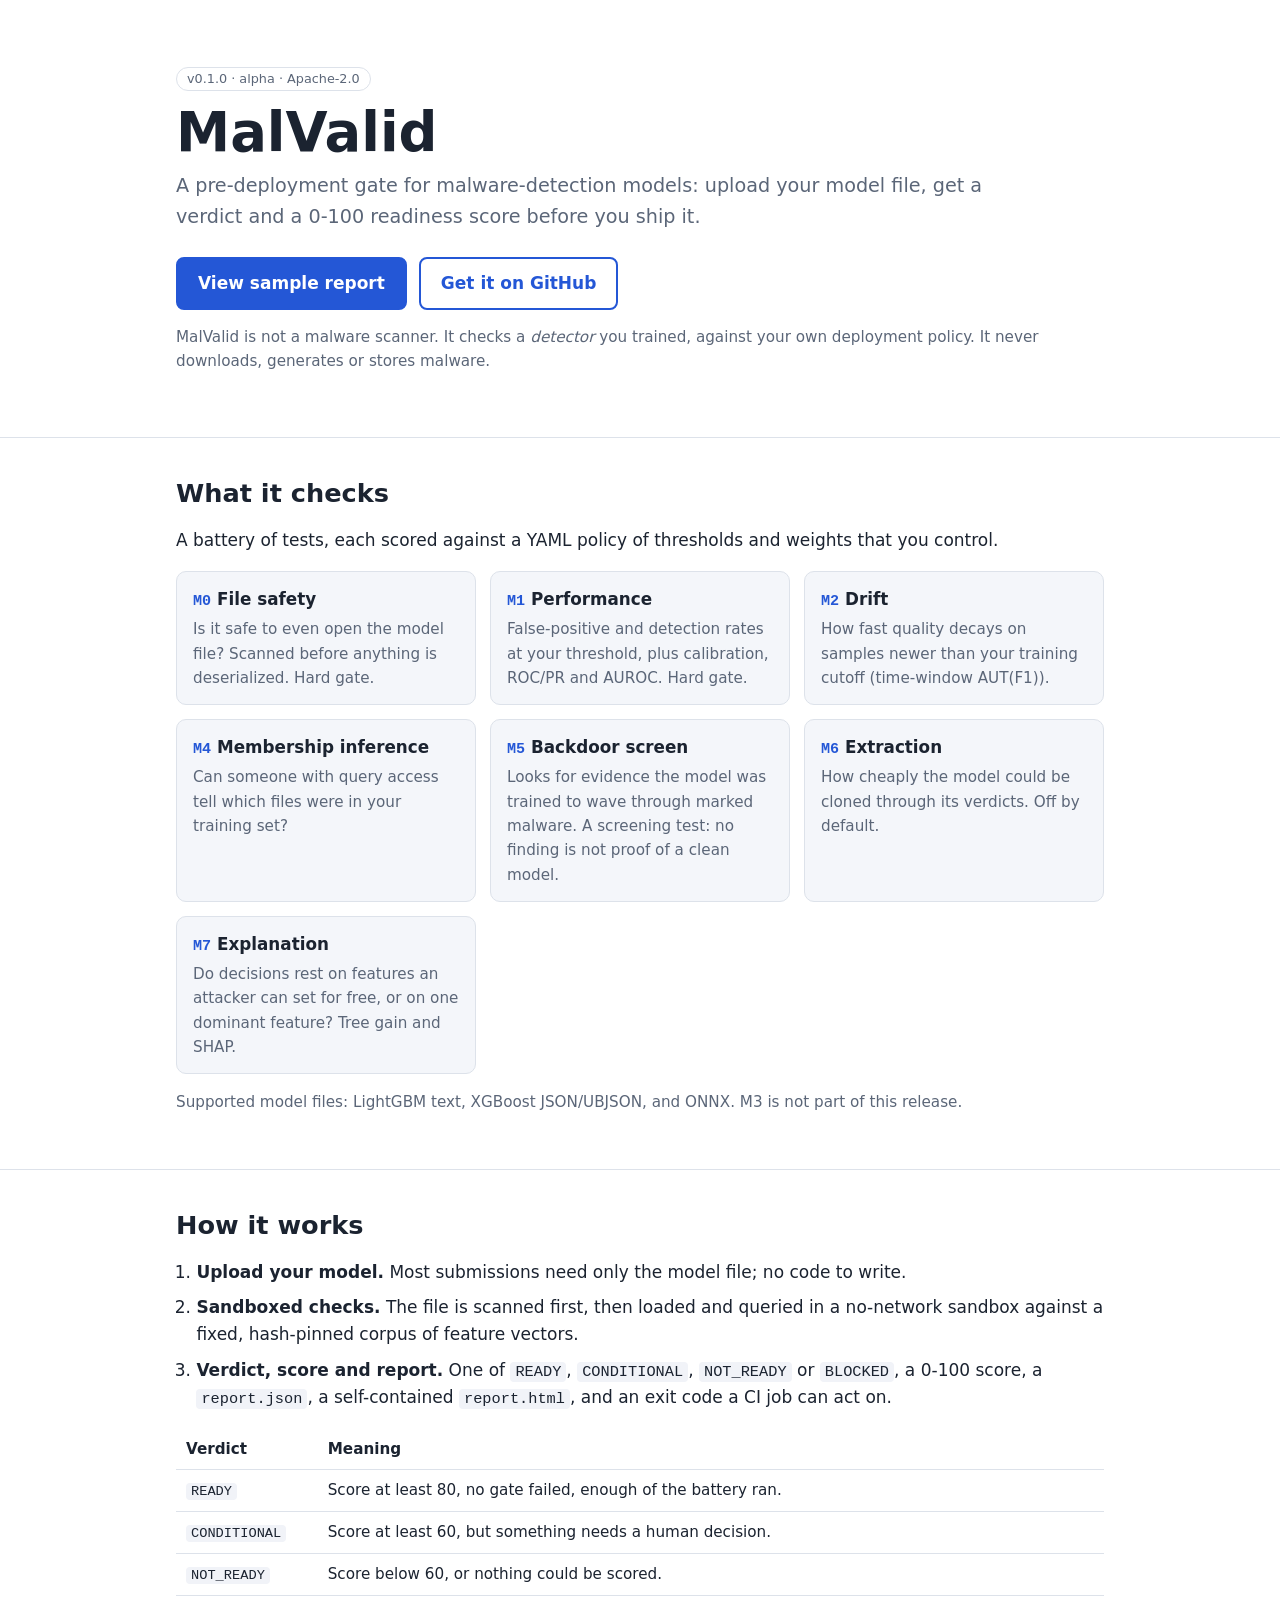
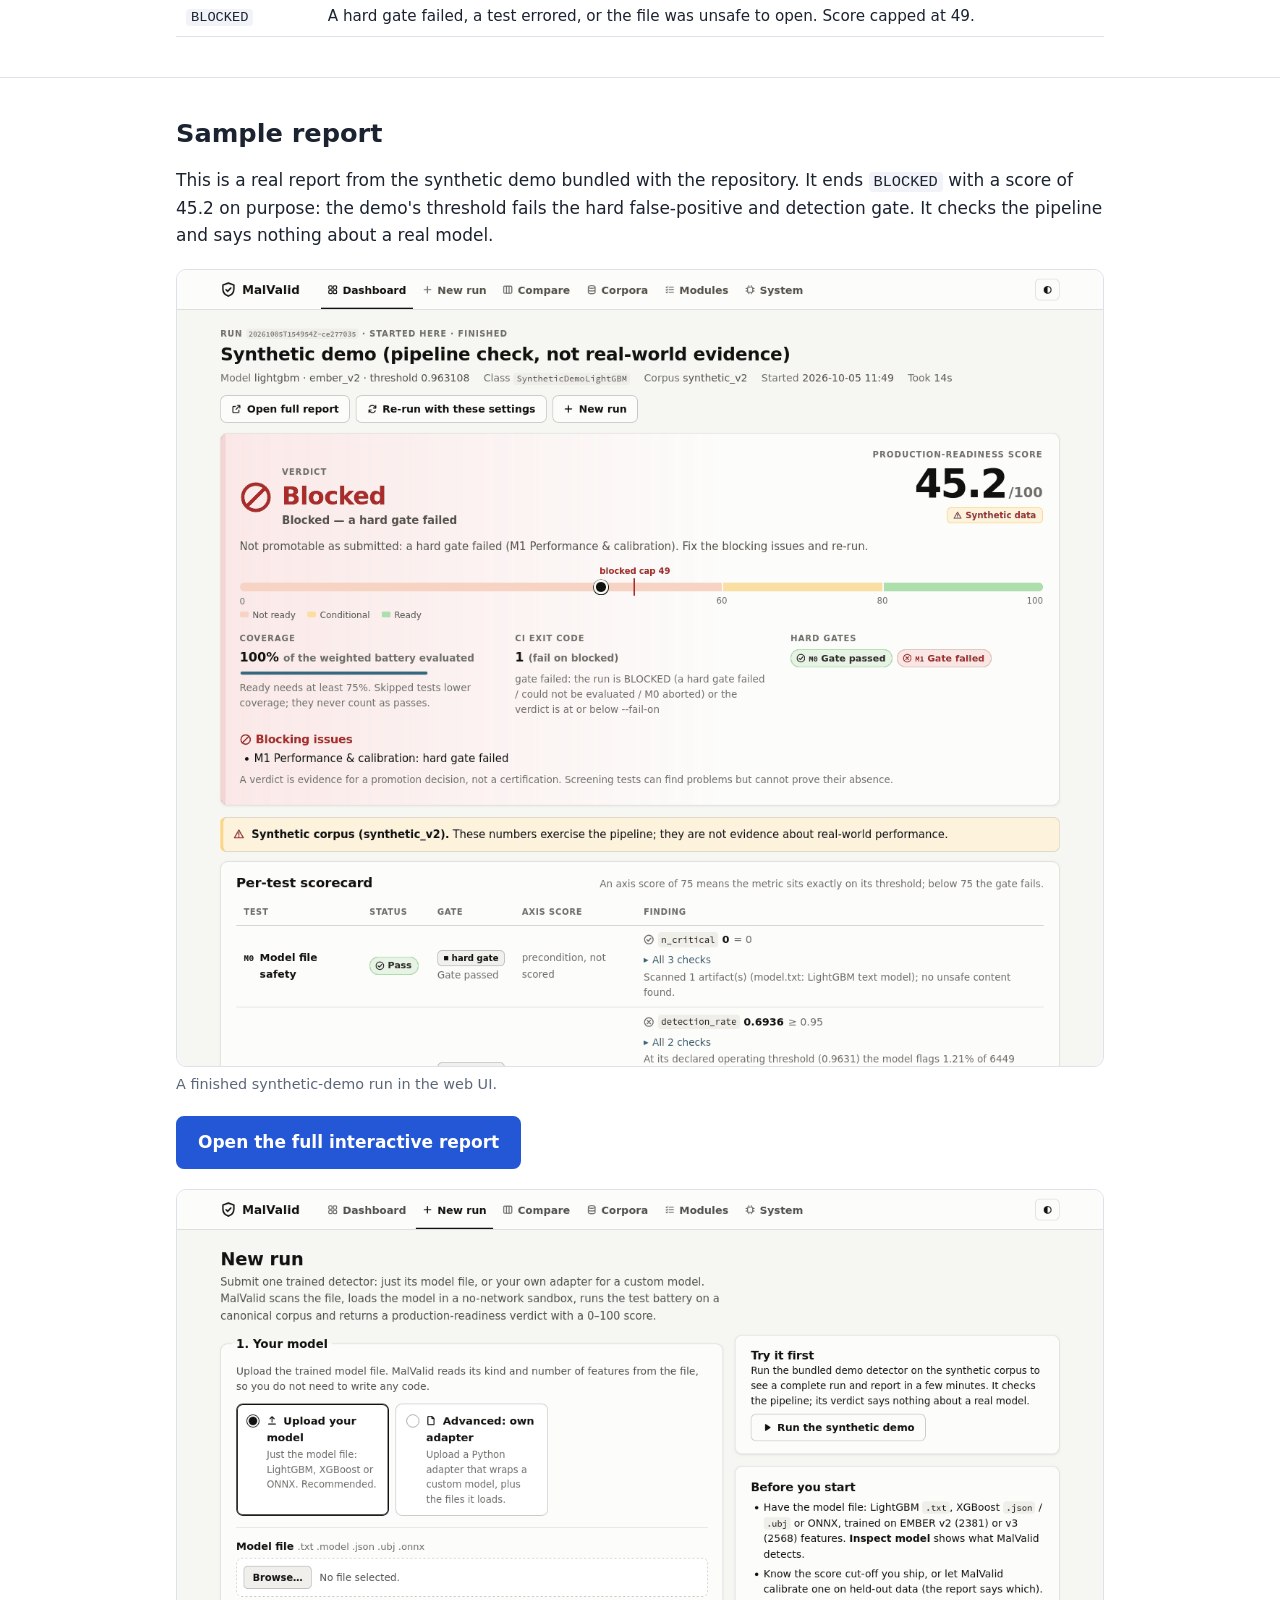
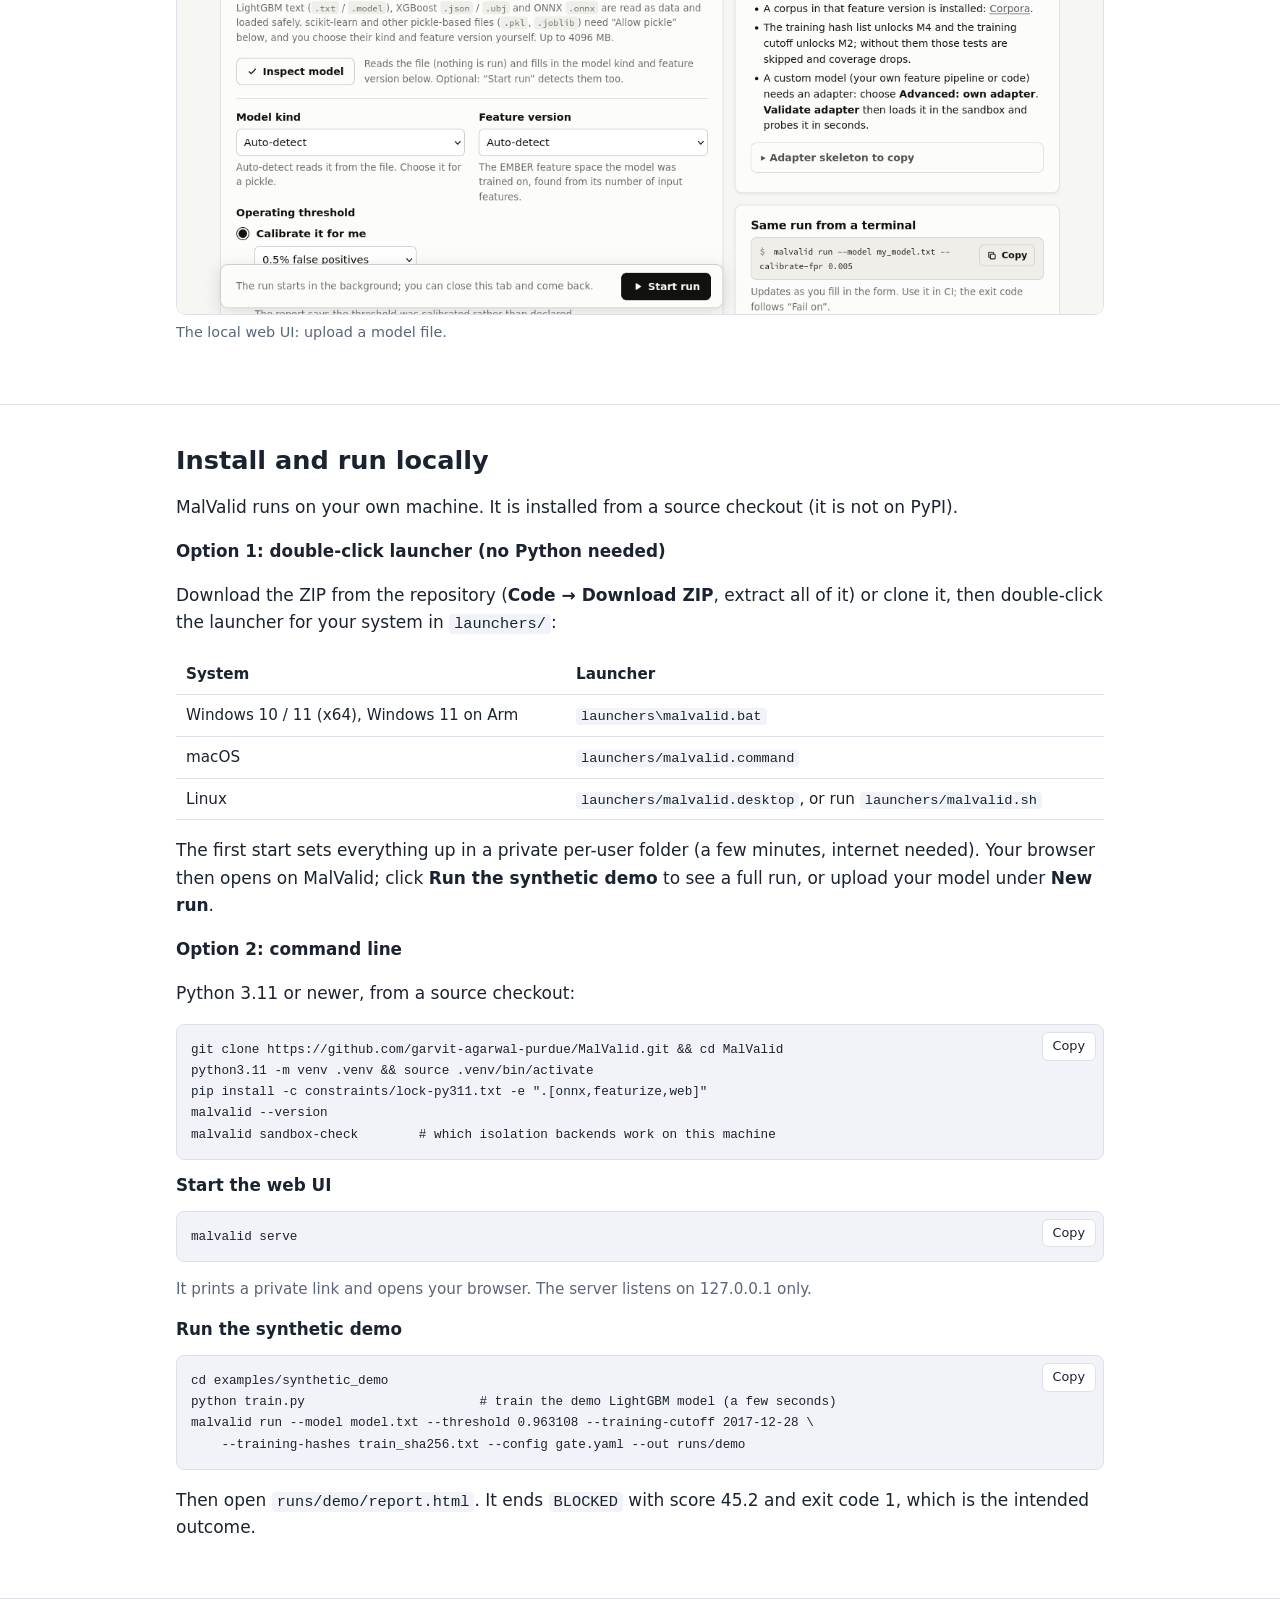
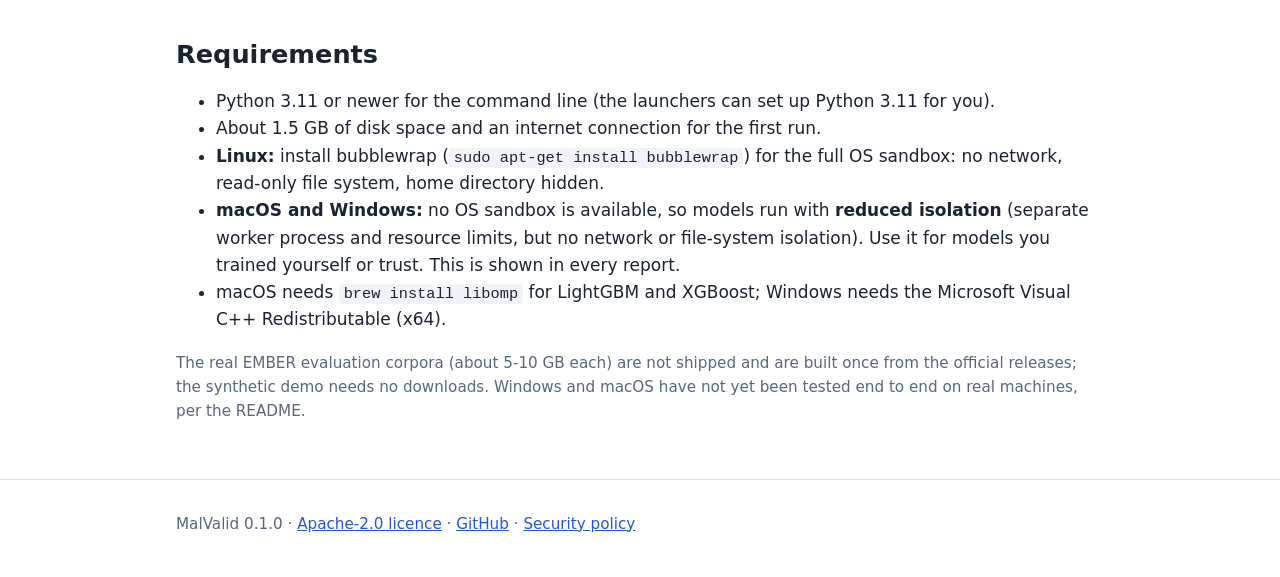
<file: site/index.html>
<!doctype html>
<html lang="en">
<head>
<meta charset="utf-8">
<meta name="viewport" content="width=device-width, initial-scale=1">
<title>MalValid: a pre-deployment gate for malware-detection models</title>
<meta name="description" content="MalValid checks a trained malware-detection model before you ship it. Upload the model file, get a READY / CONDITIONAL / NOT_READY / BLOCKED verdict, a 0-100 score and a self-contained report. Free, open source, runs locally.">
<meta property="og:type" content="website">
<meta property="og:title" content="MalValid: a pre-deployment gate for malware-detection models">
<meta property="og:description" content="Upload your model file, get a verdict and a 0-100 readiness score before you ship it. Click through a real sample report.">
<meta property="og:url" content="https://garvit-agarwal-purdue.github.io/MalValid/">
<meta property="og:image" content="https://garvit-agarwal-purdue.github.io/MalValid/assets/demo-report.png">
<meta name="twitter:card" content="summary_large_image">
<link rel="stylesheet" href="style.css">
</head>
<body>
<header class="hero"><div class="wrap">
  <span class="badge">v0.1.0 &middot; alpha &middot; Apache-2.0</span>
  <h1>MalValid</h1>
  <p class="lead">A pre-deployment gate for malware-detection models: upload your model file, get a verdict and a 0-100 readiness score before you ship it.</p>
  <div class="btns">
    <a class="btn primary" href="demo/report.html">View sample report</a>
    <a class="btn" href="https://github.com/garvit-agarwal-purdue/MalValid">Get it on GitHub</a>
  </div>
  <p class="note">MalValid is not a malware scanner. It checks a <em>detector</em> you trained, against your own deployment policy. It never downloads, generates or stores malware.</p>
</div></header>

<section id="checks"><div class="wrap">
  <h2>What it checks</h2>
  <p>A battery of tests, each scored against a YAML policy of thresholds and weights that you control.</p>
  <div class="grid">
    <div class="card"><h3><code class="id">M0</code> File safety</h3><p>Is it safe to even open the model file? Scanned before anything is deserialized. Hard gate.</p></div>
    <div class="card"><h3><code class="id">M1</code> Performance</h3><p>False-positive and detection rates at your threshold, plus calibration, ROC/PR and AUROC. Hard gate.</p></div>
    <div class="card"><h3><code class="id">M2</code> Drift</h3><p>How fast quality decays on samples newer than your training cutoff (time-window AUT(F1)).</p></div>
    <div class="card"><h3><code class="id">M4</code> Membership inference</h3><p>Can someone with query access tell which files were in your training set?</p></div>
    <div class="card"><h3><code class="id">M5</code> Backdoor screen</h3><p>Looks for evidence the model was trained to wave through marked malware. A screening test: no finding is not proof of a clean model.</p></div>
    <div class="card"><h3><code class="id">M6</code> Extraction</h3><p>How cheaply the model could be cloned through its verdicts. Off by default.</p></div>
    <div class="card"><h3><code class="id">M7</code> Explanation</h3><p>Do decisions rest on features an attacker can set for free, or on one dominant feature? Tree gain and SHAP.</p></div>
  </div>
  <p class="note">Supported model files: LightGBM text, XGBoost JSON/UBJSON, and ONNX. M3 is not part of this release.</p>
</div></section>

<section id="how"><div class="wrap">
  <h2>How it works</h2>
  <ol class="steps">
    <li><strong>Upload your model.</strong> Most submissions need only the model file; no code to write.</li>
    <li><strong>Sandboxed checks.</strong> The file is scanned first, then loaded and queried in a no-network sandbox against a fixed, hash-pinned corpus of feature vectors.</li>
    <li><strong>Verdict, score and report.</strong> One of <code>READY</code>, <code>CONDITIONAL</code>, <code>NOT_READY</code> or <code>BLOCKED</code>, a 0-100 score, a <code>report.json</code>, a self-contained <code>report.html</code>, and an exit code a CI job can act on.</li>
  </ol>
  <div class="tablewrap"><table>
    <tr><th>Verdict</th><th>Meaning</th></tr>
    <tr><td><code>READY</code></td><td>Score at least 80, no gate failed, enough of the battery ran.</td></tr>
    <tr><td><code>CONDITIONAL</code></td><td>Score at least 60, but something needs a human decision.</td></tr>
    <tr><td><code>NOT_READY</code></td><td>Score below 60, or nothing could be scored.</td></tr>
    <tr><td><code>BLOCKED</code></td><td>A hard gate failed, a test errored, or the file was unsafe to open. Score capped at 49.</td></tr>
  </table></div>
</div></section>

<section id="sample"><div class="wrap">
  <h2>Sample report</h2>
  <p>This is a real report from the synthetic demo bundled with the repository. It ends <code>BLOCKED</code> with a score of 45.2 on purpose: the demo's threshold fails the hard false-positive and detection gate. It checks the pipeline and says nothing about a real model.</p>
  <figure>
    <a href="demo/report.html"><img src="assets/demo-report.png" alt="A finished synthetic-demo run in the MalValid web UI, showing a BLOCKED verdict and score" loading="lazy"></a>
    <figcaption>A finished synthetic-demo run in the web UI.</figcaption>
  </figure>
  <p><a class="btn primary" href="demo/report.html">Open the full interactive report</a></p>
  <figure>
    <img src="assets/upload-page.png" alt="The MalValid web UI upload page" loading="lazy">
    <figcaption>The local web UI: upload a model file.</figcaption>
  </figure>
</div></section>

<section id="install"><div class="wrap">
  <h2>Install and run locally</h2>
  <p>MalValid runs on your own machine. It is installed from a source checkout (it is not on PyPI).</p>

  <h3>Option 1: double-click launcher (no Python needed)</h3>
  <p>Download the ZIP from the repository (<strong>Code &rarr; Download ZIP</strong>, extract all of it) or clone it, then double-click the launcher for your system in <code>launchers/</code>:</p>
  <div class="tablewrap"><table>
    <tr><th>System</th><th>Launcher</th></tr>
    <tr><td>Windows 10 / 11 (x64), Windows 11 on Arm</td><td><code>launchers\malvalid.bat</code></td></tr>
    <tr><td>macOS</td><td><code>launchers/malvalid.command</code></td></tr>
    <tr><td>Linux</td><td><code>launchers/malvalid.desktop</code>, or run <code>launchers/malvalid.sh</code></td></tr>
  </table></div>
  <p>The first start sets everything up in a private per-user folder (a few minutes, internet needed). Your browser then opens on MalValid; click <strong>Run the synthetic demo</strong> to see a full run, or upload your model under <strong>New run</strong>.</p>

  <h3>Option 2: command line</h3>
  <p>Python 3.11 or newer, from a source checkout:</p>
  <div class="code"><pre><code>git clone https://github.com/garvit-agarwal-purdue/MalValid.git &amp;&amp; cd MalValid
python3.11 -m venv .venv &amp;&amp; source .venv/bin/activate
pip install -c constraints/lock-py311.txt -e ".[onnx,featurize,web]"
malvalid --version
malvalid sandbox-check        # which isolation backends work on this machine</code></pre></div>

  <h3>Start the web UI</h3>
  <div class="code"><pre><code>malvalid serve</code></pre></div>
  <p class="note">It prints a private link and opens your browser. The server listens on 127.0.0.1 only.</p>

  <h3>Run the synthetic demo</h3>
  <div class="code"><pre><code>cd examples/synthetic_demo
python train.py                       # train the demo LightGBM model (a few seconds)
malvalid run --model model.txt --threshold 0.963108 --training-cutoff 2017-12-28 \
    --training-hashes train_sha256.txt --config gate.yaml --out runs/demo</code></pre></div>
  <p>Then open <code>runs/demo/report.html</code>. It ends <code>BLOCKED</code> with score 45.2 and exit code 1, which is the intended outcome.</p>
</div></section>

<section id="requirements"><div class="wrap">
  <h2>Requirements</h2>
  <ul>
    <li>Python 3.11 or newer for the command line (the launchers can set up Python 3.11 for you).</li>
    <li>About 1.5 GB of disk space and an internet connection for the first run.</li>
    <li><strong>Linux:</strong> install bubblewrap (<code>sudo apt-get install bubblewrap</code>) for the full OS sandbox: no network, read-only file system, home directory hidden.</li>
    <li><strong>macOS and Windows:</strong> no OS sandbox is available, so models run with <strong>reduced isolation</strong> (separate worker process and resource limits, but no network or file-system isolation). Use it for models you trained yourself or trust. This is shown in every report.</li>
    <li>macOS needs <code>brew install libomp</code> for LightGBM and XGBoost; Windows needs the Microsoft Visual C++ Redistributable (x64).</li>
  </ul>
  <p class="note">The real EMBER evaluation corpora (about 5-10 GB each) are not shipped and are built once from the official releases; the synthetic demo needs no downloads. Windows and macOS have not yet been tested end to end on real machines, per the README.</p>
</div></section>

<footer><div class="wrap">
  MalValid 0.1.0 &middot; <a href="https://github.com/garvit-agarwal-purdue/MalValid/blob/main/LICENSE">Apache-2.0 licence</a> &middot;
  <a href="https://github.com/garvit-agarwal-purdue/MalValid">GitHub</a> &middot;
  <a href="https://github.com/garvit-agarwal-purdue/MalValid/blob/main/SECURITY.md">Security policy</a>
</div></footer>
<script>
document.querySelectorAll('.code').forEach(function(b){
  var btn=document.createElement('button');btn.type='button';btn.className='copy';btn.textContent='Copy';
  btn.addEventListener('click',function(){
    var t=b.querySelector('pre').innerText;
    var done=function(){btn.textContent='Copied';setTimeout(function(){btn.textContent='Copy'},1500)};
    if(navigator.clipboard&&navigator.clipboard.writeText){navigator.clipboard.writeText(t).then(done,function(){})}
  });
  b.appendChild(btn);
});
</script>
</body>
</html>
</file>
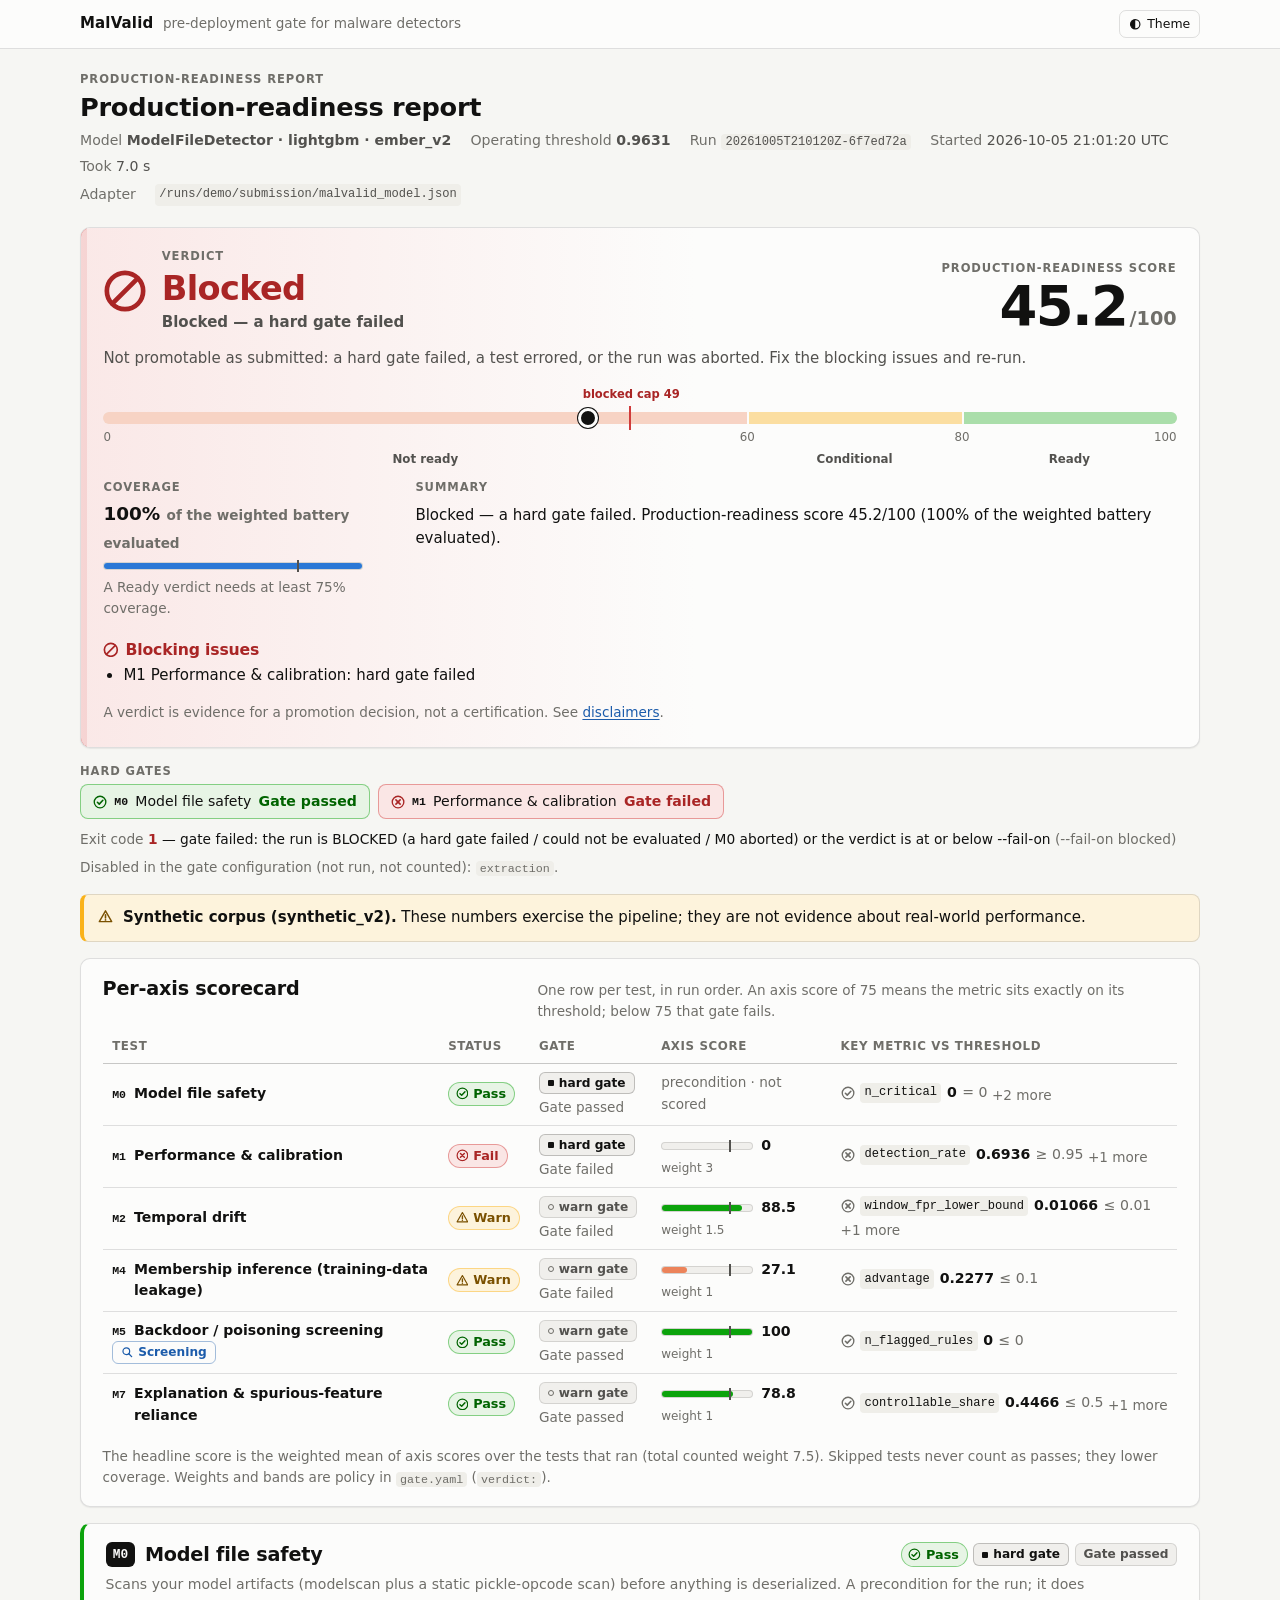
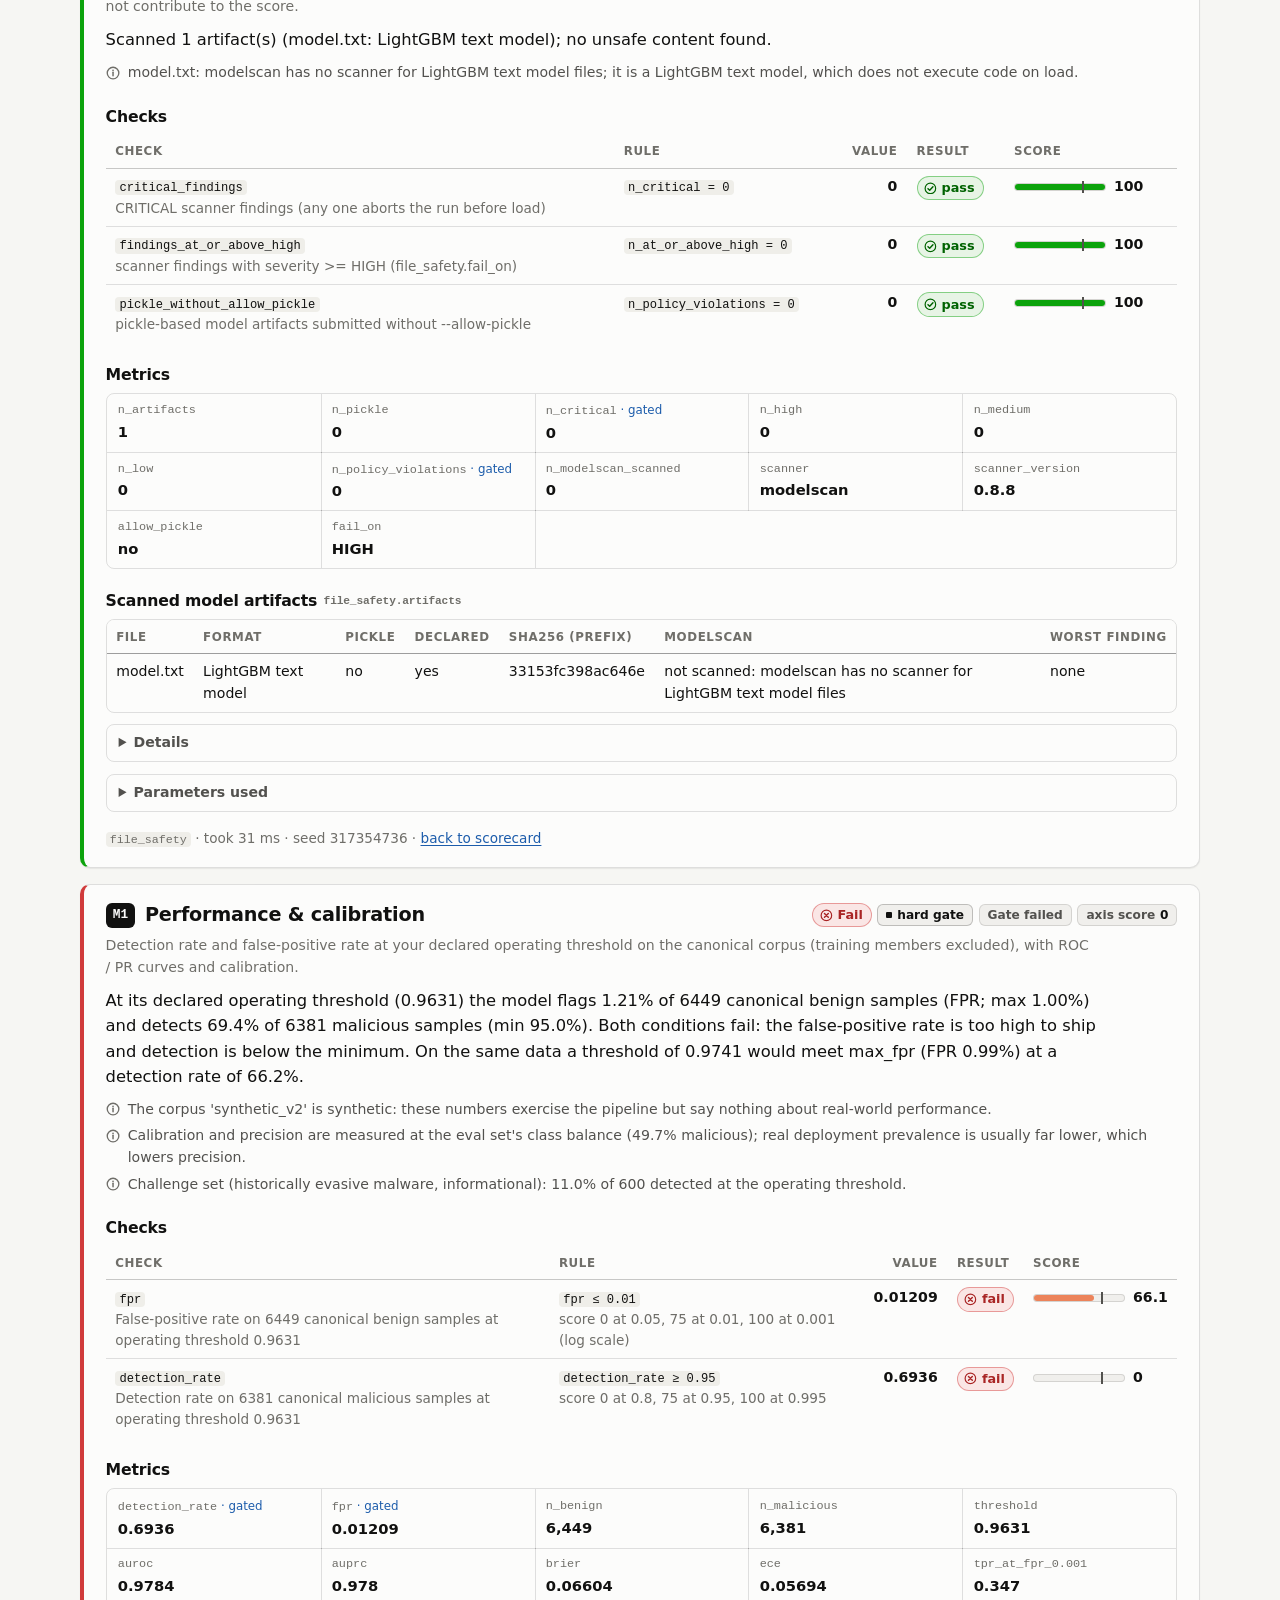
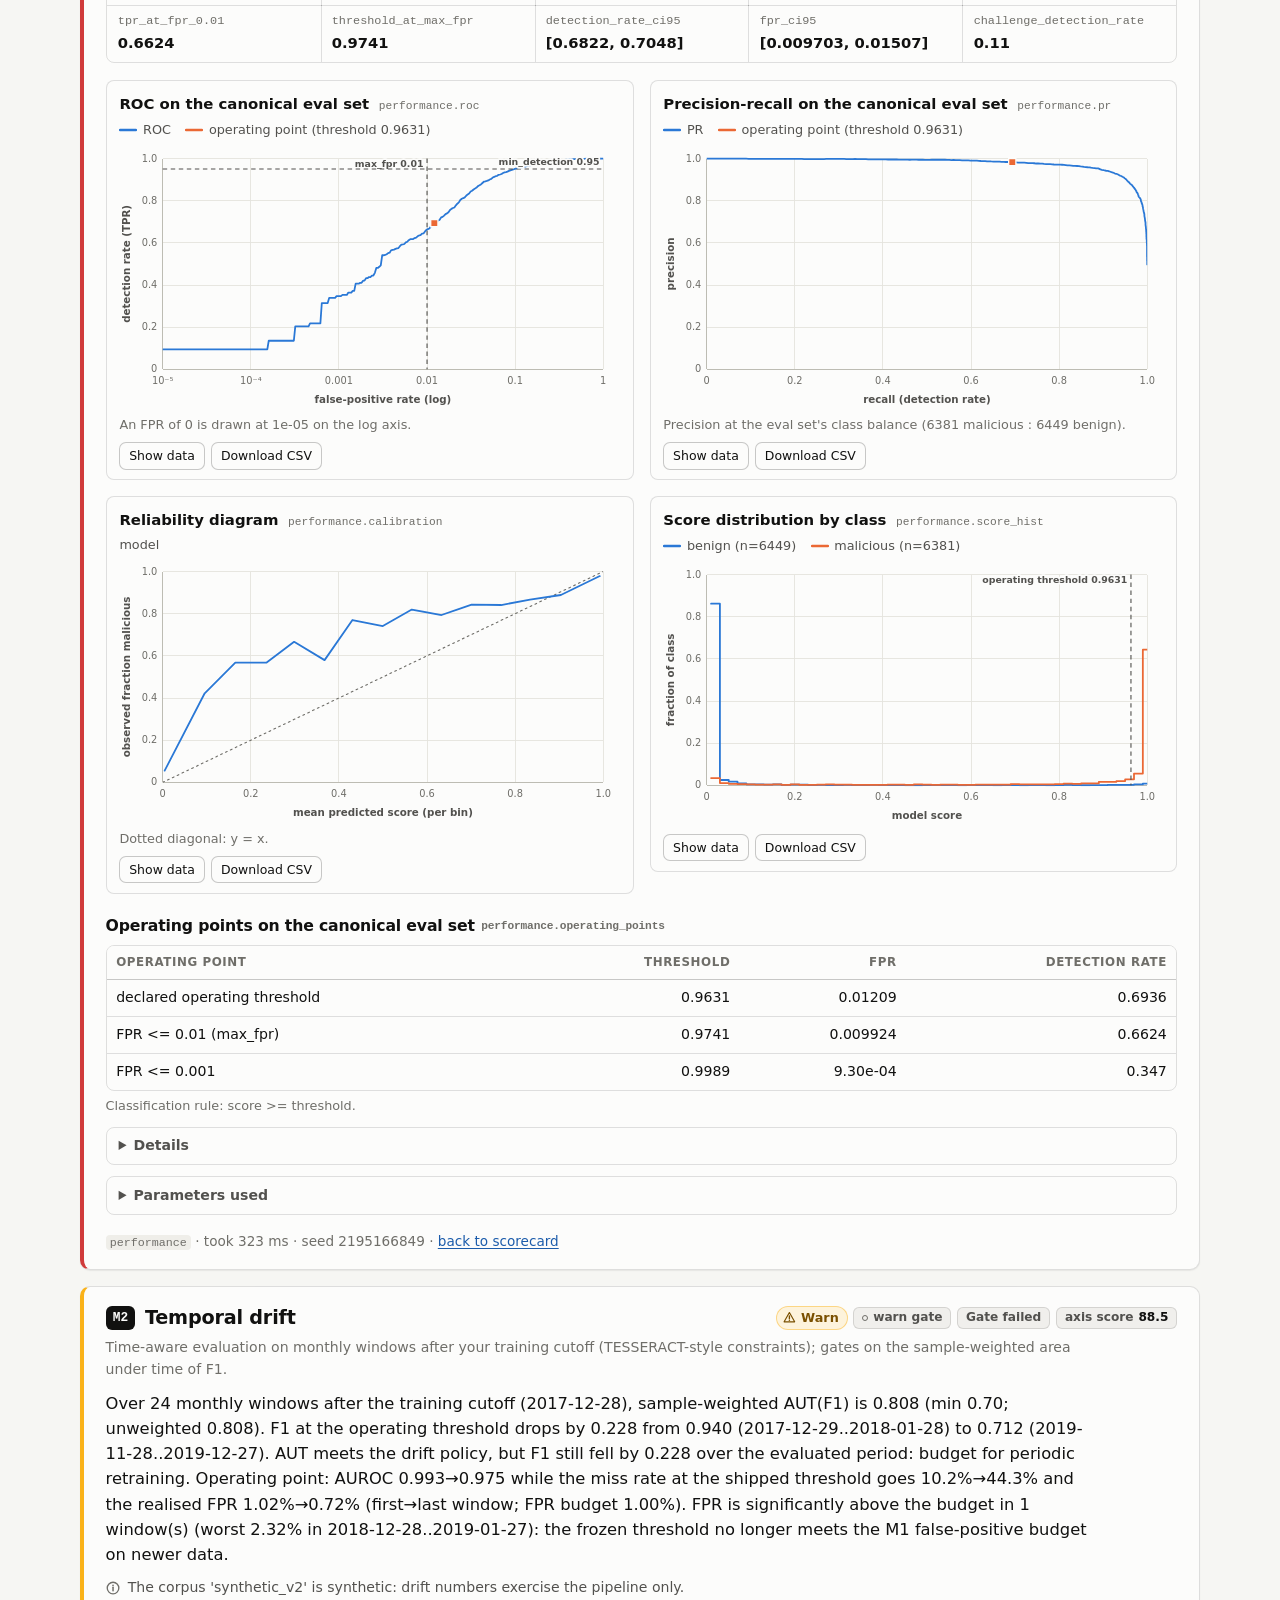
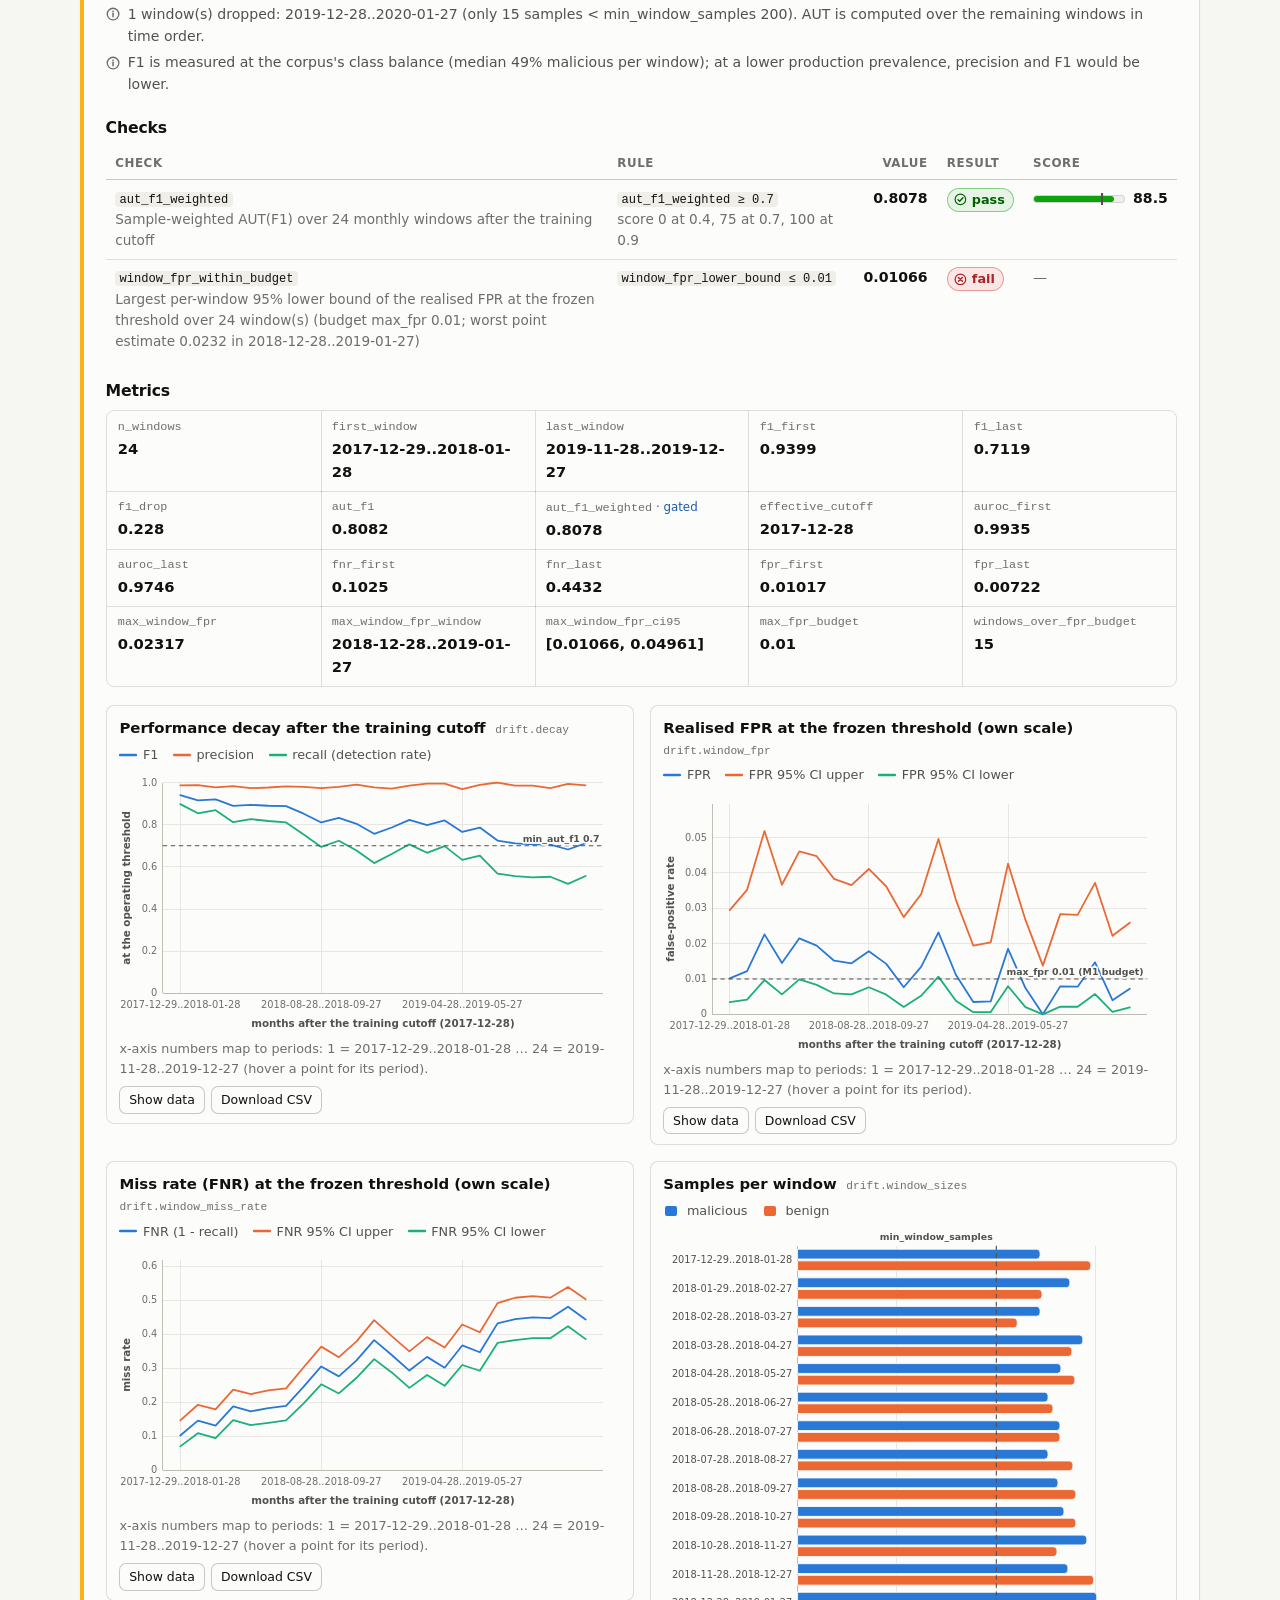
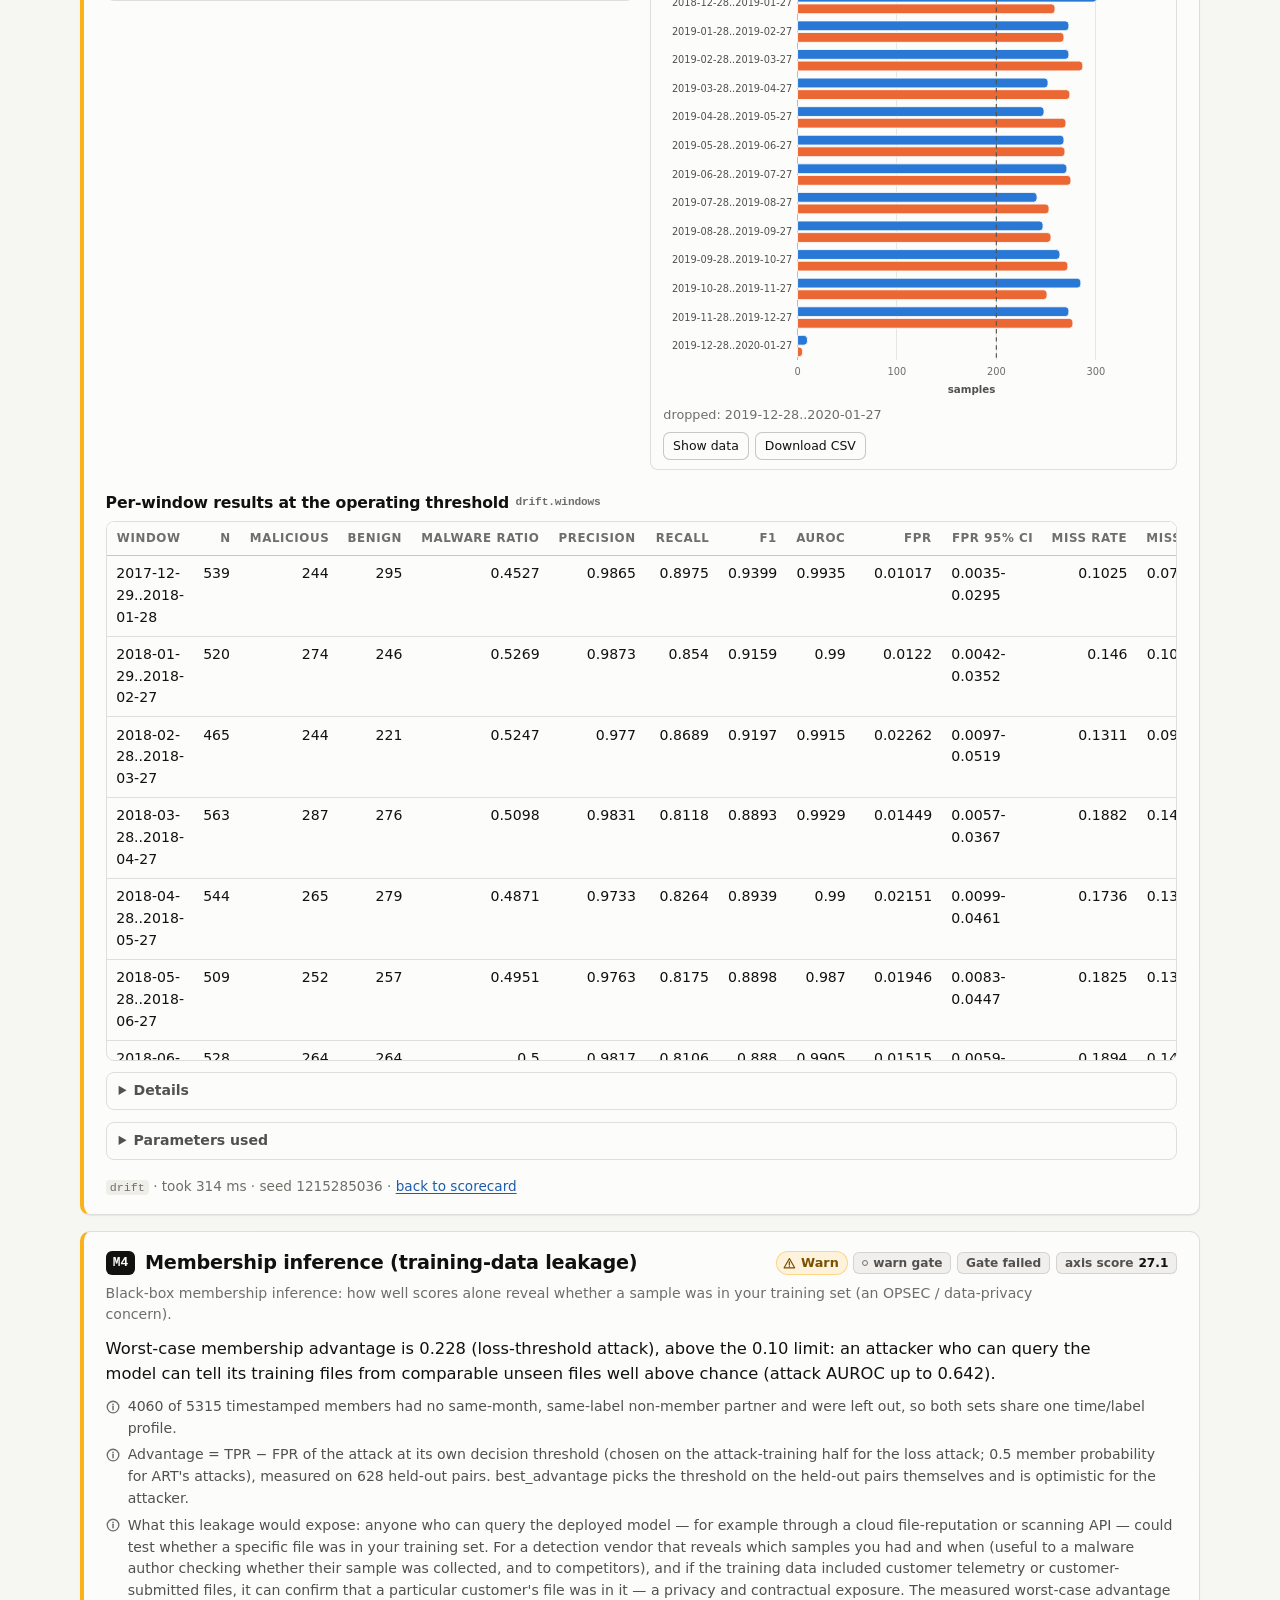
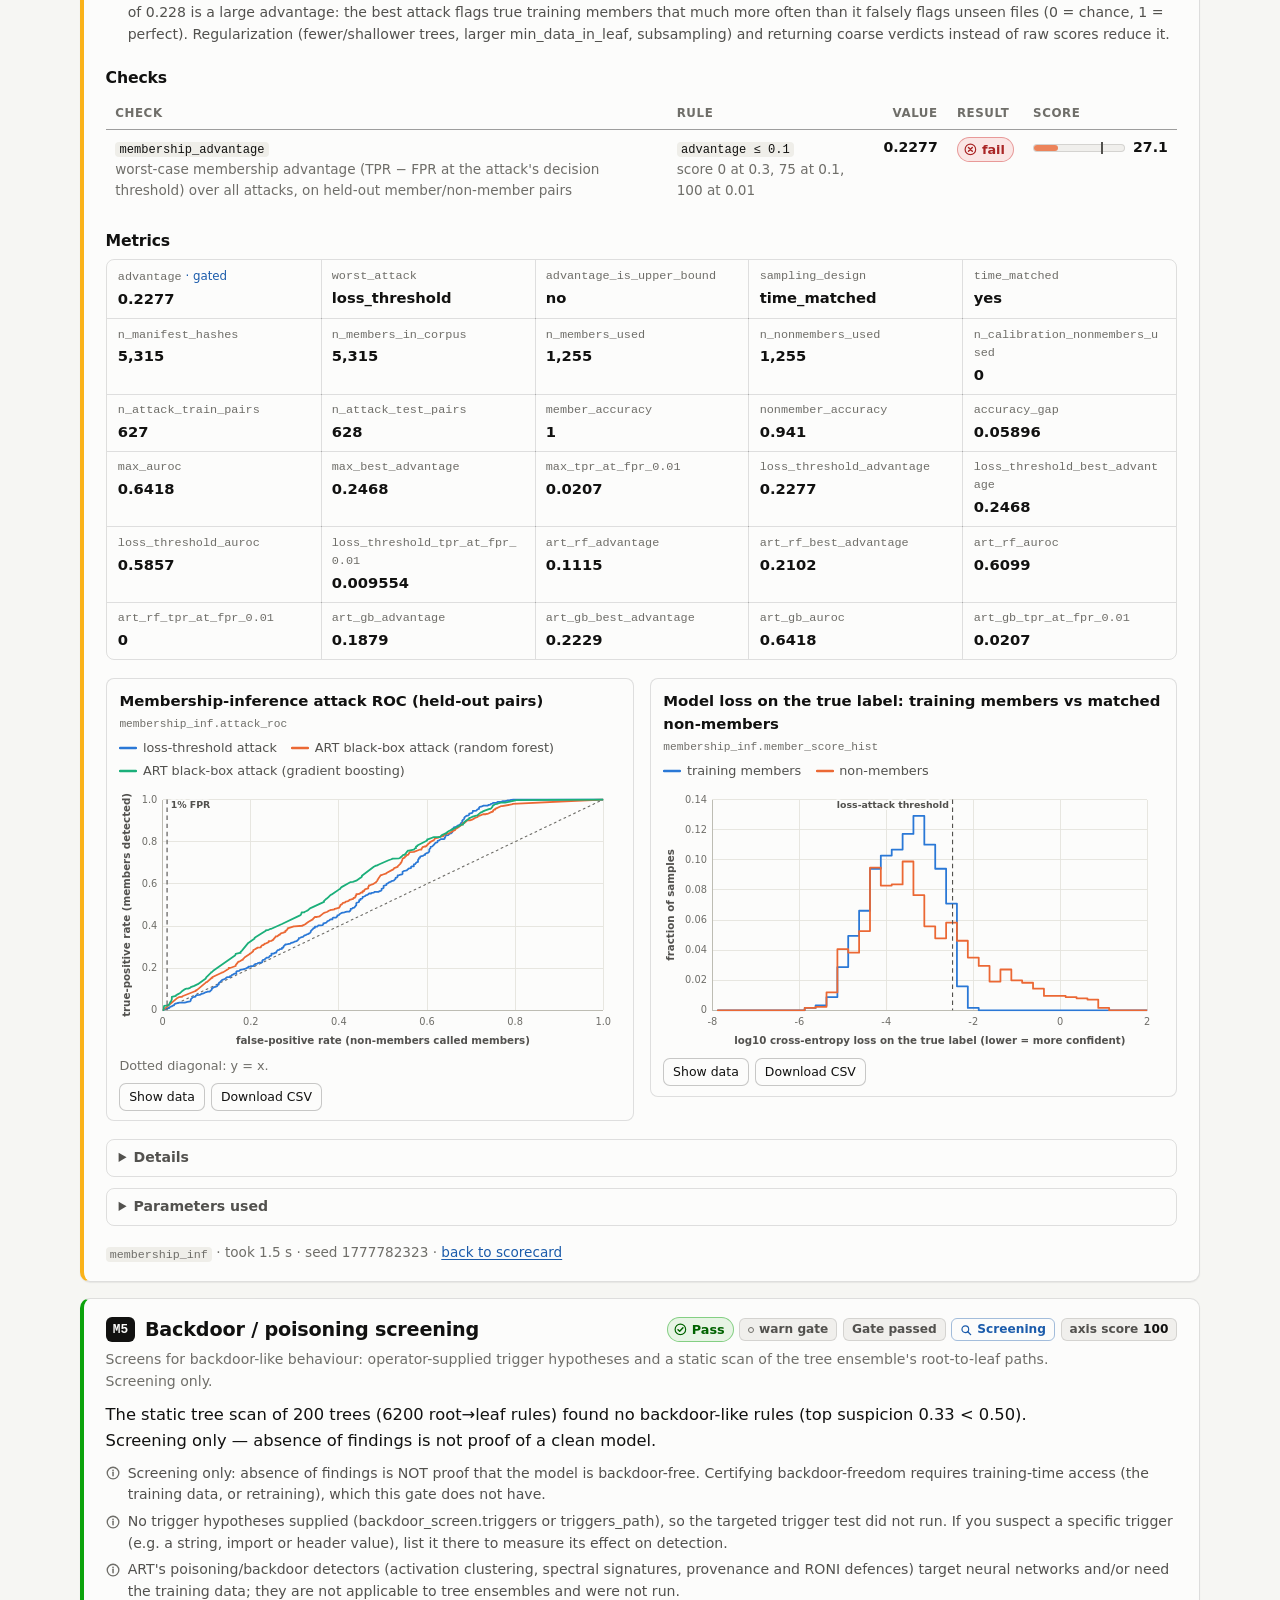
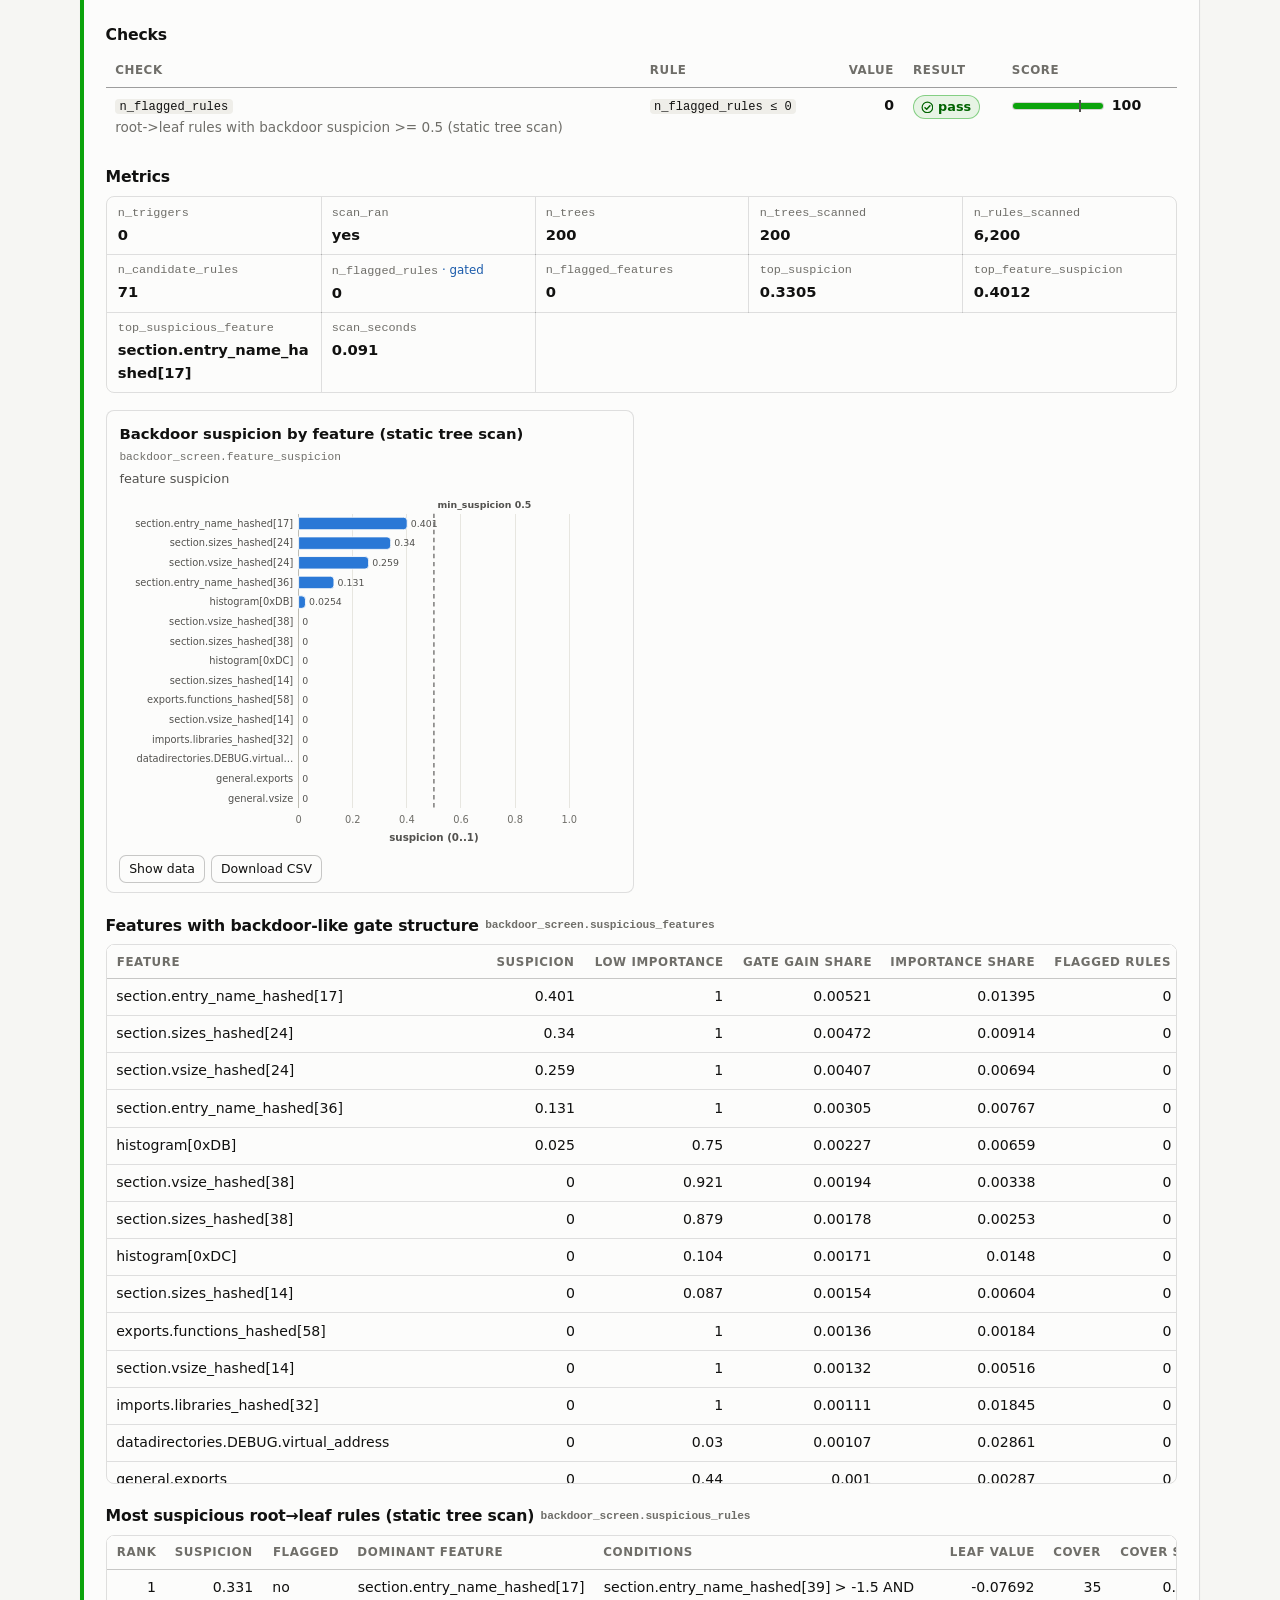
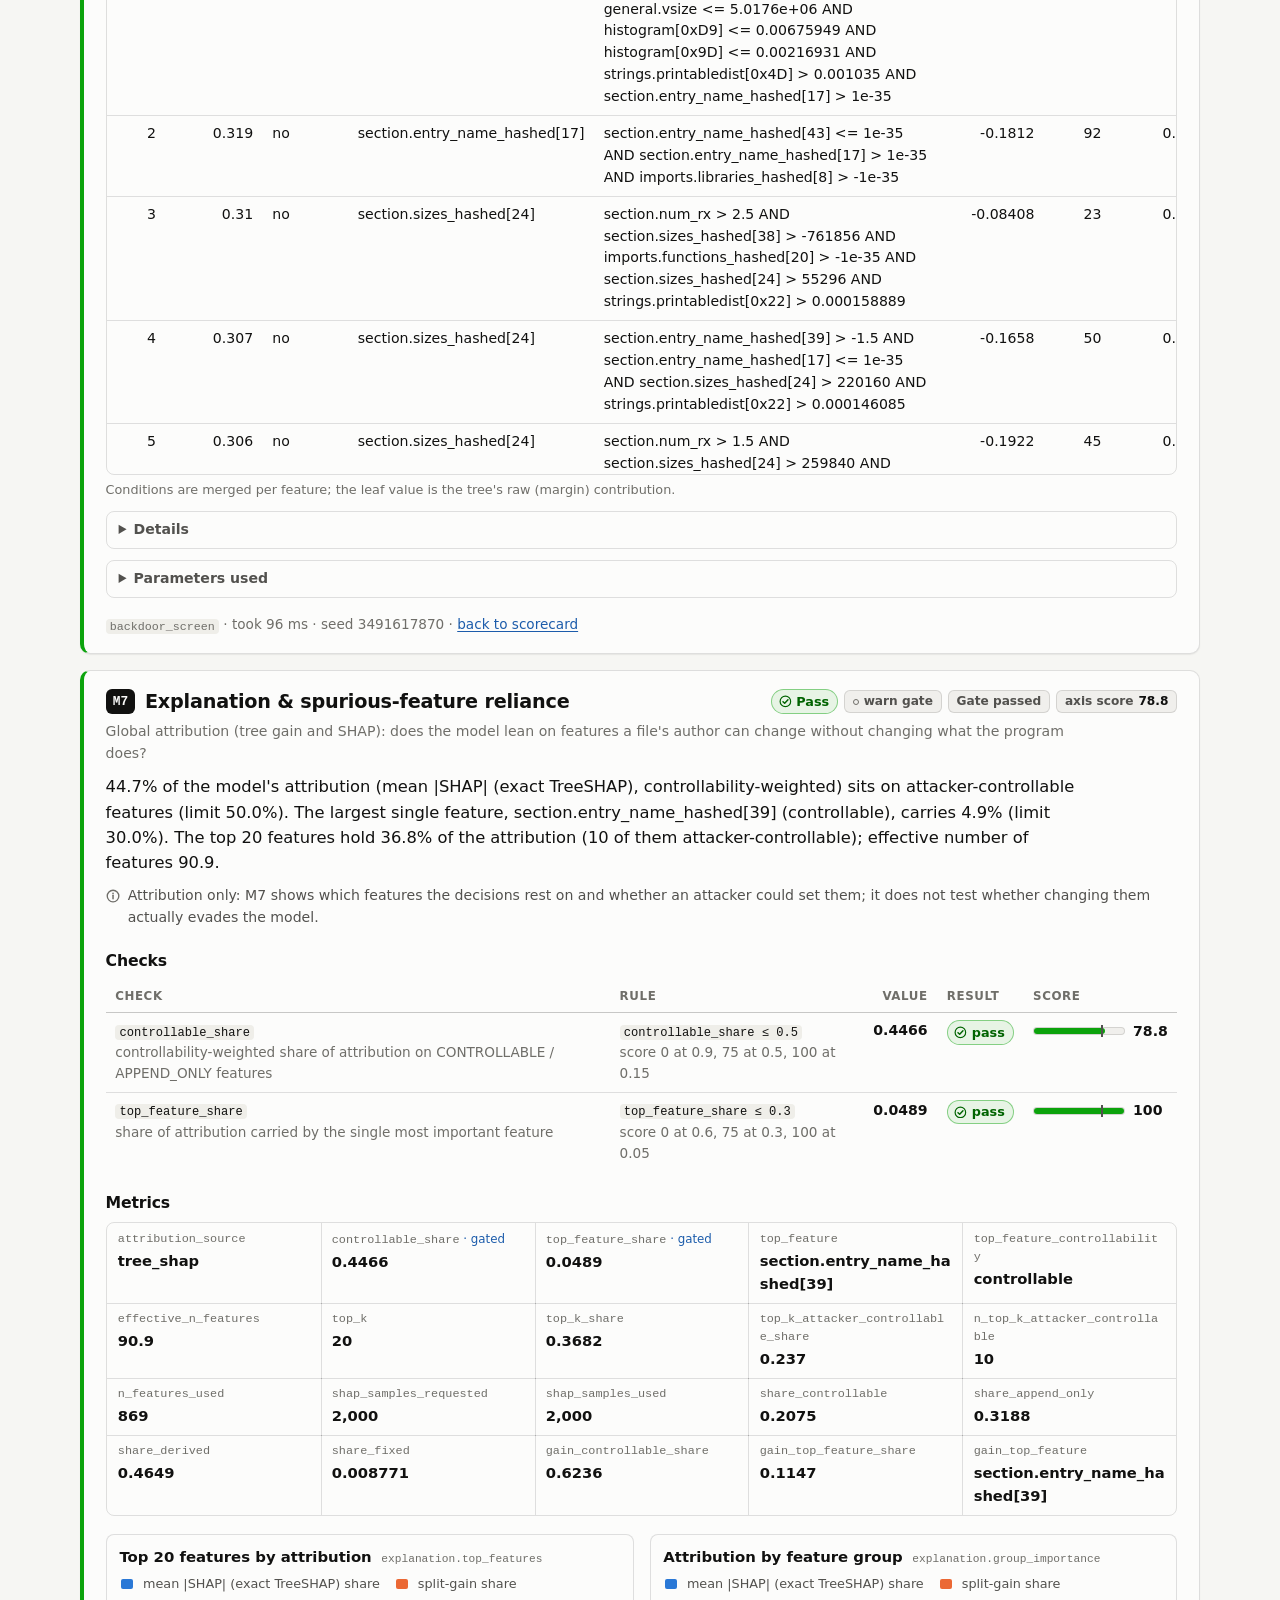
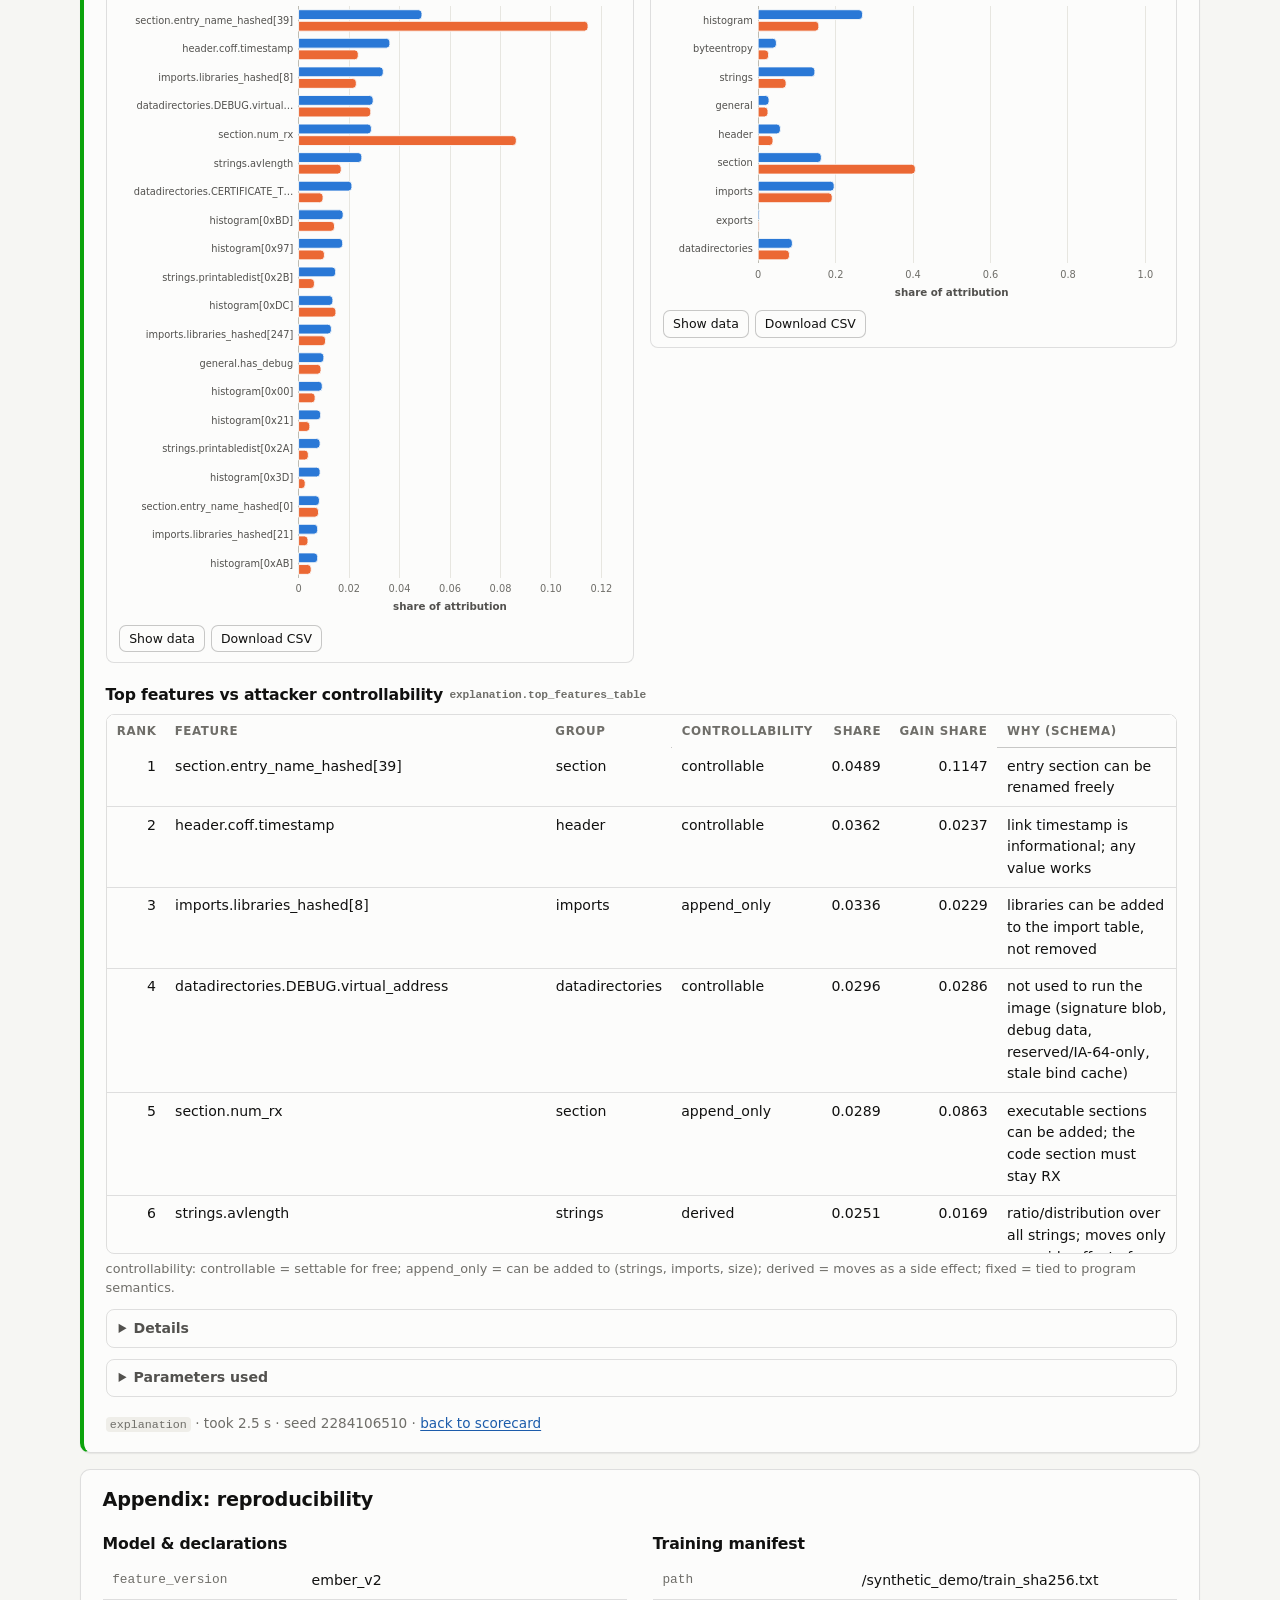
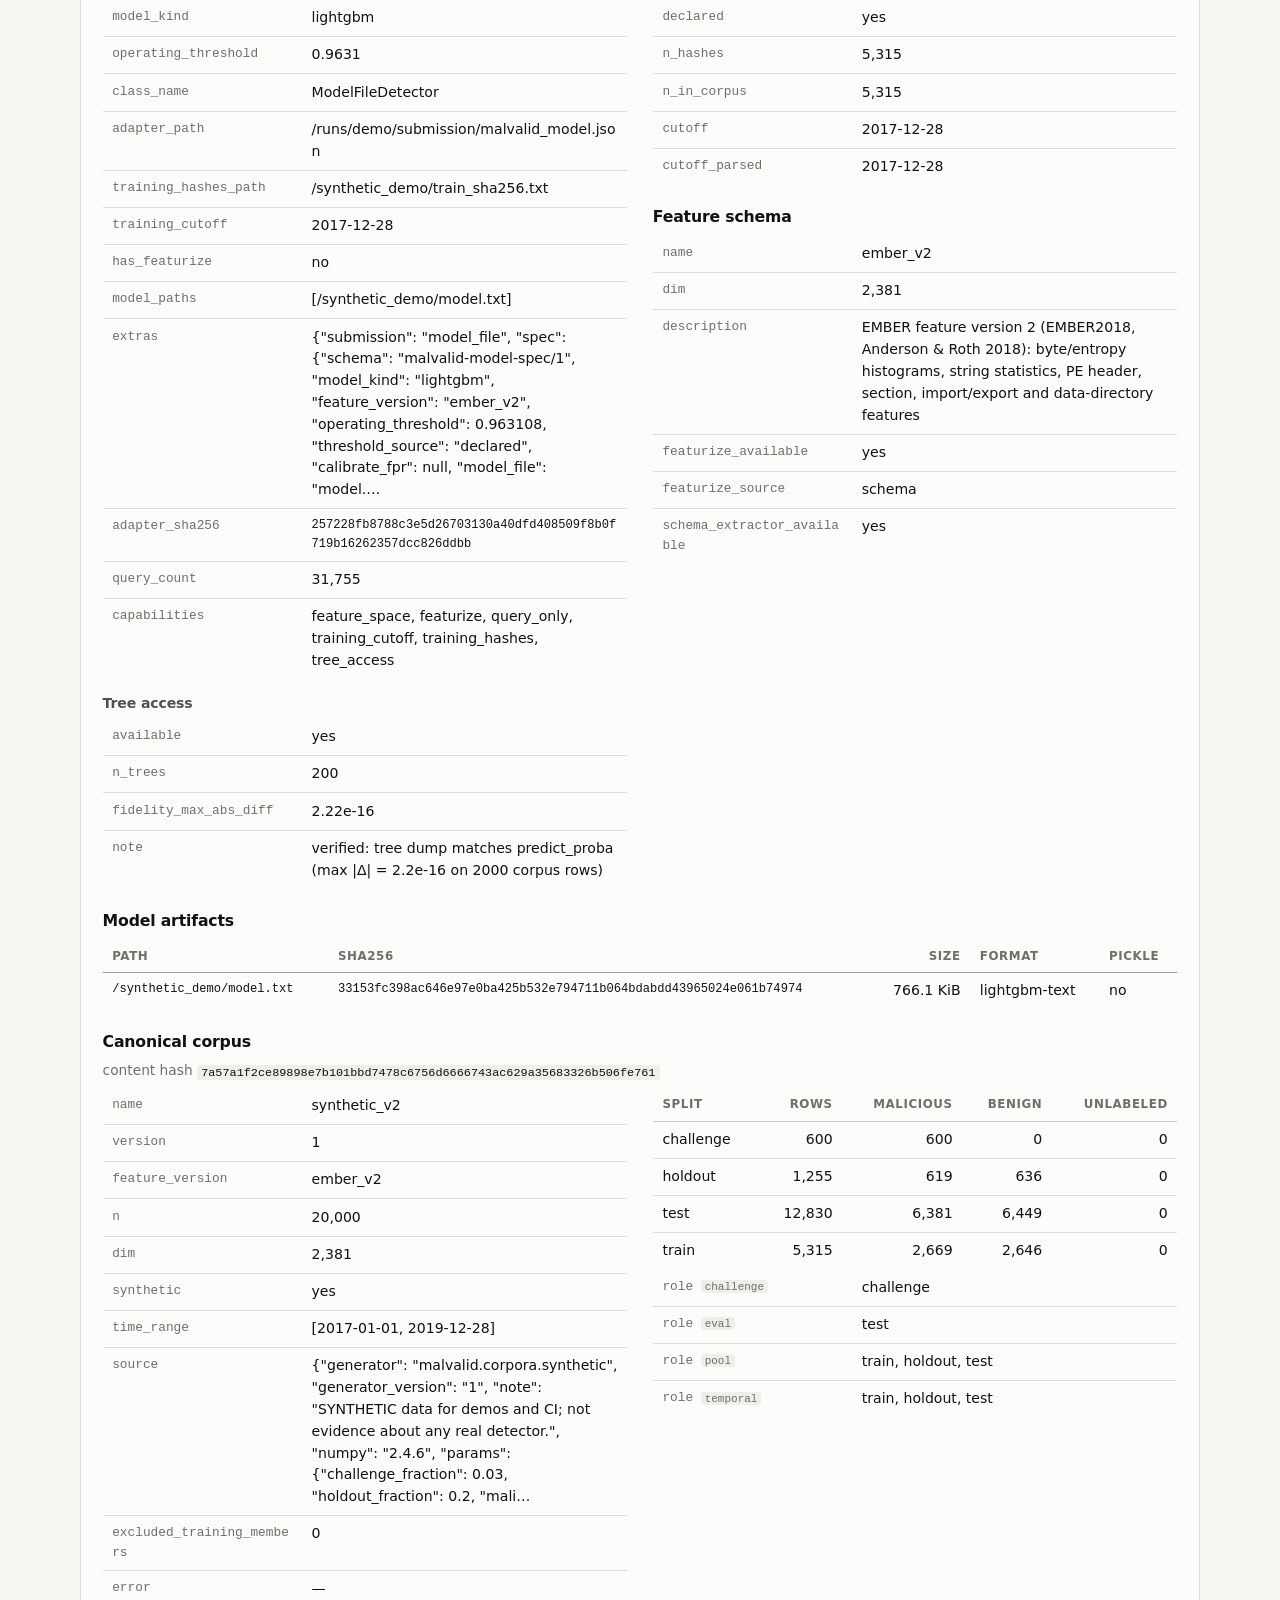
<file: site/demo/report.html>
<!doctype html>
<html lang="en">
<head>
<meta charset="utf-8">
<meta name="viewport" content="width=device-width, initial-scale=1">
<meta http-equiv="Content-Security-Policy" content="default-src 'none'; img-src data:; style-src 'unsafe-inline'; script-src 'sha256-b8Y/a3snBsTnCMqM733mvfsWGvvrGKxc1indQvbdqiA='; base-uri 'none'; form-action 'none'">
<meta name="color-scheme" content="light dark">
<meta name="generator" content="MalValid 0.1.0">
<title>Blocked 45.2/100 · Production-readiness report · MalValid</title>
<style>/* malvalid HTML report. Self-contained: no fonts, images or other files are fetched.
   Status is always color + icon + text; chart series use a CVD-validated categorical order. */

:root {
  color-scheme: light;
  --page: #f6f6f3;
  --surface: #fcfcfb;
  --surface-2: #f0efec;
  --ink: #111110;
  --ink-2: #52514e;
  --ink-3: #6f6e69;
  --grid: #e5e4de;
  --axis: #b9b8ae;
  --line: rgba(11, 11, 11, 0.12);
  --line-strong: rgba(11, 11, 11, 0.22);
  --link: #1c5cab;
  --focus: #2a78d6;
  --code-bg: #efeee9;

  /* status: fill (marks, stripes), ink (text on the page), wash (tinted backgrounds) */
  --good: #0ca30c;      --good-ink: #006300;     --good-wash: #e7f4e5;
  --warning: #fab219;   --warning-ink: #7a5000;  --warning-wash: #fdf3dc;
  --serious: #ec835a;   --serious-ink: #a4401a;  --serious-wash: #fcebe3;
  --critical: #d03b3b;  --critical-ink: #a92525; --critical-wash: #fae6e5;
  --neutral: #898781;   --neutral-ink: #52514e;  --neutral-wash: #efeee9;

  /* categorical series (fixed order; never cycled past 8) */
  --s0: #2a78d6; --s1: #eb6834; --s2: #1baf7a; --s3: #eda100;
  --s4: #e87ba4; --s5: #008300; --s6: #4a3aa7; --s7: #e34948;

  --radius: 10px;
  --shadow: 0 1px 2px rgba(0, 0, 0, 0.04), 0 1px 1px rgba(0, 0, 0, 0.03);
  --mono: ui-monospace, SFMono-Regular, Menlo, Consolas, "Liberation Mono", monospace;
  --sans: system-ui, -apple-system, "Segoe UI", Roboto, "Helvetica Neue", Arial, sans-serif;
}

@media (prefers-color-scheme: dark) {
  :root:not([data-theme="light"]) {
    color-scheme: dark;
    --page: #0f0f0e;
    --surface: #1a1a19;
    --surface-2: #232321;
    --ink: #f4f3ee;
    --ink-2: #c3c2b7;
    --ink-3: #9d9c94;
    --grid: #2c2c2a;
    --axis: #4a4a46;
    --line: rgba(255, 255, 255, 0.10);
    --line-strong: rgba(255, 255, 255, 0.20);
    --link: #86b6ef;
    --focus: #5598e7;
    --code-bg: #121211;
    --good-ink: #4cc44c;     --good-wash: #13261a;
    --warning-ink: #fab219;  --warning-wash: #2b2210;
    --serious-ink: #f09a77;  --serious-wash: #2e1b14;
    --critical-ink: #ef7b7b; --critical-wash: #321717;
    --neutral-ink: #c3c2b7;  --neutral-wash: #262624;
    --s0: #3987e5; --s1: #d95926; --s2: #199e70; --s3: #c98500;
    --s4: #d55181; --s5: #008300; --s6: #9085e9; --s7: #e66767;
    --shadow: none;
  }
}
:root[data-theme="dark"] {
  color-scheme: dark;
  --page: #0f0f0e;
  --surface: #1a1a19;
  --surface-2: #232321;
  --ink: #f4f3ee;
  --ink-2: #c3c2b7;
  --ink-3: #9d9c94;
  --grid: #2c2c2a;
  --axis: #4a4a46;
  --line: rgba(255, 255, 255, 0.10);
  --line-strong: rgba(255, 255, 255, 0.20);
  --link: #86b6ef;
  --focus: #5598e7;
  --code-bg: #121211;
  --good-ink: #4cc44c;     --good-wash: #13261a;
  --warning-ink: #fab219;  --warning-wash: #2b2210;
  --serious-ink: #f09a77;  --serious-wash: #2e1b14;
  --critical-ink: #ef7b7b; --critical-wash: #321717;
  --neutral-ink: #c3c2b7;  --neutral-wash: #262624;
  --s0: #3987e5; --s1: #d95926; --s2: #199e70; --s3: #c98500;
  --s4: #d55181; --s5: #008300; --s6: #9085e9; --s7: #e66767;
  --shadow: none;
}

/* ---------------------------------------------------------------- base */
*, *::before, *::after { box-sizing: border-box; }
html { -webkit-text-size-adjust: 100%; text-size-adjust: 100%; scroll-padding-top: 12px; }
body {
  margin: 0; background: var(--page); color: var(--ink);
  font: 15px/1.55 var(--sans); overflow-wrap: break-word;
}
a { color: var(--link); text-underline-offset: 2px; }
a:hover { text-decoration-thickness: 2px; }
:focus-visible { outline: 2px solid var(--focus); outline-offset: 2px; border-radius: 4px; }
h1, h2, h3, h4 { line-height: 1.25; margin: 0; font-weight: 650; letter-spacing: -0.01em; }
h1 { font-size: 1.6rem; }
h2 { font-size: 1.2rem; }
.h3 { font-size: 0.98rem; margin: 1.4rem 0 0.55rem; display: flex; align-items: center; gap: 0.4rem; flex-wrap: wrap; }
.h4 { font-size: 0.88rem; margin: 1rem 0 0.4rem; color: var(--ink-2); }
p { margin: 0.4rem 0; }
ul { margin: 0.3rem 0; padding-left: 1.25rem; }
code, pre, .mono { font-family: var(--mono); font-size: 0.86em; }
code { background: var(--code-bg); padding: 0.05em 0.35em; border-radius: 4px; overflow-wrap: anywhere; }
.muted { color: var(--ink-3); }
.small { font-size: 0.85rem; }
.wrap-any, .hash { overflow-wrap: anywhere; word-break: break-all; }
.mono-ish { font-family: var(--mono); font-size: 0.86rem; overflow-wrap: anywhere; }
.wrap { max-width: 1160px; margin: 0 auto; padding: 0 20px; }
.sprite { position: absolute; width: 0; height: 0; overflow: hidden; }
.ic { width: 1em; height: 1em; flex: none; vertical-align: -0.14em; }
.ic-xl { width: 44px; height: 44px; }
.skip-link { position: absolute; left: -9999px; top: 8px; background: var(--surface); padding: 6px 10px; z-index: 5; }
.skip-link:focus { left: 12px; }
html:not(.js) .js-only { display: none !important; }

.btn {
  font: inherit; font-size: 0.85rem; color: var(--ink); background: var(--surface);
  border: 1px solid var(--line-strong); border-radius: 7px; padding: 0.3rem 0.7rem; cursor: pointer;
  display: inline-flex; align-items: center; gap: 0.35rem;
}
.btn:hover { background: var(--surface-2); }
.btn.small { font-size: 0.78rem; padding: 0.2rem 0.55rem; }
.btn.ghost { background: transparent; border-color: var(--line); }

/* ---------------------------------------------------------------- header */
.topbar { border-bottom: 1px solid var(--line); background: var(--surface); }
.topbar-row { display: flex; align-items: center; justify-content: space-between; gap: 1rem; min-height: 48px; }
.brand { margin: 0; display: flex; align-items: baseline; gap: 0.6rem; flex-wrap: wrap; }
.brand-name { font-weight: 700; letter-spacing: 0.01em; }
.brand-sub { color: var(--ink-3); font-size: 0.85rem; }
.title-block { padding: 1.4rem 0 0.9rem; }
.eyebrow { margin: 0 0 0.15rem; font-size: 0.72rem; text-transform: uppercase; letter-spacing: 0.08em; color: var(--ink-3); font-weight: 600; }
.meta { display: flex; flex-wrap: wrap; gap: 0.25rem 1.2rem; color: var(--ink-2); font-size: 0.88rem; }
.meta-item { min-width: 0; overflow-wrap: anywhere; }
.meta code { white-space: normal; }

/* ---------------------------------------------------------------- tones */
.tone-good     { --t: var(--good);     --t-ink: var(--good-ink);     --t-wash: var(--good-wash); }
.tone-warning  { --t: var(--warning);  --t-ink: var(--warning-ink);  --t-wash: var(--warning-wash); }
.tone-serious  { --t: var(--serious);  --t-ink: var(--serious-ink);  --t-wash: var(--serious-wash); }
.tone-critical { --t: var(--critical); --t-ink: var(--critical-ink); --t-wash: var(--critical-wash); }
.tone-neutral  { --t: var(--neutral);  --t-ink: var(--neutral-ink);  --t-wash: var(--neutral-wash); }

.chip {
  display: inline-flex; align-items: center; gap: 0.3rem; white-space: nowrap;
  padding: 0.08rem 0.5rem 0.08rem 0.4rem; border-radius: 999px; font-size: 0.8rem; font-weight: 600;
  background: var(--t-wash); color: var(--t-ink); border: 1px solid color-mix(in srgb, var(--t) 45%, transparent);
}
.badge {
  display: inline-flex; align-items: center; gap: 0.3rem; white-space: nowrap;
  padding: 0.05rem 0.5rem; border-radius: 6px; font-size: 0.76rem; font-weight: 600;
  color: var(--ink-2); background: var(--surface-2); border: 1px solid var(--line);
}
.badge.gate-hard { color: var(--ink); border-color: var(--line-strong); }
.badge.gate-hard::before { content: ""; width: 6px; height: 6px; border-radius: 1px; background: var(--ink); }
.badge.gate-warn::before { content: ""; width: 6px; height: 6px; border-radius: 50%; border: 1.5px solid var(--ink-3); }
.badge.screening { color: var(--link); border-color: color-mix(in srgb, var(--link) 40%, transparent); background: transparent; }
.badge.score-badge strong { color: var(--ink); }

.callout {
  display: flex; gap: 0.6rem; align-items: flex-start; margin: 0.8rem 0; padding: 0.7rem 0.9rem;
  border-radius: 8px; background: var(--t-wash, var(--neutral-wash)); border: 1px solid var(--line);
  border-left: 4px solid var(--t, var(--neutral));
}
.callout > .ic { color: var(--t-ink); margin-top: 0.2rem; }
.callout p { margin: 0.15rem 0; }
.callout ul { margin: 0.25rem 0 0; }

/* ---------------------------------------------------------------- verdict banner */
.verdict {
  position: relative; background: var(--surface); border: 1px solid var(--line); border-radius: var(--radius);
  box-shadow: var(--shadow); padding: 1.25rem 1.4rem 1.1rem; overflow: hidden;
}
.verdict::before { content: ""; position: absolute; inset: 0 auto 0 0; width: 6px; background: var(--t); }
.verdict::after {
  content: ""; position: absolute; inset: 0; pointer-events: none;
  background: linear-gradient(90deg, var(--t-wash), transparent 55%); opacity: 0.9; z-index: 0;
}
.verdict > * { position: relative; z-index: 1; }
.verdict-main { display: flex; justify-content: space-between; align-items: flex-end; gap: 1rem 2rem; flex-wrap: wrap; }
.verdict-id { display: flex; align-items: center; gap: 0.9rem; }
.verdict-icon { color: var(--t-ink); display: flex; }
.verdict-word { font-size: 2.1rem; color: var(--t-ink); letter-spacing: -0.02em; }
.verdict-label { margin: 0.1rem 0 0; color: var(--ink-2); font-weight: 600; }
.score { text-align: right; }
.score-line { margin: 0; line-height: 1; }
.score-num { font-size: 3.4rem; font-weight: 700; letter-spacing: -0.03em; }
.score-den { font-size: 1.2rem; color: var(--ink-3); margin-left: 0.15rem; font-weight: 600; }
.score-cap { margin: 0.3rem 0 0; font-size: 0.8rem; color: var(--t-ink); font-weight: 600; }
.verdict-meaning { margin: 0.8rem 0 0.2rem; color: var(--ink-2); max-width: 60rem; }

.scale { margin: 1.2rem 0 0.6rem; padding-top: 1.4rem; }
.scale-track { position: relative; height: 12px; border-radius: 6px; background: var(--surface-2); }
.band { position: absolute; top: 0; bottom: 0; }
.band:first-child { border-radius: 6px 0 0 6px; }
.band:nth-child(3) { border-radius: 0 6px 6px 0; }
.band + .band { border-left: 2px solid var(--surface); }
.band-serious { background: color-mix(in srgb, var(--serious) 34%, var(--surface)); }
.band-warning { background: color-mix(in srgb, var(--warning) 40%, var(--surface)); }
.band-good    { background: color-mix(in srgb, var(--good) 34%, var(--surface)); }
.marker {
  position: absolute; top: 50%; width: 20px; height: 20px; margin: -10px 0 0 -10px; border-radius: 50%;
  background: var(--ink); border: 3px solid var(--surface); box-shadow: 0 0 0 1px var(--ink);
}
.marker-raw { width: 12px; height: 12px; margin: -6px 0 0 -6px; background: var(--surface); border: 2px dashed var(--ink-2); box-shadow: none; }
.cap-mark { position: absolute; top: -6px; bottom: -6px; width: 0; border-left: 2px solid var(--critical); }
.cap-lbl {
  position: absolute; bottom: calc(100% + 2px); left: 0; transform: translateX(-50%); white-space: nowrap;
  font-size: 0.72rem; font-weight: 600; color: var(--critical-ink);
}
.scale-labels, .scale-names { position: relative; height: 1.2rem; font-size: 0.74rem; color: var(--ink-3); }
.scale-labels span, .scale-names span { position: absolute; transform: translateX(-50%); white-space: nowrap; top: 0.25rem; }
.scale-labels span:first-child { transform: none; }
.scale-labels span:last-child { transform: translateX(-100%); }
.scale-names { margin-top: 0.15rem; font-weight: 600; color: var(--ink-2); }

.verdict-facts { display: grid; grid-template-columns: minmax(200px, 280px) 1fr; gap: 1rem 2rem; margin-top: 0.9rem; }
.fact-val { margin: 0 0 0.35rem; font-size: 1.15rem; font-weight: 650; }
.reasons { margin-top: 0.9rem; }
.reasons .h3 { margin: 0 0 0.3rem; }
.reasons li { margin: 0.15rem 0; }
.blockers .h3 { color: var(--critical-ink); }
.verdict-disclaimer { margin-top: 0.9rem; }

/* meters (axis score / coverage) */
.meter { display: inline-flex; align-items: center; gap: 0.5rem; vertical-align: middle; }
.meter-track { position: relative; width: 92px; height: 8px; border-radius: 4px; background: var(--surface-2); border: 1px solid var(--line); overflow: visible; }
.meter.wide .meter-track { width: 100%; max-width: 260px; }
.meter.wide { display: flex; }
.meter-fill { position: absolute; left: 0; top: 0; bottom: 0; border-radius: 3px; background: var(--good); max-width: 100%; }
.meter-fill.below { background: var(--serious); }
.meter-fill.neutral { background: var(--s0); }
.meter-pass { position: absolute; top: -3px; bottom: -3px; width: 2px; margin-left: -1px; background: var(--ink-2); }
.meter-num { font-variant-numeric: tabular-nums; font-weight: 600; min-width: 2.4em; }

/* ---------------------------------------------------------------- hard gates */
.gates { margin: 1rem 0; }
.h-strip { font-size: 0.72rem; text-transform: uppercase; letter-spacing: 0.08em; color: var(--ink-3); margin-bottom: 0.4rem; }
.gate-list { list-style: none; padding: 0; margin: 0; display: flex; flex-wrap: wrap; gap: 0.5rem; }
.gate-chip {
  display: inline-flex; align-items: center; gap: 0.45rem; padding: 0.35rem 0.75rem; border-radius: 8px;
  background: var(--t-wash); border: 1px solid color-mix(in srgb, var(--t) 45%, transparent);
  color: var(--ink); text-decoration: none; font-size: 0.88rem;
}
.gate-chip > .ic { color: var(--t-ink); }
.gate-chip .code { font-weight: 700; }
.gate-state { color: var(--t-ink); font-weight: 600; }
.exit { margin: 0.6rem 0 0; font-size: 0.86rem; }
.exit strong { color: var(--t-ink); }
.code { font-family: var(--mono); font-size: 0.82em; font-weight: 700; }

/* ---------------------------------------------------------------- cards / sections */
.card {
  background: var(--surface); border: 1px solid var(--line); border-radius: var(--radius); box-shadow: var(--shadow);
  padding: 1.15rem 1.35rem 1.1rem; margin: 1rem 0;
}
.section-head { display: flex; justify-content: space-between; align-items: baseline; gap: 0.5rem 1.5rem; flex-wrap: wrap; margin-bottom: 0.5rem; }
.section-head p { margin: 0; max-width: 40rem; }
.foot { margin: 0.7rem 0 0; }

.table-wrap { overflow-x: auto; -webkit-overflow-scrolling: touch; }
.table-wrap.scroll-y { max-height: 540px; overflow-y: auto; border: 1px solid var(--line); border-radius: 8px; }
table { border-collapse: collapse; width: 100%; font-size: 0.88rem; }
th, td { text-align: left; vertical-align: top; padding: 0.45rem 0.6rem; border-bottom: 1px solid var(--line); }
thead th { font-size: 0.74rem; text-transform: uppercase; letter-spacing: 0.05em; color: var(--ink-3); font-weight: 650; border-bottom-color: var(--line-strong); white-space: nowrap; }
.scroll-y thead th { position: sticky; top: 0; background: var(--surface); z-index: 1; }
td.num, th.num { text-align: right; font-variant-numeric: tabular-nums; }
td.num { white-space: nowrap; }
tbody tr:last-child > * { border-bottom: 0; }
table.data td { font-variant-numeric: tabular-nums; }

.scorecard td { vertical-align: middle; }
.sc-test { display: inline-flex; gap: 0.5rem; align-items: baseline; color: var(--ink); text-decoration: none; font-weight: 600; }
.sc-test:hover span:last-child { text-decoration: underline; }
.sc-outcome, .sc-weight { display: block; margin-top: 0.15rem; }
.scorecard .cell { min-width: 0; }
.sc-weight { font-size: 0.75rem; }
.scorecard .badge { margin-right: 0.3rem; }
.keymetric { display: inline-flex; align-items: center; gap: 0.35rem; flex-wrap: wrap; }
.keymetric .ic { color: var(--ink-3); }
.err-text { color: var(--critical-ink); font-weight: 600; }
.row-skipped td { color: var(--ink-3); }
.row-skipped .sc-test { color: var(--ink-2); }

/* module sections */
.module { scroll-margin-top: 12px; border-left: 4px solid var(--line); }
.module.status-pass { border-left-color: var(--good); }
.module.status-warn { border-left-color: var(--warning); }
.module.status-fail, .module.status-error { border-left-color: var(--critical); }
.module.status-skipped { border-left-color: var(--neutral); border-left-style: dashed; }
.module-head { display: flex; justify-content: space-between; align-items: flex-start; gap: 0.6rem 1rem; flex-wrap: wrap; }
.mh-title { display: flex; align-items: center; gap: 0.6rem; }
.code-pill { font-family: var(--mono); font-weight: 700; font-size: 0.8rem; padding: 0.15rem 0.45rem; border-radius: 6px; background: var(--ink); color: var(--surface); }
.mh-badges { display: flex; flex-wrap: wrap; gap: 0.35rem; align-items: center; }
.blurb { color: var(--ink-3); font-size: 0.88rem; margin: 0.45rem 0 0.6rem; max-width: 62rem; }
.finding { font-size: 1.02rem; margin: 0.6rem 0; max-width: 62rem; }
.screening-note { display: flex; gap: 0.5rem; align-items: flex-start; font-size: 0.86rem; color: var(--ink-2); padding: 0.5rem 0.7rem; border: 1px dashed var(--line-strong); border-radius: 8px; }
.screening-note .ic { color: var(--link); margin-top: 0.2rem; }
.notes { list-style: none; padding: 0; margin: 0.6rem 0; }
.notes li { display: flex; gap: 0.5rem; align-items: flex-start; font-size: 0.88rem; color: var(--ink-2); margin: 0.3rem 0; }
.notes .ic { margin-top: 0.22rem; color: var(--ink-3); }
.checks code.rule { white-space: nowrap; }
.metrics { display: grid; grid-template-columns: repeat(auto-fill, minmax(190px, 1fr)); gap: 0; margin: 0; border: 1px solid var(--line); border-radius: 8px; overflow: hidden; }
.metric { padding: 0.45rem 0.7rem; border-right: 1px solid var(--line); border-bottom: 1px solid var(--line); margin-right: -1px; margin-bottom: -1px; min-width: 0; }
.metric dt { font-family: var(--mono); font-size: 0.74rem; color: var(--ink-3); overflow-wrap: anywhere; }
.metric dd { margin: 0.1rem 0 0; font-variant-numeric: tabular-nums; font-weight: 600; font-size: 0.92rem; overflow-wrap: anywhere; }
.metric.gated dt::after { content: " · gated"; color: var(--link); font-family: var(--sans); }
.module-foot { margin: 1rem 0 0; }

details.more, details.traceback { margin: 0.7rem 0; border: 1px solid var(--line); border-radius: 8px; }
details > summary { cursor: pointer; padding: 0.45rem 0.75rem; font-weight: 600; font-size: 0.88rem; color: var(--ink-2); }
details[open] > summary { border-bottom: 1px solid var(--line); }
.more-body { padding: 0.6rem 0.75rem; }
pre.code { margin: 0; padding: 0.75rem 0.9rem; background: var(--code-bg); overflow: auto; max-height: 520px; white-space: pre; font-size: 0.8rem; line-height: 1.45; border-radius: 0 0 8px 8px; }
.traceback summary code { font-weight: 500; }
dl.kv { display: grid; grid-template-columns: minmax(8rem, max-content) 1fr; gap: 0.25rem 1rem; margin: 0; font-size: 0.86rem; }
dl.kv dt { color: var(--ink-3); font-family: var(--mono); font-size: 0.8rem; overflow-wrap: anywhere; }
dl.kv dd { margin: 0; min-width: 0; overflow-wrap: anywhere; }
.kvt th { width: 38%; color: var(--ink-3); font-weight: 500; font-family: var(--mono); font-size: 0.8rem; overflow-wrap: anywhere; }
.kvt td { overflow-wrap: anywhere; }

/* ---------------------------------------------------------------- charts */
.charts { display: grid; grid-template-columns: repeat(auto-fill, minmax(min(100%, 440px), 1fr)); gap: 1rem; margin: 1.1rem 0; align-items: start; }
.chart { margin: 0; min-width: 0; border: 1px solid var(--line); border-radius: 8px; padding: 0.7rem 0.8rem 0.6rem; background: var(--surface); break-inside: avoid; }
.chart figcaption { display: flex; flex-wrap: wrap; align-items: baseline; gap: 0.2rem 0.6rem; margin-bottom: 0.3rem; }
.chart-title { font-weight: 650; font-size: 0.93rem; }
.chart-key { font-size: 0.7rem; color: var(--ink-3); background: none; padding: 0; }
.chart-sub { flex-basis: 100%; font-size: 0.8rem; color: var(--ink-2); }
.legend { list-style: none; margin: 0.1rem 0 0.35rem; padding: 0; display: flex; flex-wrap: wrap; gap: 0.2rem 0.9rem; font-size: 0.8rem; color: var(--ink-2); }
.legend li { display: inline-flex; align-items: center; gap: 0.35rem; }
.legend .key { width: 18px; height: 12px; flex: none; }
.chart-body { position: relative; }
.chart-note { font-size: 0.8rem; color: var(--ink-3); margin: 0.3rem 0 0; }
.chart-tools { display: flex; gap: 0.4rem; margin-top: 0.45rem; }
.chart-table { margin-top: 0.5rem; max-height: 320px; overflow: auto; border: 1px solid var(--line); border-radius: 6px; }
.chart-table table { font-size: 0.8rem; }
.chart-table th { position: sticky; top: 0; background: var(--surface); white-space: normal; min-width: 5.5em; vertical-align: bottom; }

svg.plot { display: block; width: 100%; height: auto; overflow: visible; font-family: var(--sans); touch-action: pan-y; }
svg.plot:focus { outline: none; }
svg.plot:focus-visible { outline: 2px solid var(--focus); outline-offset: 3px; border-radius: 4px; }
svg.plot text { font-size: 11px; fill: var(--ink-3); font-variant-numeric: tabular-nums; }
svg.plot text.lbl { font-size: 11.5px; fill: var(--ink-2); font-weight: 600; }
svg.plot text.cat { fill: var(--ink-2); }
svg.plot text.tip-lbl { fill: var(--ink-2); font-size: 10.5px; }
svg.plot text.empty { fill: var(--ink-3); font-size: 13px; }
svg.plot .grid line { stroke: var(--grid); stroke-width: 1; shape-rendering: crispEdges; }
svg.plot .axis line.base { stroke: var(--axis); stroke-width: 1; shape-rendering: crispEdges; }
svg.plot .diag { fill: none; stroke: var(--ink-3); stroke-width: 1.25; stroke-dasharray: 2 4; stroke-linecap: round; }
svg.plot .ref { stroke: var(--ink-2); stroke-width: 1.25; stroke-dasharray: 5 4; }
svg.plot text.ref-lbl {
  fill: var(--ink-2); font-size: 10.5px; font-weight: 600;
  paint-order: stroke; stroke: var(--surface); stroke-width: 4px; stroke-linejoin: round;
}
svg.plot .ln { fill: none; stroke-width: 2; stroke-linejoin: round; stroke-linecap: round; }
svg.plot.many .ln { stroke-width: 1.75; }
svg.plot .m path, svg.plot .hdot { stroke: var(--surface); stroke-width: 1.5; }
svg.plot.k-scatter .m path { fill-opacity: 0.85; }
svg.plot .b path { stroke: var(--surface); stroke-width: 1; }
svg.plot .xhair { stroke: var(--ink-2); stroke-width: 1; stroke-dasharray: 3 3; }
svg.plot .hband { fill: var(--ink); opacity: 0.06; }
svg.plot .hdot { stroke-width: 2; }
.s0 { stroke: var(--s0); } .s1 { stroke: var(--s1); } .s2 { stroke: var(--s2); } .s3 { stroke: var(--s3); }
.s4 { stroke: var(--s4); } .s5 { stroke: var(--s5); } .s6 { stroke: var(--s6); } .s7 { stroke: var(--s7); }
.m0, .b0 { fill: var(--s0); } .m1, .b1 { fill: var(--s1); } .m2, .b2 { fill: var(--s2); } .m3, .b3 { fill: var(--s3); }
.m4, .b4 { fill: var(--s4); } .m5, .b5 { fill: var(--s5); } .m6, .b6 { fill: var(--s6); } .m7, .b7 { fill: var(--s7); }
.legend .ln { fill: none; stroke-width: 2.5; stroke-linecap: round; }
.legend .m { stroke: none; }

.tip {
  position: absolute; z-index: 3; pointer-events: none; min-width: 120px; max-width: 280px;
  background: var(--surface); color: var(--ink); border: 1px solid var(--line-strong); border-radius: 8px;
  box-shadow: 0 4px 14px rgba(0, 0, 0, 0.14); padding: 0.4rem 0.55rem; font-size: 0.78rem; line-height: 1.4;
}
.tip .tip-h { font-weight: 650; margin-bottom: 0.15rem; color: var(--ink-2); overflow-wrap: anywhere; }
.tip .tip-r { display: flex; align-items: center; gap: 0.4rem; justify-content: space-between; }
.tip .tip-r span:first-child { display: inline-flex; align-items: center; gap: 0.35rem; color: var(--ink-2); min-width: 0; overflow: hidden; text-overflow: ellipsis; white-space: nowrap; }
.tip .tip-r b { font-variant-numeric: tabular-nums; font-weight: 650; }
.tip .sw { width: 9px; height: 9px; border-radius: 2px; flex: none; }

/* appendix */
.app-grid { display: grid; grid-template-columns: repeat(auto-fit, minmax(min(100%, 380px), 1fr)); gap: 0 1.6rem; }
.app-block { min-width: 0; }
.hash-line { font-size: 0.86rem; }
.libs { margin-top: -1px; }
.disclaimers li { margin: 0.25rem 0; color: var(--ink-2); font-size: 0.9rem; }
.footer { padding: 1rem 20px 2.2rem; }

/* ---------------------------------------------------------------- narrow screens */
@media (max-width: 720px) {
  body { font-size: 14.5px; }
  .wrap { padding: 0 16px; }
  .card { padding: 1rem 0.95rem; }
  .verdict { padding: 1.05rem 1rem 1rem 1.2rem; }
  .verdict-word { font-size: 1.7rem; }
  .ic-xl { width: 34px; height: 34px; }
  .score { text-align: left; }
  .score-num { font-size: 2.7rem; }
  .verdict-facts { grid-template-columns: 1fr; }
  .brand-sub { display: none; }
  .scale-names span { font-size: 0.68rem; }
  /* scorecard rows become stacked cards */
  table.scorecard thead { display: none; }
  table.scorecard, table.scorecard tbody, table.scorecard tr, table.scorecard td { display: block; width: 100%; }
  table.scorecard tr { border: 1px solid var(--line); border-radius: 8px; margin: 0 0 0.6rem; padding: 0.35rem 0.6rem; }
  table.scorecard td { border: 0; padding: 0.25rem 0; display: grid; grid-template-columns: 6.5rem 1fr; gap: 0.5rem; align-items: center; }
  table.scorecard td::before { content: attr(data-label); font-size: 0.72rem; text-transform: uppercase; letter-spacing: 0.05em; color: var(--ink-3); font-weight: 600; }
  .metrics { grid-template-columns: repeat(auto-fill, minmax(140px, 1fr)); }
  .kvt th { width: 42%; }
}

/* ---------------------------------------------------------------- forced colors / motion */
@media (forced-colors: active) {
  .chip, .gate-chip, .callout, .badge { border: 1px solid CanvasText; }
  .meter-fill, .band, .marker { forced-color-adjust: none; }
}
@media (prefers-reduced-motion: reduce) { * { scroll-behavior: auto !important; } }

/* ---------------------------------------------------------------- print */
@media print {
  :root, :root[data-theme="dark"] {
    color-scheme: light;
    --page: #fff; --surface: #fff; --surface-2: #f2f2f0; --ink: #000; --ink-2: #333; --ink-3: #555;
    --grid: #ddd; --axis: #999; --line: #ccc; --line-strong: #999; --link: #000; --code-bg: #f4f4f2;
    --good-ink: #006300; --warning-ink: #6b4600; --serious-ink: #963a17; --critical-ink: #9c1f1f;
    --good-wash: #fff; --warning-wash: #fff; --serious-wash: #fff; --critical-wash: #fff; --neutral-wash: #fff;
    --s0: #2a78d6; --s1: #eb6834; --s2: #1baf7a; --s3: #eda100; --s4: #e87ba4; --s5: #008300; --s6: #4a3aa7; --s7: #e34948;
    --shadow: none;
  }
  body { font-size: 10.5pt; background: #fff; }
  .topbar, .no-print, .skip-link, .chart-tools, .chart-table, .tip { display: none !important; }
  .wrap { max-width: none; padding: 0; }
  .card, .verdict { box-shadow: none; break-inside: avoid-page; }
  .module { break-inside: auto; }
  .chart, .artifact-table, table.scorecard tr, .callout { break-inside: avoid; }
  .charts { grid-template-columns: 1fr 1fr; }
  .table-wrap.scroll-y, pre.code, .chart-table { max-height: none; overflow: visible; }
  pre.code { white-space: pre-wrap; }
  a { color: inherit; text-decoration: none; }
  .verdict::after { display: none; }
  * { -webkit-print-color-adjust: exact; print-color-adjust: exact; }
  @page { margin: 14mm 12mm; }
}
</style>
</head>
<body>
<svg class="sprite" aria-hidden="true" focusable="false">
<symbol id="i-pass" viewBox="0 0 16 16"><circle cx="8" cy="8" r="6.6" fill="none" stroke="currentColor" stroke-width="1.5"/><path d="M5 8.3l2.1 2.1L11.2 6" fill="none" stroke="currentColor" stroke-width="1.8" stroke-linecap="round" stroke-linejoin="round"/></symbol>
<symbol id="i-warn" viewBox="0 0 16 16"><path d="M8 1.9l6.6 11.6H1.4z" fill="none" stroke="currentColor" stroke-width="1.5" stroke-linejoin="round"/><path d="M8 6.2v3.4" stroke="currentColor" stroke-width="1.7" stroke-linecap="round"/><circle cx="8" cy="11.6" r="0.95" fill="currentColor"/></symbol>
<symbol id="i-fail" viewBox="0 0 16 16"><circle cx="8" cy="8" r="6.6" fill="none" stroke="currentColor" stroke-width="1.5"/><path d="M5.6 5.6l4.8 4.8M10.4 5.6l-4.8 4.8" stroke="currentColor" stroke-width="1.8" stroke-linecap="round"/></symbol>
<symbol id="i-skip" viewBox="0 0 16 16"><circle cx="8" cy="8" r="6.6" fill="none" stroke="currentColor" stroke-width="1.5" stroke-dasharray="2.2 1.8"/><path d="M5.2 8h5.6" stroke="currentColor" stroke-width="1.8" stroke-linecap="round"/></symbol>
<symbol id="i-error" viewBox="0 0 16 16"><path d="M5.3 1.6h5.4l3.7 3.7v5.4l-3.7 3.7H5.3l-3.7-3.7V5.3z" fill="none" stroke="currentColor" stroke-width="1.5" stroke-linejoin="round"/><path d="M8 4.8v4" stroke="currentColor" stroke-width="1.8" stroke-linecap="round"/><circle cx="8" cy="11.2" r="0.95" fill="currentColor"/></symbol>
<symbol id="i-block" viewBox="0 0 16 16"><circle cx="8" cy="8" r="6.6" fill="none" stroke="currentColor" stroke-width="1.7"/><path d="M3.4 12.6l9.2-9.2" stroke="currentColor" stroke-width="1.7" stroke-linecap="round"/></symbol>
<symbol id="i-unknown" viewBox="0 0 16 16"><circle cx="8" cy="8" r="6.6" fill="none" stroke="currentColor" stroke-width="1.5"/><path d="M6.1 6.3a1.95 1.95 0 1 1 2.7 1.8c-.5.2-.8.6-.8 1.1v.5" fill="none" stroke="currentColor" stroke-width="1.6" stroke-linecap="round"/><circle cx="8" cy="11.5" r="0.9" fill="currentColor"/></symbol>
<symbol id="i-info" viewBox="0 0 16 16"><circle cx="8" cy="8" r="6.6" fill="none" stroke="currentColor" stroke-width="1.5"/><path d="M8 7.2v4" stroke="currentColor" stroke-width="1.7" stroke-linecap="round"/><circle cx="8" cy="4.9" r="0.95" fill="currentColor"/></symbol>
<symbol id="i-screen" viewBox="0 0 16 16"><circle cx="7" cy="7" r="4.4" fill="none" stroke="currentColor" stroke-width="1.6"/><path d="M10.3 10.3L14 14" stroke="currentColor" stroke-width="1.8" stroke-linecap="round"/></symbol>
<symbol id="i-theme" viewBox="0 0 16 16"><circle cx="8" cy="8" r="6" fill="none" stroke="currentColor" stroke-width="1.5"/><path d="M8 2a6 6 0 0 0 0 12z" fill="currentColor"/></symbol>
</svg>
<a class="skip-link" href="#scorecard">Skip to the scorecard</a>
<header class="topbar">
<div class="wrap topbar-row">
<p class="brand"><span class="brand-name">MalValid</span><span class="brand-sub">pre-deployment gate for malware detectors</span></p>
<button id="theme-toggle" class="btn ghost small js-only no-print" type="button" aria-pressed="false" title="Switch between light and dark"><svg class="ic" aria-hidden="true" focusable="false"><use href="#i-theme"></use></svg><span>Theme</span></button>
</div>
</header>

<main class="wrap" id="top">

<div class="title-block">
<p class="eyebrow">Production-readiness report</p>
<h1>Production-readiness report</h1>
<p class="meta">
<span class="meta-item"><span class="muted">Model</span> <strong>ModelFileDetector · lightgbm · ember_v2</strong></span><span class="meta-item"><span class="muted">Operating threshold</span> <strong>0.9631</strong></span><span class="meta-item"><span class="muted">Run</span> <code>20261005T210120Z-6f7ed72a</code></span><span class="meta-item"><span class="muted">Started</span> 2026-10-05 21:01:20 UTC</span><span class="meta-item"><span class="muted">Took</span> 7.0 s</span></p>
<p class="meta"><span class="muted">Adapter</span> <code class="wrap-any"><workdir>/runs/demo/submission/malvalid_model.json</code></p></div>

<section class="verdict tone-critical" aria-labelledby="verdict-word">

<div class="verdict-main">
<div class="verdict-id">
<span class="verdict-icon"><svg class="ic ic-xl" aria-hidden="true" focusable="false"><use href="#i-block"></use></svg></span>
<div>
<p class="eyebrow">Verdict</p>
<h2 class="verdict-word" id="verdict-word">Blocked</h2>
<p class="verdict-label">Blocked — a hard gate failed</p></div>
</div>
<div class="score" aria-label="Production-readiness score 45.2 out of 100">
<p class="eyebrow">Production-readiness score</p>
<p class="score-line"><span class="score-num">45.2</span><span class="score-den">/100</span></p>
</div>
</div>
<p class="verdict-meaning">Not promotable as submitted: a hard gate failed, a test errored, or the run was aborted. Fix the blocking issues and re-run.</p>

<div class="scale" role="img" aria-label="Score 45.2 on a 0 to 100 scale. Not ready below 60, conditional from 60, ready from 80.">
<div class="scale-track">
<span class="band band-serious" style="left: 0%; width: 60.0%"></span>
<span class="band band-warning" style="left: 60.0%; width: 20.0%"></span>
<span class="band band-good" style="left: 80.0%; width: 20.0%"></span>
<span class="cap-mark" style="left: 49.0%"><span class="cap-lbl">blocked cap 49</span></span><span class="marker" style="left: 45.2%"></span></div>
<div class="scale-labels">
<span style="left: 0%">0</span>
<span style="left: 60.0%">60</span>
<span style="left: 80.0%">80</span>
<span style="left: 100%">100</span>
</div>
<div class="scale-names">
<span style="left: 30.0%">Not ready</span>
<span style="left: 70.0%">Conditional</span>
<span style="left: 90.0%">Ready</span>
</div>
</div>

<div class="verdict-facts">
<div class="fact">
<p class="eyebrow">Coverage</p>
<p class="fact-val">100% <span class="muted small">of the weighted battery evaluated</span></p>
<span class="meter wide" role="img" aria-label="coverage 100%"><span class="meter-track"><span class="meter-fill neutral" style="width: 100.0%"></span><span class="meter-pass" style="left: 75.0%" title="Ready needs at least 75% coverage"></span></span></span>
<p class="muted small">A Ready verdict needs at least 75% coverage.</p></div>
<div class="fact fact-wide"><p class="eyebrow">Summary</p><p>Blocked — a hard gate failed. Production-readiness score 45.2/100 (100% of the weighted battery evaluated).</p></div></div>

<div class="reasons blockers">
<h3 class="h3"><svg class="ic" aria-hidden="true" focusable="false"><use href="#i-block"></use></svg> Blocking issues</h3>
<ul><li>M1 Performance &amp; calibration: hard gate failed</li></ul>
</div>
<p class="verdict-disclaimer muted small">A verdict is evidence for a promotion decision, not a certification. See <a href="#disclaimers">disclaimers</a>.</p>
</section>

<section class="gates" aria-labelledby="gates-h">

<h2 class="h-strip" id="gates-h">Hard gates</h2>
<ul class="gate-list">
<li><a class="gate-chip tone-good" href="#m-file_safety"><svg class="ic" aria-hidden="true" focusable="false"><use href="#i-pass"></use></svg><span class="code">M0</span><span class="gate-title">Model file safety</span><span class="gate-state">Gate passed</span></a></li>
<li><a class="gate-chip tone-critical" href="#m-performance"><svg class="ic" aria-hidden="true" focusable="false"><use href="#i-fail"></use></svg><span class="code">M1</span><span class="gate-title">Performance &amp; calibration</span><span class="gate-state">Gate failed</span></a></li>
</ul>
<p class="exit tone-critical"><span class="muted">Exit code</span> <strong>1</strong> — gate failed: the run is BLOCKED (a hard gate failed / could not be evaluated / M0 aborted) or the verdict is at or below --fail-on <span class="muted">(--fail-on blocked)</span></p>
<p class="muted small">Disabled in the gate configuration (not run, not counted): <code>extraction</code>.</p></section>

<p class="callout tone-warning"><svg class="ic" aria-hidden="true" focusable="false"><use href="#i-warn"></use></svg><span><strong>Synthetic corpus (synthetic_v2).</strong> These numbers exercise the pipeline; they are not evidence about real-world performance.</span></p>

<section class="card" id="scorecard" aria-labelledby="scorecard-h">
<div class="section-head">
<h2 id="scorecard-h">Per-axis scorecard</h2>
<p class="muted small">One row per test, in run order. An axis score of 75 means the metric sits exactly on its threshold; below 75 that gate fails.</p>
</div>
<div class="table-wrap">
<table class="scorecard">
<thead><tr><th scope="col">Test</th><th scope="col">Status</th><th scope="col">Gate</th><th scope="col">Axis score</th><th scope="col">Key metric vs threshold</th></tr></thead>
<tbody>
<tr class="row-pass">
<td data-label="Test"><div class="cell"><a class="sc-test" href="#m-file_safety"><span class="code">M0</span><span>Model file safety</span></a></div></td>
<td data-label="Status"><div class="cell"><span class="chip tone-good"><svg class="ic" aria-hidden="true" focusable="false"><use href="#i-pass"></use></svg><span>Pass</span></span></div></td>
<td data-label="Gate"><div class="cell"><span class="badge gate-hard" title="A failure blocks promotion and fails CI">hard gate</span><span class="muted small sc-outcome">Gate passed</span></div></td>
<td data-label="Axis score"><div class="cell">
<span class="muted small">precondition · not scored</span>
</div></td>
<td data-label="Key metric"><div class="cell">
<span class="keymetric"><svg class="ic" aria-hidden="true" focusable="false"><use href="#i-pass"></use></svg><code>n_critical</code> <strong>0</strong> <span class="muted">= 0</span></span> <span class="muted small">+2 more</span></div></td>
</tr>
<tr class="row-fail">
<td data-label="Test"><div class="cell"><a class="sc-test" href="#m-performance"><span class="code">M1</span><span>Performance &amp; calibration</span></a></div></td>
<td data-label="Status"><div class="cell"><span class="chip tone-critical"><svg class="ic" aria-hidden="true" focusable="false"><use href="#i-fail"></use></svg><span>Fail</span></span></div></td>
<td data-label="Gate"><div class="cell"><span class="badge gate-hard" title="A failure blocks promotion and fails CI">hard gate</span><span class="muted small sc-outcome">Gate failed</span></div></td>
<td data-label="Axis score"><div class="cell">
<span class="meter" role="img" aria-label="axis score 0 of 100"><span class="meter-track"><span class="meter-fill below" style="width: 0.0%"></span><span class="meter-pass" style="left: 75%"></span></span><span class="meter-num">0</span></span>
<span class="muted small sc-weight">weight 3</span></div></td>
<td data-label="Key metric"><div class="cell">
<span class="keymetric"><svg class="ic" aria-hidden="true" focusable="false"><use href="#i-fail"></use></svg><code>detection_rate</code> <strong>0.6936</strong> <span class="muted">≥ 0.95</span></span> <span class="muted small">+1 more</span></div></td>
</tr>
<tr class="row-warn">
<td data-label="Test"><div class="cell"><a class="sc-test" href="#m-drift"><span class="code">M2</span><span>Temporal drift</span></a></div></td>
<td data-label="Status"><div class="cell"><span class="chip tone-warning"><svg class="ic" aria-hidden="true" focusable="false"><use href="#i-warn"></use></svg><span>Warn</span></span></div></td>
<td data-label="Gate"><div class="cell"><span class="badge gate-warn" title="A failure is reported but does not block">warn gate</span><span class="muted small sc-outcome">Gate failed</span></div></td>
<td data-label="Axis score"><div class="cell">
<span class="meter" role="img" aria-label="axis score 88.5 of 100"><span class="meter-track"><span class="meter-fill" style="width: 88.5%"></span><span class="meter-pass" style="left: 75%"></span></span><span class="meter-num">88.5</span></span>
<span class="muted small sc-weight">weight 1.5</span></div></td>
<td data-label="Key metric"><div class="cell">
<span class="keymetric"><svg class="ic" aria-hidden="true" focusable="false"><use href="#i-fail"></use></svg><code>window_fpr_lower_bound</code> <strong>0.01066</strong> <span class="muted">≤ 0.01</span></span> <span class="muted small">+1 more</span></div></td>
</tr>
<tr class="row-warn">
<td data-label="Test"><div class="cell"><a class="sc-test" href="#m-membership_inf"><span class="code">M4</span><span>Membership inference (training-data leakage)</span></a></div></td>
<td data-label="Status"><div class="cell"><span class="chip tone-warning"><svg class="ic" aria-hidden="true" focusable="false"><use href="#i-warn"></use></svg><span>Warn</span></span></div></td>
<td data-label="Gate"><div class="cell"><span class="badge gate-warn" title="A failure is reported but does not block">warn gate</span><span class="muted small sc-outcome">Gate failed</span></div></td>
<td data-label="Axis score"><div class="cell">
<span class="meter" role="img" aria-label="axis score 27.1 of 100"><span class="meter-track"><span class="meter-fill below" style="width: 27.1%"></span><span class="meter-pass" style="left: 75%"></span></span><span class="meter-num">27.1</span></span>
<span class="muted small sc-weight">weight 1</span></div></td>
<td data-label="Key metric"><div class="cell">
<span class="keymetric"><svg class="ic" aria-hidden="true" focusable="false"><use href="#i-fail"></use></svg><code>advantage</code> <strong>0.2277</strong> <span class="muted">≤ 0.1</span></span></div></td>
</tr>
<tr class="row-pass">
<td data-label="Test"><div class="cell"><a class="sc-test" href="#m-backdoor_screen"><span class="code">M5</span><span>Backdoor / poisoning screening</span></a> <span class="badge screening" title="Screening test: can find evidence of a problem, cannot prove its absence"><svg class="ic" aria-hidden="true" focusable="false"><use href="#i-screen"></use></svg><span>Screening</span></span></div></td>
<td data-label="Status"><div class="cell"><span class="chip tone-good"><svg class="ic" aria-hidden="true" focusable="false"><use href="#i-pass"></use></svg><span>Pass</span></span></div></td>
<td data-label="Gate"><div class="cell"><span class="badge gate-warn" title="A failure is reported but does not block">warn gate</span><span class="muted small sc-outcome">Gate passed</span></div></td>
<td data-label="Axis score"><div class="cell">
<span class="meter" role="img" aria-label="axis score 100 of 100"><span class="meter-track"><span class="meter-fill" style="width: 100.0%"></span><span class="meter-pass" style="left: 75%"></span></span><span class="meter-num">100</span></span>
<span class="muted small sc-weight">weight 1</span></div></td>
<td data-label="Key metric"><div class="cell">
<span class="keymetric"><svg class="ic" aria-hidden="true" focusable="false"><use href="#i-pass"></use></svg><code>n_flagged_rules</code> <strong>0</strong> <span class="muted">≤ 0</span></span></div></td>
</tr>
<tr class="row-pass">
<td data-label="Test"><div class="cell"><a class="sc-test" href="#m-explanation"><span class="code">M7</span><span>Explanation &amp; spurious-feature reliance</span></a></div></td>
<td data-label="Status"><div class="cell"><span class="chip tone-good"><svg class="ic" aria-hidden="true" focusable="false"><use href="#i-pass"></use></svg><span>Pass</span></span></div></td>
<td data-label="Gate"><div class="cell"><span class="badge gate-warn" title="A failure is reported but does not block">warn gate</span><span class="muted small sc-outcome">Gate passed</span></div></td>
<td data-label="Axis score"><div class="cell">
<span class="meter" role="img" aria-label="axis score 78.8 of 100"><span class="meter-track"><span class="meter-fill" style="width: 78.8%"></span><span class="meter-pass" style="left: 75%"></span></span><span class="meter-num">78.8</span></span>
<span class="muted small sc-weight">weight 1</span></div></td>
<td data-label="Key metric"><div class="cell">
<span class="keymetric"><svg class="ic" aria-hidden="true" focusable="false"><use href="#i-pass"></use></svg><code>controllable_share</code> <strong>0.4466</strong> <span class="muted">≤ 0.5</span></span> <span class="muted small">+1 more</span></div></td>
</tr>
</tbody>
</table>
</div>
<p class="muted small foot">The headline score is the weighted mean of axis scores over the tests that ran (total counted weight 7.5). Skipped tests never count as passes; they lower coverage. Weights and bands are policy in <code>gate.yaml</code> (<code>verdict:</code>).</p>
</section>

<section class="card module status-pass" id="m-file_safety" aria-labelledby="m-file_safety-h">

<header class="module-head">
<div class="mh-title"><span class="code-pill">M0</span><h2 id="m-file_safety-h">Model file safety</h2></div>
<div class="mh-badges">
<span class="chip tone-good"><svg class="ic" aria-hidden="true" focusable="false"><use href="#i-pass"></use></svg><span>Pass</span></span>
<span class="badge gate-hard" title="A failure blocks promotion and fails CI">hard gate</span>
<span class="badge">Gate passed</span></div>
</header>
<p class="blurb">Scans your model artifacts (modelscan plus a static pickle-opcode scan) before anything is deserialized. A precondition for the run; it does not contribute to the score.</p>
<p class="finding">Scanned 1 artifact(s) (model.txt: LightGBM text model); no unsafe content found.</p>

<ul class="notes"><li><svg class="ic" aria-hidden="true" focusable="false"><use href="#i-info"></use></svg><span>model.txt: modelscan has no scanner for LightGBM text model files; it is a LightGBM text model, which does not execute code on load.</span></li></ul>

<h3 class="h3">Checks</h3>
<div class="table-wrap">
<table class="data checks">
<thead><tr><th scope="col">Check</th><th scope="col">Rule</th><th scope="col" class="num">Value</th><th scope="col">Result</th><th scope="col">Score</th></tr></thead>
<tbody>
<tr>
<td><code>critical_findings</code><div class="muted small">CRITICAL scanner findings (any one aborts the run before load)</div></td>
<td><code class="rule">n_critical = 0</code></td>
<td class="num"><strong>0</strong></td>
<td><span class="chip tone-good"><svg class="ic" aria-hidden="true" focusable="false"><use href="#i-pass"></use></svg><span>pass</span></span></td>
<td><span class="meter" role="img" aria-label="axis score 100 of 100"><span class="meter-track"><span class="meter-fill" style="width: 100.0%"></span><span class="meter-pass" style="left: 75%"></span></span><span class="meter-num">100</span></span>
</td>
</tr>
<tr>
<td><code>findings_at_or_above_high</code><div class="muted small">scanner findings with severity &gt;= HIGH (file_safety.fail_on)</div></td>
<td><code class="rule">n_at_or_above_high = 0</code></td>
<td class="num"><strong>0</strong></td>
<td><span class="chip tone-good"><svg class="ic" aria-hidden="true" focusable="false"><use href="#i-pass"></use></svg><span>pass</span></span></td>
<td><span class="meter" role="img" aria-label="axis score 100 of 100"><span class="meter-track"><span class="meter-fill" style="width: 100.0%"></span><span class="meter-pass" style="left: 75%"></span></span><span class="meter-num">100</span></span>
</td>
</tr>
<tr>
<td><code>pickle_without_allow_pickle</code><div class="muted small">pickle-based model artifacts submitted without --allow-pickle</div></td>
<td><code class="rule">n_policy_violations = 0</code></td>
<td class="num"><strong>0</strong></td>
<td><span class="chip tone-good"><svg class="ic" aria-hidden="true" focusable="false"><use href="#i-pass"></use></svg><span>pass</span></span></td>
<td><span class="meter" role="img" aria-label="axis score 100 of 100"><span class="meter-track"><span class="meter-fill" style="width: 100.0%"></span><span class="meter-pass" style="left: 75%"></span></span><span class="meter-num">100</span></span>
</td>
</tr>
</tbody>
</table>
</div>

<h3 class="h3">Metrics</h3>
<dl class="metrics">
<div class="metric"><dt>n_artifacts</dt><dd>1</dd></div>
<div class="metric"><dt>n_pickle</dt><dd>0</dd></div>
<div class="metric gated"><dt>n_critical</dt><dd>0</dd></div>
<div class="metric"><dt>n_high</dt><dd>0</dd></div>
<div class="metric"><dt>n_medium</dt><dd>0</dd></div>
<div class="metric"><dt>n_low</dt><dd>0</dd></div>
<div class="metric gated"><dt>n_policy_violations</dt><dd>0</dd></div>
<div class="metric"><dt>n_modelscan_scanned</dt><dd>0</dd></div>
<div class="metric"><dt>scanner</dt><dd>modelscan</dd></div>
<div class="metric"><dt>scanner_version</dt><dd>0.8.8</dd></div>
<div class="metric"><dt>allow_pickle</dt><dd>no</dd></div>
<div class="metric"><dt>fail_on</dt><dd>HIGH</dd></div>
</dl>


<div class="artifact-table" data-key="file_safety.artifacts">
<h3 class="h3">Scanned model artifacts <code class="chart-key">file_safety.artifacts</code></h3>
<div class="table-wrap scroll-y"><table class="data">
<thead><tr><th scope="col">file</th><th scope="col">format</th><th scope="col">pickle</th><th scope="col">declared</th><th scope="col">sha256 (prefix)</th><th scope="col">modelscan</th><th scope="col">worst finding</th></tr></thead>
<tbody>
<tr><td>model.txt</td><td>LightGBM text model</td><td>no</td><td>yes</td><td>33153fc398ac646e</td><td>not scanned: modelscan has no scanner for LightGBM text model files</td><td>none</td></tr>
</tbody></table></div>
</div>



<details class="more"><summary>Details</summary><div class="more-body"><dl class="kv"><dt>abort</dt><dd><span class="val">no</span></dd><dt>abort_reasons</dt><dd><span class="muted">(none)</span></dd><dt>artifacts</dt><dd><pre class="code">[
  {
    &#34;path&#34;: &#34;<workdir>/synthetic_demo/model.txt&#34;,
    &#34;sha256&#34;: &#34;33153fc398ac646e97e0ba425b532e794711b064bdabdd43965024e061b74974&#34;,
    &#34;size&#34;: 784536,
    &#34;format&#34;: &#34;lightgbm-text&#34;,
    &#34;is_pickle&#34;: false,
    &#34;container&#34;: null,
    &#34;declared&#34;: true,
    &#34;scanned&#34;: false,
    &#34;scan_reason&#34;: &#34;modelscan has no scanner for LightGBM text model files&#34;,
    &#34;scanned_as&#34;: null,
    &#34;findings&#34;: [],
    &#34;opcode_scan&#34;: {
      &#34;ran&#34;: false,
      &#34;reason&#34;: &#34;not a pickle-based artifact&#34;
    },
    &#34;policy_violation&#34;: null,
    &#34;notes&#34;: [
      &#34;LightGBM text model: a data format that does not execute code on load&#34;
    ],
    &#34;error&#34;: null
  }
]</pre></dd><dt>model_paths_declared</dt><dd><span class="val">yes</span></dd><dt>adapter_dir_scanned</dt><dd><span class="val">yes</span></dd><dt>discovered_files</dt><dd><span class="val">[<workdir>/runs/demo/submission/model.txt]</span></dd><dt>scan_duration_s</dt><dd><span class="val">0.028</span></dd></dl></div></details>
<details class="more"><summary>Parameters used</summary><div class="more-body">
<table class="kvt"><tbody><tr><th scope="row"><code>fail_on</code></th><td>HIGH</td></tr><tr><th scope="row"><code>scan_adapter_dir</code></th><td>yes</td></tr></tbody></table>
</div></details>
<p class="module-foot muted small"><code>file_safety</code> · took 31 ms · seed 317354736 · <a href="#scorecard">back to scorecard</a></p>
</section>
<section class="card module status-fail" id="m-performance" aria-labelledby="m-performance-h">

<header class="module-head">
<div class="mh-title"><span class="code-pill">M1</span><h2 id="m-performance-h">Performance &amp; calibration</h2></div>
<div class="mh-badges">
<span class="chip tone-critical"><svg class="ic" aria-hidden="true" focusable="false"><use href="#i-fail"></use></svg><span>Fail</span></span>
<span class="badge gate-hard" title="A failure blocks promotion and fails CI">hard gate</span>
<span class="badge">Gate failed</span><span class="badge score-badge">axis score <strong>0</strong></span></div>
</header>
<p class="blurb">Detection rate and false-positive rate at your declared operating threshold on the canonical corpus (training members excluded), with ROC / PR curves and calibration.</p>
<p class="finding">At its declared operating threshold (0.9631) the model flags 1.21% of 6449 canonical benign samples (FPR; max 1.00%) and detects 69.4% of 6381 malicious samples (min 95.0%). Both conditions fail: the false-positive rate is too high to ship and detection is below the minimum. On the same data a threshold of 0.9741 would meet max_fpr (FPR 0.99%) at a detection rate of 66.2%.</p>

<ul class="notes"><li><svg class="ic" aria-hidden="true" focusable="false"><use href="#i-info"></use></svg><span>The corpus &#39;synthetic_v2&#39; is synthetic: these numbers exercise the pipeline but say nothing about real-world performance.</span></li><li><svg class="ic" aria-hidden="true" focusable="false"><use href="#i-info"></use></svg><span>Calibration and precision are measured at the eval set&#39;s class balance (49.7% malicious); real deployment prevalence is usually far lower, which lowers precision.</span></li><li><svg class="ic" aria-hidden="true" focusable="false"><use href="#i-info"></use></svg><span>Challenge set (historically evasive malware, informational): 11.0% of 600 detected at the operating threshold.</span></li></ul>

<h3 class="h3">Checks</h3>
<div class="table-wrap">
<table class="data checks">
<thead><tr><th scope="col">Check</th><th scope="col">Rule</th><th scope="col" class="num">Value</th><th scope="col">Result</th><th scope="col">Score</th></tr></thead>
<tbody>
<tr>
<td><code>fpr</code><div class="muted small">False-positive rate on 6449 canonical benign samples at operating threshold 0.9631</div></td>
<td><code class="rule">fpr ≤ 0.01</code><div class="muted small">score 0 at 0.05, 75 at 0.01, 100 at 0.001 (log scale)</div></td>
<td class="num"><strong>0.01209</strong></td>
<td><span class="chip tone-critical"><svg class="ic" aria-hidden="true" focusable="false"><use href="#i-fail"></use></svg><span>fail</span></span></td>
<td><span class="meter" role="img" aria-label="axis score 66.1 of 100"><span class="meter-track"><span class="meter-fill below" style="width: 66.1%"></span><span class="meter-pass" style="left: 75%"></span></span><span class="meter-num">66.1</span></span>
</td>
</tr>
<tr>
<td><code>detection_rate</code><div class="muted small">Detection rate on 6381 canonical malicious samples at operating threshold 0.9631</div></td>
<td><code class="rule">detection_rate ≥ 0.95</code><div class="muted small">score 0 at 0.8, 75 at 0.95, 100 at 0.995</div></td>
<td class="num"><strong>0.6936</strong></td>
<td><span class="chip tone-critical"><svg class="ic" aria-hidden="true" focusable="false"><use href="#i-fail"></use></svg><span>fail</span></span></td>
<td><span class="meter" role="img" aria-label="axis score 0 of 100"><span class="meter-track"><span class="meter-fill below" style="width: 0.0%"></span><span class="meter-pass" style="left: 75%"></span></span><span class="meter-num">0</span></span>
</td>
</tr>
</tbody>
</table>
</div>

<h3 class="h3">Metrics</h3>
<dl class="metrics">
<div class="metric gated"><dt>detection_rate</dt><dd>0.6936</dd></div>
<div class="metric gated"><dt>fpr</dt><dd>0.01209</dd></div>
<div class="metric"><dt>n_benign</dt><dd>6,449</dd></div>
<div class="metric"><dt>n_malicious</dt><dd>6,381</dd></div>
<div class="metric"><dt>threshold</dt><dd>0.9631</dd></div>
<div class="metric"><dt>auroc</dt><dd>0.9784</dd></div>
<div class="metric"><dt>auprc</dt><dd>0.978</dd></div>
<div class="metric"><dt>brier</dt><dd>0.06604</dd></div>
<div class="metric"><dt>ece</dt><dd>0.05694</dd></div>
<div class="metric"><dt>tpr_at_fpr_0.001</dt><dd>0.347</dd></div>
<div class="metric"><dt>tpr_at_fpr_0.01</dt><dd>0.6624</dd></div>
<div class="metric"><dt>threshold_at_max_fpr</dt><dd>0.9741</dd></div>
<div class="metric"><dt>detection_rate_ci95</dt><dd>[0.6822, 0.7048]</dd></div>
<div class="metric"><dt>fpr_ci95</dt><dd>[0.009703, 0.01507]</dd></div>
<div class="metric"><dt>challenge_detection_rate</dt><dd>0.11</dd></div>
</dl>

<div class="charts">
<figure class="chart" id="c0" data-chart="c0" data-key="performance.roc">
<figcaption><span class="chart-title">ROC on the canonical eval set</span><code class="chart-key">performance.roc</code></figcaption>
<ul class="legend"><li><svg class="key" viewBox="0 0 18 12" aria-hidden="true" focusable="false"><line x1="1" y1="6" x2="17" y2="6" class="ln s0"/></svg><span>ROC</span></li><li><svg class="key" viewBox="0 0 18 12" aria-hidden="true" focusable="false"><line x1="1" y1="6" x2="17" y2="6" class="ln s1"/></svg><span>operating point (threshold 0.9631)</span></li></ul><div class="chart-body"><svg class="plot k-line" viewBox="0 0 560.0 296.0" role="img" tabindex="0" aria-labelledby="c0-t c0-d" preserveAspectRatio="xMidYMid meet"><title id="c0-t">ROC on the canonical eval set</title><desc id="c0-d">line chart, 2 series, 301 points; x: false-positive rate (log) (log scale); y: detection rate (TPR).</desc><defs><clipPath id="c0-clip"><rect x="48.9" y="13.0" width="493.1" height="238.0"/></clipPath></defs><g class="grid"><line x1="48.9" x2="542.0" y1="250.0" y2="250.0"/><line x1="48.9" x2="542.0" y1="202.8" y2="202.8"/><line x1="48.9" x2="542.0" y1="155.6" y2="155.6"/><line x1="48.9" x2="542.0" y1="108.4" y2="108.4"/><line x1="48.9" x2="542.0" y1="61.2" y2="61.2"/><line x1="48.9" x2="542.0" y1="14.0" y2="14.0"/><line x1="48.9" x2="48.9" y1="14.0" y2="250.0"/><line x1="147.5" x2="147.5" y1="14.0" y2="250.0"/><line x1="246.1" x2="246.1" y1="14.0" y2="250.0"/><line x1="344.8" x2="344.8" y1="14.0" y2="250.0"/><line x1="443.4" x2="443.4" y1="14.0" y2="250.0"/><line x1="542.0" x2="542.0" y1="14.0" y2="250.0"/></g><g class="axis"><text x="42.9" y="253.5" text-anchor="end">0</text><text x="42.9" y="206.3" text-anchor="end">0.2</text><text x="42.9" y="159.1" text-anchor="end">0.4</text><text x="42.9" y="111.9" text-anchor="end">0.6</text><text x="42.9" y="64.7" text-anchor="end">0.8</text><text x="42.9" y="17.5" text-anchor="end">1.0</text><text x="48.9" y="266.0" text-anchor="middle">10⁻⁵</text><text x="147.5" y="266.0" text-anchor="middle">10⁻⁴</text><text x="246.1" y="266.0" text-anchor="middle">0.001</text><text x="344.8" y="266.0" text-anchor="middle">0.01</text><text x="443.4" y="266.0" text-anchor="middle">0.1</text><text x="542.0" y="266.0" text-anchor="middle">1</text><line class="base" x1="48.9" x2="542.0" y1="250.0" y2="250.0"/><line class="base" x1="48.9" x2="48.9" y1="14.0" y2="250.0"/><text class="lbl" x="295.4" y="288.0" text-anchor="middle">false-positive rate (log)</text><text class="lbl" x="12" y="132.0" text-anchor="middle" transform="rotate(-90 12 132.0)">detection rate (TPR)</text></g><g clip-path="url(#c0-clip)"><path class="ln s0" d="M48.9,227.7L50.5,227.7L52.2,227.7L53.8,227.7L55.5,227.7L57.1,227.7L58.8,227.7L60.4,227.7L62.1,227.7L63.7,227.7L65.4,227.7L67.0,227.7L68.7,227.7L70.3,227.7L72.0,227.7L73.6,227.7L75.3,227.7L76.9,227.7L78.6,227.7L80.2,227.7L81.9,227.7L83.5,227.7L85.2,227.7L86.8,227.7L88.5,227.7L90.1,227.7L91.8,227.7L93.4,227.7L95.1,227.7L96.7,227.7L98.4,227.7L100.0,227.7L101.7,227.7L103.3,227.7L105.0,227.7L106.6,227.7L108.3,227.7L109.9,227.7L111.6,227.7L113.2,227.7L114.9,227.7L116.5,227.7L118.2,227.7L119.8,227.7L121.5,227.7L123.1,227.7L124.8,227.7L126.4,227.7L128.1,227.7L129.7,227.7L131.4,227.7L133.0,227.7L134.7,227.7L136.3,227.7L138.0,227.7L139.6,227.7L141.3,227.7L142.9,227.7L144.6,227.7L146.2,227.7L147.8,227.7L149.5,227.7L151.1,227.7L152.8,227.7L154.4,227.7L156.1,227.7L157.7,227.7L159.4,227.7L161.0,227.7L162.7,227.7L164.3,227.7L166.0,227.7L167.6,218.0L169.3,218.0L170.9,218.0L172.6,218.0L174.2,218.0L175.9,218.0L177.5,218.0L179.2,218.0L180.8,218.0L182.5,218.0L184.1,218.0L185.8,218.0L187.4,218.0L189.1,218.0L190.7,218.0L192.4,218.0L194.0,218.0L195.7,218.0L197.3,201.9L199.0,201.9L200.6,201.9L202.3,201.9L203.9,201.9L205.6,201.9L207.2,201.9L208.9,201.9L210.5,201.9L212.2,201.9L213.8,198.6L215.5,198.6L217.1,198.6L218.8,198.6L220.4,198.6L222.1,198.6L223.7,198.6L225.4,198.6L227.0,175.8L228.7,175.8L230.3,175.8L232.0,175.8L233.6,175.8L235.3,170.0L236.9,170.0L238.6,170.0L240.2,170.0L241.9,170.0L243.5,168.1L245.2,168.1L246.8,168.1L248.4,168.1L250.1,166.7L251.7,166.7L253.4,166.7L255.0,166.7L256.7,164.1L258.3,164.1L260.0,164.1L261.6,162.2L263.3,162.2L264.9,154.1L266.6,154.1L268.2,154.1L269.9,153.2L271.5,153.2L273.2,150.7L274.8,150.7L276.5,148.0L278.1,148.0L279.8,146.7L281.4,146.7L283.1,145.0L284.7,145.0L286.4,142.0L288.0,136.5L289.7,136.5L291.3,135.2L293.0,133.6L294.6,122.3L296.3,122.3L297.9,122.0L299.6,121.2L301.2,119.9L302.9,119.4L304.5,116.8L306.2,116.4L307.8,116.0L309.5,115.2L311.1,114.7L312.8,114.2L314.4,112.2L316.1,110.5L317.7,110.2L319.4,109.7L321.0,107.9L322.7,107.2L324.3,105.4L326.0,104.3L327.6,104.2L329.3,104.1L330.9,103.1L332.6,102.5L334.2,101.1L335.9,100.1L337.5,99.8L339.2,98.0L340.8,97.9L342.5,95.6L344.1,93.9L345.7,93.1L347.4,92.4L349.0,90.2L350.7,88.2L352.3,87.9L354.0,85.5L355.6,84.8L357.3,83.2L358.9,82.6L360.6,79.9L362.2,79.3L363.9,77.9L365.5,76.2L367.2,75.4L368.8,74.1L370.5,71.7L372.1,70.4L373.8,69.4L375.4,68.8L377.1,66.4L378.7,64.6L380.4,63.1L382.0,60.4L383.7,59.1L385.3,58.4L387.0,57.5L388.6,55.7L390.3,54.2L391.9,53.1L393.6,50.9L395.2,50.1L396.9,48.7L398.5,47.7L400.2,46.5L401.8,44.9L403.5,44.0L405.1,43.0L406.8,41.4L408.4,40.0L410.1,39.6L411.7,39.1L413.4,38.5L415.0,37.5L416.7,36.9L418.3,35.3L420.0,34.5L421.6,33.8L423.3,33.4L424.9,32.3L426.6,31.9L428.2,31.3L429.9,30.2L431.5,29.6L433.2,29.2L434.8,28.7L436.5,27.8L438.1,27.2L439.8,26.7L441.4,26.3L443.1,25.7L444.7,25.3L446.3,24.9L448.0,24.6L449.6,24.3L451.3,23.9L452.9,23.4L454.6,23.1L456.2,22.5L457.9,22.0L459.5,21.8L461.2,21.3L462.8,20.8L464.5,20.6L466.1,20.1L467.8,19.8L469.4,19.6L471.1,19.2L472.7,19.0L474.4,18.7L476.0,18.5L477.7,18.0L479.3,17.6L481.0,17.4L482.6,17.3L484.3,17.0L485.9,16.7L487.6,16.5L489.2,16.4L490.9,16.2L492.5,16.0L494.2,16.0L495.8,15.7L497.5,15.6L499.1,15.5L500.8,15.3L502.4,15.2L504.1,15.1L505.7,15.0L507.4,14.9L509.0,14.8L510.7,14.7L512.3,14.6L514.0,14.6L515.6,14.5L517.3,14.4L518.9,14.4L520.6,14.4L522.2,14.2L523.9,14.2L525.5,14.1L527.2,14.1L528.8,14.1L530.5,14.1L532.1,14.1L533.8,14.1L535.4,14.1L537.1,14.0L538.7,14.0L540.4,14.0L542.0,14.0"/><g class="m m1 pt"><path d="M348.9,82.3h8.1v8.1h-8.1Z"/></g></g><line class="ref" x1="344.8" x2="344.8" y1="14.0" y2="250.0"/><text class="ref-lbl" x="340.8" y="24.0" text-anchor="end">max_fpr 0.01</text><line class="ref" x1="48.9" x2="542.0" y1="25.8" y2="25.8"/><text class="ref-lbl" x="538.0" y="21.8" text-anchor="end">min_detection 0.95</text><g class="hover" visibility="hidden"><line class="xhair" x1="0" x2="0" y1="14.0" y2="250.0"/><circle class="hdot m0" r="4.5" cx="-10" cy="-10"/><circle class="hdot m1" r="4.5" cx="-10" cy="-10"/></g></svg><div class="tip" role="status" aria-live="polite" hidden></div></div>
<p class="chart-note">An FPR of 0 is drawn at 1e-05 on the log axis.</p><div class="chart-tools js-only no-print"><button type="button" class="btn small" data-act="table" aria-expanded="false">Show data</button><button type="button" class="btn small" data-act="csv">Download CSV</button></div>
<div class="chart-table" hidden></div>
</figure>
<figure class="chart" id="c1" data-chart="c1" data-key="performance.pr">
<figcaption><span class="chart-title">Precision-recall on the canonical eval set</span><code class="chart-key">performance.pr</code></figcaption>
<ul class="legend"><li><svg class="key" viewBox="0 0 18 12" aria-hidden="true" focusable="false"><line x1="1" y1="6" x2="17" y2="6" class="ln s0"/></svg><span>PR</span></li><li><svg class="key" viewBox="0 0 18 12" aria-hidden="true" focusable="false"><line x1="1" y1="6" x2="17" y2="6" class="ln s1"/></svg><span>operating point (threshold 0.9631)</span></li></ul><div class="chart-body"><svg class="plot k-line" viewBox="0 0 560.0 296.0" role="img" tabindex="0" aria-labelledby="c1-t c1-d" preserveAspectRatio="xMidYMid meet"><title id="c1-t">Precision-recall on the canonical eval set</title><desc id="c1-d">line chart, 2 series, 401 points; x: recall (detection rate); y: precision.</desc><defs><clipPath id="c1-clip"><rect x="48.9" y="13.0" width="493.1" height="238.0"/></clipPath></defs><g class="grid"><line x1="48.9" x2="542.0" y1="250.0" y2="250.0"/><line x1="48.9" x2="542.0" y1="202.8" y2="202.8"/><line x1="48.9" x2="542.0" y1="155.6" y2="155.6"/><line x1="48.9" x2="542.0" y1="108.4" y2="108.4"/><line x1="48.9" x2="542.0" y1="61.2" y2="61.2"/><line x1="48.9" x2="542.0" y1="14.0" y2="14.0"/><line x1="48.9" x2="48.9" y1="14.0" y2="250.0"/><line x1="147.5" x2="147.5" y1="14.0" y2="250.0"/><line x1="246.1" x2="246.1" y1="14.0" y2="250.0"/><line x1="344.8" x2="344.8" y1="14.0" y2="250.0"/><line x1="443.4" x2="443.4" y1="14.0" y2="250.0"/><line x1="542.0" x2="542.0" y1="14.0" y2="250.0"/></g><g class="axis"><text x="42.9" y="253.5" text-anchor="end">0</text><text x="42.9" y="206.3" text-anchor="end">0.2</text><text x="42.9" y="159.1" text-anchor="end">0.4</text><text x="42.9" y="111.9" text-anchor="end">0.6</text><text x="42.9" y="64.7" text-anchor="end">0.8</text><text x="42.9" y="17.5" text-anchor="end">1.0</text><text x="48.9" y="266.0" text-anchor="middle">0</text><text x="147.5" y="266.0" text-anchor="middle">0.2</text><text x="246.1" y="266.0" text-anchor="middle">0.4</text><text x="344.8" y="266.0" text-anchor="middle">0.6</text><text x="443.4" y="266.0" text-anchor="middle">0.8</text><text x="542.0" y="266.0" text-anchor="middle">1.0</text><line class="base" x1="48.9" x2="542.0" y1="250.0" y2="250.0"/><line class="base" x1="48.9" x2="48.9" y1="14.0" y2="250.0"/><text class="lbl" x="295.4" y="288.0" text-anchor="middle">recall (detection rate)</text><text class="lbl" x="12" y="132.0" text-anchor="middle" transform="rotate(-90 12 132.0)">precision</text></g><g clip-path="url(#c1-clip)"><path class="ln s0" d="M48.9,14.0L51.4,14.0L53.8,14.0L56.3,14.0L58.9,14.0L61.3,14.0L63.8,14.0L66.3,14.0L68.8,14.0L71.2,14.0L73.8,14.0L76.3,14.0L78.7,14.0L81.2,14.0L83.7,14.0L86.1,14.0L88.6,14.0L91.2,14.0L93.6,14.0L96.0,14.4L98.5,14.4L101.0,14.3L103.5,14.3L106.0,14.3L108.5,14.3L111.0,14.3L113.4,14.3L115.8,14.5L118.3,14.5L120.8,14.5L123.3,14.5L125.8,14.5L128.3,14.5L130.7,14.4L133.2,14.4L135.7,14.4L138.2,14.4L140.7,14.4L143.2,14.4L145.6,14.4L148.1,14.4L150.5,14.5L153.1,14.5L155.5,14.5L157.9,14.7L160.4,14.7L162.9,14.6L165.4,14.6L167.8,14.6L170.4,14.6L172.9,14.6L175.3,14.6L177.8,14.6L180.3,14.6L182.7,14.5L185.3,14.5L187.8,14.5L190.2,14.5L192.7,14.5L195.2,14.5L197.7,14.5L200.1,14.5L202.7,14.5L205.1,14.6L207.5,14.6L210.0,14.6L212.5,14.6L215.0,14.5L217.4,14.6L219.9,14.6L222.3,14.7L224.7,14.8L227.2,14.8L229.6,14.9L232.0,14.9L234.5,15.0L237.0,15.0L239.5,15.0L241.9,14.9L244.4,14.9L246.9,14.9L249.4,15.0L251.8,15.1L254.2,15.1L256.6,15.1L259.1,15.1L261.6,15.1L264.0,15.2L266.4,15.3L268.8,15.3L271.3,15.3L273.8,15.3L276.2,15.4L278.6,15.3L281.2,15.3L283.7,15.3L286.1,15.4L288.5,15.4L290.9,15.4L293.3,15.5L295.9,15.5L298.3,15.5L300.8,15.4L303.3,15.4L305.8,15.4L308.2,15.4L310.7,15.4L313.3,15.4L315.7,15.4L318.0,15.5L320.4,15.5L322.8,15.7L325.2,15.6L327.7,15.7L330.0,15.8L332.3,15.9L334.7,16.0L337.1,16.0L339.5,16.1L341.9,16.2L344.2,16.3L346.6,16.3L349.0,16.4L351.4,16.4L353.6,16.6L355.8,16.8L358.2,16.9L360.6,16.9L362.7,17.2L365.2,17.1L367.4,17.3L369.8,17.4L372.1,17.4L374.5,17.5L376.8,17.6L379.0,17.8L381.4,17.8L383.7,17.9L386.1,17.9L388.4,18.1L390.8,18.1L393.0,18.2L395.3,18.3L397.5,18.5L399.7,18.6L402.1,18.7L404.4,18.7L406.7,18.8L408.8,19.1L411.1,19.1L413.3,19.2L415.6,19.3L417.7,19.6L420.1,19.6L422.4,19.7L424.5,19.8L426.5,20.1L428.8,20.2L431.0,20.3L433.3,20.4L435.6,20.5L437.6,20.7L439.9,20.8L442.2,20.8L444.6,20.8L446.7,21.0L448.8,21.2L450.8,21.4L452.7,21.7L454.9,21.8L457.2,21.9L459.2,22.2L461.2,22.3L463.5,22.4L465.6,22.6L467.4,22.9L469.4,23.0L471.3,23.4L473.2,23.6L475.3,23.8L477.3,23.9L479.1,24.3L480.8,24.6L483.0,24.7L484.9,25.0L487.1,25.1L488.4,25.6L489.6,26.2L491.2,26.6L492.9,26.9L494.3,27.4L496.0,27.7L497.9,27.9L499.4,28.3L500.7,28.8L502.0,29.3L503.6,29.7L504.8,30.2L505.9,30.8L507.5,31.1L508.8,31.6L509.9,32.2L510.8,32.8L512.0,33.3L513.3,33.8L514.3,34.4L515.3,34.9L516.3,35.6L517.0,36.2L517.9,36.9L518.7,37.6L519.2,38.3L519.8,39.0L520.5,39.7L521.1,40.4L522.1,41.0L522.4,41.8L523.1,42.4L524.0,43.0L524.8,43.6L525.3,44.3L525.8,45.1L526.5,45.7L526.9,46.4L527.6,47.0L527.9,47.8L528.6,48.4L529.0,49.1L529.3,49.9L529.9,50.5L530.0,51.3L530.4,52.0L531.1,52.6L531.4,53.3L531.6,54.1L532.0,54.8L532.1,55.5L532.3,56.3L532.6,57.0L533.2,57.5L533.8,58.1L534.1,58.8L534.6,59.4L534.8,60.1L534.9,60.8L534.9,61.6L535.3,62.2L535.6,62.9L535.7,63.6L535.9,64.3L536.2,64.9L536.5,65.5L536.7,66.2L536.8,66.8L536.8,67.5L537.1,68.2L537.2,68.8L537.3,69.5L537.4,70.2L537.5,70.8L537.7,71.4L537.8,72.1L537.9,72.7L538.0,73.4L538.1,74.0L538.4,74.5L538.4,75.2L538.7,75.8L538.8,76.4L538.8,77.1L538.8,77.7L538.9,78.3L538.9,78.9L539.1,79.5L539.2,80.1L539.3,80.6L539.4,81.2L539.5,81.8L539.5,82.4L539.6,83.0L539.6,83.6L539.8,84.1L539.8,84.7L539.9,85.2L540.1,85.7L540.1,86.3L540.1,86.9L540.1,87.5L540.1,88.0L540.2,88.5L540.2,89.1L540.3,89.6L540.4,90.1L540.5,90.7L540.5,91.2L540.5,91.7L540.6,92.2L540.6,92.8L540.7,93.3L540.8,93.8L540.8,94.3L540.8,94.8L540.8,95.3L540.9,95.8L540.9,96.3L541.0,96.8L541.0,97.3L541.0,97.8L541.0,98.3L541.1,98.7L541.1,99.2L541.1,99.7L541.1,100.2L541.1,100.6L541.1,101.1L541.1,101.6L541.2,102.0L541.2,102.5L541.2,103.0L541.2,103.4L541.2,103.9L541.3,104.3L541.4,104.7L541.5,105.2L541.5,105.6L541.5,106.0L541.5,106.5L541.5,106.9L541.5,107.4L541.5,107.8L541.5,108.2L541.6,108.6L541.7,109.0L541.7,109.5L541.7,109.9L541.7,110.3L541.7,110.7L541.7,111.1L541.7,111.5L541.8,111.9L541.8,112.3L541.8,112.7L541.8,113.1L541.8,113.5L541.8,113.9L541.8,114.3L541.8,114.7L541.8,115.1L541.8,115.5L541.8,115.9L541.8,116.3L541.8,116.6L541.8,117.0L541.8,117.4L541.8,117.7L541.8,118.1L541.8,118.5L541.8,118.9L541.8,119.2L541.8,119.6L541.8,120.0L541.8,120.3L541.8,120.7L541.8,121.0L541.8,121.4L541.8,121.7L541.8,122.1L541.8,122.4L541.8,122.8L541.8,123.1L541.8,123.5L541.8,123.8L541.9,124.1L541.9,124.5L541.9,124.8L541.9,125.1L541.9,125.5L541.9,125.8L541.9,126.1L541.9,126.5L541.9,126.8L541.9,127.1L541.9,127.4L541.9,127.7L541.9,128.1L541.9,128.4L542.0,128.7L542.0,129.0L542.0,129.3L542.0,129.6L542.0,129.9L542.0,130.2L542.0,130.5L542.0,130.8L542.0,131.1L542.0,131.4L542.0,131.7L542.0,132.0L542.0,132.3L542.0,132.6"/><g class="m m1 pt"><path d="M386.9,14.0h8.1v8.1h-8.1Z"/></g></g><g class="hover" visibility="hidden"><line class="xhair" x1="0" x2="0" y1="14.0" y2="250.0"/><circle class="hdot m0" r="4.5" cx="-10" cy="-10"/><circle class="hdot m1" r="4.5" cx="-10" cy="-10"/></g></svg><div class="tip" role="status" aria-live="polite" hidden></div></div>
<p class="chart-note">Precision at the eval set&#39;s class balance (6381 malicious : 6449 benign).</p><div class="chart-tools js-only no-print"><button type="button" class="btn small" data-act="table" aria-expanded="false">Show data</button><button type="button" class="btn small" data-act="csv">Download CSV</button></div>
<div class="chart-table" hidden></div>
</figure>
<figure class="chart" id="c2" data-chart="c2" data-key="performance.calibration">
<figcaption><span class="chart-title">Reliability diagram</span><code class="chart-key">performance.calibration</code><span class="chart-sub">model</span></figcaption>
<div class="chart-body"><svg class="plot k-line" viewBox="0 0 560.0 296.0" role="img" tabindex="0" aria-labelledby="c2-t c2-d" preserveAspectRatio="xMidYMid meet"><title id="c2-t">Reliability diagram</title><desc id="c2-d">line chart, 1 series, 15 points; x: mean predicted score (per bin); y: observed fraction malicious.</desc><defs><clipPath id="c2-clip"><rect x="48.9" y="13.0" width="493.1" height="238.0"/></clipPath></defs><g class="grid"><line x1="48.9" x2="542.0" y1="250.0" y2="250.0"/><line x1="48.9" x2="542.0" y1="202.8" y2="202.8"/><line x1="48.9" x2="542.0" y1="155.6" y2="155.6"/><line x1="48.9" x2="542.0" y1="108.4" y2="108.4"/><line x1="48.9" x2="542.0" y1="61.2" y2="61.2"/><line x1="48.9" x2="542.0" y1="14.0" y2="14.0"/><line x1="48.9" x2="48.9" y1="14.0" y2="250.0"/><line x1="147.5" x2="147.5" y1="14.0" y2="250.0"/><line x1="246.1" x2="246.1" y1="14.0" y2="250.0"/><line x1="344.8" x2="344.8" y1="14.0" y2="250.0"/><line x1="443.4" x2="443.4" y1="14.0" y2="250.0"/><line x1="542.0" x2="542.0" y1="14.0" y2="250.0"/></g><g class="axis"><text x="42.9" y="253.5" text-anchor="end">0</text><text x="42.9" y="206.3" text-anchor="end">0.2</text><text x="42.9" y="159.1" text-anchor="end">0.4</text><text x="42.9" y="111.9" text-anchor="end">0.6</text><text x="42.9" y="64.7" text-anchor="end">0.8</text><text x="42.9" y="17.5" text-anchor="end">1.0</text><text x="48.9" y="266.0" text-anchor="middle">0</text><text x="147.5" y="266.0" text-anchor="middle">0.2</text><text x="246.1" y="266.0" text-anchor="middle">0.4</text><text x="344.8" y="266.0" text-anchor="middle">0.6</text><text x="443.4" y="266.0" text-anchor="middle">0.8</text><text x="542.0" y="266.0" text-anchor="middle">1.0</text><line class="base" x1="48.9" x2="542.0" y1="250.0" y2="250.0"/><line class="base" x1="48.9" x2="48.9" y1="14.0" y2="250.0"/><text class="lbl" x="295.4" y="288.0" text-anchor="middle">mean predicted score (per bin)</text><text class="lbl" x="12" y="132.0" text-anchor="middle" transform="rotate(-90 12 132.0)">observed fraction malicious</text></g><g clip-path="url(#c2-clip)"><path class="diag" d="M48.9,250.0L542.0,14.0"/><path class="ln s0" d="M51.1,236.9L95.9,150.3L130.2,116.0L164.9,116.1L196.0,92.7L230.1,113.2L261.3,68.3L295.3,75.0L327.7,56.6L361.0,62.7L394.7,51.1L427.7,51.5L460.1,45.6L494.6,40.3L538.2,19.1"/></g><g class="hover" visibility="hidden"><line class="xhair" x1="0" x2="0" y1="14.0" y2="250.0"/><circle class="hdot m0" r="4.5" cx="-10" cy="-10"/></g></svg><div class="tip" role="status" aria-live="polite" hidden></div></div>
<p class="chart-note">Dotted diagonal: y = x.</p><div class="chart-tools js-only no-print"><button type="button" class="btn small" data-act="table" aria-expanded="false">Show data</button><button type="button" class="btn small" data-act="csv">Download CSV</button></div>
<div class="chart-table" hidden></div>
</figure>
<figure class="chart" id="c3" data-chart="c3" data-key="performance.score_hist">
<figcaption><span class="chart-title">Score distribution by class</span><code class="chart-key">performance.score_hist</code></figcaption>
<ul class="legend"><li><svg class="key" viewBox="0 0 18 12" aria-hidden="true" focusable="false"><line x1="1" y1="6" x2="17" y2="6" class="ln s0"/></svg><span>benign (n=6449)</span></li><li><svg class="key" viewBox="0 0 18 12" aria-hidden="true" focusable="false"><line x1="1" y1="6" x2="17" y2="6" class="ln s1"/></svg><span>malicious (n=6381)</span></li></ul><div class="chart-body"><svg class="plot k-step" viewBox="0 0 560.0 296.0" role="img" tabindex="0" aria-labelledby="c3-t c3-d" preserveAspectRatio="xMidYMid meet"><title id="c3-t">Score distribution by class</title><desc id="c3-d">step chart, 2 series, 100 points; x: model score; y: fraction of class.</desc><defs><clipPath id="c3-clip"><rect x="48.9" y="13.0" width="493.1" height="238.0"/></clipPath></defs><g class="grid"><line x1="48.9" x2="542.0" y1="250.0" y2="250.0"/><line x1="48.9" x2="542.0" y1="202.8" y2="202.8"/><line x1="48.9" x2="542.0" y1="155.6" y2="155.6"/><line x1="48.9" x2="542.0" y1="108.4" y2="108.4"/><line x1="48.9" x2="542.0" y1="61.2" y2="61.2"/><line x1="48.9" x2="542.0" y1="14.0" y2="14.0"/><line x1="48.9" x2="48.9" y1="14.0" y2="250.0"/><line x1="147.5" x2="147.5" y1="14.0" y2="250.0"/><line x1="246.1" x2="246.1" y1="14.0" y2="250.0"/><line x1="344.8" x2="344.8" y1="14.0" y2="250.0"/><line x1="443.4" x2="443.4" y1="14.0" y2="250.0"/><line x1="542.0" x2="542.0" y1="14.0" y2="250.0"/></g><g class="axis"><text x="42.9" y="253.5" text-anchor="end">0</text><text x="42.9" y="206.3" text-anchor="end">0.2</text><text x="42.9" y="159.1" text-anchor="end">0.4</text><text x="42.9" y="111.9" text-anchor="end">0.6</text><text x="42.9" y="64.7" text-anchor="end">0.8</text><text x="42.9" y="17.5" text-anchor="end">1.0</text><text x="48.9" y="266.0" text-anchor="middle">0</text><text x="147.5" y="266.0" text-anchor="middle">0.2</text><text x="246.1" y="266.0" text-anchor="middle">0.4</text><text x="344.8" y="266.0" text-anchor="middle">0.6</text><text x="443.4" y="266.0" text-anchor="middle">0.8</text><text x="542.0" y="266.0" text-anchor="middle">1.0</text><line class="base" x1="48.9" x2="542.0" y1="250.0" y2="250.0"/><line class="base" x1="48.9" x2="48.9" y1="14.0" y2="250.0"/><text class="lbl" x="295.4" y="288.0" text-anchor="middle">model score</text><text class="lbl" x="12" y="132.0" text-anchor="middle" transform="rotate(-90 12 132.0)">fraction of class</text></g><g clip-path="url(#c3-clip)"><path class="ln s0" d="M53.8,46.7H63.7V244.0H73.6V245.9H83.4V247.7H93.3V248.8H103.1V248.8H113.0V249.1H122.9V249.0H132.7V249.5H142.6V249.3H152.5V249.3H162.3V249.6H172.2V249.5H182.0V249.6H191.9V249.7H201.8V249.5H211.6V249.8H221.5V249.6H231.3V249.5H241.2V249.6H251.1V249.6H260.9V249.8H270.8V249.9H280.7V249.9H290.5V249.8H300.4V249.7H310.2V249.8H320.1V249.8H330.0V249.9H339.8V249.8H349.7V249.8H359.6V249.6H369.4V249.9H379.3V249.7H389.1V249.7H399.0V249.9H408.9V249.8H418.7V249.7H428.6V249.9H438.4V249.8H448.3V249.5H458.2V249.7H468.0V249.9H477.9V249.7H487.8V249.7H497.6V249.5H507.5V249.4H517.3V249.4H527.2V249.0H537.1V248.0H546.9"/><path class="ln s1" d="M53.8,241.9H63.7V247.5H73.6V248.3H83.4V248.7H93.3V248.8H103.1V249.1H113.0V249.1H122.9V248.8H132.7V249.5H142.6V248.9H152.5V249.5H162.3V249.4H172.2V249.3H182.0V248.9H191.9V249.3H201.8V249.3H211.6V249.4H221.5V249.4H231.3V249.5H241.2V249.4H251.1V249.3H260.9V249.1H270.8V249.4H280.7V249.0H290.5V249.3H300.4V249.5H310.2V249.2H320.1V249.2H330.0V249.4H339.8V249.4H349.7V249.1H359.6V249.2H369.4V249.2H379.3V249.3H389.1V248.7H399.0V248.9H408.9V248.8H418.7V249.0H428.6V248.8H438.4V248.6H448.3V248.1H458.2V248.3H468.0V247.8H477.9V247.9H487.8V246.2H497.6V246.0H507.5V245.2H517.3V243.3H527.2V236.8H537.1V98.1H546.9"/></g><line class="ref" x1="523.8" x2="523.8" y1="14.0" y2="250.0"/><text class="ref-lbl" x="519.8" y="24.0" text-anchor="end">operating threshold 0.9631</text><g class="hover" visibility="hidden"><line class="xhair" x1="0" x2="0" y1="14.0" y2="250.0"/><circle class="hdot m0" r="4.5" cx="-10" cy="-10"/><circle class="hdot m1" r="4.5" cx="-10" cy="-10"/></g></svg><div class="tip" role="status" aria-live="polite" hidden></div></div>
<div class="chart-tools js-only no-print"><button type="button" class="btn small" data-act="table" aria-expanded="false">Show data</button><button type="button" class="btn small" data-act="csv">Download CSV</button></div>
<div class="chart-table" hidden></div>
</figure>
</div>

<div class="artifact-table" data-key="performance.operating_points">
<h3 class="h3">Operating points on the canonical eval set <code class="chart-key">performance.operating_points</code></h3>
<div class="table-wrap scroll-y"><table class="data">
<thead><tr><th scope="col">operating point</th><th scope="col" class="num">threshold</th><th scope="col" class="num">FPR</th><th scope="col" class="num">detection rate</th></tr></thead>
<tbody>
<tr><td>declared operating threshold</td><td class="num">0.9631</td><td class="num">0.01209</td><td class="num">0.6936</td></tr>
<tr><td>FPR &lt;= 0.01 (max_fpr)</td><td class="num">0.9741</td><td class="num">0.009924</td><td class="num">0.6624</td></tr>
<tr><td>FPR &lt;= 0.001</td><td class="num">0.9989</td><td class="num">9.30e-04</td><td class="num">0.347</td></tr>
</tbody></table></div>
<p class="chart-note">Classification rule: score &gt;= threshold.</p></div>



<details class="more"><summary>Details</summary><div class="more-body"><dl class="kv"><dt>operating_threshold</dt><dd><span class="val">0.9631</span></dd><dt>eval_set</dt><dd><dl class="kv"><dt>role</dt><dd><span class="val">eval</span></dd><dt>splits</dt><dd><span class="val">[test]</span></dd><dt>benign_available</dt><dd><span class="val">6,449</span></dd><dt>malicious_available</dt><dd><span class="val">6,381</span></dd><dt>benign_used</dt><dd><span class="val">6,449</span></dd><dt>malicious_used</dt><dd><span class="val">6,381</span></dd><dt>max_samples_per_class</dt><dd><span class="val">—</span></dd><dt>subsampled</dt><dd><span class="val">no</span></dd><dt>duplicates_removed</dt><dd><dl class="kv"><dt>benign</dt><dd><span class="val">0</span></dd><dt>malicious</dt><dd><span class="val">0</span></dd></dl></dd></dl></dd><dt>excluded_training_members</dt><dd><dl class="kv"><dt>benign</dt><dd><span class="val">0</span></dd><dt>malicious</dt><dd><span class="val">0</span></dd></dl></dd><dt>predict_consistency</dt><dd><dl class="kv"><dt>checked</dt><dd><span class="val">1,000</span></dd><dt>disagreements</dt><dd><span class="val">0</span></dd></dl></dd><dt>confusion</dt><dd><dl class="kv"><dt>tp</dt><dd><span class="val">4,426</span></dd><dt>fn</dt><dd><span class="val">1,955</span></dd><dt>fp</dt><dd><span class="val">78</span></dd><dt>tn</dt><dd><span class="val">6,371</span></dd></dl></dd><dt>at_threshold_at_max_fpr</dt><dd><dl class="kv"><dt>threshold</dt><dd><span class="val">0.9741</span></dd><dt>fpr</dt><dd><span class="val">0.009924</span></dd><dt>detection_rate</dt><dd><span class="val">0.6624</span></dd></dl></dd><dt>operating_points</dt><dd><div class="table-wrap"><table class="data"><thead><tr><th>label</th><th>threshold</th><th>fpr</th><th>detection_rate</th></tr></thead><tbody><tr><td>declared operating threshold</td><td class="num">0.9631</td><td class="num">0.01209</td><td class="num">0.6936</td></tr><tr><td>FPR &lt;= 0.01 (max_fpr)</td><td class="num">0.9741</td><td class="num">0.009924</td><td class="num">0.6624</td></tr><tr><td>FPR &lt;= 0.001</td><td class="num">0.9989</td><td class="num">9.30e-04</td><td class="num">0.347</td></tr></tbody></table></div></dd><dt>calibration</dt><dd><dl class="kv"><dt>bins</dt><dd><span class="val">15</span></dd><dt>edges</dt><dd><span class="val">[0, 0.06667, 0.1333, 0.2, 0.2667, 0.3333, 0.4, 0.4667, 0.5333, 0.6, 0.6667, 0.7333, 0.8, 0.8667, 0.9333, 1]</span></dd><dt>count</dt><dd><span class="val">[6,198, 213, 155, 111, 99, 88, 87, 89, 72, 92, 121, 126, 209, 368, 4,802]</span></dd><dt>mean_predicted</dt><dd><span class="val">[0.004401, 0.09537, 0.1648, 0.2352, 0.2983, 0.3676, 0.4307, 0.4996, 0.5654, 0.633, 0.7013, 0.7682, 0.8339, 0.9038, 0.9923]</span></dd><dt>fraction_malicious</dt><dd><span class="val">[0.0555, 0.4225, 0.5677, 0.5676, 0.6667, 0.5795, 0.7701, 0.7416, 0.8194, 0.7935, 0.843, 0.8413, 0.866, 0.8886, 0.9783]</span></dd></dl></dd><dt>challenge</dt><dd><dl class="kv"><dt>available</dt><dd><span class="val">yes</span></dd><dt>splits</dt><dd><span class="val">[challenge]</span></dd><dt>n</dt><dd><span class="val">600</span></dd><dt>n_available</dt><dd><span class="val">600</span></dd><dt>detected</dt><dd><span class="val">66</span></dd><dt>detection_rate_ci95</dt><dd><span class="val">[0.0874, 0.1376]</span></dd><dt>duplicates_removed</dt><dd><span class="val">0</span></dd><dt>excluded_training_members</dt><dd><span class="val">0</span></dd></dl></dd><dt>threshold_bootstrap</dt><dd><dl class="kv"><dt>applicable</dt><dd><span class="val">no</span></dd><dt>reason</dt><dd><span class="val">the operating threshold was declared, not calibrated by malvalid, so it has no calibration-sample noise; the Wilson intervals cover the eval-set noise</span></dd></dl></dd></dl></div></details>
<details class="more"><summary>Parameters used</summary><div class="more-body">
<table class="kvt"><tbody><tr><th scope="row"><code>max_fpr</code></th><td>0.01</td></tr><tr><th scope="row"><code>min_detection</code></th><td>0.95</td></tr><tr><th scope="row"><code>max_samples_per_class</code></th><td>—</td></tr><tr><th scope="row"><code>calibration_bins</code></th><td>15</td></tr><tr><th scope="row"><code>include_challenge</code></th><td>yes</td></tr><tr><th scope="row"><code>threshold_bootstrap_resamples</code></th><td>1,000</td></tr></tbody></table>
</div></details>
<p class="module-foot muted small"><code>performance</code> · took 323 ms · seed 2195166849 · <a href="#scorecard">back to scorecard</a></p>
</section>
<section class="card module status-warn" id="m-drift" aria-labelledby="m-drift-h">

<header class="module-head">
<div class="mh-title"><span class="code-pill">M2</span><h2 id="m-drift-h">Temporal drift</h2></div>
<div class="mh-badges">
<span class="chip tone-warning"><svg class="ic" aria-hidden="true" focusable="false"><use href="#i-warn"></use></svg><span>Warn</span></span>
<span class="badge gate-warn" title="A failure is reported but does not block">warn gate</span>
<span class="badge">Gate failed</span><span class="badge score-badge">axis score <strong>88.5</strong></span></div>
</header>
<p class="blurb">Time-aware evaluation on monthly windows after your training cutoff (TESSERACT-style constraints); gates on the sample-weighted area under time of F1.</p>
<p class="finding">Over 24 monthly windows after the training cutoff (2017-12-28), sample-weighted AUT(F1) is 0.808 (min 0.70; unweighted 0.808). F1 at the operating threshold drops by 0.228 from 0.940 (2017-12-29..2018-01-28) to 0.712 (2019-11-28..2019-12-27). AUT meets the drift policy, but F1 still fell by 0.228 over the evaluated period: budget for periodic retraining. Operating point: AUROC 0.993→0.975 while the miss rate at the shipped threshold goes 10.2%→44.3% and the realised FPR 1.02%→0.72% (first→last window; FPR budget 1.00%). FPR is significantly above the budget in 1 window(s) (worst 2.32% in 2018-12-28..2019-01-27): the frozen threshold no longer meets the M1 false-positive budget on newer data.</p>

<ul class="notes"><li><svg class="ic" aria-hidden="true" focusable="false"><use href="#i-info"></use></svg><span>The corpus &#39;synthetic_v2&#39; is synthetic: drift numbers exercise the pipeline only.</span></li><li><svg class="ic" aria-hidden="true" focusable="false"><use href="#i-info"></use></svg><span>1 window(s) dropped: 2019-12-28..2020-01-27 (only 15 samples &lt; min_window_samples 200). AUT is computed over the remaining windows in time order.</span></li><li><svg class="ic" aria-hidden="true" focusable="false"><use href="#i-info"></use></svg><span>F1 is measured at the corpus&#39;s class balance (median 49% malicious per window); at a lower production prevalence, precision and F1 would be lower.</span></li></ul>

<h3 class="h3">Checks</h3>
<div class="table-wrap">
<table class="data checks">
<thead><tr><th scope="col">Check</th><th scope="col">Rule</th><th scope="col" class="num">Value</th><th scope="col">Result</th><th scope="col">Score</th></tr></thead>
<tbody>
<tr>
<td><code>aut_f1_weighted</code><div class="muted small">Sample-weighted AUT(F1) over 24 monthly windows after the training cutoff</div></td>
<td><code class="rule">aut_f1_weighted ≥ 0.7</code><div class="muted small">score 0 at 0.4, 75 at 0.7, 100 at 0.9</div></td>
<td class="num"><strong>0.8078</strong></td>
<td><span class="chip tone-good"><svg class="ic" aria-hidden="true" focusable="false"><use href="#i-pass"></use></svg><span>pass</span></span></td>
<td><span class="meter" role="img" aria-label="axis score 88.5 of 100"><span class="meter-track"><span class="meter-fill" style="width: 88.5%"></span><span class="meter-pass" style="left: 75%"></span></span><span class="meter-num">88.5</span></span>
</td>
</tr>
<tr>
<td><code>window_fpr_within_budget</code><div class="muted small">Largest per-window 95% lower bound of the realised FPR at the frozen threshold over 24 window(s) (budget max_fpr 0.01; worst point estimate 0.0232 in 2018-12-28..2019-01-27)</div></td>
<td><code class="rule">window_fpr_lower_bound ≤ 0.01</code></td>
<td class="num"><strong>0.01066</strong></td>
<td><span class="chip tone-critical"><svg class="ic" aria-hidden="true" focusable="false"><use href="#i-fail"></use></svg><span>fail</span></span></td>
<td><span class="muted">—</span>
</td>
</tr>
</tbody>
</table>
</div>

<h3 class="h3">Metrics</h3>
<dl class="metrics">
<div class="metric"><dt>n_windows</dt><dd>24</dd></div>
<div class="metric"><dt>first_window</dt><dd>2017-12-29..2018-01-28</dd></div>
<div class="metric"><dt>last_window</dt><dd>2019-11-28..2019-12-27</dd></div>
<div class="metric"><dt>f1_first</dt><dd>0.9399</dd></div>
<div class="metric"><dt>f1_last</dt><dd>0.7119</dd></div>
<div class="metric"><dt>f1_drop</dt><dd>0.228</dd></div>
<div class="metric"><dt>aut_f1</dt><dd>0.8082</dd></div>
<div class="metric gated"><dt>aut_f1_weighted</dt><dd>0.8078</dd></div>
<div class="metric"><dt>effective_cutoff</dt><dd>2017-12-28</dd></div>
<div class="metric"><dt>auroc_first</dt><dd>0.9935</dd></div>
<div class="metric"><dt>auroc_last</dt><dd>0.9746</dd></div>
<div class="metric"><dt>fnr_first</dt><dd>0.1025</dd></div>
<div class="metric"><dt>fnr_last</dt><dd>0.4432</dd></div>
<div class="metric"><dt>fpr_first</dt><dd>0.01017</dd></div>
<div class="metric"><dt>fpr_last</dt><dd>0.00722</dd></div>
<div class="metric"><dt>max_window_fpr</dt><dd>0.02317</dd></div>
<div class="metric"><dt>max_window_fpr_window</dt><dd>2018-12-28..2019-01-27</dd></div>
<div class="metric"><dt>max_window_fpr_ci95</dt><dd>[0.01066, 0.04961]</dd></div>
<div class="metric"><dt>max_fpr_budget</dt><dd>0.01</dd></div>
<div class="metric"><dt>windows_over_fpr_budget</dt><dd>15</dd></div>
</dl>

<div class="charts">
<figure class="chart" id="c4" data-chart="c4" data-key="drift.decay">
<figcaption><span class="chart-title">Performance decay after the training cutoff</span><code class="chart-key">drift.decay</code></figcaption>
<ul class="legend"><li><svg class="key" viewBox="0 0 18 12" aria-hidden="true" focusable="false"><line x1="1" y1="6" x2="17" y2="6" class="ln s0"/></svg><span>F1</span></li><li><svg class="key" viewBox="0 0 18 12" aria-hidden="true" focusable="false"><line x1="1" y1="6" x2="17" y2="6" class="ln s1"/></svg><span>precision</span></li><li><svg class="key" viewBox="0 0 18 12" aria-hidden="true" focusable="false"><line x1="1" y1="6" x2="17" y2="6" class="ln s2"/></svg><span>recall (detection rate)</span></li></ul><div class="chart-body"><svg class="plot k-line" viewBox="0 0 560.0 296.0" role="img" tabindex="0" aria-labelledby="c4-t c4-d" preserveAspectRatio="xMidYMid meet"><title id="c4-t">Performance decay after the training cutoff</title><desc id="c4-d">line chart, 3 series, 72 points; x: months after the training cutoff (2017-12-28); y: at the operating threshold.</desc><defs><clipPath id="c4-clip"><rect x="48.9" y="13.0" width="493.1" height="238.0"/></clipPath></defs><g class="grid"><line x1="48.9" x2="542.0" y1="250.0" y2="250.0"/><line x1="48.9" x2="542.0" y1="202.8" y2="202.8"/><line x1="48.9" x2="542.0" y1="155.6" y2="155.6"/><line x1="48.9" x2="542.0" y1="108.4" y2="108.4"/><line x1="48.9" x2="542.0" y1="61.2" y2="61.2"/><line x1="48.9" x2="542.0" y1="14.0" y2="14.0"/><line x1="68.6" x2="68.6" y1="14.0" y2="250.0"/><line x1="226.4" x2="226.4" y1="14.0" y2="250.0"/><line x1="384.2" x2="384.2" y1="14.0" y2="250.0"/></g><g class="axis"><text x="42.9" y="253.5" text-anchor="end">0</text><text x="42.9" y="206.3" text-anchor="end">0.2</text><text x="42.9" y="159.1" text-anchor="end">0.4</text><text x="42.9" y="111.9" text-anchor="end">0.6</text><text x="42.9" y="64.7" text-anchor="end">0.8</text><text x="42.9" y="17.5" text-anchor="end">1.0</text><text x="68.6" y="266.0" text-anchor="middle">2017-12-29..2018-01-28</text><text x="226.4" y="266.0" text-anchor="middle">2018-08-28..2018-09-27</text><text x="384.2" y="266.0" text-anchor="middle">2019-04-28..2019-05-27</text><line class="base" x1="48.9" x2="542.0" y1="250.0" y2="250.0"/><line class="base" x1="48.9" x2="48.9" y1="14.0" y2="250.0"/><text class="lbl" x="295.4" y="288.0" text-anchor="middle">months after the training cutoff (2017-12-28)</text><text class="lbl" x="12" y="132.0" text-anchor="middle" transform="rotate(-90 12 132.0)">at the operating threshold</text></g><g clip-path="url(#c4-clip)"><path class="ln s0" d="M68.6,28.2L88.3,33.9L108.1,32.9L127.8,40.1L147.5,39.0L167.2,40.0L187.0,40.4L206.7,48.9L226.4,58.7L246.1,53.5L265.9,60.2L285.6,71.4L305.3,64.4L325.0,55.8L344.8,61.6L364.5,56.4L384.2,69.3L403.9,64.4L423.7,79.0L443.4,82.2L463.1,83.3L482.8,83.5L502.6,89.0L522.3,82.0"/><path class="ln s1" d="M68.6,17.2L88.3,17.0L108.1,19.4L127.8,18.0L147.5,20.3L167.2,19.6L187.0,18.3L206.7,18.9L226.4,20.3L246.1,18.8L265.9,16.4L285.6,19.5L305.3,20.9L325.0,17.6L344.8,15.3L364.5,15.3L384.2,21.3L403.9,16.7L423.7,14.0L443.4,17.5L463.1,17.4L482.8,20.3L502.6,15.6L522.3,17.1"/><path class="ln s2" d="M68.6,38.2L88.3,48.5L108.1,45.0L127.8,58.4L147.5,55.0L167.2,57.1L187.0,58.7L206.7,72.1L226.4,86.1L246.1,79.2L265.9,90.2L285.6,104.2L305.3,94.0L325.0,83.2L344.8,92.7L364.5,85.2L384.2,100.6L403.9,95.9L423.7,115.9L443.4,118.8L463.1,120.1L482.8,119.5L502.6,127.4L522.3,118.6"/></g><line class="ref" x1="48.9" x2="542.0" y1="84.8" y2="84.8"/><text class="ref-lbl" x="538.0" y="80.8" text-anchor="end">min_aut_f1 0.7</text><g class="hover" visibility="hidden"><line class="xhair" x1="0" x2="0" y1="14.0" y2="250.0"/><circle class="hdot m0" r="4.5" cx="-10" cy="-10"/><circle class="hdot m1" r="4.5" cx="-10" cy="-10"/><circle class="hdot m2" r="4.5" cx="-10" cy="-10"/></g></svg><div class="tip" role="status" aria-live="polite" hidden></div></div>
<p class="chart-note">x-axis numbers map to periods: 1 = 2017-12-29..2018-01-28 … 24 = 2019-11-28..2019-12-27 (hover a point for its period).</p><div class="chart-tools js-only no-print"><button type="button" class="btn small" data-act="table" aria-expanded="false">Show data</button><button type="button" class="btn small" data-act="csv">Download CSV</button></div>
<div class="chart-table" hidden></div>
</figure>
<figure class="chart" id="c5" data-chart="c5" data-key="drift.window_fpr">
<figcaption><span class="chart-title">Realised FPR at the frozen threshold (own scale)</span><code class="chart-key">drift.window_fpr</code></figcaption>
<ul class="legend"><li><svg class="key" viewBox="0 0 18 12" aria-hidden="true" focusable="false"><line x1="1" y1="6" x2="17" y2="6" class="ln s0"/></svg><span>FPR</span></li><li><svg class="key" viewBox="0 0 18 12" aria-hidden="true" focusable="false"><line x1="1" y1="6" x2="17" y2="6" class="ln s1"/></svg><span>FPR 95% CI upper</span></li><li><svg class="key" viewBox="0 0 18 12" aria-hidden="true" focusable="false"><line x1="1" y1="6" x2="17" y2="6" class="ln s2"/></svg><span>FPR 95% CI lower</span></li></ul><div class="chart-body"><svg class="plot k-line" viewBox="0 0 560.0 296.0" role="img" tabindex="0" aria-labelledby="c5-t c5-d" preserveAspectRatio="xMidYMid meet"><title id="c5-t">Realised FPR at the frozen threshold (own scale)</title><desc id="c5-d">line chart, 3 series, 72 points; x: months after the training cutoff (2017-12-28); y: false-positive rate.</desc><defs><clipPath id="c5-clip"><rect x="55.2" y="13.0" width="486.8" height="238.0"/></clipPath></defs><g class="grid"><line x1="55.2" x2="542.0" y1="250.0" y2="250.0"/><line x1="55.2" x2="542.0" y1="210.4" y2="210.4"/><line x1="55.2" x2="542.0" y1="170.9" y2="170.9"/><line x1="55.2" x2="542.0" y1="131.3" y2="131.3"/><line x1="55.2" x2="542.0" y1="91.7" y2="91.7"/><line x1="55.2" x2="542.0" y1="52.1" y2="52.1"/><line x1="74.7" x2="74.7" y1="14.0" y2="250.0"/><line x1="230.4" x2="230.4" y1="14.0" y2="250.0"/><line x1="386.2" x2="386.2" y1="14.0" y2="250.0"/></g><g class="axis"><text x="49.2" y="253.5" text-anchor="end">0</text><text x="49.2" y="213.9" text-anchor="end">0.01</text><text x="49.2" y="174.4" text-anchor="end">0.02</text><text x="49.2" y="134.8" text-anchor="end">0.03</text><text x="49.2" y="95.2" text-anchor="end">0.04</text><text x="49.2" y="55.6" text-anchor="end">0.05</text><text x="74.7" y="266.0" text-anchor="middle">2017-12-29..2018-01-28</text><text x="230.4" y="266.0" text-anchor="middle">2018-08-28..2018-09-27</text><text x="386.2" y="266.0" text-anchor="middle">2019-04-28..2019-05-27</text><line class="base" x1="55.2" x2="542.0" y1="250.0" y2="250.0"/><line class="base" x1="55.2" x2="55.2" y1="14.0" y2="250.0"/><text class="lbl" x="298.6" y="288.0" text-anchor="middle">months after the training cutoff (2017-12-28)</text><text class="lbl" x="12" y="132.0" text-anchor="middle" transform="rotate(-90 12 132.0)">false-positive rate</text></g><g clip-path="url(#c5-clip)"><path class="ln s0" d="M74.7,209.8L94.1,201.7L113.6,160.5L133.1,192.6L152.6,164.9L172.0,173.0L191.5,190.0L211.0,192.9L230.4,179.3L249.9,193.5L269.4,219.7L288.9,196.9L308.3,158.3L327.8,205.7L347.3,236.2L366.8,235.6L386.2,176.7L405.7,220.6L425.2,250.0L444.6,218.7L464.1,219.0L483.6,191.8L503.1,234.2L522.5,221.4"/><path class="ln s1" d="M74.7,133.4L94.1,110.6L113.6,44.8L133.1,104.9L152.6,67.5L172.0,73.0L191.5,98.4L211.0,105.4L230.4,87.3L249.9,106.9L269.4,141.2L288.9,115.5L308.3,53.7L327.8,121.8L347.3,173.0L366.8,169.4L386.2,81.4L405.7,144.3L425.2,195.5L444.6,137.8L464.1,138.6L483.6,102.8L503.1,162.1L522.5,147.4"/><path class="ln s2" d="M74.7,236.3L94.1,233.6L113.6,211.6L133.1,227.6L152.6,210.9L172.0,217.0L191.5,226.6L211.0,227.7L230.4,219.7L249.9,228.0L269.4,241.7L288.9,229.3L308.3,207.8L327.8,234.9L347.3,247.6L366.8,247.4L386.2,218.6L405.7,241.9L425.2,250.0L444.6,241.4L464.1,241.5L483.6,227.3L503.1,247.2L522.5,242.2"/></g><line class="ref" x1="55.2" x2="542.0" y1="210.4" y2="210.4"/><text class="ref-lbl" x="538.0" y="206.4" text-anchor="end">max_fpr 0.01 (M1 budget)</text><g class="hover" visibility="hidden"><line class="xhair" x1="0" x2="0" y1="14.0" y2="250.0"/><circle class="hdot m0" r="4.5" cx="-10" cy="-10"/><circle class="hdot m1" r="4.5" cx="-10" cy="-10"/><circle class="hdot m2" r="4.5" cx="-10" cy="-10"/></g></svg><div class="tip" role="status" aria-live="polite" hidden></div></div>
<p class="chart-note">x-axis numbers map to periods: 1 = 2017-12-29..2018-01-28 … 24 = 2019-11-28..2019-12-27 (hover a point for its period).</p><div class="chart-tools js-only no-print"><button type="button" class="btn small" data-act="table" aria-expanded="false">Show data</button><button type="button" class="btn small" data-act="csv">Download CSV</button></div>
<div class="chart-table" hidden></div>
</figure>
<figure class="chart" id="c6" data-chart="c6" data-key="drift.window_miss_rate">
<figcaption><span class="chart-title">Miss rate (FNR) at the frozen threshold (own scale)</span><code class="chart-key">drift.window_miss_rate</code></figcaption>
<ul class="legend"><li><svg class="key" viewBox="0 0 18 12" aria-hidden="true" focusable="false"><line x1="1" y1="6" x2="17" y2="6" class="ln s0"/></svg><span>FNR (1 - recall)</span></li><li><svg class="key" viewBox="0 0 18 12" aria-hidden="true" focusable="false"><line x1="1" y1="6" x2="17" y2="6" class="ln s1"/></svg><span>FNR 95% CI upper</span></li><li><svg class="key" viewBox="0 0 18 12" aria-hidden="true" focusable="false"><line x1="1" y1="6" x2="17" y2="6" class="ln s2"/></svg><span>FNR 95% CI lower</span></li></ul><div class="chart-body"><svg class="plot k-line" viewBox="0 0 560.0 296.0" role="img" tabindex="0" aria-labelledby="c6-t c6-d" preserveAspectRatio="xMidYMid meet"><title id="c6-t">Miss rate (FNR) at the frozen threshold (own scale)</title><desc id="c6-d">line chart, 3 series, 72 points; x: months after the training cutoff (2017-12-28); y: miss rate.</desc><defs><clipPath id="c6-clip"><rect x="48.9" y="13.0" width="493.1" height="238.0"/></clipPath></defs><g class="grid"><line x1="48.9" x2="542.0" y1="250.0" y2="250.0"/><line x1="48.9" x2="542.0" y1="211.9" y2="211.9"/><line x1="48.9" x2="542.0" y1="173.8" y2="173.8"/><line x1="48.9" x2="542.0" y1="135.7" y2="135.7"/><line x1="48.9" x2="542.0" y1="97.6" y2="97.6"/><line x1="48.9" x2="542.0" y1="59.5" y2="59.5"/><line x1="48.9" x2="542.0" y1="21.4" y2="21.4"/><line x1="68.6" x2="68.6" y1="14.0" y2="250.0"/><line x1="226.4" x2="226.4" y1="14.0" y2="250.0"/><line x1="384.2" x2="384.2" y1="14.0" y2="250.0"/></g><g class="axis"><text x="42.9" y="253.5" text-anchor="end">0</text><text x="42.9" y="215.4" text-anchor="end">0.1</text><text x="42.9" y="177.3" text-anchor="end">0.2</text><text x="42.9" y="139.2" text-anchor="end">0.3</text><text x="42.9" y="101.1" text-anchor="end">0.4</text><text x="42.9" y="63.0" text-anchor="end">0.5</text><text x="42.9" y="24.9" text-anchor="end">0.6</text><text x="68.6" y="266.0" text-anchor="middle">2017-12-29..2018-01-28</text><text x="226.4" y="266.0" text-anchor="middle">2018-08-28..2018-09-27</text><text x="384.2" y="266.0" text-anchor="middle">2019-04-28..2019-05-27</text><line class="base" x1="48.9" x2="542.0" y1="250.0" y2="250.0"/><line class="base" x1="48.9" x2="48.9" y1="14.0" y2="250.0"/><text class="lbl" x="295.4" y="288.0" text-anchor="middle">months after the training cutoff (2017-12-28)</text><text class="lbl" x="12" y="132.0" text-anchor="middle" transform="rotate(-90 12 132.0)">miss rate</text></g><g clip-path="url(#c6-clip)"><path class="ln s0" d="M68.6,211.0L88.3,194.4L108.1,200.0L127.8,178.3L147.5,183.9L167.2,180.4L187.0,177.8L206.7,156.3L226.4,133.7L246.1,144.8L265.9,126.9L285.6,104.3L305.3,120.9L325.0,138.3L344.8,123.0L364.5,135.1L384.2,110.2L403.9,117.8L423.7,85.5L443.4,80.8L463.1,78.8L482.8,79.7L502.6,66.8L522.3,81.1"/><path class="ln s1" d="M68.6,194.0L88.3,176.6L108.1,181.7L127.8,159.6L147.5,164.7L167.2,160.5L187.0,158.2L206.7,134.6L226.4,111.5L246.1,123.3L265.9,105.7L285.6,81.8L305.3,99.8L325.0,116.8L344.8,100.9L364.5,112.5L384.2,86.7L403.9,95.4L423.7,62.8L443.4,56.8L463.1,55.0L482.8,56.7L502.6,44.8L522.3,58.5"/><path class="ln s2" d="M68.6,223.2L88.3,208.4L108.1,214.0L127.8,193.9L147.5,199.4L167.2,196.8L187.0,194.1L206.7,175.0L226.4,153.7L246.1,163.9L265.9,146.4L285.6,125.5L305.3,140.4L325.0,157.7L344.8,143.3L364.5,155.4L384.2,132.1L403.9,138.5L423.7,107.4L443.4,104.2L463.1,101.9L482.8,102.1L502.6,88.7L522.3,103.1"/></g><g class="hover" visibility="hidden"><line class="xhair" x1="0" x2="0" y1="14.0" y2="250.0"/><circle class="hdot m0" r="4.5" cx="-10" cy="-10"/><circle class="hdot m1" r="4.5" cx="-10" cy="-10"/><circle class="hdot m2" r="4.5" cx="-10" cy="-10"/></g></svg><div class="tip" role="status" aria-live="polite" hidden></div></div>
<p class="chart-note">x-axis numbers map to periods: 1 = 2017-12-29..2018-01-28 … 24 = 2019-11-28..2019-12-27 (hover a point for its period).</p><div class="chart-tools js-only no-print"><button type="button" class="btn small" data-act="table" aria-expanded="false">Show data</button><button type="button" class="btn small" data-act="csv">Download CSV</button></div>
<div class="chart-table" hidden></div>
</figure>
<figure class="chart" id="c7" data-chart="c7" data-key="drift.window_sizes">
<figcaption><span class="chart-title">Samples per window</span><code class="chart-key">drift.window_sizes</code></figcaption>
<ul class="legend"><li><svg class="key" viewBox="0 0 18 12" aria-hidden="true" focusable="false"><rect x="2" y="1" width="12" height="10" rx="2" class="b b0"/></svg><span>malicious</span></li><li><svg class="key" viewBox="0 0 18 12" aria-hidden="true" focusable="false"><rect x="2" y="1" width="12" height="10" rx="2" class="b b1"/></svg><span>benign</span></li></ul><div class="chart-body"><svg class="plot k-bar horiz" viewBox="0 0 560.0 866.0" role="img" tabindex="0" aria-labelledby="c7-t c7-d" preserveAspectRatio="xMidYMid meet"><title id="c7-t">Samples per window</title><desc id="c7-d">bar chart, 2 series over 25 categories; values: samples.</desc><g class="grid"><line x1="150.6" x2="150.6" y1="22.0" y2="822.0"/><line x1="261.9" x2="261.9" y1="22.0" y2="822.0"/><line x1="373.1" x2="373.1" y1="22.0" y2="822.0"/><line x1="484.4" x2="484.4" y1="22.0" y2="822.0"/></g><g class="axis"><text x="150.6" y="838.0" text-anchor="middle">0</text><text x="261.9" y="838.0" text-anchor="middle">100</text><text x="373.1" y="838.0" text-anchor="middle">200</text><text x="484.4" y="838.0" text-anchor="middle">300</text><line class="base" x1="150.6" x2="150.6" y1="22.0" y2="822.0"/><text class="cat" x="144.6" y="41.5" text-anchor="end"><title>2017-12-29..2018-01-28</title>2017-12-29..2018-01-28</text><text class="cat" x="144.6" y="73.5" text-anchor="end"><title>2018-01-29..2018-02-27</title>2018-01-29..2018-02-27</text><text class="cat" x="144.6" y="105.5" text-anchor="end"><title>2018-02-28..2018-03-27</title>2018-02-28..2018-03-27</text><text class="cat" x="144.6" y="137.5" text-anchor="end"><title>2018-03-28..2018-04-27</title>2018-03-28..2018-04-27</text><text class="cat" x="144.6" y="169.5" text-anchor="end"><title>2018-04-28..2018-05-27</title>2018-04-28..2018-05-27</text><text class="cat" x="144.6" y="201.5" text-anchor="end"><title>2018-05-28..2018-06-27</title>2018-05-28..2018-06-27</text><text class="cat" x="144.6" y="233.5" text-anchor="end"><title>2018-06-28..2018-07-27</title>2018-06-28..2018-07-27</text><text class="cat" x="144.6" y="265.5" text-anchor="end"><title>2018-07-28..2018-08-27</title>2018-07-28..2018-08-27</text><text class="cat" x="144.6" y="297.5" text-anchor="end"><title>2018-08-28..2018-09-27</title>2018-08-28..2018-09-27</text><text class="cat" x="144.6" y="329.5" text-anchor="end"><title>2018-09-28..2018-10-27</title>2018-09-28..2018-10-27</text><text class="cat" x="144.6" y="361.5" text-anchor="end"><title>2018-10-28..2018-11-27</title>2018-10-28..2018-11-27</text><text class="cat" x="144.6" y="393.5" text-anchor="end"><title>2018-11-28..2018-12-27</title>2018-11-28..2018-12-27</text><text class="cat" x="144.6" y="425.5" text-anchor="end"><title>2018-12-28..2019-01-27</title>2018-12-28..2019-01-27</text><text class="cat" x="144.6" y="457.5" text-anchor="end"><title>2019-01-28..2019-02-27</title>2019-01-28..2019-02-27</text><text class="cat" x="144.6" y="489.5" text-anchor="end"><title>2019-02-28..2019-03-27</title>2019-02-28..2019-03-27</text><text class="cat" x="144.6" y="521.5" text-anchor="end"><title>2019-03-28..2019-04-27</title>2019-03-28..2019-04-27</text><text class="cat" x="144.6" y="553.5" text-anchor="end"><title>2019-04-28..2019-05-27</title>2019-04-28..2019-05-27</text><text class="cat" x="144.6" y="585.5" text-anchor="end"><title>2019-05-28..2019-06-27</title>2019-05-28..2019-06-27</text><text class="cat" x="144.6" y="617.5" text-anchor="end"><title>2019-06-28..2019-07-27</title>2019-06-28..2019-07-27</text><text class="cat" x="144.6" y="649.5" text-anchor="end"><title>2019-07-28..2019-08-27</title>2019-07-28..2019-08-27</text><text class="cat" x="144.6" y="681.5" text-anchor="end"><title>2019-08-28..2019-09-27</title>2019-08-28..2019-09-27</text><text class="cat" x="144.6" y="713.5" text-anchor="end"><title>2019-09-28..2019-10-27</title>2019-09-28..2019-10-27</text><text class="cat" x="144.6" y="745.5" text-anchor="end"><title>2019-10-28..2019-11-27</title>2019-10-28..2019-11-27</text><text class="cat" x="144.6" y="777.5" text-anchor="end"><title>2019-11-28..2019-12-27</title>2019-11-28..2019-12-27</text><text class="cat" x="144.6" y="809.5" text-anchor="end"><title>2019-12-28..2020-01-27</title>2019-12-28..2020-01-27</text><text class="lbl" x="345.3" y="858.0" text-anchor="middle">samples</text></g><g class="b b1"><path d="M150.6,39.0H474.8Q478.8,39.0 478.8,43.0V46.0Q478.8,50.0 474.8,50.0H150.6Z"/><path d="M150.6,71.0H420.3Q424.3,71.0 424.3,75.0V78.0Q424.3,82.0 420.3,82.0H150.6Z"/><path d="M150.6,103.0H392.5Q396.5,103.0 396.5,107.0V110.0Q396.5,114.0 392.5,114.0H150.6Z"/><path d="M150.6,135.0H453.7Q457.7,135.0 457.7,139.0V142.0Q457.7,146.0 453.7,146.0H150.6Z"/><path d="M150.6,167.0H457.0Q461.0,167.0 461.0,171.0V174.0Q461.0,178.0 457.0,178.0H150.6Z"/><path d="M150.6,199.0H432.5Q436.5,199.0 436.5,203.0V206.0Q436.5,210.0 432.5,210.0H150.6Z"/><path d="M150.6,231.0H440.3Q444.3,231.0 444.3,235.0V238.0Q444.3,242.0 440.3,242.0H150.6Z"/><path d="M150.6,263.0H454.8Q458.8,263.0 458.8,267.0V270.0Q458.8,274.0 454.8,274.0H150.6Z"/><path d="M150.6,295.0H458.1Q462.1,295.0 462.1,299.0V302.0Q462.1,306.0 458.1,306.0H150.6Z"/><path d="M150.6,327.0H458.1Q462.1,327.0 462.1,331.0V334.0Q462.1,338.0 458.1,338.0H150.6Z"/><path d="M150.6,359.0H437.0Q441.0,359.0 441.0,363.0V366.0Q441.0,370.0 437.0,370.0H150.6Z"/><path d="M150.6,391.0H478.1Q482.1,391.0 482.1,395.0V398.0Q482.1,402.0 478.1,402.0H150.6Z"/><path d="M150.6,423.0H434.8Q438.8,423.0 438.8,427.0V430.0Q438.8,434.0 434.8,434.0H150.6Z"/><path d="M150.6,455.0H444.8Q448.8,455.0 448.8,459.0V462.0Q448.8,466.0 444.8,466.0H150.6Z"/><path d="M150.6,487.0H465.9Q469.9,487.0 469.9,491.0V494.0Q469.9,498.0 465.9,498.0H150.6Z"/><path d="M150.6,519.0H451.4Q455.4,519.0 455.4,523.0V526.0Q455.4,530.0 451.4,530.0H150.6Z"/><path d="M150.6,551.0H447.0Q451.0,551.0 451.0,555.0V558.0Q451.0,562.0 447.0,562.0H150.6Z"/><path d="M150.6,583.0H445.9Q449.9,583.0 449.9,587.0V590.0Q449.9,594.0 445.9,594.0H150.6Z"/><path d="M150.6,615.0H452.6Q456.6,615.0 456.6,619.0V622.0Q456.6,626.0 452.6,626.0H150.6Z"/><path d="M150.6,647.0H428.1Q432.1,647.0 432.1,651.0V654.0Q432.1,658.0 428.1,658.0H150.6Z"/><path d="M150.6,679.0H430.3Q434.3,679.0 434.3,683.0V686.0Q434.3,690.0 430.3,690.0H150.6Z"/><path d="M150.6,711.0H449.2Q453.2,711.0 453.2,715.0V718.0Q453.2,722.0 449.2,722.0H150.6Z"/><path d="M150.6,743.0H425.9Q429.9,743.0 429.9,747.0V750.0Q429.9,754.0 425.9,754.0H150.6Z"/><path d="M150.6,775.0H454.8Q458.8,775.0 458.8,779.0V782.0Q458.8,786.0 454.8,786.0H150.6Z"/><path d="M150.6,807.0H152.2Q156.2,807.0 156.2,811.0V814.0Q156.2,818.0 152.2,818.0H150.6Z"/></g><g class="b b0"><path d="M150.6,26.0H418.1Q422.1,26.0 422.1,30.0V33.0Q422.1,37.0 418.1,37.0H150.6Z"/><path d="M150.6,58.0H451.4Q455.4,58.0 455.4,62.0V65.0Q455.4,69.0 451.4,69.0H150.6Z"/><path d="M150.6,90.0H418.1Q422.1,90.0 422.1,94.0V97.0Q422.1,101.0 418.1,101.0H150.6Z"/><path d="M150.6,122.0H465.9Q469.9,122.0 469.9,126.0V129.0Q469.9,133.0 465.9,133.0H150.6Z"/><path d="M150.6,154.0H441.4Q445.4,154.0 445.4,158.0V161.0Q445.4,165.0 441.4,165.0H150.6Z"/><path d="M150.6,186.0H427.0Q431.0,186.0 431.0,190.0V193.0Q431.0,197.0 427.0,197.0H150.6Z"/><path d="M150.6,218.0H440.3Q444.3,218.0 444.3,222.0V225.0Q444.3,229.0 440.3,229.0H150.6Z"/><path d="M150.6,250.0H427.0Q431.0,250.0 431.0,254.0V257.0Q431.0,261.0 427.0,261.0H150.6Z"/><path d="M150.6,282.0H438.1Q442.1,282.0 442.1,286.0V289.0Q442.1,293.0 438.1,293.0H150.6Z"/><path d="M150.6,314.0H444.8Q448.8,314.0 448.8,318.0V321.0Q448.8,325.0 444.8,325.0H150.6Z"/><path d="M150.6,346.0H470.4Q474.4,346.0 474.4,350.0V353.0Q474.4,357.0 470.4,357.0H150.6Z"/><path d="M150.6,378.0H449.2Q453.2,378.0 453.2,382.0V385.0Q453.2,389.0 449.2,389.0H150.6Z"/><path d="M150.6,410.0H481.5Q485.5,410.0 485.5,414.0V417.0Q485.5,421.0 481.5,421.0H150.6Z"/><path d="M150.6,442.0H450.3Q454.3,442.0 454.3,446.0V449.0Q454.3,453.0 450.3,453.0H150.6Z"/><path d="M150.6,474.0H450.3Q454.3,474.0 454.3,478.0V481.0Q454.3,485.0 450.3,485.0H150.6Z"/><path d="M150.6,506.0H427.0Q431.0,506.0 431.0,510.0V513.0Q431.0,517.0 427.0,517.0H150.6Z"/><path d="M150.6,538.0H422.5Q426.5,538.0 426.5,542.0V545.0Q426.5,549.0 422.5,549.0H150.6Z"/><path d="M150.6,570.0H444.8Q448.8,570.0 448.8,574.0V577.0Q448.8,581.0 444.8,581.0H150.6Z"/><path d="M150.6,602.0H448.1Q452.1,602.0 452.1,606.0V609.0Q452.1,613.0 448.1,613.0H150.6Z"/><path d="M150.6,634.0H414.7Q418.7,634.0 418.7,638.0V641.0Q418.7,645.0 414.7,645.0H150.6Z"/><path d="M150.6,666.0H421.4Q425.4,666.0 425.4,670.0V673.0Q425.4,677.0 421.4,677.0H150.6Z"/><path d="M150.6,698.0H440.3Q444.3,698.0 444.3,702.0V705.0Q444.3,709.0 440.3,709.0H150.6Z"/><path d="M150.6,730.0H463.7Q467.7,730.0 467.7,734.0V737.0Q467.7,741.0 463.7,741.0H150.6Z"/><path d="M150.6,762.0H450.3Q454.3,762.0 454.3,766.0V769.0Q454.3,773.0 450.3,773.0H150.6Z"/><path d="M150.6,794.0H157.7Q161.7,794.0 161.7,798.0V801.0Q161.7,805.0 157.7,805.0H150.6Z"/></g><line class="ref" x1="373.1" x2="373.1" y1="22.0" y2="822.0"/><text class="ref-lbl" x="369.1" y="16.0" text-anchor="end">min_window_samples</text><g class="hover" visibility="hidden"><rect class="hband" x="0" y="0" width="0" height="0" rx="3"/></g></svg><div class="tip" role="status" aria-live="polite" hidden></div></div>
<p class="chart-note">dropped: 2019-12-28..2020-01-27</p><div class="chart-tools js-only no-print"><button type="button" class="btn small" data-act="table" aria-expanded="false">Show data</button><button type="button" class="btn small" data-act="csv">Download CSV</button></div>
<div class="chart-table" hidden></div>
</figure>
</div>

<div class="artifact-table" data-key="drift.windows">
<h3 class="h3">Per-window results at the operating threshold <code class="chart-key">drift.windows</code></h3>
<div class="table-wrap scroll-y"><table class="data">
<thead><tr><th scope="col">window</th><th scope="col" class="num">n</th><th scope="col" class="num">malicious</th><th scope="col" class="num">benign</th><th scope="col" class="num">malware ratio</th><th scope="col" class="num">precision</th><th scope="col" class="num">recall</th><th scope="col" class="num">F1</th><th scope="col" class="num">AUROC</th><th scope="col" class="num">FPR</th><th scope="col">FPR 95% CI</th><th scope="col" class="num">miss rate</th><th scope="col">miss rate 95% CI</th><th scope="col">status</th></tr></thead>
<tbody>
<tr><td>2017-12-29..2018-01-28</td><td class="num">539</td><td class="num">244</td><td class="num">295</td><td class="num">0.4527</td><td class="num">0.9865</td><td class="num">0.8975</td><td class="num">0.9399</td><td class="num">0.9935</td><td class="num">0.01017</td><td>0.0035-0.0295</td><td class="num">0.1025</td><td>0.0704-0.1469</td><td>used</td></tr>
<tr><td>2018-01-29..2018-02-27</td><td class="num">520</td><td class="num">274</td><td class="num">246</td><td class="num">0.5269</td><td class="num">0.9873</td><td class="num">0.854</td><td class="num">0.9159</td><td class="num">0.99</td><td class="num">0.0122</td><td>0.0042-0.0352</td><td class="num">0.146</td><td>0.1091-0.1927</td><td>used</td></tr>
<tr><td>2018-02-28..2018-03-27</td><td class="num">465</td><td class="num">244</td><td class="num">221</td><td class="num">0.5247</td><td class="num">0.977</td><td class="num">0.8689</td><td class="num">0.9197</td><td class="num">0.9915</td><td class="num">0.02262</td><td>0.0097-0.0519</td><td class="num">0.1311</td><td>0.0945-0.1793</td><td>used</td></tr>
<tr><td>2018-03-28..2018-04-27</td><td class="num">563</td><td class="num">287</td><td class="num">276</td><td class="num">0.5098</td><td class="num">0.9831</td><td class="num">0.8118</td><td class="num">0.8893</td><td class="num">0.9929</td><td class="num">0.01449</td><td>0.0057-0.0367</td><td class="num">0.1882</td><td>0.1472-0.2374</td><td>used</td></tr>
<tr><td>2018-04-28..2018-05-27</td><td class="num">544</td><td class="num">265</td><td class="num">279</td><td class="num">0.4871</td><td class="num">0.9733</td><td class="num">0.8264</td><td class="num">0.8939</td><td class="num">0.99</td><td class="num">0.02151</td><td>0.0099-0.0461</td><td class="num">0.1736</td><td>0.1327-0.2238</td><td>used</td></tr>
<tr><td>2018-05-28..2018-06-27</td><td class="num">509</td><td class="num">252</td><td class="num">257</td><td class="num">0.4951</td><td class="num">0.9763</td><td class="num">0.8175</td><td class="num">0.8898</td><td class="num">0.987</td><td class="num">0.01946</td><td>0.0083-0.0447</td><td class="num">0.1825</td><td>0.1397-0.2349</td><td>used</td></tr>
<tr><td>2018-06-28..2018-07-27</td><td class="num">528</td><td class="num">264</td><td class="num">264</td><td class="num">0.5</td><td class="num">0.9817</td><td class="num">0.8106</td><td class="num">0.888</td><td class="num">0.9905</td><td class="num">0.01515</td><td>0.0059-0.0383</td><td class="num">0.1894</td><td>0.1467-0.2410</td><td>used</td></tr>
<tr><td>2018-07-28..2018-08-27</td><td class="num">529</td><td class="num">252</td><td class="num">277</td><td class="num">0.4764</td><td class="num">0.9794</td><td class="num">0.754</td><td class="num">0.852</td><td class="num">0.9808</td><td class="num">0.01444</td><td>0.0056-0.0365</td><td class="num">0.246</td><td>0.1969-0.3028</td><td>used</td></tr>
<tr><td>2018-08-28..2018-09-27</td><td class="num">542</td><td class="num">262</td><td class="num">280</td><td class="num">0.4834</td><td class="num">0.9733</td><td class="num">0.6947</td><td class="num">0.8107</td><td class="num">0.9777</td><td class="num">0.01786</td><td>0.0077-0.0411</td><td class="num">0.3053</td><td>0.2527-0.3636</td><td>used</td></tr>
<tr><td>2018-09-28..2018-10-27</td><td class="num">548</td><td class="num">268</td><td class="num">280</td><td class="num">0.4891</td><td class="num">0.9798</td><td class="num">0.7239</td><td class="num">0.8326</td><td class="num">0.9808</td><td class="num">0.01429</td><td>0.0056-0.0361</td><td class="num">0.2761</td><td>0.2260-0.3325</td><td>used</td></tr>
<tr><td>2018-10-28..2018-11-27</td><td class="num">552</td><td class="num">291</td><td class="num">261</td><td class="num">0.5272</td><td class="num">0.9899</td><td class="num">0.677</td><td class="num">0.8041</td><td class="num">0.9793</td><td class="num">0.007663</td><td>0.0021-0.0275</td><td class="num">0.323</td><td>0.2719-0.3788</td><td>used</td></tr>
<tr><td>2018-11-28..2018-12-27</td><td class="num">570</td><td class="num">272</td><td class="num">298</td><td class="num">0.4772</td><td class="num">0.9767</td><td class="num">0.6176</td><td class="num">0.7568</td><td class="num">0.9623</td><td class="num">0.01342</td><td>0.0052-0.0340</td><td class="num">0.3824</td><td>0.3266-0.4414</td><td>used</td></tr>
<tr><td>2018-12-28..2019-01-27</td><td class="num">560</td><td class="num">301</td><td class="num">259</td><td class="num">0.5375</td><td class="num">0.9707</td><td class="num">0.6611</td><td class="num">0.7866</td><td class="num">0.968</td><td class="num">0.02317</td><td>0.0107-0.0496</td><td class="num">0.3389</td><td>0.2877-0.3941</td><td>used</td></tr>
<tr><td>2019-01-28..2019-02-27</td><td class="num">541</td><td class="num">273</td><td class="num">268</td><td class="num">0.5046</td><td class="num">0.9847</td><td class="num">0.707</td><td class="num">0.823</td><td class="num">0.9754</td><td class="num">0.01119</td><td>0.0038-0.0324</td><td class="num">0.293</td><td>0.2422-0.3496</td><td>used</td></tr>
<tr><td>2019-02-28..2019-03-27</td><td class="num">560</td><td class="num">273</td><td class="num">287</td><td class="num">0.4875</td><td class="num">0.9945</td><td class="num">0.6667</td><td class="num">0.7982</td><td class="num">0.9835</td><td class="num">0.003484</td><td>0.0006-0.0195</td><td class="num">0.3333</td><td>0.2801-0.3912</td><td>used</td></tr>
<tr><td>2019-03-28..2019-04-27</td><td class="num">526</td><td class="num">252</td><td class="num">274</td><td class="num">0.4791</td><td class="num">0.9944</td><td class="num">0.6984</td><td class="num">0.8205</td><td class="num">0.9828</td><td class="num">0.00365</td><td>0.0006-0.0204</td><td class="num">0.3016</td><td>0.2483-0.3609</td><td>used</td></tr>
<tr><td>2019-04-28..2019-05-27</td><td class="num">518</td><td class="num">248</td><td class="num">270</td><td class="num">0.4788</td><td class="num">0.9691</td><td class="num">0.6331</td><td class="num">0.7659</td><td class="num">0.973</td><td class="num">0.01852</td><td>0.0079-0.0426</td><td class="num">0.3669</td><td>0.3094-0.4285</td><td>used</td></tr>
<tr><td>2019-05-28..2019-06-27</td><td class="num">537</td><td class="num">268</td><td class="num">269</td><td class="num">0.4991</td><td class="num">0.9887</td><td class="num">0.653</td><td class="num">0.7865</td><td class="num">0.9734</td><td class="num">0.007435</td><td>0.0020-0.0267</td><td class="num">0.347</td><td>0.2925-0.4058</td><td>used</td></tr>
<tr><td>2019-06-28..2019-07-27</td><td class="num">546</td><td class="num">271</td><td class="num">275</td><td class="num">0.4963</td><td class="num">1</td><td class="num">0.5683</td><td class="num">0.7247</td><td class="num">0.9751</td><td class="num">0</td><td>0.0000-0.0138</td><td class="num">0.4317</td><td>0.3741-0.4913</td><td>used</td></tr>
<tr><td>2019-07-28..2019-08-27</td><td class="num">494</td><td class="num">241</td><td class="num">253</td><td class="num">0.4879</td><td class="num">0.9853</td><td class="num">0.556</td><td class="num">0.7109</td><td class="num">0.9737</td><td class="num">0.007905</td><td>0.0022-0.0284</td><td class="num">0.444</td><td>0.3826-0.5071</td><td>used</td></tr>
<tr><td>2019-08-28..2019-09-27</td><td class="num">502</td><td class="num">247</td><td class="num">255</td><td class="num">0.492</td><td class="num">0.9855</td><td class="num">0.5506</td><td class="num">0.7065</td><td class="num">0.9686</td><td class="num">0.007843</td><td>0.0022-0.0281</td><td class="num">0.4494</td><td>0.3886-0.5117</td><td>used</td></tr>
<tr><td>2019-09-28..2019-10-27</td><td class="num">536</td><td class="num">264</td><td class="num">272</td><td class="num">0.4925</td><td class="num">0.9733</td><td class="num">0.553</td><td class="num">0.7053</td><td class="num">0.9717</td><td class="num">0.01471</td><td>0.0057-0.0372</td><td class="num">0.447</td><td>0.3882-0.5073</td><td>used</td></tr>
<tr><td>2019-10-28..2019-11-27</td><td class="num">536</td><td class="num">285</td><td class="num">251</td><td class="num">0.5317</td><td class="num">0.9933</td><td class="num">0.5193</td><td class="num">0.682</td><td class="num">0.9659</td><td class="num">0.003984</td><td>0.0007-0.0222</td><td class="num">0.4807</td><td>0.4233-0.5386</td><td>used</td></tr>
<tr><td>2019-11-28..2019-12-27</td><td class="num">550</td><td class="num">273</td><td class="num">277</td><td class="num">0.4964</td><td class="num">0.987</td><td class="num">0.5568</td><td class="num">0.7119</td><td class="num">0.9746</td><td class="num">0.00722</td><td>0.0020-0.0259</td><td class="num">0.4432</td><td>0.3855-0.5025</td><td>used</td></tr>
<tr><td>2019-12-28..2020-01-27</td><td class="num">15</td><td class="num">10</td><td class="num">5</td><td class="num">0.6667</td><td>—</td><td>—</td><td>—</td><td>—</td><td>—</td><td>—</td><td>—</td><td>—</td><td>only 15 samples &lt; min_window_samples 200</td></tr>
</tbody></table></div>
</div>



<details class="more"><summary>Details</summary><div class="more-body"><dl class="kv"><dt>tesseract</dt><dd><span class="val">tesseract 0.9 (installed)</span></dd><dt>granularity</dt><dd><span class="val">month</span></dd><dt>granularity_requested</dt><dd><span class="val">month</span></dd><dt>corpus_temporal_range</dt><dd><span class="val">[2017-01-01, 2019-12-28]</span></dd><dt>duplicates_removed</dt><dd><span class="val">0</span></dd><dt>dropped_windows</dt><dd><div class="table-wrap"><table class="data"><thead><tr><th>window</th><th>n</th><th>reason</th></tr></thead><tbody><tr><td>2019-12-28..2020-01-27</td><td class="num">15</td><td>only 15 samples &lt; min_window_samples 200</td></tr></tbody></table></div></dd><dt>subsampling</dt><dd><dl class="kv"><dt>max_samples_per_window</dt><dd><span class="val">—</span></dd><dt>windows_subsampled</dt><dd><span class="val">0</span></dd></dl></dd><dt>n_samples_evaluated</dt><dd><span class="val">12,815</span></dd><dt>temporal_constraints</dt><dd><dl class="kv"><dt>c1</dt><dd><dl class="kv"><dt>rule</dt><dd><span class="val">every evaluation window post-dates the effective training cutoff</span></dd><dt>declared_cutoff</dt><dd><span class="val">2017-12-28</span></dd><dt>effective_cutoff</dt><dd><span class="val">2017-12-28</span></dd><dt>members_in_corpus</dt><dd><span class="val">5,315</span></dd><dt>members_after_declared_cutoff</dt><dd><span class="val">0</span></dd><dt>latest_member_timestamp</dt><dd><span class="val">2017-12-28</span></dd><dt>adjusted</dt><dd><span class="val">no</span></dd><dt>holds</dt><dd><span class="val">yes</span></dd><dt>earliest_evaluated_timestamp</dt><dd><span class="val">2018-01-01</span></dd></dl></dd><dt>c2</dt><dd><dl class="kv"><dt>rule</dt><dd><span class="val">within each window, the median timestamps of malicious and benign samples are at most 1 month apart (TESSERACT month_variance)</span></dd><dt>windows_misaligned</dt><dd><span class="muted">(none)</span></dd><dt>holds</dt><dd><span class="val">yes</span></dd></dl></dd><dt>c3</dt><dd><dl class="kv"><dt>rule</dt><dd><span class="val">per-window malware ratio within 0.10 of the median window</span></dd><dt>median_malware_ratio</dt><dd><span class="val">0.4938</span></dd><dt>min</dt><dd><span class="val">0.4527</span></dd><dt>max</dt><dd><span class="val">0.5375</span></dd><dt>windows_deviating</dt><dd><span class="muted">(none)</span></dd><dt>holds</dt><dd><span class="val">yes</span></dd></dl></dd></dl></dd><dt>windows</dt><dd><pre class="code">[
  {
    &#34;window&#34;: &#34;2017-12-29..2018-01-28&#34;,
    &#34;k&#34;: 1,
    &#34;start&#34;: &#34;2017-12-29&#34;,
    &#34;end&#34;: &#34;2018-01-28&#34;,
    &#34;n_available&#34;: 539,
    &#34;n&#34;: 539,
    &#34;n_mal&#34;: 244,
    &#34;n_ben&#34;: 295,
    &#34;malware_ratio&#34;: 0.45269016697588127,
    &#34;precision&#34;: 0.9864864864864865,
    &#34;recall&#34;: 0.8975409836065574,
    &#34;f1&#34;: 0.9399141630901288,
    &#34;fpr&#34;: 0.010169491525423728,
    &#34;fnr&#34;: 0.10245901639344263,
    &#34;fpr_ci95&#34;: [
      0.0034644566164271137,
      0.0294675832000397
    ],
    &#34;fnr_ci95&#34;: [
      0.07036721627266043,
      0.14687431820219435
    ],
    &#34;auroc&#34;: 0.9934843011947764,
    &#34;fp&#34;: 3,
    &#34;fn&#34;: 25,
    &#34;c2_gap_months&#34;: 0,
    &#34;status&#34;: &#34;used&#34;
  },
  {
    &#34;window&#34;: &#34;2018-01-29..2018-02-27&#34;,
    &#34;k&#34;: 2,
    &#34;start&#34;: &#34;2018-01-29&#34;,
    &#34;end&#34;: &#34;2018-02-27&#34;,
    &#34;n_available&#34;: 520,
    &#34;n&#34;: 520,
    &#34;n_mal&#34;: 274,
    &#34;n_ben&#34;: 246,
    &#34;malware_ratio&#34;: 0.5269230769230769,
    &#34;precision&#34;: 0.9873417721518988,
    &#34;recall&#34;: 0.8540145985401459,
    &#34;f1&#34;: 0.9158512720156555,
    &#34;fpr&#34;: 0.012195121951219513,
    &#34;fnr&#34;: 0.145985401459854,
    &#34;fpr_ci95&#34;: [
      0.004155949595326475,
      0.03523486595285335
    ],
    &#34;fnr_ci95&#34;: [
      0.10907446537878485,
      0.19268560734960333
    ],
    &#34;auroc&#34;: 0.9900154293513738,
    &#34;fp&#34;: 3,
    &#34;fn&#34;: 40,
    &#34;c2_gap_months&#34;: 0,
    &#34;status&#34;: &#34;used&#34;
  },
  {
    &#34;window&#34;: &#34;2018-02-28..2018-03-27&#34;,
    &#34;k&#34;: 3,
    &#34;start&#34;: &#34;2018-02-28&#34;,
    &#34;end&#34;: &#34;2018-03-27&#34;,
    &#34;n_available&#34;: 465,
    &#34;n&#34;: 465,
    &#34;n_mal&#34;: 244,
    &#34;n_ben&#34;: 221,
    &#34;malware_ratio&#34;: 0.524731182795699,
    &#34;precision&#34;: 0.9769585253456221,
    &#34;recall&#34;: 0.8688524590163934,
    &#34;f1&#34;: 0.9197396963123644,
    &#34;fpr&#34;: 0.02262443438914027,
    &#34;fnr&#34;: 0.13114754098360656,
    &#34;fpr_ci95&#34;: [
      0.009701619787901516,
      0.05185935252251374
    ],
    &#34;fnr_ci95&#34;: [
      0.09445191361411362,
      0.17927734517698876
    ],
    &#34;auroc&#34;: 0.9915065647948965,
    &#34;fp&#34;: 5,
    &#34;fn&#34;: 32,
    &#34;c2_gap_months&#34;: 0,
    &#34;status&#34;: &#34;used&#34;
  },
  {
    &#34;window&#34;: &#34;2018-03-28..2018-04-27&#34;,
    &#34;k&#34;: 4,
    &#34;start&#34;: &#34;2018-03-28&#34;,
    &#34;end&#34;: &#34;2018-04-27&#34;,
    &#34;n_available&#34;: 563,
    &#34;n&#34;: 563,
    &#34;n_mal&#34;: 287,
    &#34;n_ben&#34;: 276,
    &#34;malware_ratio&#34;: 0.5097690941385435,
    &#34;precision&#34;: 0.9831223628691983,
    &#34;recall&#34;: 0.8118466898954704,
    &#34;f1&#34;: 0.8893129770992366,
    &#34;fpr&#34;: 0.014492753623188406,
    &#34;fnr&#34;: 0.18815331010452963,
    &#34;fpr_ci95&#34;: [
      0.005650001281796864,
      0.036664882547769756
    ],
    &#34;fnr_ci95&#34;: [
      0.1471665313598756,
      0.23737788426157538
    ],
    &#34;auroc&#34;: 0.9928798666868657,
    &#34;fp&#34;: 4,
    &#34;fn&#34;: 54,
    &#34;c2_gap_months&#34;: 0,
    &#34;status&#34;: &#34;used&#34;
  },
  {
    &#34;window&#34;: &#34;2018-04-28..2018-05-27&#34;,
    &#34;k&#34;: 5,
    &#34;start&#34;: &#34;2018-04-28&#34;,
    &#34;end&#34;: &#34;2018-05-27&#34;,
    &#34;n_available&#34;: 544,
    &#34;n&#34;: 544,
    &#34;n_mal&#34;: 265,
    &#34;n_ben&#34;: 279,
    &#34;malware_ratio&#34;: 0.48713235294117646,
    &#34;precision&#34;: 0.9733333333333334,
    &#34;recall&#34;: 0.8264150943396227,
    &#34;f1&#34;: 0.8938775510204081,
    &#34;fpr&#34;: 0.021505376344086023,
    &#34;fnr&#34;: 0.17358490566037735,
    &#34;fpr_ci95&#34;: [
      0.009892493364172656,
      0.04611576966326682
    ],
    &#34;fnr_ci95&#34;: [
      0.13273477255195404,
      0.22376328857713812
    ],
    &#34;auroc&#34;: 0.9900182592818015,
    &#34;fp&#34;: 6,
    &#34;fn&#34;: 46,
    &#34;c2_gap_months&#34;: 0,
    &#34;status&#34;: &#34;used&#34;
  },
  {
    &#34;window&#34;: &#34;2018-05-28..2018-06-27&#34;,
    &#34;k&#34;: 6,
    &#34;start&#34;: &#34;2018-05-28&#34;,
    &#34;end&#34;: &#34;2018-06-27&#34;,
    &#34;n_available&#34;: 509,
    &#34;n&#34;: 509,
    &#34;n_mal&#34;: 252,
    &#34;n_ben&#34;: 257,
    &#34;malware_ratio&#34;: 0.4950884086444008,
    &#34;precision&#34;: 0.976303317535545,
    &#34;recall&#34;: 0.8174603174603174,
    &#34;f1&#34;: 0.8898488120950324,
    &#34;fpr&#34;: 0.019455252918287938,
    &#34;fnr&#34;: 0.18253968253968253,
    &#34;fpr_ci95&#34;: [
      0.008338048936670658,
      0.044726593790269956
    ],
    &#34;fnr_ci95&#34;: [
      0.1397327927716536,
      0.23487990394480932
    ],
    &#34;auroc&#34;: 0.9870452720647274,
    &#34;fp&#34;: 5,
    &#34;fn&#34;: 46,
    &#34;c2_gap_months&#34;: 0,
    &#34;status&#34;: &#34;used&#34;
  },
  {
    &#34;window&#34;: &#34;2018-06-28..2018-07-27&#34;,
    &#34;k&#34;: 7,
    &#34;start&#34;: &#34;2018-06-28&#34;,
    &#34;end&#34;: &#34;2018-07-27&#34;,
    &#34;n_available&#34;: 528,
    &#34;n&#34;: 528,
    &#34;n_mal&#34;: 264,
    &#34;n_ben&#34;: 264,
    &#34;malware_ratio&#34;: 0.5,
    &#34;precision&#34;: 0.981651376146789,
    &#34;recall&#34;: 0.8106060606060606,
    &#34;f1&#34;: 0.8879668049792531,
    &#34;fpr&#34;: 0.015151515151515152,
    &#34;fnr&#34;: 0.1893939393939394,
    &#34;fpr_ci95&#34;: [
      0.0059074911073855735,
      0.038303210524960905
    ],
    &#34;fnr_ci95&#34;: [
      0.14671352438758026,
      0.2409839563456417
    ],
    &#34;auroc&#34;: 0.9904729109274564,
    &#34;fp&#34;: 4,
    &#34;fn&#34;: 50,
    &#34;c2_gap_months&#34;: 0,
    &#34;status&#34;: &#34;used&#34;
  },
  {
    &#34;window&#34;: &#34;2018-07-28..2018-08-27&#34;,
    &#34;k&#34;: 8,
    &#34;start&#34;: &#34;2018-07-28&#34;,
    &#34;end&#34;: &#34;2018-08-27&#34;,
    &#34;n_available&#34;: 529,
    &#34;n&#34;: 529,
    &#34;n_mal&#34;: 252,
    &#34;n_ben&#34;: 277,
    &#34;malware_ratio&#34;: 0.4763705103969754,
    &#34;precision&#34;: 0.979381443298969,
    &#34;recall&#34;: 0.753968253968254,
    &#34;f1&#34;: 0.852017937219731,
    &#34;fpr&#34;: 0.01444043321299639,
    &#34;fnr&#34;: 0.24603174603174602,
    &#34;fpr_ci95&#34;: [
      0.005629553343217205,
      0.03653465870160918
    ],
    &#34;fnr_ci95&#34;: [
      0.19693170228804002,
      0.30275845508513033
    ],
    &#34;auroc&#34;: 0.9808320440089393,
    &#34;fp&#34;: 4,
    &#34;fn&#34;: 62,
    &#34;c2_gap_months&#34;: 0,
    &#34;status&#34;: &#34;used&#34;
  },
  {
    &#34;window&#34;: &#34;2018-08-28..2018-09-27&#34;,
    &#34;k&#34;: 9,
    &#34;start&#34;: &#34;2018-08-28&#34;,
    &#34;end&#34;: &#34;2018-09-27&#34;,
    &#34;n_available&#34;: 542,
    &#34;n&#34;: 542,
    &#34;n_mal&#34;: 262,
    &#34;n_ben&#34;: 280,
    &#34;malware_ratio&#34;: 0.4833948339483395,
    &#34;precision&#34;: 0.9732620320855615,
    &#34;recall&#34;: 0.6946564885496184,
    &#34;f1&#34;: 0.8106904231625836,
    &#34;fpr&#34;: 0.017857142857142856,
    &#34;fnr&#34;: 0.3053435114503817,
    &#34;fpr_ci95&#34;: [
      0.007651017654096145,
      0.0411137360157965
    ],
    &#34;fnr_ci95&#34;: [
      0.252722368351336,
      0.36359029991160263
    ],
    &#34;auroc&#34;: 0.9776581243184297,
    &#34;fp&#34;: 5,
    &#34;fn&#34;: 80,
    &#34;c2_gap_months&#34;: 0,
    &#34;status&#34;: &#34;used&#34;
  },
  {
    &#34;window&#34;: &#34;2018-09-28..2018-10-27&#34;,
    &#34;k&#34;: 10,
    &#34;start&#34;: &#34;2018-09-28&#34;,
    &#34;end&#34;: &#34;2018-10-27&#34;,
    &#34;n_available&#34;: 548,
    &#34;n&#34;: 548,
    &#34;n_mal&#34;: 268,
    &#34;n_ben&#34;: 280,
    &#34;malware_ratio&#34;: 0.48905109489051096,
    &#34;precision&#34;: 0.9797979797979798,
    &#34;recall&#34;: 0.7238805970149254,
    &#34;f1&#34;: 0.8326180257510729,
    &#34;fpr&#34;: 0.014285714285714285,
    &#34;fnr&#34;: 0.27611940298507465,
    &#34;fpr_ci95&#34;: [
      0.0055690880340429905,
      0.03614947862599701
    ],
    &#34;fnr_ci95&#34;: [
      0.226042837926097,
      0.3325233921089188
    ],
    &#34;auroc&#34;: 0.9807702558635395,
    &#34;fp&#34;: 4,
    &#34;fn&#34;: 74,
    &#34;c2_gap_months&#34;: 0,
    &#34;status&#34;: &#34;used&#34;
  },
  {
    &#34;window&#34;: &#34;2018-10-28..2018-11-27&#34;,
    &#34;k&#34;: 11,
    &#34;start&#34;: &#34;2018-10-28&#34;,
    &#34;end&#34;: &#34;2018-11-27&#34;,
    &#34;n_available&#34;: 552,
    &#34;n&#34;: 552,
    &#34;n_mal&#34;: 291,
    &#34;n_ben&#34;: 261,
    &#34;malware_ratio&#34;: 0.5271739130434783,
    &#34;precision&#34;: 0.9899497487437185,
    &#34;recall&#34;: 0.6769759450171822,
    &#34;f1&#34;: 0.8040816326530612,
    &#34;fpr&#34;: 0.007662835249042145,
    &#34;fnr&#34;: 0.3230240549828179,
    &#34;fpr_ci95&#34;: [
      0.002103947309017997,
      0.02750417694619174
    ],
    &#34;fnr_ci95&#34;: [
      0.2719026210164195,
      0.3787570914542111
    ],
    &#34;auroc&#34;: 0.9793024449974326,
    &#34;fp&#34;: 2,
    &#34;fn&#34;: 94,
    &#34;c2_gap_months&#34;: 0,
    &#34;status&#34;: &#34;used&#34;
  },
  {
    &#34;window&#34;: &#34;2018-11-28..2018-12-27&#34;,
    &#34;k&#34;: 12,
    &#34;start&#34;: &#34;2018-11-28&#34;,
    &#34;end&#34;: &#34;2018-12-27&#34;,
    &#34;n_available&#34;: 570,
    &#34;n&#34;: 570,
    &#34;n_mal&#34;: 272,
    &#34;n_ben&#34;: 298,
    &#34;malware_ratio&#34;: 0.47719298245614034,
    &#34;precision&#34;: 0.9767441860465116,
    &#34;recall&#34;: 0.6176470588235294,
    &#34;f1&#34;: 0.7567567567567568,
    &#34;fpr&#34;: 0.013422818791946308,
    &#34;fnr&#34;: 0.38235294117647056,
    &#34;fpr_ci95&#34;: [
      0.0052319214083423795,
      0.03399880212102018
    ],
    &#34;fnr_ci95&#34;: [
      0.3266196102712135,
      0.4413630553019044
    ],
    &#34;auroc&#34;: 0.9623223450454007,
    &#34;fp&#34;: 4,
    &#34;fn&#34;: 104,
    &#34;c2_gap_months&#34;: 0,
    &#34;status&#34;: &#34;used&#34;
  },
  {
    &#34;window&#34;: &#34;2018-12-28..2019-01-27&#34;,
    &#34;k&#34;: 13,
    &#34;start&#34;: &#34;2018-12-28&#34;,
    &#34;end&#34;: &#34;2019-01-27&#34;,
    &#34;n_available&#34;: 560,
    &#34;n&#34;: 560,
    &#34;n_mal&#34;: 301,
    &#34;n_ben&#34;: 259,
    &#34;malware_ratio&#34;: 0.5375,
    &#34;precision&#34;: 0.9707317073170731,
    &#34;recall&#34;: 0.6611295681063123,
    &#34;f1&#34;: 0.7865612648221344,
    &#34;fpr&#34;: 0.023166023166023165,
    &#34;fnr&#34;: 0.3388704318936877,
    &#34;fpr_ci95&#34;: [
      0.010659446644687928,
      0.04961056894482717
    ],
    &#34;fnr_ci95&#34;: [
      0.2877282832446259,
      0.3940735281780953
    ],
    &#34;auroc&#34;: 0.9680473069177388,
    &#34;fp&#34;: 6,
    &#34;fn&#34;: 102,
    &#34;c2_gap_months&#34;: 0,
    &#34;status&#34;: &#34;used&#34;
  },
  {
    &#34;window&#34;: &#34;2019-01-28..2019-02-27&#34;,
    &#34;k&#34;: 14,
    &#34;start&#34;: &#34;2019-01-28&#34;,
    &#34;end&#34;: &#34;2019-02-27&#34;,
    &#34;n_available&#34;: 541,
    &#34;n&#34;: 541,
    &#34;n_mal&#34;: 273,
    &#34;n_ben&#34;: 268,
    &#34;malware_ratio&#34;: 0.5046210720887245,
    &#34;precision&#34;: 0.9846938775510204,
    &#34;recall&#34;: 0.706959706959707,
    &#34;f1&#34;: 0.8230277185501066,
    &#34;fpr&#34;: 0.011194029850746268,
    &#34;fnr&#34;: 0.29304029304029305,
    &#34;fpr_ci95&#34;: [
      0.0038141459210847186,
      0.03238878965536656
    ],
    &#34;fnr_ci95&#34;: [
      0.24221932589126527,
      0.34960481605133187
    ],
    &#34;auroc&#34;: 0.9753567328194194,
    &#34;fp&#34;: 3,
    &#34;fn&#34;: 80,
    &#34;c2_gap_months&#34;: 0,
    &#34;status&#34;: &#34;used&#34;
  },
  {
    &#34;window&#34;: &#34;2019-02-28..2019-03-27&#34;,
    &#34;k&#34;: 15,
    &#34;start&#34;: &#34;2019-02-28&#34;,
    &#34;end&#34;: &#34;2019-03-27&#34;,
    &#34;n_available&#34;: 560,
    &#34;n&#34;: 560,
    &#34;n_mal&#34;: 273,
    &#34;n_ben&#34;: 287,
    &#34;malware_ratio&#34;: 0.4875,
    &#34;precision&#34;: 0.994535519125683,
    &#34;recall&#34;: 0.6666666666666666,
    &#34;f1&#34;: 0.7982456140350878,
    &#34;fpr&#34;: 0.003484320557491289,
    &#34;fnr&#34;: 0.3333333333333333,
    &#34;fpr_ci95&#34;: [
      0.0006153331542334585,
      0.019469350935786275
    ],
    &#34;fnr_ci95&#34;: [
      0.2800680461043062,
      0.3912239620087588
    ],
    &#34;auroc&#34;: 0.9835483912138965,
    &#34;fp&#34;: 1,
    &#34;fn&#34;: 91,
    &#34;c2_gap_months&#34;: 0,
    &#34;status&#34;: &#34;used&#34;
  },
  {
    &#34;window&#34;: &#34;2019-03-28..2019-04-27&#34;,
    &#34;k&#34;: 16,
    &#34;start&#34;: &#34;2019-03-28&#34;,
    &#34;end&#34;: &#34;2019-04-27&#34;,
    &#34;n_available&#34;: 526,
    &#34;n&#34;: 526,
    &#34;n_mal&#34;: 252,
    &#34;n_ben&#34;: 274,
    &#34;malware_ratio&#34;: 0.4790874524714829,
    &#34;precision&#34;: 0.9943502824858758,
    &#34;recall&#34;: 0.6984126984126984,
    &#34;f1&#34;: 0.8205128205128205,
    &#34;fpr&#34;: 0.0036496350364963502,
    &#34;fnr&#34;: 0.30158730158730157,
    &#34;fpr_ci95&#34;: [
      0.00064454097546786,
      0.02037989089113823
    ],
    &#34;fnr_ci95&#34;: [
      0.24825021455666477,
      0.36088272089112455
    ],
    &#34;auroc&#34;: 0.9827800950063724,
    &#34;fp&#34;: 1,
    &#34;fn&#34;: 76,
    &#34;c2_gap_months&#34;: 0,
    &#34;status&#34;: &#34;used&#34;
  },
  {
    &#34;window&#34;: &#34;2019-04-28..2019-05-27&#34;,
    &#34;k&#34;: 17,
    &#34;start&#34;: &#34;2019-04-28&#34;,
    &#34;end&#34;: &#34;2019-05-27&#34;,
    &#34;n_available&#34;: 518,
    &#34;n&#34;: 518,
    &#34;n_mal&#34;: 248,
    &#34;n_ben&#34;: 270,
    &#34;malware_ratio&#34;: 0.47876447876447875,
    &#34;precision&#34;: 0.9691358024691358,
    &#34;recall&#34;: 0.6330645161290323,
    &#34;f1&#34;: 0.7658536585365854,
    &#34;fpr&#34;: 0.018518518518518517,
    &#34;fnr&#34;: 0.36693548387096775,
    &#34;fpr_ci95&#34;: [
      0.007935298254327178,
      0.042610221333184345
    ],
    &#34;fnr_ci95&#34;: [
      0.30940505008506014,
      0.42852531170262864
    ],
    &#34;auroc&#34;: 0.9729540023894863,
    &#34;fp&#34;: 5,
    &#34;fn&#34;: 91,
    &#34;c2_gap_months&#34;: 0,
    &#34;status&#34;: &#34;used&#34;
  },
  {
    &#34;window&#34;: &#34;2019-05-28..2019-06-27&#34;,
    &#34;k&#34;: 18,
    &#34;start&#34;: &#34;2019-05-28&#34;,
    &#34;end&#34;: &#34;2019-06-27&#34;,
    &#34;n_available&#34;: 537,
    &#34;n&#34;: 537,
    &#34;n_mal&#34;: 268,
    &#34;n_ben&#34;: 269,
    &#34;malware_ratio&#34;: 0.49906890130353815,
    &#34;precision&#34;: 0.9887005649717514,
    &#34;recall&#34;: 0.6529850746268657,
    &#34;f1&#34;: 0.7865168539325843,
    &#34;fpr&#34;: 0.007434944237918215,
    &#34;fnr&#34;: 0.34701492537313433,
    &#34;fpr_ci95&#34;: [
      0.002041303450344173,
      0.02669867930223073
    ],
    &#34;fnr_ci95&#34;: [
      0.29254860771644353,
      0.4058049828074839
    ],
    &#34;auroc&#34;: 0.9734228485823669,
    &#34;fp&#34;: 2,
    &#34;fn&#34;: 93,
    &#34;c2_gap_months&#34;: 0,
    &#34;status&#34;: &#34;used&#34;
  },
  {
    &#34;window&#34;: &#34;2019-06-28..2019-07-27&#34;,
    &#34;k&#34;: 19,
    &#34;start&#34;: &#34;2019-06-28&#34;,
    &#34;end&#34;: &#34;2019-07-27&#34;,
    &#34;n_available&#34;: 546,
    &#34;n&#34;: 546,
    &#34;n_mal&#34;: 271,
    &#34;n_ben&#34;: 275,
    &#34;malware_ratio&#34;: 0.49633699633699635,
    &#34;precision&#34;: 1.0,
    &#34;recall&#34;: 0.5682656826568265,
    &#34;f1&#34;: 0.7247058823529412,
    &#34;fpr&#34;: 0.0,
    &#34;fnr&#34;: 0.4317343173431734,
    &#34;fpr_ci95&#34;: [
      0.0,
      0.013776498075074023
    ],
    &#34;fnr_ci95&#34;: [
      0.37412205557565303,
      0.4912548778798679
    ],
    &#34;auroc&#34;: 0.9750687688695069,
    &#34;fp&#34;: 0,
    &#34;fn&#34;: 117,
    &#34;c2_gap_months&#34;: 0,
    &#34;status&#34;: &#34;used&#34;
  },
  {
    &#34;window&#34;: &#34;2019-07-28..2019-08-27&#34;,
    &#34;k&#34;: 20,
    &#34;start&#34;: &#34;2019-07-28&#34;,
    &#34;end&#34;: &#34;2019-08-27&#34;,
    &#34;n_available&#34;: 494,
    &#34;n&#34;: 494,
    &#34;n_mal&#34;: 241,
    &#34;n_ben&#34;: 253,
    &#34;malware_ratio&#34;: 0.48785425101214575,
    &#34;precision&#34;: 0.9852941176470589,
    &#34;recall&#34;: 0.5560165975103735,
    &#34;f1&#34;: 0.7108753315649867,
    &#34;fpr&#34;: 0.007905138339920948,
    &#34;fnr&#34;: 0.44398340248962653,
    &#34;fpr_ci95&#34;: [
      0.002170557751493109,
      0.02835978908853319
    ],
    &#34;fnr_ci95&#34;: [
      0.38262133695663236,
      0.5071032214165759
    ],
    &#34;auroc&#34;: 0.9737424761779804,
    &#34;fp&#34;: 2,
    &#34;fn&#34;: 107,
    &#34;c2_gap_months&#34;: 0,
    &#34;status&#34;: &#34;used&#34;
  },
  {
    &#34;window&#34;: &#34;2019-08-28..2019-09-27&#34;,
    &#34;k&#34;: 21,
    &#34;start&#34;: &#34;2019-08-28&#34;,
    &#34;end&#34;: &#34;2019-09-27&#34;,
    &#34;n_available&#34;: 502,
    &#34;n&#34;: 502,
    &#34;n_mal&#34;: 247,
    &#34;n_ben&#34;: 255,
    &#34;malware_ratio&#34;: 0.49203187250996017,
    &#34;precision&#34;: 0.9855072463768116,
    &#34;recall&#34;: 0.5506072874493927,
    &#34;f1&#34;: 0.7064935064935065,
    &#34;fpr&#34;: 0.00784313725490196,
    &#34;fnr&#34;: 0.4493927125506073,
    &#34;fpr_ci95&#34;: [
      0.0021535128322296235,
      0.028140934032737625
    ],
    &#34;fnr_ci95&#34;: [
      0.3886051433429141,
      0.5117303111009606
    ],
    &#34;auroc&#34;: 0.9686115741843296,
    &#34;fp&#34;: 2,
    &#34;fn&#34;: 111,
    &#34;c2_gap_months&#34;: 0,
    &#34;status&#34;: &#34;used&#34;
  },
  {
    &#34;window&#34;: &#34;2019-09-28..2019-10-27&#34;,
    &#34;k&#34;: 22,
    &#34;start&#34;: &#34;2019-09-28&#34;,
    &#34;end&#34;: &#34;2019-10-27&#34;,
    &#34;n_available&#34;: 536,
    &#34;n&#34;: 536,
    &#34;n_mal&#34;: 264,
    &#34;n_ben&#34;: 272,
    &#34;malware_ratio&#34;: 0.4925373134328358,
    &#34;precision&#34;: 0.9733333333333334,
    &#34;recall&#34;: 0.553030303030303,
    &#34;f1&#34;: 0.7053140096618358,
    &#34;fpr&#34;: 0.014705882352941176,
    &#34;fnr&#34;: 0.44696969696969696,
    &#34;fpr_ci95&#34;: [
      0.0057333003876935094,
      0.03719519510141807
    ],
    &#34;fnr_ci95&#34;: [
      0.38818351442711213,
      0.5072770310639256
    ],
    &#34;auroc&#34;: 0.9716883912655971,
    &#34;fp&#34;: 4,
    &#34;fn&#34;: 118,
    &#34;c2_gap_months&#34;: 0,
    &#34;status&#34;: &#34;used&#34;
  },
  {
    &#34;window&#34;: &#34;2019-10-28..2019-11-27&#34;,
    &#34;k&#34;: 23,
    &#34;start&#34;: &#34;2019-10-28&#34;,
    &#34;end&#34;: &#34;2019-11-27&#34;,
    &#34;n_available&#34;: 536,
    &#34;n&#34;: 536,
    &#34;n_mal&#34;: 285,
    &#34;n_ben&#34;: 251,
    &#34;malware_ratio&#34;: 0.5317164179104478,
    &#34;precision&#34;: 0.9932885906040269,
    &#34;recall&#34;: 0.519298245614035,
    &#34;f1&#34;: 0.6820276497695853,
    &#34;fpr&#34;: 0.00398406374501992,
    &#34;fnr&#34;: 0.4807017543859649,
    &#34;fpr_ci95&#34;: [
      0.0007036316145222175,
      0.02221830129123847
    ],
    &#34;fnr_ci95&#34;: [
      0.42333898773654494,
      0.5385778366524757
    ],
    &#34;auroc&#34;: 0.9658908226742154,
    &#34;fp&#34;: 1,
    &#34;fn&#34;: 137,
    &#34;c2_gap_months&#34;: 0,
    &#34;status&#34;: &#34;used&#34;
  },
  {
    &#34;window&#34;: &#34;2019-11-28..2019-12-27&#34;,
    &#34;k&#34;: 24,
    &#34;start&#34;: &#34;2019-11-28&#34;,
    &#34;end&#34;: &#34;2019-12-27&#34;,
    &#34;n_available&#34;: 550,
    &#34;n&#34;: 550,
    &#34;n_mal&#34;: 273,
    &#34;n_ben&#34;: 277,
    &#34;malware_ratio&#34;: 0.49636363636363634,
    &#34;precision&#34;: 0.987012987012987,
    &#34;recall&#34;: 0.5567765567765568,
    &#34;f1&#34;: 0.711943793911007,
    &#34;fpr&#34;: 0.007220216606498195,
    &#34;fnr&#34;: 0.4432234432234432,
    &#34;fpr_ci95&#34;: [
      0.001982282110324805,
      0.02593901858944324
    ],
    &#34;fnr_ci95&#34;: [
      0.3854886622985068,
      0.5025338899158341
    ],
    &#34;auroc&#34;: 0.9745573319580539,
    &#34;fp&#34;: 2,
    &#34;fn&#34;: 121,
    &#34;c2_gap_months&#34;: 0,
    &#34;status&#34;: &#34;used&#34;
  },
  {
    &#34;window&#34;: &#34;2019-12-28..2020-01-27&#34;,
    &#34;k&#34;: 25,
    &#34;start&#34;: &#34;2019-12-28&#34;,
    &#34;end&#34;: &#34;2020-01-27&#34;,
    &#34;n_available&#34;: 15,
    &#34;n&#34;: 15,
    &#34;n_mal&#34;: 10,
    &#34;n_ben&#34;: 5,
    &#34;malware_ratio&#34;: 0.6666666666666666,
    &#34;precision&#34;: null,
    &#34;recall&#34;: null,
    &#34;f1&#34;: null,
    &#34;fpr&#34;: null,
    &#34;fnr&#34;: null,
    &#34;fpr_ci95&#34;: null,
    &#34;fnr_ci95&#34;: null,
    &#34;auroc&#34;: null,
    &#34;fp&#34;: null,
    &#34;fn&#34;: null,
    &#34;c2_gap_months&#34;: null,
    &#34;status&#34;: &#34;only 15 samples &lt; min_window_samples 200&#34;
  }
]</pre></dd><dt>operating_point</dt><dd><dl class="kv"><dt>max_fpr</dt><dd><span class="val">0.01</span></dd><dt>min_window_benign</dt><dd><span class="val">100</span></dd><dt>n_evaluable</dt><dd><span class="val">24</span></dd><dt>unevaluable_windows</dt><dd><span class="muted">(none)</span></dd><dt>max_window_fpr</dt><dd><span class="val">0.02317</span></dd><dt>max_window_fpr_label</dt><dd><span class="val">2018-12-28..2019-01-27</span></dd><dt>max_window_fpr_ci95</dt><dd><span class="val">[0.01066, 0.04961]</span></dd><dt>value</dt><dd><span class="val">0.01066</span></dd><dt>windows_over_budget</dt><dd><span class="val">[2017-12-29..2018-01-28, 2018-01-29..2018-02-27, 2018-02-28..2018-03-27, 2018-03-28..2018-04-27, 2018-04-28..2018-05-27, 2018-05-28..2018-06-27, 2018-06-28..2018-07-27, 2018-07-28..2018-08-27, 2018-08-28..2018-09-27, 2018-09-28..2018-10-27, 2018-11-28..2018-12-27, 2018-12-28..2019-01-27, 2019-01-28..2019-02-27, 2019-04-28..2019-05-27, 2019-09-28..2019-10-27]</span></dd><dt>windows_significantly_over_budget</dt><dd><span class="val">[2018-12-28..2019-01-27]</span></dd></dl></dd></dl></div></details>
<details class="more"><summary>Parameters used</summary><div class="more-body">
<table class="kvt"><tbody><tr><th scope="row"><code>min_aut_f1</code></th><td>0.7</td></tr><tr><th scope="row"><code>granularity</code></th><td>month</td></tr><tr><th scope="row"><code>min_window_samples</code></th><td>200</td></tr><tr><th scope="row"><code>min_window_benign</code></th><td>100</td></tr><tr><th scope="row"><code>max_windows</code></th><td>36</td></tr><tr><th scope="row"><code>max_samples_per_window</code></th><td>—</td></tr><tr><th scope="row"><code>require_both_classes</code></th><td>yes</td></tr></tbody></table>
</div></details>
<p class="module-foot muted small"><code>drift</code> · took 314 ms · seed 1215285036 · <a href="#scorecard">back to scorecard</a></p>
</section>
<section class="card module status-warn" id="m-membership_inf" aria-labelledby="m-membership_inf-h">

<header class="module-head">
<div class="mh-title"><span class="code-pill">M4</span><h2 id="m-membership_inf-h">Membership inference (training-data leakage)</h2></div>
<div class="mh-badges">
<span class="chip tone-warning"><svg class="ic" aria-hidden="true" focusable="false"><use href="#i-warn"></use></svg><span>Warn</span></span>
<span class="badge gate-warn" title="A failure is reported but does not block">warn gate</span>
<span class="badge">Gate failed</span><span class="badge score-badge">axis score <strong>27.1</strong></span></div>
</header>
<p class="blurb">Black-box membership inference: how well scores alone reveal whether a sample was in your training set (an OPSEC / data-privacy concern).</p>
<p class="finding">Worst-case membership advantage is 0.228 (loss-threshold attack), above the 0.10 limit: an attacker who can query the model can tell its training files from comparable unseen files well above chance (attack AUROC up to 0.642).</p>

<ul class="notes"><li><svg class="ic" aria-hidden="true" focusable="false"><use href="#i-info"></use></svg><span>4060 of 5315 timestamped members had no same-month, same-label non-member partner and were left out, so both sets share one time/label profile.</span></li><li><svg class="ic" aria-hidden="true" focusable="false"><use href="#i-info"></use></svg><span>Advantage = TPR − FPR of the attack at its own decision threshold (chosen on the attack-training half for the loss attack; 0.5 member probability for ART&#39;s attacks), measured on 628 held-out pairs. best_advantage picks the threshold on the held-out pairs themselves and is optimistic for the attacker.</span></li><li><svg class="ic" aria-hidden="true" focusable="false"><use href="#i-info"></use></svg><span>What this leakage would expose: anyone who can query the deployed model — for example through a cloud file-reputation or scanning API — could test whether a specific file was in your training set. For a detection vendor that reveals which samples you had and when (useful to a malware author checking whether their sample was collected, and to competitors), and if the training data included customer telemetry or customer-submitted files, it can confirm that a particular customer&#39;s file was in it — a privacy and contractual exposure. The measured worst-case advantage of 0.228 is a large advantage: the best attack flags true training members that much more often than it falsely flags unseen files (0 = chance, 1 = perfect). Regularization (fewer/shallower trees, larger min_data_in_leaf, subsampling) and returning coarse verdicts instead of raw scores reduce it.</span></li></ul>

<h3 class="h3">Checks</h3>
<div class="table-wrap">
<table class="data checks">
<thead><tr><th scope="col">Check</th><th scope="col">Rule</th><th scope="col" class="num">Value</th><th scope="col">Result</th><th scope="col">Score</th></tr></thead>
<tbody>
<tr>
<td><code>membership_advantage</code><div class="muted small">worst-case membership advantage (TPR − FPR at the attack&#39;s decision threshold) over all attacks, on held-out member/non-member pairs</div></td>
<td><code class="rule">advantage ≤ 0.1</code><div class="muted small">score 0 at 0.3, 75 at 0.1, 100 at 0.01</div></td>
<td class="num"><strong>0.2277</strong></td>
<td><span class="chip tone-critical"><svg class="ic" aria-hidden="true" focusable="false"><use href="#i-fail"></use></svg><span>fail</span></span></td>
<td><span class="meter" role="img" aria-label="axis score 27.1 of 100"><span class="meter-track"><span class="meter-fill below" style="width: 27.1%"></span><span class="meter-pass" style="left: 75%"></span></span><span class="meter-num">27.1</span></span>
</td>
</tr>
</tbody>
</table>
</div>

<h3 class="h3">Metrics</h3>
<dl class="metrics">
<div class="metric gated"><dt>advantage</dt><dd>0.2277</dd></div>
<div class="metric"><dt>worst_attack</dt><dd>loss_threshold</dd></div>
<div class="metric"><dt>advantage_is_upper_bound</dt><dd>no</dd></div>
<div class="metric"><dt>sampling_design</dt><dd>time_matched</dd></div>
<div class="metric"><dt>time_matched</dt><dd>yes</dd></div>
<div class="metric"><dt>n_manifest_hashes</dt><dd>5,315</dd></div>
<div class="metric"><dt>n_members_in_corpus</dt><dd>5,315</dd></div>
<div class="metric"><dt>n_members_used</dt><dd>1,255</dd></div>
<div class="metric"><dt>n_nonmembers_used</dt><dd>1,255</dd></div>
<div class="metric"><dt>n_calibration_nonmembers_used</dt><dd>0</dd></div>
<div class="metric"><dt>n_attack_train_pairs</dt><dd>627</dd></div>
<div class="metric"><dt>n_attack_test_pairs</dt><dd>628</dd></div>
<div class="metric"><dt>member_accuracy</dt><dd>1</dd></div>
<div class="metric"><dt>nonmember_accuracy</dt><dd>0.941</dd></div>
<div class="metric"><dt>accuracy_gap</dt><dd>0.05896</dd></div>
<div class="metric"><dt>max_auroc</dt><dd>0.6418</dd></div>
<div class="metric"><dt>max_best_advantage</dt><dd>0.2468</dd></div>
<div class="metric"><dt>max_tpr_at_fpr_0.01</dt><dd>0.0207</dd></div>
<div class="metric"><dt>loss_threshold_advantage</dt><dd>0.2277</dd></div>
<div class="metric"><dt>loss_threshold_best_advantage</dt><dd>0.2468</dd></div>
<div class="metric"><dt>loss_threshold_auroc</dt><dd>0.5857</dd></div>
<div class="metric"><dt>loss_threshold_tpr_at_fpr_0.01</dt><dd>0.009554</dd></div>
<div class="metric"><dt>art_rf_advantage</dt><dd>0.1115</dd></div>
<div class="metric"><dt>art_rf_best_advantage</dt><dd>0.2102</dd></div>
<div class="metric"><dt>art_rf_auroc</dt><dd>0.6099</dd></div>
<div class="metric"><dt>art_rf_tpr_at_fpr_0.01</dt><dd>0</dd></div>
<div class="metric"><dt>art_gb_advantage</dt><dd>0.1879</dd></div>
<div class="metric"><dt>art_gb_best_advantage</dt><dd>0.2229</dd></div>
<div class="metric"><dt>art_gb_auroc</dt><dd>0.6418</dd></div>
<div class="metric"><dt>art_gb_tpr_at_fpr_0.01</dt><dd>0.0207</dd></div>
</dl>

<div class="charts">
<figure class="chart" id="c8" data-chart="c8" data-key="membership_inf.attack_roc">
<figcaption><span class="chart-title">Membership-inference attack ROC (held-out pairs)</span><code class="chart-key">membership_inf.attack_roc</code></figcaption>
<ul class="legend"><li><svg class="key" viewBox="0 0 18 12" aria-hidden="true" focusable="false"><line x1="1" y1="6" x2="17" y2="6" class="ln s0"/></svg><span>loss-threshold attack</span></li><li><svg class="key" viewBox="0 0 18 12" aria-hidden="true" focusable="false"><line x1="1" y1="6" x2="17" y2="6" class="ln s1"/></svg><span>ART black-box attack (random forest)</span></li><li><svg class="key" viewBox="0 0 18 12" aria-hidden="true" focusable="false"><line x1="1" y1="6" x2="17" y2="6" class="ln s2"/></svg><span>ART black-box attack (gradient boosting)</span></li></ul><div class="chart-body"><svg class="plot k-line" viewBox="0 0 560.0 296.0" role="img" tabindex="0" aria-labelledby="c8-t c8-d" preserveAspectRatio="xMidYMid meet"><title id="c8-t">Membership-inference attack ROC (held-out pairs)</title><desc id="c8-d">line chart, 3 series, 833 points; x: false-positive rate (non-members called members); y: true-positive rate (members detected).</desc><defs><clipPath id="c8-clip"><rect x="48.9" y="13.0" width="493.1" height="238.0"/></clipPath></defs><g class="grid"><line x1="48.9" x2="542.0" y1="250.0" y2="250.0"/><line x1="48.9" x2="542.0" y1="202.8" y2="202.8"/><line x1="48.9" x2="542.0" y1="155.6" y2="155.6"/><line x1="48.9" x2="542.0" y1="108.4" y2="108.4"/><line x1="48.9" x2="542.0" y1="61.2" y2="61.2"/><line x1="48.9" x2="542.0" y1="14.0" y2="14.0"/><line x1="48.9" x2="48.9" y1="14.0" y2="250.0"/><line x1="147.5" x2="147.5" y1="14.0" y2="250.0"/><line x1="246.1" x2="246.1" y1="14.0" y2="250.0"/><line x1="344.8" x2="344.8" y1="14.0" y2="250.0"/><line x1="443.4" x2="443.4" y1="14.0" y2="250.0"/><line x1="542.0" x2="542.0" y1="14.0" y2="250.0"/></g><g class="axis"><text x="42.9" y="253.5" text-anchor="end">0</text><text x="42.9" y="206.3" text-anchor="end">0.2</text><text x="42.9" y="159.1" text-anchor="end">0.4</text><text x="42.9" y="111.9" text-anchor="end">0.6</text><text x="42.9" y="64.7" text-anchor="end">0.8</text><text x="42.9" y="17.5" text-anchor="end">1.0</text><text x="48.9" y="266.0" text-anchor="middle">0</text><text x="147.5" y="266.0" text-anchor="middle">0.2</text><text x="246.1" y="266.0" text-anchor="middle">0.4</text><text x="344.8" y="266.0" text-anchor="middle">0.6</text><text x="443.4" y="266.0" text-anchor="middle">0.8</text><text x="542.0" y="266.0" text-anchor="middle">1.0</text><line class="base" x1="48.9" x2="542.0" y1="250.0" y2="250.0"/><line class="base" x1="48.9" x2="48.9" y1="14.0" y2="250.0"/><text class="lbl" x="295.4" y="288.0" text-anchor="middle">false-positive rate (non-members called members)</text><text class="lbl" x="12" y="132.0" text-anchor="middle" transform="rotate(-90 12 132.0)">true-positive rate (members detected)</text></g><g clip-path="url(#c8-clip)"><path class="diag" d="M48.9,250.0L542.0,14.0"/><path class="ln s0" d="M48.9,250.0L49.7,249.2L51.3,248.9L52.8,248.5L54.4,247.7L56.0,247.4L56.8,246.6L57.5,245.9L59.1,245.5L59.9,244.7L61.5,244.4L62.2,243.2L63.0,242.5L64.6,242.1L66.2,241.7L67.7,241.4L70.1,241.4L73.2,241.4L74.8,241.0L76.4,240.6L78.0,240.2L79.5,239.9L80.3,239.1L80.3,238.0L81.1,236.8L81.9,236.1L82.7,235.3L84.2,235.0L85.8,234.6L85.8,233.5L87.4,233.1L89.7,232.7L91.3,232.3L92.1,231.6L93.7,231.2L95.2,230.8L96.0,230.1L97.6,229.7L99.2,229.0L101.5,229.0L102.3,228.2L103.1,227.5L103.9,226.7L103.9,225.6L105.4,224.8L106.2,224.1L107.8,223.7L109.4,223.3L110.1,222.6L110.1,221.4L111.7,221.1L111.7,219.6L112.5,218.8L113.3,218.1L114.1,217.3L114.9,216.6L115.6,215.8L117.2,215.4L118.8,214.7L119.6,213.9L120.4,213.2L121.9,212.8L124.3,212.8L124.3,211.7L125.8,211.3L126.6,210.2L128.2,209.8L129.0,209.0L131.3,209.0L131.3,207.9L131.3,206.8L132.1,206.0L134.5,205.7L135.3,204.9L136.8,204.5L138.4,204.2L140.0,203.8L141.6,203.4L143.1,202.6L144.7,202.3L144.7,201.1L147.0,201.1L147.8,200.4L150.2,200.4L151.0,199.6L151.8,198.5L153.3,198.1L154.9,197.8L155.7,197.0L157.3,196.6L159.6,196.6L160.4,195.9L160.4,194.4L161.2,193.6L162.8,193.3L163.5,192.5L164.3,191.8L165.1,191.0L167.5,191.0L168.2,189.9L169.0,189.1L170.6,188.7L170.6,187.6L170.6,186.5L173.0,186.5L174.5,185.7L176.1,185.4L176.1,184.2L176.9,183.5L177.7,182.7L179.2,182.4L180.0,181.6L182.4,181.2L182.4,180.1L184.0,179.7L184.0,178.6L184.7,177.8L185.5,177.1L186.3,176.3L188.7,176.0L190.2,175.6L191.8,175.2L192.6,174.5L194.2,174.1L195.7,173.7L196.5,173.0L198.9,172.6L199.7,171.8L200.4,171.1L201.2,170.3L201.2,169.2L202.8,168.8L204.4,168.1L205.9,167.7L206.7,166.9L207.5,166.2L209.1,165.8L209.9,165.1L211.4,164.7L213.0,163.9L213.8,163.2L214.6,162.4L214.6,161.3L215.4,160.6L216.1,159.8L216.9,159.1L217.7,157.9L219.3,157.6L219.3,156.4L221.6,156.4L222.4,155.7L223.2,154.9L225.6,154.9L227.9,154.5L228.7,153.8L228.7,152.7L230.3,152.3L231.8,151.9L232.6,151.2L233.4,150.0L235.0,149.7L235.8,148.9L236.6,148.2L238.9,148.2L238.9,147.0L239.7,146.3L242.8,146.3L243.6,145.5L244.4,144.8L244.4,143.6L246.0,143.3L246.8,142.5L247.6,141.8L249.1,141.0L250.7,140.6L252.3,140.3L253.8,139.9L255.4,139.5L257.8,139.5L258.5,138.8L259.3,137.6L259.3,136.5L260.9,136.1L261.7,135.4L263.3,135.0L264.0,134.3L264.8,133.1L265.6,132.4L265.6,131.2L265.6,130.1L266.4,129.4L268.0,129.0L268.8,128.2L268.8,126.7L270.3,126.4L270.3,125.2L271.9,124.9L272.7,124.1L272.7,123.0L274.2,122.6L275.8,121.9L276.6,121.1L278.2,120.7L279.0,120.0L279.7,119.2L282.1,119.2L282.9,118.5L285.2,118.1L286.0,117.3L288.4,117.3L290.7,117.3L291.5,116.6L293.1,116.2L293.9,115.5L293.9,114.0L295.4,113.6L296.2,112.8L296.2,111.7L296.2,110.6L297.8,110.2L299.4,109.5L299.4,108.3L300.9,107.9L301.7,107.2L302.5,106.4L304.1,106.1L304.9,105.3L307.2,104.9L308.0,104.2L308.8,103.4L309.6,102.7L309.6,101.6L311.2,101.2L311.9,100.4L311.9,98.9L313.5,98.6L315.1,98.2L316.7,97.8L317.4,97.1L317.4,95.9L317.4,94.8L319.0,94.0L320.6,93.7L322.1,93.3L322.9,92.5L323.7,91.8L324.5,91.0L326.9,90.7L326.9,89.5L327.6,88.8L330.0,88.8L330.0,87.7L330.0,86.5L331.6,86.2L332.4,85.0L333.1,84.3L334.7,83.9L334.7,82.8L334.7,81.6L335.5,80.9L335.5,79.8L337.1,79.0L337.1,77.9L338.6,77.5L340.2,77.1L341.0,76.4L342.6,76.0L342.6,74.9L344.1,74.1L345.7,73.8L346.5,73.0L347.3,72.2L347.3,71.1L347.3,70.0L348.1,68.9L348.8,68.1L348.8,67.0L350.4,66.6L351.2,65.9L352.0,65.1L352.8,64.4L353.6,63.2L354.3,62.5L355.9,62.1L356.7,61.4L356.7,60.2L358.3,59.8L359.1,59.1L360.6,58.3L363.0,58.3L364.5,58.0L364.5,56.8L365.3,56.1L365.3,55.0L366.1,54.2L368.5,53.8L369.3,53.1L370.0,52.3L371.6,52.0L372.4,51.2L373.2,50.5L373.2,48.9L373.2,47.8L373.2,46.7L374.8,46.3L374.8,45.2L376.3,44.8L377.9,44.4L378.7,43.3L380.3,42.9L381.0,42.2L382.6,41.8L382.6,40.7L383.4,39.9L384.2,39.2L384.2,37.7L385.0,36.9L385.7,36.2L386.5,35.4L386.5,34.3L387.3,33.5L388.1,32.8L389.7,32.0L391.2,31.7L392.0,30.9L392.0,29.8L393.6,29.4L395.2,29.0L396.0,27.9L396.0,26.8L398.3,26.8L399.9,26.4L400.7,25.6L401.5,24.9L403.0,24.5L403.0,23.0L403.8,22.3L405.4,21.9L406.9,21.5L407.7,20.8L410.1,20.8L412.4,20.8L414.0,20.0L415.6,19.6L416.4,18.9L417.9,18.5L418.7,17.8L421.1,17.8L422.7,17.4L424.2,16.6L426.6,16.6L428.1,16.3L429.7,15.9L432.1,15.9L433.6,15.5L435.2,15.1L437.6,14.8L439.1,14.4L440.7,14.0L443.1,14.0L445.4,14.0L447.8,14.0L450.9,14.0L453.3,14.0L455.6,14.0L458.0,14.0L460.3,14.0L462.7,14.0L465.1,14.0L468.2,14.0L470.5,14.0L472.9,14.0L475.3,14.0L477.6,14.0L480.0,14.0L482.3,14.0L485.5,14.0L487.8,14.0L490.2,14.0L492.5,14.0L494.9,14.0L497.2,14.0L499.6,14.0L502.7,14.0L505.1,14.0L507.5,14.0L509.8,14.0L512.2,14.0L514.5,14.0L517.7,14.0L520.0,14.0L522.4,14.0L524.7,14.0L527.1,14.0L529.4,14.0L531.8,14.0L534.9,14.0L537.3,14.0L539.6,14.0L542.0,14.0"/><path class="ln s1" d="M48.9,250.0L65.4,236.1L67.0,235.3L69.3,235.0L70.1,235.0L70.1,234.6L70.9,234.6L70.9,234.2L85.0,228.6L85.8,228.6L85.8,227.8L87.4,227.1L96.8,219.2L97.6,218.4L98.4,218.4L103.9,213.5L104.6,213.5L104.6,212.8L105.4,212.4L114.9,207.9L115.6,207.5L116.4,207.5L122.7,203.4L122.7,202.6L123.5,202.6L124.3,202.6L130.6,200.4L130.6,200.0L130.6,199.6L131.3,198.5L133.7,195.5L134.5,195.5L135.3,195.1L137.6,193.6L138.4,193.6L138.4,193.3L140.8,190.6L146.3,186.9L146.3,186.5L147.0,186.5L150.2,183.9L150.2,183.5L150.2,183.1L150.2,182.7L154.9,180.1L154.9,179.7L158.8,179.4L158.8,179.0L158.8,178.6L160.4,177.1L161.2,177.1L163.5,175.2L164.3,175.2L167.5,173.7L167.5,173.0L167.5,172.6L168.2,172.6L170.6,172.2L171.4,171.8L171.4,171.5L172.2,171.5L172.2,171.1L173.0,170.7L173.0,170.3L175.3,167.7L175.3,167.3L176.1,167.3L176.9,167.3L179.2,165.4L180.0,165.4L180.0,165.1L181.6,163.6L183.2,163.2L186.3,162.1L186.3,161.7L186.3,161.3L186.3,160.9L187.1,160.9L188.7,159.1L188.7,158.3L195.7,156.1L196.5,156.1L205.2,155.3L205.2,154.9L205.9,154.9L209.1,153.4L209.1,153.0L212.2,150.8L216.9,148.2L216.9,147.8L219.3,145.5L220.9,145.5L221.6,145.5L224.8,144.8L224.8,144.4L225.6,144.0L228.7,141.4L229.5,141.0L232.6,139.9L234.2,139.1L234.2,138.8L237.3,137.6L238.1,137.6L241.3,136.9L241.3,136.5L242.8,136.1L246.8,135.0L246.8,134.6L246.8,134.3L247.6,133.1L247.6,132.4L248.3,131.6L249.1,131.6L250.7,129.7L252.3,129.4L253.0,129.4L253.8,128.2L254.6,128.2L255.4,127.9L257.0,127.5L257.8,126.4L259.3,126.0L260.9,125.6L261.7,125.6L262.5,124.5L262.5,124.1L263.3,124.1L264.0,124.1L264.0,123.7L264.8,123.0L264.8,122.6L264.8,122.2L264.8,121.9L265.6,121.5L265.6,121.1L265.6,120.7L265.6,120.4L265.6,120.0L266.4,120.0L267.2,120.0L268.8,119.6L269.5,119.6L269.5,119.2L271.1,118.1L272.7,118.1L272.7,117.0L272.7,116.6L273.5,116.6L274.2,116.6L274.2,116.2L275.0,114.7L275.8,114.7L275.8,114.3L279.0,113.6L279.0,111.7L279.7,111.0L279.7,110.6L279.7,110.2L280.5,110.2L282.9,109.1L283.7,109.1L286.8,107.2L287.6,106.8L287.6,106.4L289.2,104.9L289.2,104.2L290.0,103.4L290.0,103.1L293.1,98.6L293.9,98.6L294.7,98.2L299.4,96.7L299.4,96.3L306.4,92.5L307.2,92.2L308.0,91.0L308.0,90.7L311.9,89.5L311.9,89.2L311.9,88.8L315.1,85.8L315.1,85.4L315.1,85.0L315.9,84.6L317.4,80.9L317.4,80.5L317.4,80.1L319.8,79.0L319.8,78.6L319.8,78.3L320.6,77.9L322.1,76.4L322.1,76.0L322.9,76.0L323.7,76.0L325.3,73.0L330.0,72.6L337.1,70.0L338.6,70.0L338.6,69.2L340.2,67.0L341.0,67.0L341.8,66.6L342.6,66.6L343.3,66.6L345.7,64.4L345.7,64.0L348.1,62.1L348.1,61.7L352.0,59.8L352.8,59.1L353.6,57.6L357.5,56.8L357.5,56.5L357.5,56.1L363.0,55.0L363.0,54.6L363.0,54.2L365.3,53.1L366.1,52.7L366.9,52.3L367.7,52.3L368.5,52.3L370.0,51.6L374.0,49.3L376.3,48.2L376.3,47.8L376.3,47.4L378.7,45.9L380.3,44.8L382.6,42.9L383.4,42.6L385.0,40.7L385.0,40.3L385.7,40.3L386.5,40.3L389.7,37.7L389.7,37.3L390.5,37.3L391.2,37.3L392.8,37.3L396.0,36.2L396.7,35.8L396.7,35.4L397.5,35.4L398.3,34.7L401.5,33.5L401.5,33.2L401.5,32.8L401.5,32.4L403.0,32.4L407.7,30.5L409.3,30.5L410.1,30.5L411.7,30.2L412.4,30.2L417.2,27.9L417.9,27.9L418.7,27.5L418.7,26.4L420.3,25.3L421.1,25.3L421.1,24.9L421.1,24.5L427.4,21.5L428.9,21.5L440.7,19.3L440.7,18.9L542.0,14.0"/><path class="ln s2" d="M48.9,250.0L49.7,249.6L50.5,245.1L55.2,244.4L55.2,244.0L56.0,243.6L57.5,240.6L58.3,239.9L59.1,237.6L59.1,235.0L63.8,233.8L63.8,233.1L64.6,232.7L68.5,230.5L70.1,229.0L73.2,226.7L74.0,226.3L75.6,225.6L77.2,225.6L79.5,224.8L80.3,224.1L84.2,222.6L88.2,220.7L96.8,214.7L97.6,213.2L103.1,207.9L103.1,207.5L103.9,207.2L105.4,205.7L129.8,188.7L130.6,187.2L130.6,186.9L135.3,185.7L136.1,185.7L136.1,184.6L137.6,183.1L144.7,174.5L151.8,169.6L151.8,168.8L164.3,160.9L164.3,160.6L167.5,159.8L169.8,158.7L170.6,158.7L182.4,153.4L202.0,144.0L203.6,142.9L204.4,141.0L204.4,140.3L207.5,140.3L207.5,139.9L209.9,138.8L210.6,138.4L212.2,137.3L213.8,135.8L229.5,128.6L229.5,127.9L229.5,127.5L231.1,126.0L232.6,124.9L235.0,122.6L236.6,121.1L237.3,120.7L237.3,120.4L238.1,120.4L246.8,114.3L247.6,114.0L248.3,112.8L249.1,112.1L257.8,107.2L259.3,106.4L261.7,106.1L265.6,104.9L270.3,101.6L271.1,101.2L271.9,100.4L271.9,100.1L271.9,99.7L271.9,99.3L285.2,89.2L287.6,88.0L288.4,88.0L291.5,86.5L301.7,82.0L304.9,80.9L305.7,80.5L306.4,80.1L307.2,80.1L313.5,79.8L314.3,79.4L316.7,77.5L318.2,76.0L319.8,76.0L319.8,75.6L322.1,73.0L322.1,72.6L323.7,71.1L324.5,71.1L330.0,70.0L331.6,68.5L332.4,68.5L332.4,66.6L333.9,66.2L333.9,65.5L344.9,59.8L344.9,59.5L344.9,58.7L345.7,58.7L351.2,56.5L352.8,56.1L359.1,56.1L361.4,53.8L363.8,52.7L364.5,52.3L366.1,52.3L366.1,51.6L369.3,49.3L370.0,48.9L370.8,48.9L370.8,48.6L375.5,46.3L377.1,45.6L377.9,44.8L379.5,44.4L380.3,43.7L381.8,43.3L381.8,42.6L382.6,42.2L384.2,42.2L385.0,42.2L385.0,41.8L386.5,39.6L386.5,39.2L391.2,35.8L392.0,35.4L392.0,34.7L392.8,34.7L394.4,33.9L395.2,33.5L396.0,33.2L399.9,32.0L400.7,32.0L404.6,28.7L405.4,28.3L406.2,28.3L406.2,27.9L406.9,27.5L409.3,26.4L411.7,25.6L414.8,24.5L415.6,24.5L416.4,24.1L417.9,22.3L417.9,21.5L420.3,19.6L424.2,18.5L427.4,17.4L428.9,17.4L432.1,17.4L439.9,15.9L440.7,15.5L441.5,15.5L444.6,14.8L542.0,14.0"/></g><line class="ref" x1="53.8" x2="53.8" y1="14.0" y2="250.0"/><text class="ref-lbl" x="57.8" y="24.0" text-anchor="start">1% FPR</text><g class="hover" visibility="hidden"><line class="xhair" x1="0" x2="0" y1="14.0" y2="250.0"/><circle class="hdot m0" r="4.5" cx="-10" cy="-10"/><circle class="hdot m1" r="4.5" cx="-10" cy="-10"/><circle class="hdot m2" r="4.5" cx="-10" cy="-10"/></g></svg><div class="tip" role="status" aria-live="polite" hidden></div></div>
<p class="chart-note">Dotted diagonal: y = x.</p><div class="chart-tools js-only no-print"><button type="button" class="btn small" data-act="table" aria-expanded="false">Show data</button><button type="button" class="btn small" data-act="csv">Download CSV</button></div>
<div class="chart-table" hidden></div>
</figure>
<figure class="chart" id="c9" data-chart="c9" data-key="membership_inf.member_score_hist">
<figcaption><span class="chart-title">Model loss on the true label: training members vs matched non-members</span><code class="chart-key">membership_inf.member_score_hist</code></figcaption>
<ul class="legend"><li><svg class="key" viewBox="0 0 18 12" aria-hidden="true" focusable="false"><line x1="1" y1="6" x2="17" y2="6" class="ln s0"/></svg><span>training members</span></li><li><svg class="key" viewBox="0 0 18 12" aria-hidden="true" focusable="false"><line x1="1" y1="6" x2="17" y2="6" class="ln s1"/></svg><span>non-members</span></li></ul><div class="chart-body"><svg class="plot k-step" viewBox="0 0 560.0 296.0" role="img" tabindex="0" aria-labelledby="c9-t c9-d" preserveAspectRatio="xMidYMid meet"><title id="c9-t">Model loss on the true label: training members vs matched non-members</title><desc id="c9-d">step chart, 2 series, 80 points; x: log10 cross-entropy loss on the true label (lower = more confident); y: fraction of samples.</desc><defs><clipPath id="c9-clip"><rect x="55.2" y="13.0" width="486.8" height="238.0"/></clipPath></defs><g class="grid"><line x1="55.2" x2="542.0" y1="250.0" y2="250.0"/><line x1="55.2" x2="542.0" y1="216.3" y2="216.3"/><line x1="55.2" x2="542.0" y1="182.6" y2="182.6"/><line x1="55.2" x2="542.0" y1="148.9" y2="148.9"/><line x1="55.2" x2="542.0" y1="115.1" y2="115.1"/><line x1="55.2" x2="542.0" y1="81.4" y2="81.4"/><line x1="55.2" x2="542.0" y1="47.7" y2="47.7"/><line x1="55.2" x2="542.0" y1="14.0" y2="14.0"/><line x1="55.2" x2="55.2" y1="14.0" y2="250.0"/><line x1="152.6" x2="152.6" y1="14.0" y2="250.0"/><line x1="249.9" x2="249.9" y1="14.0" y2="250.0"/><line x1="347.3" x2="347.3" y1="14.0" y2="250.0"/><line x1="444.6" x2="444.6" y1="14.0" y2="250.0"/><line x1="542.0" x2="542.0" y1="14.0" y2="250.0"/></g><g class="axis"><text x="49.2" y="253.5" text-anchor="end">0</text><text x="49.2" y="219.8" text-anchor="end">0.02</text><text x="49.2" y="186.1" text-anchor="end">0.04</text><text x="49.2" y="152.4" text-anchor="end">0.06</text><text x="49.2" y="118.6" text-anchor="end">0.08</text><text x="49.2" y="84.9" text-anchor="end">0.10</text><text x="49.2" y="51.2" text-anchor="end">0.12</text><text x="49.2" y="17.5" text-anchor="end">0.14</text><text x="55.2" y="266.0" text-anchor="middle">-8</text><text x="152.6" y="266.0" text-anchor="middle">-6</text><text x="249.9" y="266.0" text-anchor="middle">-4</text><text x="347.3" y="266.0" text-anchor="middle">-2</text><text x="444.6" y="266.0" text-anchor="middle">0</text><text x="542.0" y="266.0" text-anchor="middle">2</text><line class="base" x1="55.2" x2="542.0" y1="250.0" y2="250.0"/><line class="base" x1="55.2" x2="55.2" y1="14.0" y2="250.0"/><text class="lbl" x="298.6" y="288.0" text-anchor="middle">log10 cross-entropy loss on the true label (lower = more confident)</text><text class="lbl" x="12" y="132.0" text-anchor="middle" transform="rotate(-90 12 132.0)">fraction of samples</text></g><g clip-path="url(#c9-clip)"><path class="ln s0" d="M61.3,250.0H73.5V250.0H85.6V250.0H97.8V250.0H110.0V250.0H122.1V250.0H134.3V250.0H146.5V250.0H158.6V247.3H170.8V244.6H183.0V235.2H195.2V201.6H207.3V166.7H219.5V138.5H231.7V91.5H243.8V76.7H256.0V70.0H268.2V52.5H280.3V32.4H292.5V64.6H304.7V91.5H316.9V130.5H329.0V223.1H341.2V247.3H353.4V250.0H365.5V250.0H377.7V250.0H389.9V250.0H402.0V250.0H414.2V250.0H426.4V250.0H438.6V250.0H450.7V250.0H462.9V250.0H475.1V250.0H487.2V250.0H499.4V250.0H511.6V250.0H523.7V250.0H535.9V250.0H548.1"/><path class="ln s1" d="M61.3,250.0H73.5V250.0H85.6V250.0H97.8V250.0H110.0V250.0H122.1V250.0H134.3V250.0H146.5V250.0H158.6V247.3H170.8V246.0H183.0V229.9H195.2V181.5H207.3V185.5H219.5V161.3H231.7V90.2H243.8V110.3H256.0V109.0H268.2V83.4H280.3V121.1H292.5V156.0H304.7V169.4H316.9V151.9H329.0V172.1H341.2V190.9H353.4V200.3H365.5V217.8H377.7V204.3H389.9V216.4H402.0V219.1H414.2V225.8H426.4V233.9H438.6V233.9H450.7V235.2H462.9V236.6H475.1V237.9H487.2V247.3H499.4V250.0H511.6V250.0H523.7V250.0H535.9V250.0H548.1"/></g><line class="ref" x1="324.1" x2="324.1" y1="14.0" y2="250.0"/><text class="ref-lbl" x="320.1" y="24.0" text-anchor="end">loss-attack threshold</text><g class="hover" visibility="hidden"><line class="xhair" x1="0" x2="0" y1="14.0" y2="250.0"/><circle class="hdot m0" r="4.5" cx="-10" cy="-10"/><circle class="hdot m1" r="4.5" cx="-10" cy="-10"/></g></svg><div class="tip" role="status" aria-live="polite" hidden></div></div>
<div class="chart-tools js-only no-print"><button type="button" class="btn small" data-act="table" aria-expanded="false">Show data</button><button type="button" class="btn small" data-act="csv">Download CSV</button></div>
<div class="chart-table" hidden></div>
</figure>
</div>




<details class="more"><summary>Details</summary><div class="more-body"><dl class="kv"><dt>attacks</dt><dd><dl class="kv"><dt>loss_threshold</dt><dd><dl class="kv"><dt>advantage</dt><dd><span class="val">0.2277</span></dd><dt>tpr</dt><dd><span class="val">0.9841</span></dd><dt>fpr</dt><dd><span class="val">0.7564</span></dd><dt>best_advantage</dt><dd><span class="val">0.2468</span></dd><dt>auroc</dt><dd><span class="val">0.5857</span></dd><dt>tpr_at_fpr_0.01</dt><dd><span class="val">0.009554</span></dd><dt>decision_threshold_loss</dt><dd><span class="val">0.003341</span></dd><dt>label</dt><dd><span class="val">loss-threshold attack</span></dd></dl></dd><dt>art_rf</dt><dd><dl class="kv"><dt>advantage</dt><dd><span class="val">0.1115</span></dd><dt>tpr</dt><dd><span class="val">0.551</span></dd><dt>fpr</dt><dd><span class="val">0.4395</span></dd><dt>best_advantage</dt><dd><span class="val">0.2102</span></dd><dt>auroc</dt><dd><span class="val">0.6099</span></dd><dt>tpr_at_fpr_0.01</dt><dd><span class="val">0</span></dd><dt>label</dt><dd><span class="val">ART black-box attack (random forest)</span></dd></dl></dd><dt>art_gb</dt><dd><dl class="kv"><dt>advantage</dt><dd><span class="val">0.1879</span></dd><dt>tpr</dt><dd><span class="val">0.7373</span></dd><dt>fpr</dt><dd><span class="val">0.5494</span></dd><dt>best_advantage</dt><dd><span class="val">0.2229</span></dd><dt>auroc</dt><dd><span class="val">0.6418</span></dd><dt>tpr_at_fpr_0.01</dt><dd><span class="val">0.0207</span></dd><dt>label</dt><dd><span class="val">ART black-box attack (gradient boosting)</span></dd></dl></dd></dl></dd><dt>attack_errors</dt><dd><span class="muted">(none)</span></dd><dt>sampling</dt><dd><dl class="kv"><dt>design</dt><dd><span class="val">time_matched</span></dd><dt>upper_bound</dt><dd><span class="val">no</span></dd><dt>n_nonmember_candidates</dt><dd><span class="val">14,085</span></dd><dt>pairs_before_cap</dt><dd><span class="val">—</span></dd><dt>max_per_side</dt><dd><span class="val">5,000</span></dd><dt>test_fraction</dt><dd><span class="val">0.5</span></dd><dt>excluded_challenge_rows</dt><dd><span class="val">0</span></dd><dt>n_strata</dt><dd><span class="val">24</span></dd><dt>members_without_timestamp</dt><dd><span class="val">0</span></dd><dt>member_time_range</dt><dd><span class="val">[2017-01-01, 2017-12-28]</span></dd><dt>nonmember_time_range</dt><dd><span class="val">[2017-01-01, 2017-12-28]</span></dd><dt>member_label_counts</dt><dd><dl class="kv"><dt>benign</dt><dd><span class="val">636</span></dd><dt>malicious</dt><dd><span class="val">619</span></dd></dl></dd><dt>nonmember_label_counts</dt><dd><dl class="kv"><dt>benign</dt><dd><span class="val">636</span></dd><dt>malicious</dt><dd><span class="val">619</span></dd></dl></dd></dl></dd><dt>duration_s</dt><dd><span class="val">1.476</span></dd></dl></div></details>
<details class="more"><summary>Parameters used</summary><div class="more-body">
<table class="kvt"><tbody><tr><th scope="row"><code>max_advantage</code></th><td>0.1</td></tr><tr><th scope="row"><code>max_per_side</code></th><td>5,000</td></tr><tr><th scope="row"><code>min_members</code></th><td>200</td></tr><tr><th scope="row"><code>test_fraction</code></th><td>0.5</td></tr><tr><th scope="row"><code>time_matched</code></th><td>yes</td></tr></tbody></table>
</div></details>
<p class="module-foot muted small"><code>membership_inf</code> · took 1.5 s · seed 1777782323 · <a href="#scorecard">back to scorecard</a></p>
</section>
<section class="card module status-pass" id="m-backdoor_screen" aria-labelledby="m-backdoor_screen-h">

<header class="module-head">
<div class="mh-title"><span class="code-pill">M5</span><h2 id="m-backdoor_screen-h">Backdoor / poisoning screening</h2></div>
<div class="mh-badges">
<span class="chip tone-good"><svg class="ic" aria-hidden="true" focusable="false"><use href="#i-pass"></use></svg><span>Pass</span></span>
<span class="badge gate-warn" title="A failure is reported but does not block">warn gate</span>
<span class="badge">Gate passed</span><span class="badge screening" title="Screening test: can find evidence of a problem, cannot prove its absence"><svg class="ic" aria-hidden="true" focusable="false"><use href="#i-screen"></use></svg><span>Screening</span></span><span class="badge score-badge">axis score <strong>100</strong></span></div>
</header>
<p class="blurb">Screens for backdoor-like behaviour: operator-supplied trigger hypotheses and a static scan of the tree ensemble&#39;s root-to-leaf paths. Screening only.</p>
<p class="finding">The static tree scan of 200 trees (6200 root→leaf rules) found no backdoor-like rules (top suspicion 0.33 &lt; 0.50). Screening only — absence of findings is not proof of a clean model.</p>

<ul class="notes"><li><svg class="ic" aria-hidden="true" focusable="false"><use href="#i-info"></use></svg><span>Screening only: absence of findings is NOT proof that the model is backdoor-free. Certifying backdoor-freedom requires training-time access (the training data, or retraining), which this gate does not have.</span></li><li><svg class="ic" aria-hidden="true" focusable="false"><use href="#i-info"></use></svg><span>No trigger hypotheses supplied (backdoor_screen.triggers or triggers_path), so the targeted trigger test did not run. If you suspect a specific trigger (e.g. a string, import or header value), list it there to measure its effect on detection.</span></li><li><svg class="ic" aria-hidden="true" focusable="false"><use href="#i-info"></use></svg><span>ART&#39;s poisoning/backdoor detectors (activation clustering, spectral signatures, provenance and RONI defences) target neural networks and/or need the training data; they are not applicable to tree ensembles and were not run.</span></li></ul>

<h3 class="h3">Checks</h3>
<div class="table-wrap">
<table class="data checks">
<thead><tr><th scope="col">Check</th><th scope="col">Rule</th><th scope="col" class="num">Value</th><th scope="col">Result</th><th scope="col">Score</th></tr></thead>
<tbody>
<tr>
<td><code>n_flagged_rules</code><div class="muted small">root-&gt;leaf rules with backdoor suspicion &gt;= 0.5 (static tree scan)</div></td>
<td><code class="rule">n_flagged_rules ≤ 0</code></td>
<td class="num"><strong>0</strong></td>
<td><span class="chip tone-good"><svg class="ic" aria-hidden="true" focusable="false"><use href="#i-pass"></use></svg><span>pass</span></span></td>
<td><span class="meter" role="img" aria-label="axis score 100 of 100"><span class="meter-track"><span class="meter-fill" style="width: 100.0%"></span><span class="meter-pass" style="left: 75%"></span></span><span class="meter-num">100</span></span>
</td>
</tr>
</tbody>
</table>
</div>

<h3 class="h3">Metrics</h3>
<dl class="metrics">
<div class="metric"><dt>n_triggers</dt><dd>0</dd></div>
<div class="metric"><dt>scan_ran</dt><dd>yes</dd></div>
<div class="metric"><dt>n_trees</dt><dd>200</dd></div>
<div class="metric"><dt>n_trees_scanned</dt><dd>200</dd></div>
<div class="metric"><dt>n_rules_scanned</dt><dd>6,200</dd></div>
<div class="metric"><dt>n_candidate_rules</dt><dd>71</dd></div>
<div class="metric gated"><dt>n_flagged_rules</dt><dd>0</dd></div>
<div class="metric"><dt>n_flagged_features</dt><dd>0</dd></div>
<div class="metric"><dt>top_suspicion</dt><dd>0.3305</dd></div>
<div class="metric"><dt>top_feature_suspicion</dt><dd>0.4012</dd></div>
<div class="metric"><dt>top_suspicious_feature</dt><dd>section.entry_name_hashed[17]</dd></div>
<div class="metric"><dt>scan_seconds</dt><dd>0.091</dd></div>
</dl>

<div class="charts">
<figure class="chart" id="c10" data-chart="c10" data-key="backdoor_screen.feature_suspicion">
<figcaption><span class="chart-title">Backdoor suspicion by feature (static tree scan)</span><code class="chart-key">backdoor_screen.feature_suspicion</code><span class="chart-sub">feature suspicion</span></figcaption>
<div class="chart-body"><svg class="plot k-bar horiz" viewBox="0 0 560.0 396.0" role="img" tabindex="0" aria-labelledby="c10-t c10-d" preserveAspectRatio="xMidYMid meet"><title id="c10-t">Backdoor suspicion by feature (static tree scan)</title><desc id="c10-d">bar chart, 1 series over 15 categories; values: suspicion (0..1).</desc><g class="grid"><line x1="201.0" x2="201.0" y1="22.0" y2="352.0"/><line x1="261.6" x2="261.6" y1="22.0" y2="352.0"/><line x1="322.2" x2="322.2" y1="22.0" y2="352.0"/><line x1="382.8" x2="382.8" y1="22.0" y2="352.0"/><line x1="443.4" x2="443.4" y1="22.0" y2="352.0"/><line x1="504.0" x2="504.0" y1="22.0" y2="352.0"/></g><g class="axis"><text x="201.0" y="368.0" text-anchor="middle">0</text><text x="261.6" y="368.0" text-anchor="middle">0.2</text><text x="322.2" y="368.0" text-anchor="middle">0.4</text><text x="382.8" y="368.0" text-anchor="middle">0.6</text><text x="443.4" y="368.0" text-anchor="middle">0.8</text><text x="504.0" y="368.0" text-anchor="middle">1.0</text><line class="base" x1="201.0" x2="201.0" y1="22.0" y2="352.0"/><text class="cat" x="195.0" y="36.5" text-anchor="end"><title>section.entry_name_hashed[17]</title>section.entry_name_hashed[17]</text><text class="cat" x="195.0" y="58.5" text-anchor="end"><title>section.sizes_hashed[24]</title>section.sizes_hashed[24]</text><text class="cat" x="195.0" y="80.5" text-anchor="end"><title>section.vsize_hashed[24]</title>section.vsize_hashed[24]</text><text class="cat" x="195.0" y="102.5" text-anchor="end"><title>section.entry_name_hashed[36]</title>section.entry_name_hashed[36]</text><text class="cat" x="195.0" y="124.5" text-anchor="end"><title>histogram[0xDB]</title>histogram[0xDB]</text><text class="cat" x="195.0" y="146.5" text-anchor="end"><title>section.vsize_hashed[38]</title>section.vsize_hashed[38]</text><text class="cat" x="195.0" y="168.5" text-anchor="end"><title>section.sizes_hashed[38]</title>section.sizes_hashed[38]</text><text class="cat" x="195.0" y="190.5" text-anchor="end"><title>histogram[0xDC]</title>histogram[0xDC]</text><text class="cat" x="195.0" y="212.5" text-anchor="end"><title>section.sizes_hashed[14]</title>section.sizes_hashed[14]</text><text class="cat" x="195.0" y="234.5" text-anchor="end"><title>exports.functions_hashed[58]</title>exports.functions_hashed[58]</text><text class="cat" x="195.0" y="256.5" text-anchor="end"><title>section.vsize_hashed[14]</title>section.vsize_hashed[14]</text><text class="cat" x="195.0" y="278.5" text-anchor="end"><title>imports.libraries_hashed[32]</title>imports.libraries_hashed[32]</text><text class="cat" x="195.0" y="300.5" text-anchor="end"><title>datadirectories.DEBUG.virtual_address</title>datadirectories.DEBUG.virtual…</text><text class="cat" x="195.0" y="322.5" text-anchor="end"><title>general.exports</title>general.exports</text><text class="cat" x="195.0" y="344.5" text-anchor="end"><title>general.vsize</title>general.vsize</text><text class="lbl" x="352.5" y="388.0" text-anchor="middle">suspicion (0..1)</text></g><g class="b b0"><path d="M201.0,26.0H318.6Q322.6,26.0 322.6,30.0V36.0Q322.6,40.0 318.6,40.0H201.0Z"/><path d="M201.0,48.0H300.1Q304.1,48.0 304.1,52.0V58.0Q304.1,62.0 300.1,62.0H201.0Z"/><path d="M201.0,70.0H275.4Q279.4,70.0 279.4,74.0V80.0Q279.4,84.0 275.4,84.0H201.0Z"/><path d="M201.0,92.0H236.6Q240.6,92.0 240.6,96.0V102.0Q240.6,106.0 236.6,106.0H201.0Z"/><path d="M201.0,114.0H204.7Q208.7,114.0 208.7,118.0V124.0Q208.7,128.0 204.7,128.0H201.0Z"/></g><text class="tip-lbl" x="326.6" y="36.5" text-anchor="start">0.401</text><text class="tip-lbl" x="308.1" y="58.5" text-anchor="start">0.34</text><text class="tip-lbl" x="283.4" y="80.5" text-anchor="start">0.259</text><text class="tip-lbl" x="244.6" y="102.5" text-anchor="start">0.131</text><text class="tip-lbl" x="212.7" y="124.5" text-anchor="start">0.0254</text><text class="tip-lbl" x="205.0" y="146.5" text-anchor="start">0</text><text class="tip-lbl" x="205.0" y="168.5" text-anchor="start">0</text><text class="tip-lbl" x="205.0" y="190.5" text-anchor="start">0</text><text class="tip-lbl" x="205.0" y="212.5" text-anchor="start">0</text><text class="tip-lbl" x="205.0" y="234.5" text-anchor="start">0</text><text class="tip-lbl" x="205.0" y="256.5" text-anchor="start">0</text><text class="tip-lbl" x="205.0" y="278.5" text-anchor="start">0</text><text class="tip-lbl" x="205.0" y="300.5" text-anchor="start">0</text><text class="tip-lbl" x="205.0" y="322.5" text-anchor="start">0</text><text class="tip-lbl" x="205.0" y="344.5" text-anchor="start">0</text><line class="ref" x1="352.5" x2="352.5" y1="22.0" y2="352.0"/><text class="ref-lbl" x="356.5" y="16.0" text-anchor="start">min_suspicion 0.5</text><g class="hover" visibility="hidden"><rect class="hband" x="0" y="0" width="0" height="0" rx="3"/></g></svg><div class="tip" role="status" aria-live="polite" hidden></div></div>
<div class="chart-tools js-only no-print"><button type="button" class="btn small" data-act="table" aria-expanded="false">Show data</button><button type="button" class="btn small" data-act="csv">Download CSV</button></div>
<div class="chart-table" hidden></div>
</figure>
</div>

<div class="artifact-table" data-key="backdoor_screen.suspicious_features">
<h3 class="h3">Features with backdoor-like gate structure <code class="chart-key">backdoor_screen.suspicious_features</code></h3>
<div class="table-wrap scroll-y"><table class="data">
<thead><tr><th scope="col">feature</th><th scope="col" class="num">suspicion</th><th scope="col" class="num">low importance</th><th scope="col" class="num">gate gain share</th><th scope="col" class="num">importance share</th><th scope="col" class="num">flagged rules</th></tr></thead>
<tbody>
<tr><td>section.entry_name_hashed[17]</td><td class="num">0.401</td><td class="num">1</td><td class="num">0.00521</td><td class="num">0.01395</td><td class="num">0</td></tr>
<tr><td>section.sizes_hashed[24]</td><td class="num">0.34</td><td class="num">1</td><td class="num">0.00472</td><td class="num">0.00914</td><td class="num">0</td></tr>
<tr><td>section.vsize_hashed[24]</td><td class="num">0.259</td><td class="num">1</td><td class="num">0.00407</td><td class="num">0.00694</td><td class="num">0</td></tr>
<tr><td>section.entry_name_hashed[36]</td><td class="num">0.131</td><td class="num">1</td><td class="num">0.00305</td><td class="num">0.00767</td><td class="num">0</td></tr>
<tr><td>histogram[0xDB]</td><td class="num">0.025</td><td class="num">0.75</td><td class="num">0.00227</td><td class="num">0.00659</td><td class="num">0</td></tr>
<tr><td>section.vsize_hashed[38]</td><td class="num">0</td><td class="num">0.921</td><td class="num">0.00194</td><td class="num">0.00338</td><td class="num">0</td></tr>
<tr><td>section.sizes_hashed[38]</td><td class="num">0</td><td class="num">0.879</td><td class="num">0.00178</td><td class="num">0.00253</td><td class="num">0</td></tr>
<tr><td>histogram[0xDC]</td><td class="num">0</td><td class="num">0.104</td><td class="num">0.00171</td><td class="num">0.0148</td><td class="num">0</td></tr>
<tr><td>section.sizes_hashed[14]</td><td class="num">0</td><td class="num">0.087</td><td class="num">0.00154</td><td class="num">0.00604</td><td class="num">0</td></tr>
<tr><td>exports.functions_hashed[58]</td><td class="num">0</td><td class="num">1</td><td class="num">0.00136</td><td class="num">0.00184</td><td class="num">0</td></tr>
<tr><td>section.vsize_hashed[14]</td><td class="num">0</td><td class="num">1</td><td class="num">0.00132</td><td class="num">0.00516</td><td class="num">0</td></tr>
<tr><td>imports.libraries_hashed[32]</td><td class="num">0</td><td class="num">1</td><td class="num">0.00111</td><td class="num">0.01845</td><td class="num">0</td></tr>
<tr><td>datadirectories.DEBUG.virtual_address</td><td class="num">0</td><td class="num">0.03</td><td class="num">0.00107</td><td class="num">0.02861</td><td class="num">0</td></tr>
<tr><td>general.exports</td><td class="num">0</td><td class="num">0.44</td><td class="num">0.001</td><td class="num">0.00287</td><td class="num">0</td></tr>
<tr><td>general.vsize</td><td class="num">0</td><td class="num">0.23</td><td class="num">9.50e-04</td><td class="num">0.0025</td><td class="num">0</td></tr>
<tr><td>imports.libraries_hashed[247]</td><td class="num">0</td><td class="num">0.18</td><td class="num">9.30e-04</td><td class="num">0.01068</td><td class="num">0</td></tr>
<tr><td>datadirectories.CERTIFICATE_TABLE.virtual_address</td><td class="num">0</td><td class="num">1</td><td class="num">8.70e-04</td><td class="num">0.00969</td><td class="num">0</td></tr>
<tr><td>header.optional.major_image_version</td><td class="num">0</td><td class="num">1</td><td class="num">8.50e-04</td><td class="num">0.00391</td><td class="num">0</td></tr>
<tr><td>strings.avlength</td><td class="num">0</td><td class="num">0.025</td><td class="num">8.10e-04</td><td class="num">0.01689</td><td class="num">0</td></tr>
<tr><td>histogram[0x30]</td><td class="num">0</td><td class="num">0.147</td><td class="num">5.90e-04</td><td class="num">0.0036</td><td class="num">0</td></tr>
</tbody></table></div>
</div>
<div class="artifact-table" data-key="backdoor_screen.suspicious_rules">
<h3 class="h3">Most suspicious root→leaf rules (static tree scan) <code class="chart-key">backdoor_screen.suspicious_rules</code></h3>
<div class="table-wrap scroll-y"><table class="data">
<thead><tr><th scope="col" class="num">rank</th><th scope="col" class="num">suspicion</th><th scope="col">flagged</th><th scope="col">dominant feature</th><th scope="col">conditions</th><th scope="col" class="num">leaf value</th><th scope="col" class="num">cover</th><th scope="col" class="num">cover share</th><th scope="col" class="num">tree</th><th scope="col" class="num">leaf</th></tr></thead>
<tbody>
<tr><td class="num">1</td><td class="num">0.331</td><td>no</td><td>section.entry_name_hashed[17]</td><td>section.entry_name_hashed[39] &gt; -1.5 AND general.vsize &lt;= 5.0176e+06 AND histogram[0xD9] &lt;= 0.00675949 AND histogram[0x9D] &lt;= 0.00216931 AND strings.printabledist[0x4D] &gt; 0.001035 AND section.entry_name_hashed[17] &gt; 1e-35</td><td class="num">-0.07692</td><td class="num">35</td><td class="num">0.00812</td><td class="num">150</td><td class="num">43</td></tr>
<tr><td class="num">2</td><td class="num">0.319</td><td>no</td><td>section.entry_name_hashed[17]</td><td>section.entry_name_hashed[43] &lt;= 1e-35 AND section.entry_name_hashed[17] &gt; 1e-35 AND imports.libraries_hashed[8] &gt; -1e-35</td><td class="num">-0.1812</td><td class="num">92</td><td class="num">0.02163</td><td class="num">1</td><td class="num">21</td></tr>
<tr><td class="num">3</td><td class="num">0.31</td><td>no</td><td>section.sizes_hashed[24]</td><td>section.num_rx &gt; 2.5 AND section.sizes_hashed[38] &gt; -761856 AND imports.functions_hashed[20] &gt; -1e-35 AND section.sizes_hashed[24] &gt; 55296 AND strings.printabledist[0x22] &gt; 0.000158889</td><td class="num">-0.08408</td><td class="num">23</td><td class="num">0.00547</td><td class="num">196</td><td class="num">60</td></tr>
<tr><td class="num">4</td><td class="num">0.307</td><td>no</td><td>section.sizes_hashed[24]</td><td>section.entry_name_hashed[39] &gt; -1.5 AND section.entry_name_hashed[17] &lt;= 1e-35 AND section.sizes_hashed[24] &gt; 220160 AND strings.printabledist[0x22] &gt; 0.000146085</td><td class="num">-0.1658</td><td class="num">50</td><td class="num">0.01178</td><td class="num">3</td><td class="num">59</td></tr>
<tr><td class="num">5</td><td class="num">0.306</td><td>no</td><td>section.sizes_hashed[24]</td><td>section.num_rx &gt; 1.5 AND section.sizes_hashed[24] &gt; 259840 AND strings.printabledist[0x22] &gt; 0.000184156</td><td class="num">-0.1922</td><td class="num">45</td><td class="num">0.01048</td><td class="num">0</td><td class="num">60</td></tr>
<tr><td class="num">6</td><td class="num">0.29</td><td>no</td><td>section.sizes_hashed[24]</td><td>section.entry_characteristics_hashed[0] &gt; 1e-35 AND section.sizes_hashed[24] &gt; 178176 AND strings.printabledist[0x22] &gt; 8.83012e-05</td><td class="num">-0.1423</td><td class="num">61</td><td class="num">0.01423</td><td class="num">8</td><td class="num">60</td></tr>
<tr><td class="num">7</td><td class="num">0.288</td><td>no</td><td>section.sizes_hashed[24]</td><td>section.entry_name_hashed[39] &lt;= -1e-35 AND datadirectories.EXPORT_TABLE.size &lt;= 121 AND histogram[0x7F] &gt; 0.0020606 AND histogram[0xDB] &lt;= 0.00934291 AND byteentropy.bin12[0x8_] &lt;= 0.00607288 AND section.sizes_hashed[24] &gt; 178176</td><td class="num">-0.07613</td><td class="num">31</td><td class="num">0.00731</td><td class="num">119</td><td class="num">20</td></tr>
<tr><td class="num">8</td><td class="num">0.284</td><td>no</td><td>section.entry_name_hashed[17]</td><td>section.entry_name_hashed[39] &gt; -1.5 AND section.entry_name_hashed[17] &gt; 1e-35</td><td class="num">-0.1238</td><td class="num">116</td><td class="num">0.02733</td><td class="num">3</td><td class="num">60</td></tr>
<tr><td class="num">9</td><td class="num">0.277</td><td>no</td><td>section.entry_name_hashed[17]</td><td>section.entry_name_hashed[39] &gt; -1.5 AND header.coff.timestamp &lt;= 1.25155e+09 AND section.entry_name_hashed[17] &gt; 1e-35</td><td class="num">-0.09122</td><td class="num">60</td><td class="num">0.01419</td><td class="num">13</td><td class="num">40</td></tr>
<tr><td class="num">10</td><td class="num">0.244</td><td>no</td><td>section.sizes_hashed[24]</td><td>header.coff.timestamp &gt; 1.48876e+09 AND datadirectories.EXPORT_TABLE.size &lt;= 139 AND strings.printabledist[0x62] &gt; 7.74311e-05 AND section.entry_name_hashed[43] &lt;= 1e-35 AND section.sizes_hashed[24] &gt; 240640</td><td class="num">-0.06698</td><td class="num">26</td><td class="num">0.00608</td><td class="num">61</td><td class="num">44</td></tr>
<tr><td class="num">11</td><td class="num">0.242</td><td>no</td><td>section.sizes_hashed[24]</td><td>section.sizes_hashed[30] &lt;= 1280 AND section.num_rx &gt; 2.5 AND section.sizes_hashed[24] &gt; 55296 AND strings.printabledist[0x22] &gt; 0.000118336</td><td class="num">-0.1023</td><td class="num">66</td><td class="num">0.01541</td><td class="num">48</td><td class="num">59</td></tr>
<tr><td class="num">12</td><td class="num">0.239</td><td>no</td><td>section.sizes_hashed[24]</td><td>section.entry_name_hashed[9] &lt;= 1e-35 AND section.vsize_hashed[14] &lt;= 234307 AND imports.functions_hashed[960] &lt;= 1e-35 AND imports.libraries_hashed[32] &lt;= 1e-35 AND section.sizes_hashed[24] &gt; 55296 AND imports.libraries_hashed[53] &lt;= -1e-35</td><td class="num">-0.08171</td><td class="num">33</td><td class="num">0.00775</td><td class="num">9</td><td class="num">7</td></tr>
<tr><td class="num">13</td><td class="num">0.229</td><td>no</td><td>section.entry_name_hashed[17]</td><td>section.entry_name_hashed[43] &lt;= 1e-35 AND section.entry_name_hashed[17] &gt; 1e-35</td><td class="num">-0.1011</td><td class="num">109</td><td class="num">0.02557</td><td class="num">6</td><td class="num">23</td></tr>
<tr><td class="num">14</td><td class="num">0.223</td><td>no</td><td>section.vsize_hashed[24]</td><td>section.entry_name_hashed[39] &gt; -1.5 AND section.entry_name_hashed[36] &lt;= 1e-35 AND section.vsize_hashed[24] &gt; 225268 AND imports.libraries_hashed[43] &gt; 1e-35</td><td class="num">-0.1751</td><td class="num">50</td><td class="num">0.01161</td><td class="num">2</td><td class="num">57</td></tr>
<tr><td class="num">15</td><td class="num">0.209</td><td>no</td><td>section.sizes_hashed[24]</td><td>section.num_rx &gt; 2.5 AND section.sizes_hashed[24] &gt; 55296 AND strings.printabledist[0x3E] &lt;= 3.69174e-05</td><td class="num">-0.124</td><td class="num">48</td><td class="num">0.01129</td><td class="num">22</td><td class="num">59</td></tr>
<tr><td class="num">16</td><td class="num">0.208</td><td>no</td><td>section.vsize_hashed[24]</td><td>section.entry_name_hashed[43] &lt;= 1e-35 AND section.entry_name_hashed[17] &lt;= 1e-35 AND section.vsize_hashed[24] &gt; 225268</td><td class="num">-0.1462</td><td class="num">59</td><td class="num">0.01387</td><td class="num">1</td><td class="num">18</td></tr>
<tr><td class="num">17</td><td class="num">0.105</td><td>no</td><td>section.entry_name_hashed[36]</td><td>section.entry_name_hashed[39] &gt; -1e-35 AND section.num_rx &lt;= 2.5 AND histogram[0xB9] &gt; 0.00116416 AND histogram[0x97] &lt;= 0.00524167 AND section.entry_name_hashed[36] &gt; 1e-35</td><td class="num">-0.09352</td><td class="num">81</td><td class="num">0.0191</td><td class="num">119</td><td class="num">56</td></tr>
<tr><td class="num">18</td><td class="num">0.102</td><td>no</td><td>section.entry_name_hashed[36]</td><td>section.entry_name_hashed[39] &gt; -1.5 AND section.entry_name_hashed[36] &gt; 1e-35 AND imports.libraries_hashed[8] &gt; -1e-35</td><td class="num">-0.167</td><td class="num">86</td><td class="num">0.01996</td><td class="num">2</td><td class="num">60</td></tr>
<tr><td class="num">19</td><td class="num">0.086</td><td>no</td><td>section.entry_name_hashed[36]</td><td>section.entry_name_hashed[39] &gt; -1.5 AND section.entry_name_hashed[36] &gt; 1e-35</td><td class="num">-0.1038</td><td class="num">120</td><td class="num">0.02799</td><td class="num">7</td><td class="num">60</td></tr>
<tr><td class="num">20</td><td class="num">0.025</td><td>no</td><td>histogram[0xDB]</td><td>section.entry_name_hashed[39] &gt; -1.5 AND strings.avlength &gt; 13.8221 AND header.coff.timestamp &gt; 1.47965e+09 AND histogram[0xDB] &gt; 0.00644387</td><td class="num">-0.1299</td><td class="num">20</td><td class="num">0.00469</td><td class="num">19</td><td class="num">60</td></tr>
<tr><td class="num">21</td><td class="num">0.024</td><td>no</td><td>histogram[0xDB]</td><td>header.coff.timestamp &gt; 1.47624e+09 AND histogram[0x21] &lt;= 0.00343523 AND imports.libraries_hashed[96] &lt;= 1e-35 AND exports.functions_hashed[41] &gt; -1e-35 AND strings.printabledist[0x20] &gt; 0.0304791 AND histogram[0xDB] &gt; 0.00981361</td><td class="num">-0.0887</td><td class="num">32</td><td class="num">0.00752</td><td class="num">169</td><td class="num">50</td></tr>
<tr><td class="num">22</td><td class="num">0.024</td><td>no</td><td>histogram[0xDB]</td><td>section.entry_name_hashed[39] &gt; -1.5 AND header.coff.timestamp &gt; 1.47624e+09 AND datadirectories.DEBUG.virtual_address &lt;= 370787 AND exports.functions_hashed[60] &gt; -1e-35 AND histogram[0xDB] &gt; 0.00811539 AND byteentropy.bin15[0x6_] &gt; 0.0455462</td><td class="num">-0.1323</td><td class="num">20</td><td class="num">0.00473</td><td class="num">13</td><td class="num">57</td></tr>
<tr><td class="num">23</td><td class="num">0.024</td><td>no</td><td>histogram[0xDB]</td><td>section.num_rx &lt;= 1.5 AND datadirectories.IAT.size &gt; 322 AND imports.functions_hashed[599] &lt;= 1e-35 AND imports.libraries_hashed[8] &lt;= -1e-35 AND byteentropy.bin11[0x0_] &lt;= 0.0315178 AND imports.functions_hashed[250] &lt;= 1e-35 AND histogram[0xDB] &gt; 0.00534535</td><td class="num">-0.1579</td><td class="num">25</td><td class="num">0.00583</td><td class="num">4</td><td class="num">19</td></tr>
<tr><td class="num">24</td><td class="num">0.023</td><td>no</td><td>histogram[0xDB]</td><td>imports.libraries_hashed[8] &lt;= -1e-35 AND histogram[0x9D] &lt;= 0.00214736 AND histogram[0xAB] &lt;= 0.00339396 AND histogram[0x61] &gt; 0.00333193 AND histogram[0x00] &lt;= 0.223208 AND histogram[0xDB] &gt; 0.00543704</td><td class="num">-0.08459</td><td class="num">19</td><td class="num">0.00446</td><td class="num">184</td><td class="num">8</td></tr>
<tr><td class="num">25</td><td class="num">0.023</td><td>no</td><td>section.entry_name_hashed[36]</td><td>section.entry_name_hashed[39] &gt; -1.5 AND section.entry_name_hashed[36] &gt; 1e-35 AND imports.libraries_hashed[8] &lt;= -1e-35</td><td class="num">-0.00659</td><td class="num">22</td><td class="num">0.00511</td><td class="num">2</td><td class="num">59</td></tr>
<tr><td class="num">26</td><td class="num">0.023</td><td>no</td><td>histogram[0xDB]</td><td>strings.avlength &gt; 7.78308 AND histogram[0xD9] &lt;= 0.00361998 AND section.sizes_hashed[14] &lt;= 315392 AND strings.printabledist[0x4B] &lt;= 0.00320921 AND strings.printabledist[0x33] &gt; 0.00543746 AND histogram[0xD2] &gt; 0.000317717 AND histogram[0xDB] &gt; 0.00934291</td><td class="num">-0.09159</td><td class="num">29</td><td class="num">0.00678</td><td class="num">174</td><td class="num">33</td></tr>
<tr><td class="num">27</td><td class="num">0.022</td><td>no</td><td>histogram[0xDB]</td><td>section.entry_name_hashed[39] &lt;= -1e-35 AND datadirectories.EXPORT_TABLE.size &lt;= 121 AND histogram[0x7F] &gt; 0.0020606 AND histogram[0xDB] &gt; 0.00934291</td><td class="num">-0.09428</td><td class="num">48</td><td class="num">0.01132</td><td class="num">119</td><td class="num">24</td></tr>
<tr><td class="num">28</td><td class="num">0.022</td><td>no</td><td>histogram[0xDB]</td><td>histogram[0x00] &lt;= 0.244207 AND datadirectories.DEBUG.virtual_address &lt;= 13842.5 AND histogram[0xDB] &gt; 0.00714181 AND imports.functions_hashed[1002] &gt; -1e-35 AND histogram[0x36] &gt; 0.00394376</td><td class="num">-0.1379</td><td class="num">19</td><td class="num">0.00447</td><td class="num">14</td><td class="num">20</td></tr>
<tr><td class="num">29</td><td class="num">0.022</td><td>no</td><td>histogram[0xDB]</td><td>imports.libraries_hashed[8] &lt;= -1e-35 AND header.coff.timestamp &gt; 1.48025e+09 AND histogram[0x64] &lt;= 0.0108504 AND strings.printabledist[0x2A] &lt;= 0.00104165 AND histogram[0xDB] &gt; 0.0102185</td><td class="num">-0.07696</td><td class="num">7</td><td class="num">0.00165</td><td class="num">171</td><td class="num">17</td></tr>
<tr><td class="num">30</td><td class="num">0.021</td><td>no</td><td>histogram[0xDB]</td><td>1.5 &lt; section.num_rx &lt;= 2.5 AND section.vsize_hashed[38] &gt; -494101 AND histogram[0xD4] &gt; 9.48126e-05 AND strings.printabledist[0x41] &lt;= 0.0455627 AND histogram[0xF3] &gt; 0.00338894 AND histogram[0xDB] &gt; 0.00740126</td><td class="num">-0.07107</td><td class="num">13</td><td class="num">0.00304</td><td class="num">126</td><td class="num">56</td></tr>
<tr><td class="num">31</td><td class="num">0.021</td><td>no</td><td>histogram[0xDB]</td><td>imports.functions_hashed[769] &gt; -1e-35 AND histogram[0xBD] &lt;= 0.00615517 AND imports.functions_hashed[806] &lt;= 1e-35 AND imports.libraries_hashed[8] &gt; -1e-35 AND histogram[0x2C] &lt;= 0.00565645 AND section.sizes_hashed[14] &lt;= 156672 AND datadirectories.IMPORT_TABLE.virtual_address &gt; 1e-35 AND histogram[0xA7] &lt;= 0.00430339 AND histogram[0xCD] &gt; 0.00251007 AND byteentropy.bin15[0x0_] &gt; 0.0130308 AND histogram[0x30] &lt;= 0.00607377 AND histogram[0xDB] &gt; 0.00662324</td><td class="num">-0.0797</td><td class="num">38</td><td class="num">0.00888</td><td class="num">77</td><td class="num">44</td></tr>
<tr><td class="num">32</td><td class="num">0.021</td><td>no</td><td>histogram[0xDB]</td><td>histogram[0xDB] &gt; 0.00628038 AND imports.functions_hashed[282] &lt;= 1e-35 AND histogram[0xBE] &gt; 0.000513154 AND general.imports &lt;= 15.5 AND strings.printabledist[0x67] &gt; 0.0185449</td><td class="num">-0.06683</td><td class="num">17</td><td class="num">0.00406</td><td class="num">155</td><td class="num">58</td></tr>
<tr><td class="num">33</td><td class="num">0.021</td><td>no</td><td>histogram[0xDB]</td><td>imports.functions_hashed[857] &gt; -1e-35 AND general.imports &gt; 136.5 AND imports.functions_hashed[282] &lt;= 1e-35 AND imports.functions_hashed[351] &gt; -1e-35 AND strings.printabledist[0x40] &gt; 4.73269e-06 AND section.entropy_hashed[12] &lt;= 7.92372 AND histogram[0xDB] &gt; 0.00500137</td><td class="num">-0.09645</td><td class="num">85</td><td class="num">0.02005</td><td class="num">156</td><td class="num">58</td></tr>
<tr><td class="num">34</td><td class="num">0.021</td><td>no</td><td>histogram[0xDB]</td><td>imports.libraries_hashed[8] &gt; -1e-35 AND imports.libraries_hashed[118] &gt; -1e-35 AND histogram[0x2C] &lt;= 0.00680828 AND imports.libraries_hashed[25] &lt;= 1e-35 AND strings.printabledist[0x2B] &lt;= 0.00111792 AND histogram[0xDD] &lt;= 0.00754323 AND datadirectories.IMPORT_TABLE.virtual_address &lt;= 13349 AND histogram[0xDB] &gt; 0.00279062</td><td class="num">-0.08566</td><td class="num">27</td><td class="num">0.00634</td><td class="num">46</td><td class="num">35</td></tr>
<tr><td class="num">35</td><td class="num">0.02</td><td>no</td><td>histogram[0xDB]</td><td>imports.functions_hashed[184] &lt;= 1e-35 AND exports.functions_hashed[58] &lt;= 1e-35 AND imports.functions_hashed[599] &lt;= 1e-35 AND imports.libraries_hashed[8] &lt;= -1e-35 AND imports.functions_hashed[56] &gt; -1e-35 AND byteentropy.bin08[0xF_] &lt;= 0.00924196 AND histogram[0x7E] &gt; 0.00260838 AND histogram[0xDB] &gt; 0.00740126</td><td class="num">-0.07384</td><td class="num">28</td><td class="num">0.00663</td><td class="num">159</td><td class="num">13</td></tr>
<tr><td class="num">36</td><td class="num">0.02</td><td>no</td><td>histogram[0xDB]</td><td>histogram[0xDB] &gt; 0.00773508 AND histogram[0x98] &gt; 0.000331886 AND byteentropy.bin08[0x9_] &lt;= 0.00258381</td><td class="num">-0.07628</td><td class="num">203</td><td class="num">0.04795</td><td class="num">163</td><td class="num">59</td></tr>
<tr><td class="num">37</td><td class="num">0.019</td><td>no</td><td>histogram[0xDB]</td><td>section.entry_name_hashed[39] &gt; -1.5 AND section.sizes_hashed[14] &lt;= 158976 AND imports.functions_hashed[69] &gt; -1e-35 AND histogram[0xDB] &gt; 0.00981361</td><td class="num">-0.07735</td><td class="num">30</td><td class="num">0.00707</td><td class="num">12</td><td class="num">53</td></tr>
<tr><td class="num">38</td><td class="num">0.018</td><td>no</td><td>histogram[0xDB]</td><td>strings.printabledist[0x3E] &lt;= 0.0011729 AND histogram[0x97] &lt;= 0.0081125 AND histogram[0x3D] &gt; 0.00379832 AND histogram[0xDB] &gt; 0.00562402 AND histogram[0xFF] &lt;= 0.0123635</td><td class="num">-0.08359</td><td class="num">76</td><td class="num">0.018</td><td class="num">83</td><td class="num">41</td></tr>
<tr><td class="num">39</td><td class="num">0.017</td><td>no</td><td>histogram[0xDB]</td><td>histogram[0xDB] &gt; 0.00628038 AND imports.functions_hashed[282] &lt;= 1e-35 AND histogram[0xBE] &gt; 0.000513154 AND general.imports &gt; 15.5</td><td class="num">-0.08097</td><td class="num">226</td><td class="num">0.05391</td><td class="num">155</td><td class="num">59</td></tr>
<tr><td class="num">40</td><td class="num">0.017</td><td>no</td><td>histogram[0xDB]</td><td>section.entry_name_hashed[39] &lt;= -1.5 AND histogram[0xDB] &gt; 0.00613061</td><td class="num">-0.07834</td><td class="num">167</td><td class="num">0.03943</td><td class="num">131</td><td class="num">35</td></tr>
<tr><td class="num">41</td><td class="num">0.017</td><td>no</td><td>histogram[0xDB]</td><td>general.has_debug &lt;= 1e-35 AND section.vsize_hashed[2] &lt;= -454.5 AND histogram[0xE6] &gt; 0.000909699 AND histogram[0xDB] &gt; 0.00562402</td><td class="num">-0.06943</td><td class="num">73</td><td class="num">0.01713</td><td class="num">98</td><td class="num">10</td></tr>
<tr><td class="num">42</td><td class="num">0.017</td><td>no</td><td>histogram[0xDB]</td><td>datadirectories.DEBUG.virtual_address &lt;= 5873.5 AND strings.printabledist[0x2A] &lt;= 0.00101511 AND 0.00165995 &lt; histogram[0xDB] &lt;= 0.00714181 AND histogram[0x00] &lt;= 0.245851 AND strings.printabledist[0x4D] &lt;= 0.000519429 AND histogram[0x7A] &gt; 0.00329088</td><td class="num">-0.0826</td><td class="num">56</td><td class="num">0.01329</td><td class="num">41</td><td class="num">9</td></tr>
<tr><td class="num">43</td><td class="num">0.017</td><td>no</td><td>histogram[0xDB]</td><td>histogram[0x2C] &lt;= 0.00680828 AND strings.avlength &gt; 9.19997 AND histogram[0x07] &gt; 0.000391915 AND histogram[0x97] &gt; 0.00212398 AND histogram[0xDB] &gt; 0.00578374 AND histogram[0xF5] &lt;= 0.00458341</td><td class="num">-0.06929</td><td class="num">102</td><td class="num">0.02425</td><td class="num">147</td><td class="num">58</td></tr>
<tr><td class="num">44</td><td class="num">0.016</td><td>no</td><td>histogram[0xDB]</td><td>datadirectories.DEBUG.virtual_address &lt;= 13842.5 AND imports.functions_hashed[155] &lt;= -1e-35 AND imports.functions_hashed[657] &gt; 1e-35 AND histogram[0xDB] &gt; 0.00562402</td><td class="num">-0.06776</td><td class="num">20</td><td class="num">0.0047</td><td class="num">17</td><td class="num">14</td></tr>
<tr><td class="num">45</td><td class="num">0.016</td><td>no</td><td>histogram[0xDB]</td><td>imports.functions_hashed[912] &lt;= 1e-35 AND strings.printabledist[0x2A] &lt;= 0.000738684 AND histogram[0xDB] &gt; 0.00699257 AND histogram[0x49] &gt; 0.00179748</td><td class="num">-0.06696</td><td class="num">172</td><td class="num">0.04045</td><td class="num">79</td><td class="num">44</td></tr>
<tr><td class="num">46</td><td class="num">0.016</td><td>no</td><td>histogram[0xDB]</td><td>strings.avlength &lt;= 9.97818 AND histogram[0x7E] &lt;= 0.00274247 AND strings.urls &gt; 2.5 AND imports.functions_hashed[590] &lt;= -1e-35 AND histogram[0xDB] &gt; 0.00246159</td><td class="num">-0.0528</td><td class="num">49</td><td class="num">0.0114</td><td class="num">101</td><td class="num">15</td></tr>
<tr><td class="num">47</td><td class="num">0.016</td><td>no</td><td>histogram[0xDB]</td><td>general.has_debug &lt;= 1e-35 AND histogram[0xC5] &lt;= 0.00328809 AND imports.functions_hashed[1001] &lt;= 1e-35 AND histogram[0xDB] &gt; 0.00628038 AND strings.printabledist[0x28] &gt; 2.48067e-05</td><td class="num">-0.05917</td><td class="num">94</td><td class="num">0.02242</td><td class="num">165</td><td class="num">23</td></tr>
<tr><td class="num">48</td><td class="num">0.016</td><td>no</td><td>histogram[0xDB]</td><td>section.entry_name_hashed[39] &gt; -1.5 AND section.entry_name_hashed[36] &lt;= 1e-35 AND section.vsize_hashed[24] &lt;= 225268 AND general.has_debug &lt;= 1e-35 AND histogram[0xDB] &gt; 0.00773508 AND imports.libraries_hashed[240] &gt; 1e-35</td><td class="num">-0.07418</td><td class="num">22</td><td class="num">0.00511</td><td class="num">2</td><td class="num">43</td></tr>
<tr><td class="num">49</td><td class="num">0.016</td><td>no</td><td>histogram[0xDB]</td><td>imports.libraries_hashed[8] &lt;= -1e-35 AND header.coff.timestamp &gt; 1.47965e+09 AND imports.functions_hashed[477] &lt;= 1e-35 AND histogram[0xDB] &gt; 0.00900585</td><td class="num">-0.0648</td><td class="num">19</td><td class="num">0.00445</td><td class="num">25</td><td class="num">18</td></tr>
<tr><td class="num">50</td><td class="num">0.016</td><td>no</td><td>section.sizes_hashed[24]</td><td>section.num_rx &gt; 1.5 AND section.sizes_hashed[24] &gt; 259840 AND strings.printabledist[0x22] &lt;= 0.000184156</td><td class="num">0.00779</td><td class="num">20</td><td class="num">0.00466</td><td class="num">0</td><td class="num">59</td></tr>
</tbody></table></div>
<p class="chart-note">Conditions are merged per feature; the leaf value is the tree&#39;s raw (margin) contribution.</p></div>



<details class="more"><summary>Details</summary><div class="more-body"><dl class="kv"><dt>art_poisoning_detectors</dt><dd><dl class="kv"><dt>applicable</dt><dd><span class="val">no</span></dd><dt>reason</dt><dd><span class="val">ART&#39;s poisoning/backdoor detectors (activation clustering, spectral signatures, provenance and RONI defences) target neural networks and/or need the training data; they are not applicable to tree ensembles and were not run.</span></dd></dl></dd><dt>scan</dt><dd><dl class="kv"><dt>ran</dt><dd><span class="val">yes</span></dd><dt>importance_source</dt><dd><span class="val">gain</span></dd><dt>flagged_features</dt><dd><span class="muted">(none)</span></dd><dt>top_rules</dt><dd><pre class="code">[
  {
    &#34;rank&#34;: 1,
    &#34;tree&#34;: 150,
    &#34;leaf&#34;: 43,
    &#34;suspicion&#34;: 0.33052560284592997,
    &#34;dominant_feature&#34;: &#34;section.entry_name_hashed[17]&#34;,
    &#34;dominant_feature_index&#34;: 860,
    &#34;conditions&#34;: [
      &#34;section.entry_name_hashed[39] &gt; -1.5&#34;,
      &#34;general.vsize &lt;= 5.0176e+06&#34;,
      &#34;histogram[0xD9] &lt;= 0.00675949&#34;,
      &#34;histogram[0x9D] &lt;= 0.00216931&#34;,
      &#34;strings.printabledist[0x4D] &gt; 0.001035&#34;,
      &#34;section.entry_name_hashed[17] &gt; 1e-35&#34;
    ],
    &#34;depth&#34;: 6,
    &#34;leaf_value&#34;: -0.07691931544529328,
    &#34;benign_strength&#34;: 0.7748068368781384,
    &#34;narrowness&#34;: 0.7367721196819089,
    &#34;low_cover&#34;: 0.8761489094577576,
    &#34;cover&#34;: 35.0,
    &#34;cover_fraction&#34;: 0.008116883116883116,
    &#34;flagged&#34;: false
  },
  {
    &#34;rank&#34;: 2,
    &#34;tree&#34;: 1,
    &#34;leaf&#34;: 21,
    &#34;suspicion&#34;: 0.3185262575649966,
    &#34;dominant_feature&#34;: &#34;section.entry_name_hashed[17]&#34;,
    &#34;dominant_feature_index&#34;: 860,
    &#34;conditions&#34;: [
      &#34;section.entry_name_hashed[43] &lt;= 1e-35&#34;,
      &#34;section.entry_name_hashed[17] &gt; 1e-35&#34;,
      &#34;imports.libraries_hashed[8] &gt; -1e-35&#34;
    ],
    &#34;depth&#34;: 3,
    &#34;leaf_value&#34;: -0.18118580918798285,
    &#34;benign_strength&#34;: 0.9738225784551504,
    &#34;narrowness&#34;: 0.6473986588515085,
    &#34;low_cover&#34;: 0.6255834778294873,
    &#34;cover&#34;: 92.0,
    &#34;cover_fraction&#34;: 0.021631789325182223,
    &#34;flagged&#34;: false
  },
  {
    &#34;rank&#34;: 3,
    &#34;tree&#34;: 196,
    &#34;leaf&#34;: 60,
    &#34;suspicion&#34;: 0.3104101077005657,
    &#34;dominant_feature&#34;: &#34;section.sizes_hashed[24]&#34;,
    &#34;dominant_feature_index&#34;: 717,
    &#34;conditions&#34;: [
      &#34;section.num_rx &gt; 2.5&#34;,
      &#34;section.sizes_hashed[38] &gt; -761856&#34;,
      &#34;imports.functions_hashed[20] &gt; -1e-35&#34;,
      &#34;section.sizes_hashed[24] &gt; 55296&#34;,
      &#34;strings.printabledist[0x22] &gt; 0.000158889&#34;
    ],
    &#34;depth&#34;: 6,
    &#34;leaf_value&#34;: -0.08408282507951223,
    &#34;benign_strength&#34;: 0.8511962658077216,
    &#34;narrowness&#34;: 0.8154970074097464,
    &#34;low_cover&#34;: 0.9772320285601458,
    &#34;cover&#34;: 23.0,
    &#34;cover_fraction&#34;: 0.005465779467680608,
    &#34;flagged&#34;: false
  },
  {
    &#34;rank&#34;: 4,
    &#34;tree&#34;: 3,
    &#34;leaf&#34;: 59,
    &#34;suspicion&#34;: 0.306629675155313,
    &#34;dominant_feature&#34;: &#34;section.sizes_hashed[24]&#34;,
    &#34;dominant_feature_index&#34;: 717,
    &#34;conditions&#34;: [
      &#34;section.entry_name_hashed[39] &gt; -1.5&#34;,
      &#34;section.entry_name_hashed[17] &lt;= 1e-35&#34;,
      &#34;section.sizes_hashed[24] &gt; 220160&#34;,
      &#34;strings.printabledist[0x22] &gt; 0.000146085&#34;
    ],
    &#34;depth&#34;: 4,
    &#34;leaf_value&#34;: -0.165853464099938,
    &#34;benign_strength&#34;: 1.0,
    &#34;narrowness&#34;: 0.8116785310360402,
    &#34;low_cover&#34;: 0.7809115971319534,
    &#34;cover&#34;: 50.0,
    &#34;cover_fraction&#34;: 0.0117813383600377,
    &#34;flagged&#34;: false
  },
  {
    &#34;rank&#34;: 5,
    &#34;tree&#34;: 0,
    &#34;leaf&#34;: 60,
    &#34;suspicion&#34;: 0.306459628127411,
    &#34;dominant_feature&#34;: &#34;section.sizes_hashed[24]&#34;,
    &#34;dominant_feature_index&#34;: 717,
    &#34;conditions&#34;: [
      &#34;section.num_rx &gt; 1.5&#34;,
      &#34;section.sizes_hashed[24] &gt; 259840&#34;,
      &#34;strings.printabledist[0x22] &gt; 0.000184156&#34;
    ],
    &#34;depth&#34;: 3,
    &#34;leaf_value&#34;: -0.19221443799468896,
    &#34;benign_strength&#34;: 1.0,
    &#34;narrowness&#34;: 0.8006828979002757,
    &#34;low_cover&#34;: 0.810778518667535,
    &#34;cover&#34;: 45.0,
    &#34;cover_fraction&#34;: 0.010482180293501049,
    &#34;flagged&#34;: false
  },
  {
    &#34;rank&#34;: 6,
    &#34;tree&#34;: 8,
    &#34;leaf&#34;: 60,
    &#34;suspicion&#34;: 0.29017959548290706,
    &#34;dominant_feature&#34;: &#34;section.sizes_hashed[24]&#34;,
    &#34;dominant_feature_index&#34;: 717,
    &#34;conditions&#34;: [
      &#34;section.entry_characteristics_hashed[0] &gt; 1e-35&#34;,
      &#34;section.sizes_hashed[24] &gt; 178176&#34;,
      &#34;strings.printabledist[0x22] &gt; 8.83012e-05&#34;
    ],
    &#34;depth&#34;: 3,
    &#34;leaf_value&#34;: -0.1422559022020987,
    &#34;benign_strength&#34;: 0.9920941917904793,
    &#34;narrowness&#34;: 0.6337562602380963,
    &#34;low_cover&#34;: 0.7327174389005737,
    &#34;cover&#34;: 61.0,
    &#34;cover_fraction&#34;: 0.014225746268656716,
    &#34;flagged&#34;: false
  },
  {
    &#34;rank&#34;: 7,
    &#34;tree&#34;: 119,
    &#34;leaf&#34;: 20,
    &#34;suspicion&#34;: 0.28815612380732925,
    &#34;dominant_feature&#34;: &#34;section.sizes_hashed[24]&#34;,
    &#34;dominant_feature_index&#34;: 717,
    &#34;conditions&#34;: [
      &#34;section.entry_name_hashed[39] &lt;= -1e-35&#34;,
      &#34;datadirectories.EXPORT_TABLE.size &lt;= 121&#34;,
      &#34;histogram[0x7F] &gt; 0.0020606&#34;,
      &#34;histogram[0xDB] &lt;= 0.00934291&#34;,
      &#34;byteentropy.bin12[0x8_] &lt;= 0.00607288&#34;,
      &#34;section.sizes_hashed[24] &gt; 178176&#34;
    ],
    &#34;depth&#34;: 6,
    &#34;leaf_value&#34;: -0.07612597671871302,
    &#34;benign_strength&#34;: 0.7938867666298611,
    &#34;narrowness&#34;: 0.6080896358001713,
    &#34;low_cover&#34;: 0.9029274109503785,
    &#34;cover&#34;: 31.0,
    &#34;cover_fraction&#34;: 0.007309596793209149,
    &#34;flagged&#34;: false
  },
  {
    &#34;rank&#34;: 8,
    &#34;tree&#34;: 3,
    &#34;leaf&#34;: 60,
    &#34;suspicion&#34;: 0.28359011987584454,
    &#34;dominant_feature&#34;: &#34;section.entry_name_hashed[17]&#34;,
    &#34;dominant_feature_index&#34;: 860,
    &#34;conditions&#34;: [
      &#34;section.entry_name_hashed[39] &gt; -1.5&#34;,
      &#34;section.entry_name_hashed[17] &gt; 1e-35&#34;
    ],
    &#34;depth&#34;: 2,
    &#34;leaf_value&#34;: -0.12376076621563002,
    &#34;benign_strength&#34;: 0.7424570196775833,
    &#34;narrowness&#34;: 0.6730882847781312,
    &#34;low_cover&#34;: 0.5657883259981951,
    &#34;cover&#34;: 116.0,
    &#34;cover_fraction&#34;: 0.027332704995287466,
    &#34;flagged&#34;: false
  },
  {
    &#34;rank&#34;: 9,
    &#34;tree&#34;: 13,
    &#34;leaf&#34;: 40,
    &#34;suspicion&#34;: 0.27690679834870835,
    &#34;dominant_feature&#34;: &#34;section.entry_name_hashed[17]&#34;,
    &#34;dominant_feature_index&#34;: 860,
    &#34;conditions&#34;: [
      &#34;section.entry_name_hashed[39] &gt; -1.5&#34;,
      &#34;header.coff.timestamp &lt;= 1.25155e+09&#34;,
      &#34;section.entry_name_hashed[17] &gt; 1e-35&#34;
    ],
    &#34;depth&#34;: 4,
    &#34;leaf_value&#34;: -0.091222282678405,
    &#34;benign_strength&#34;: 0.62089884609021,
    &#34;narrowness&#34;: 0.7673748133482787,
    &#34;low_cover&#34;: 0.7332801655932103,
    &#34;cover&#34;: 60.0,
    &#34;cover_fraction&#34;: 0.014194464158977998,
    &#34;flagged&#34;: false
  },
  {
    &#34;rank&#34;: 10,
    &#34;tree&#34;: 61,
    &#34;leaf&#34;: 44,
    &#34;suspicion&#34;: 0.2439797116723272,
    &#34;dominant_feature&#34;: &#34;section.sizes_hashed[24]&#34;,
    &#34;dominant_feature_index&#34;: 717,
    &#34;conditions&#34;: [
      &#34;header.coff.timestamp &gt; 1.48876e+09&#34;,
      &#34;datadirectories.EXPORT_TABLE.size &lt;= 139&#34;,
      &#34;strings.printabledist[0x62] &gt; 7.74311e-05&#34;,
      &#34;section.entry_name_hashed[43] &lt;= 1e-35&#34;,
      &#34;section.sizes_hashed[24] &gt; 240640&#34;
    ],
    &#34;depth&#34;: 5,
    &#34;leaf_value&#34;: -0.06698026413749861,
    &#34;benign_strength&#34;: 0.5410019166622829,
    &#34;narrowness&#34;: 0.8518750330484707,
    &#34;low_cover&#34;: 0.949870318140176,
    &#34;cover&#34;: 26.0,
    &#34;cover_fraction&#34;: 0.006083294337856809,
    &#34;flagged&#34;: false
  },
  {
    &#34;rank&#34;: 11,
    &#34;tree&#34;: 48,
    &#34;leaf&#34;: 59,
    &#34;suspicion&#34;: 0.24154287652012454,
    &#34;dominant_feature&#34;: &#34;section.sizes_hashed[24]&#34;,
    &#34;dominant_feature_index&#34;: 717,
    &#34;conditions&#34;: [
      &#34;section.sizes_hashed[30] &lt;= 1280&#34;,
      &#34;section.num_rx &gt; 2.5&#34;,
      &#34;section.sizes_hashed[24] &gt; 55296&#34;,
      &#34;strings.printabledist[0x22] &gt; 0.000118336&#34;
    ],
    &#34;depth&#34;: 4,
    &#34;leaf_value&#34;: -0.10232355315920137,
    &#34;benign_strength&#34;: 0.707119424921326,
    &#34;narrowness&#34;: 0.3606397576995263,
    &#34;low_cover&#34;: 0.712281055250107,
    &#34;cover&#34;: 66.0,
    &#34;cover_fraction&#34;: 0.015409759514359094,
    &#34;flagged&#34;: false
  },
  {
    &#34;rank&#34;: 12,
    &#34;tree&#34;: 9,
    &#34;leaf&#34;: 7,
    &#34;suspicion&#34;: 0.2394937569849447,
    &#34;dominant_feature&#34;: &#34;section.sizes_hashed[24]&#34;,
    &#34;dominant_feature_index&#34;: 717,
    &#34;conditions&#34;: [
      &#34;section.entry_name_hashed[9] &lt;= 1e-35&#34;,
      &#34;section.vsize_hashed[14] &lt;= 234307&#34;,
      &#34;imports.functions_hashed[960] &lt;= 1e-35&#34;,
      &#34;imports.libraries_hashed[32] &lt;= 1e-35&#34;,
      &#34;section.sizes_hashed[24] &gt; 55296&#34;,
      &#34;imports.libraries_hashed[53] &lt;= -1e-35&#34;
    ],
    &#34;depth&#34;: 6,
    &#34;leaf_value&#34;: -0.08171427573576366,
    &#34;benign_strength&#34;: 0.5577059820293814,
    &#34;narrowness&#34;: 0.7256948202894046,
    &#34;low_cover&#34;: 0.8878483341268033,
    &#34;cover&#34;: 33.0,
    &#34;cover_fraction&#34;: 0.00775375939849624,
    &#34;flagged&#34;: false
  },
  {
    &#34;rank&#34;: 13,
    &#34;tree&#34;: 6,
    &#34;leaf&#34;: 23,
    &#34;suspicion&#34;: 0.2286582307393261,
    &#34;dominant_feature&#34;: &#34;section.entry_name_hashed[17]&#34;,
    &#34;dominant_feature_index&#34;: 860,
    &#34;conditions&#34;: [
      &#34;section.entry_name_hashed[43] &lt;= 1e-35&#34;,
      &#34;section.entry_name_hashed[17] &gt; 1e-35&#34;
    ],
    &#34;depth&#34;: 2,
    &#34;leaf_value&#34;: -0.10109818884167086,
    &#34;benign_strength&#34;: 0.4922943166872561,
    &#34;narrowness&#34;: 0.6599484489067448,
    &#34;low_cover&#34;: 0.5828406863283861,
    &#34;cover&#34;: 109.0,
    &#34;cover_fraction&#34;: 0.025568848228946752,
    &#34;flagged&#34;: false
  },
  {
    &#34;rank&#34;: 14,
    &#34;tree&#34;: 2,
    &#34;leaf&#34;: 57,
    &#34;suspicion&#34;: 0.22256328157265334,
    &#34;dominant_feature&#34;: &#34;section.vsize_hashed[24]&#34;,
    &#34;dominant_feature_index&#34;: 817,
    &#34;conditions&#34;: [
      &#34;section.entry_name_hashed[39] &gt; -1.5&#34;,
      &#34;section.entry_name_hashed[36] &lt;= 1e-35&#34;,
      &#34;section.vsize_hashed[24] &gt; 225268&#34;,
      &#34;imports.libraries_hashed[43] &gt; 1e-35&#34;
    ],
    &#34;depth&#34;: 4,
    &#34;leaf_value&#34;: -0.1751382067396856,
    &#34;benign_strength&#34;: 0.915705750948881,
    &#34;narrowness&#34;: 0.8084111632072627,
    &#34;low_cover&#34;: 0.7847376325416727,
    &#34;cover&#34;: 50.0,
    &#34;cover_fraction&#34;: 0.01160631383472609,
    &#34;flagged&#34;: false
  },
  {
    &#34;rank&#34;: 15,
    &#34;tree&#34;: 22,
    &#34;leaf&#34;: 59,
    &#34;suspicion&#34;: 0.20859374709799378,
    &#34;dominant_feature&#34;: &#34;section.sizes_hashed[24]&#34;,
    &#34;dominant_feature_index&#34;: 717,
    &#34;conditions&#34;: [
      &#34;section.num_rx &gt; 2.5&#34;,
      &#34;section.sizes_hashed[24] &gt; 55296&#34;,
      &#34;strings.printabledist[0x3E] &lt;= 3.69174e-05&#34;
    ],
    &#34;depth&#34;: 3,
    &#34;leaf_value&#34;: -0.12398952572655982,
    &#34;benign_strength&#34;: 0.47438113246755925,
    &#34;narrowness&#34;: 0.6255330356944275,
    &#34;low_cover&#34;: 0.7918280038578248,
    &#34;cover&#34;: 48.0,
    &#34;cover_fraction&#34;: 0.011288805268109126,
    &#34;flagged&#34;: false
  },
  {
    &#34;rank&#34;: 16,
    &#34;tree&#34;: 1,
    &#34;leaf&#34;: 18,
    &#34;suspicion&#34;: 0.20844446677251918,
    &#34;dominant_feature&#34;: &#34;section.vsize_hashed[24]&#34;,
    &#34;dominant_feature_index&#34;: 817,
    &#34;conditions&#34;: [
      &#34;section.entry_name_hashed[43] &lt;= 1e-35&#34;,
      &#34;section.entry_name_hashed[17] &lt;= 1e-35&#34;,
      &#34;section.vsize_hashed[24] &gt; 225268&#34;
    ],
    &#34;depth&#34;: 3,
    &#34;leaf_value&#34;: -0.1462044040944248,
    &#34;benign_strength&#34;: 0.7855686315356527,
    &#34;narrowness&#34;: 0.8265665392044687,
    &#34;low_cover&#34;: 0.739143938114843,
    &#34;cover&#34;: 59.0,
    &#34;cover_fraction&#34;: 0.013872560545497296,
    &#34;flagged&#34;: false
  },
  {
    &#34;rank&#34;: 17,
    &#34;tree&#34;: 119,
    &#34;leaf&#34;: 56,
    &#34;suspicion&#34;: 0.10455568878771708,
    &#34;dominant_feature&#34;: &#34;section.entry_name_hashed[36]&#34;,
    &#34;dominant_feature_index&#34;: 879,
    &#34;conditions&#34;: [
      &#34;section.entry_name_hashed[39] &gt; -1e-35&#34;,
      &#34;section.num_rx &lt;= 2.5&#34;,
      &#34;histogram[0xB9] &gt; 0.00116416&#34;,
      &#34;histogram[0x97] &lt;= 0.00524167&#34;,
      &#34;section.entry_name_hashed[36] &gt; 1e-35&#34;
    ],
    &#34;depth&#34;: 5,
    &#34;leaf_value&#34;: -0.09351848008887434,
    &#34;benign_strength&#34;: 0.9724452764156957,
    &#34;narrowness&#34;: 0.4497361857196059,
    &#34;low_cover&#34;: 0.6574119963286854,
    &#34;cover&#34;: 81.0,
    &#34;cover_fraction&#34;: 0.01909926904032068,
    &#34;flagged&#34;: false
  },
  {
    &#34;rank&#34;: 18,
    &#34;tree&#34;: 2,
    &#34;leaf&#34;: 60,
    &#34;suspicion&#34;: 0.10216496977233967,
    &#34;dominant_feature&#34;: &#34;section.entry_name_hashed[36]&#34;,
    &#34;dominant_feature_index&#34;: 879,
    &#34;conditions&#34;: [
      &#34;section.entry_name_hashed[39] &gt; -1.5&#34;,
      &#34;section.entry_name_hashed[36] &gt; 1e-35&#34;,
      &#34;imports.libraries_hashed[8] &gt; -1e-35&#34;
    ],
    &#34;depth&#34;: 3,
    &#34;leaf_value&#34;: -0.16697640707191921,
    &#34;benign_strength&#34;: 0.872927067117983,
    &#34;narrowness&#34;: 0.6992516868774757,
    &#34;low_cover&#34;: 0.6461074941010609,
    &#34;cover&#34;: 86.0,
    &#34;cover_fraction&#34;: 0.019962859795728878,
    &#34;flagged&#34;: false
  },
  {
    &#34;rank&#34;: 19,
    &#34;tree&#34;: 7,
    &#34;leaf&#34;: 60,
    &#34;suspicion&#34;: 0.08572183849673708,
    &#34;dominant_feature&#34;: &#34;section.entry_name_hashed[36]&#34;,
    &#34;dominant_feature_index&#34;: 879,
    &#34;conditions&#34;: [
      &#34;section.entry_name_hashed[39] &gt; -1.5&#34;,
      &#34;section.entry_name_hashed[36] &gt; 1e-35&#34;
    ],
    &#34;depth&#34;: 2,
    &#34;leaf_value&#34;: -0.10376927766991328,
    &#34;benign_strength&#34;: 0.6478370922676131,
    &#34;narrowness&#34;: 0.6633223102917514,
    &#34;low_cover&#34;: 0.5596992552594685,
    &#34;cover&#34;: 120.0,
    &#34;cover_fraction&#34;: 0.02799160251924423,
    &#34;flagged&#34;: false
  },
  {
    &#34;rank&#34;: 20,
    &#34;tree&#34;: 19,
    &#34;leaf&#34;: 60,
    &#34;suspicion&#34;: 0.02495844266279054,
    &#34;dominant_feature&#34;: &#34;histogram[0xDB]&#34;,
    &#34;dominant_feature_index&#34;: 219,
    &#34;conditions&#34;: [
      &#34;section.entry_name_hashed[39] &gt; -1.5&#34;,
      &#34;strings.avlength &gt; 13.8221&#34;,
      &#34;header.coff.timestamp &gt; 1.47965e+09&#34;,
      &#34;histogram[0xDB] &gt; 0.00644387&#34;
    ],
    &#34;depth&#34;: 4,
    &#34;leaf_value&#34;: -0.129899540798839,
    &#34;benign_strength&#34;: 0.9629976298618815,
    &#34;narrowness&#34;: 1.0,
    &#34;low_cover&#34;: 1.0,
    &#34;cover&#34;: 20.0,
    &#34;cover_fraction&#34;: 0.004692632566870014,
    &#34;flagged&#34;: false
  },
  {
    &#34;rank&#34;: 21,
    &#34;tree&#34;: 169,
    &#34;leaf&#34;: 50,
    &#34;suspicion&#34;: 0.02418586663003232,
    &#34;dominant_feature&#34;: &#34;histogram[0xDB]&#34;,
    &#34;dominant_feature_index&#34;: 219,
    &#34;conditions&#34;: [
      &#34;header.coff.timestamp &gt; 1.47624e+09&#34;,
      &#34;histogram[0x21] &lt;= 0.00343523&#34;,
      &#34;imports.libraries_hashed[96] &lt;= 1e-35&#34;,
      &#34;exports.functions_hashed[41] &gt; -1e-35&#34;,
      &#34;strings.printabledist[0x20] &gt; 0.0304791&#34;,
      &#34;histogram[0xDB] &gt; 0.00981361&#34;
    ],
    &#34;depth&#34;: 6,
    &#34;leaf_value&#34;: -0.0887020293070772,
    &#34;benign_strength&#34;: 0.932418202340485,
    &#34;narrowness&#34;: 0.9698460835011846,
    &#34;low_cover&#34;: 0.8956541851175507,
    &#34;cover&#34;: 32.0,
    &#34;cover_fraction&#34;: 0.007520564042303173,
    &#34;flagged&#34;: false
  },
  {
    &#34;rank&#34;: 22,
    &#34;tree&#34;: 13,
    &#34;leaf&#34;: 57,
    &#34;suspicion&#34;: 0.024162395970066423,
    &#34;dominant_feature&#34;: &#34;histogram[0xDB]&#34;,
    &#34;dominant_feature_index&#34;: 219,
    &#34;conditions&#34;: [
      &#34;section.entry_name_hashed[39] &gt; -1.5&#34;,
      &#34;header.coff.timestamp &gt; 1.47624e+09&#34;,
      &#34;datadirectories.DEBUG.virtual_address &lt;= 370787&#34;,
      &#34;exports.functions_hashed[60] &gt; -1e-35&#34;,
      &#34;histogram[0xDB] &gt; 0.00811539&#34;,
      &#34;byteentropy.bin15[0x6_] &gt; 0.0455462&#34;
    ],
    &#34;depth&#34;: 6,
    &#34;leaf_value&#34;: -0.13231467822586146,
    &#34;benign_strength&#34;: 0.9025478717678908,
    &#34;narrowness&#34;: 1.0,
    &#34;low_cover&#34;: 1.0,
    &#34;cover&#34;: 20.0,
    &#34;cover_fraction&#34;: 0.0047314880529926665,
    &#34;flagged&#34;: false
  },
  {
    &#34;rank&#34;: 23,
    &#34;tree&#34;: 4,
    &#34;leaf&#34;: 19,
    &#34;suspicion&#34;: 0.02402483784487223,
    &#34;dominant_feature&#34;: &#34;histogram[0xDB]&#34;,
    &#34;dominant_feature_index&#34;: 219,
    &#34;conditions&#34;: [
      &#34;section.num_rx &lt;= 1.5&#34;,
      &#34;datadirectories.IAT.size &gt; 322&#34;,
      &#34;imports.functions_hashed[599] &lt;= 1e-35&#34;,
      &#34;imports.libraries_hashed[8] &lt;= -1e-35&#34;,
      &#34;byteentropy.bin11[0x0_] &lt;= 0.0315178&#34;,
      &#34;imports.functions_hashed[250] &lt;= 1e-35&#34;,
      &#34;histogram[0xDB] &gt; 0.00534535&#34;
    ],
    &#34;depth&#34;: 7,
    &#34;leaf_value&#34;: -0.15793242791996595,
    &#34;benign_strength&#34;: 0.9288869409118173,
    &#34;narrowness&#34;: 0.0407062184238714,
    &#34;low_cover&#34;: 0.9606127021316299,
    &#34;cover&#34;: 25.0,
    &#34;cover_fraction&#34;: 0.005832944470368642,
    &#34;flagged&#34;: false
  },
  {
    &#34;rank&#34;: 24,
    &#34;tree&#34;: 184,
    &#34;leaf&#34;: 8,
    &#34;suspicion&#34;: 0.02344848543664945,
    &#34;dominant_feature&#34;: &#34;histogram[0xDB]&#34;,
    &#34;dominant_feature_index&#34;: 219,
    &#34;conditions&#34;: [
      &#34;imports.libraries_hashed[8] &lt;= -1e-35&#34;,
      &#34;histogram[0x9D] &lt;= 0.00214736&#34;,
      &#34;histogram[0xAB] &lt;= 0.00339396&#34;,
      &#34;histogram[0x61] &gt; 0.00333193&#34;,
      &#34;histogram[0x00] &lt;= 0.223208&#34;,
      &#34;histogram[0xDB] &gt; 0.00543704&#34;
    ],
    &#34;depth&#34;: 6,
    &#34;leaf_value&#34;: -0.08459190083845902,
    &#34;benign_strength&#34;: 0.8500017989423496,
    &#34;narrowness&#34;: 0.4561714691912099,
    &#34;low_cover&#34;: 1.0,
    &#34;cover&#34;: 19.0,
    &#34;cover_fraction&#34;: 0.004459047172025346,
    &#34;flagged&#34;: false
  },
  {
    &#34;rank&#34;: 25,
    &#34;tree&#34;: 2,
    &#34;leaf&#34;: 59,
    &#34;suspicion&#34;: 0.02343743209322237,
    &#34;dominant_feature&#34;: &#34;section.entry_name_hashed[36]&#34;,
    &#34;dominant_feature_index&#34;: 879,
    &#34;conditions&#34;: [
      &#34;section.entry_name_hashed[39] &gt; -1.5&#34;,
      &#34;section.entry_name_hashed[36] &gt; 1e-35&#34;,
      &#34;imports.libraries_hashed[8] &lt;= -1e-35&#34;
    ],
    &#34;depth&#34;: 3,
    &#34;leaf_value&#34;: -0.006591772768036085,
    &#34;benign_strength&#34;: 0.03229830367056523,
    &#34;narrowness&#34;: 0.6992516868774757,
    &#34;low_cover&#34;: 0.994598502718222,
    &#34;cover&#34;: 22.0,
    &#34;cover_fraction&#34;: 0.00510677808727948,
    &#34;flagged&#34;: false
  },
  {
    &#34;rank&#34;: 26,
    &#34;tree&#34;: 174,
    &#34;leaf&#34;: 33,
    &#34;suspicion&#34;: 0.023298096556373354,
    &#34;dominant_feature&#34;: &#34;histogram[0xDB]&#34;,
    &#34;dominant_feature_index&#34;: 219,
    &#34;conditions&#34;: [
      &#34;strings.avlength &gt; 7.78308&#34;,
      &#34;histogram[0xD9] &lt;= 0.00361998&#34;,
      &#34;section.sizes_hashed[14] &lt;= 315392&#34;,
      &#34;strings.printabledist[0x4B] &lt;= 0.00320921&#34;,
      &#34;strings.printabledist[0x33] &gt; 0.00543746&#34;,
      &#34;histogram[0xD2] &gt; 0.000317717&#34;,
      &#34;histogram[0xDB] &gt; 0.00934291&#34;
    ],
    &#34;depth&#34;: 7,
    &#34;leaf_value&#34;: -0.09158531500355088,
    &#34;benign_strength&#34;: 0.9098122704115367,
    &#34;narrowness&#34;: 0.7355556383524433,
    &#34;low_cover&#34;: 0.9223151531734392,
    &#34;cover&#34;: 29.0,
    &#34;cover_fraction&#34;: 0.006775700934579439,
    &#34;flagged&#34;: false
  },
  {
    &#34;rank&#34;: 27,
    &#34;tree&#34;: 119,
    &#34;leaf&#34;: 24,
    &#34;suspicion&#34;: 0.022398329807181934,
    &#34;dominant_feature&#34;: &#34;histogram[0xDB]&#34;,
    &#34;dominant_feature_index&#34;: 219,
    &#34;conditions&#34;: [
      &#34;section.entry_name_hashed[39] &lt;= -1e-35&#34;,
      &#34;datadirectories.EXPORT_TABLE.size &lt;= 121&#34;,
      &#34;histogram[0x7F] &gt; 0.0020606&#34;,
      &#34;histogram[0xDB] &gt; 0.00934291&#34;
    ],
    &#34;depth&#34;: 4,
    &#34;leaf_value&#34;: -0.09428246799459583,
    &#34;benign_strength&#34;: 0.9802886868228523,
    &#34;narrowness&#34;: 0.5946676898662624,
    &#34;low_cover&#34;: 0.791165847734598,
    &#34;cover&#34;: 48.0,
    &#34;cover_fraction&#34;: 0.01131808535722707,
    &#34;flagged&#34;: false
  },
  {
    &#34;rank&#34;: 28,
    &#34;tree&#34;: 14,
    &#34;leaf&#34;: 20,
    &#34;suspicion&#34;: 0.022251508107157914,
    &#34;dominant_feature&#34;: &#34;histogram[0xDB]&#34;,
    &#34;dominant_feature_index&#34;: 219,
    &#34;conditions&#34;: [
      &#34;histogram[0x00] &lt;= 0.244207&#34;,
      &#34;datadirectories.DEBUG.virtual_address &lt;= 13842.5&#34;,
      &#34;histogram[0xDB] &gt; 0.00714181&#34;,
      &#34;imports.functions_hashed[1002] &gt; -1e-35&#34;,
      &#34;histogram[0x36] &gt; 0.00394376&#34;
    ],
    &#34;depth&#34;: 5,
    &#34;leaf_value&#34;: -0.13794695407841018,
    &#34;benign_strength&#34;: 0.7654364752035051,
    &#34;narrowness&#34;: 0.9129729033586105,
    &#34;low_cover&#34;: 1.0,
    &#34;cover&#34;: 19.0,
    &#34;cover_fraction&#34;: 0.004466384579219558,
    &#34;flagged&#34;: false
  },
  {
    &#34;rank&#34;: 29,
    &#34;tree&#34;: 171,
    &#34;leaf&#34;: 17,
    &#34;suspicion&#34;: 0.02195067373404958,
    &#34;dominant_feature&#34;: &#34;histogram[0xDB]&#34;,
    &#34;dominant_feature_index&#34;: 219,
    &#34;conditions&#34;: [
      &#34;imports.libraries_hashed[8] &lt;= -1e-35&#34;,
      &#34;header.coff.timestamp &gt; 1.48025e+09&#34;,
      &#34;histogram[0x64] &lt;= 0.0108504&#34;,
      &#34;strings.printabledist[0x2A] &lt;= 0.00104165&#34;,
      &#34;histogram[0xDB] &gt; 0.0102185&#34;
    ],
    &#34;depth&#34;: 5,
    &#34;leaf_value&#34;: -0.07696055354526282,
    &#34;benign_strength&#34;: 0.7448793956841441,
    &#34;narrowness&#34;: 1.0,
    &#34;low_cover&#34;: 1.0,
    &#34;cover&#34;: 7.0,
    &#34;cover_fraction&#34;: 0.0016513328615239443,
    &#34;flagged&#34;: false
  },
  {
    &#34;rank&#34;: 30,
    &#34;tree&#34;: 126,
    &#34;leaf&#34;: 56,
    &#34;suspicion&#34;: 0.021222229047946527,
    &#34;dominant_feature&#34;: &#34;histogram[0xDB]&#34;,
    &#34;dominant_feature_index&#34;: 219,
    &#34;conditions&#34;: [
      &#34;1.5 &lt; section.num_rx &lt;= 2.5&#34;,
      &#34;section.vsize_hashed[38] &gt; -494101&#34;,
      &#34;histogram[0xD4] &gt; 9.48126e-05&#34;,
      &#34;strings.printabledist[0x41] &lt;= 0.0455627&#34;,
      &#34;histogram[0xF3] &gt; 0.00338894&#34;,
      &#34;histogram[0xDB] &gt; 0.00740126&#34;
    ],
    &#34;depth&#34;: 7,
    &#34;leaf_value&#34;: -0.0710716092359679,
    &#34;benign_strength&#34;: 0.6962612846048813,
    &#34;narrowness&#34;: 0.5833408932777528,
    &#34;low_cover&#34;: 1.0,
    &#34;cover&#34;: 13.0,
    &#34;cover_fraction&#34;: 0.0030423589983618066,
    &#34;flagged&#34;: false
  },
  {
    &#34;rank&#34;: 31,
    &#34;tree&#34;: 77,
    &#34;leaf&#34;: 44,
    &#34;suspicion&#34;: 0.021024452757081143,
    &#34;dominant_feature&#34;: &#34;histogram[0xDB]&#34;,
    &#34;dominant_feature_index&#34;: 219,
    &#34;conditions&#34;: [
      &#34;imports.functions_hashed[769] &gt; -1e-35&#34;,
      &#34;histogram[0xBD] &lt;= 0.00615517&#34;,
      &#34;imports.functions_hashed[806] &lt;= 1e-35&#34;,
      &#34;imports.libraries_hashed[8] &gt; -1e-35&#34;,
      &#34;histogram[0x2C] &lt;= 0.00565645&#34;,
      &#34;section.sizes_hashed[14] &lt;= 156672&#34;,
      &#34;datadirectories.IMPORT_TABLE.virtual_address 
… (truncated)</pre></dd><dt>features</dt><dd><div class="table-wrap"><table class="data"><thead><tr><th>feature</th><th>index</th><th>suspicion</th><th>low_importance</th><th>gate_share</th><th>importance_share</th><th>n_flagged_rules</th></tr></thead><tbody><tr><td>section.entry_name_hashed[17]</td><td class="num">860</td><td class="num">0.4012</td><td class="num">1</td><td class="num">0.005209</td><td class="num">0.01395</td><td class="num">0</td></tr><tr><td>section.sizes_hashed[24]</td><td class="num">717</td><td class="num">0.3403</td><td class="num">1</td><td class="num">0.004723</td><td class="num">0.009138</td><td class="num">0</td></tr><tr><td>section.vsize_hashed[24]</td><td class="num">817</td><td class="num">0.2587</td><td class="num">1</td><td class="num">0.004069</td><td class="num">0.006942</td><td class="num">0</td></tr><tr><td>section.entry_name_hashed[36]</td><td class="num">879</td><td class="num">0.1308</td><td class="num">1</td><td class="num">0.003046</td><td class="num">0.007665</td><td class="num">0</td></tr><tr><td>histogram[0xDB]</td><td class="num">219</td><td class="num">0.02543</td><td class="num">0.7503</td><td class="num">0.002271</td><td class="num">0.006595</td><td class="num">0</td></tr><tr><td>section.vsize_hashed[38]</td><td class="num">831</td><td class="num">0</td><td class="num">0.9206</td><td class="num">0.001942</td><td class="num">0.003376</td><td class="num">0</td></tr><tr><td>section.sizes_hashed[38]</td><td class="num">731</td><td class="num">0</td><td class="num">0.8792</td><td class="num">0.001778</td><td class="num">0.002534</td><td class="num">0</td></tr><tr><td>histogram[0xDC]</td><td class="num">220</td><td class="num">0</td><td class="num">0.1036</td><td class="num">0.001707</td><td class="num">0.0148</td><td class="num">0</td></tr><tr><td>section.sizes_hashed[14]</td><td class="num">707</td><td class="num">0</td><td class="num">0.08746</td><td class="num">0.001536</td><td class="num">0.006036</td><td class="num">0</td></tr><tr><td>exports.functions_hashed[58]</td><td class="num">2,281</td><td class="num">0</td><td class="num">1</td><td class="num">0.00136</td><td class="num">0.001844</td><td class="num">0</td></tr><tr><td>section.vsize_hashed[14]</td><td class="num">807</td><td class="num">0</td><td class="num">1</td><td class="num">0.001316</td><td class="num">0.005161</td><td class="num">0</td></tr><tr><td>imports.libraries_hashed[32]</td><td class="num">975</td><td class="num">0</td><td class="num">1</td><td class="num">0.001114</td><td class="num">0.01845</td><td class="num">0</td></tr><tr><td>datadirectories.DEBUG.virtual_address</td><td class="num">2,364</td><td class="num">0</td><td class="num">0.02992</td><td class="num">0.001068</td><td class="num">0.02861</td><td class="num">0</td></tr><tr><td>general.exports</td><td class="num">619</td><td class="num">0</td><td class="num">0.4396</td><td class="num">9.98e-04</td><td class="num">0.002866</td><td class="num">0</td></tr><tr><td>general.vsize</td><td class="num">617</td><td class="num">0</td><td class="num">0.2301</td><td class="num">9.49e-04</td><td class="num">0.002496</td><td class="num">0</td></tr><tr><td>imports.libraries_hashed[247]</td><td class="num">1,190</td><td class="num">0</td><td class="num">0.1795</td><td class="num">9.35e-04</td><td class="num">0.01068</td><td class="num">0</td></tr><tr><td>datadirectories.CERTIFICATE_TABLE.virtual_address</td><td class="num">2,360</td><td class="num">0</td><td class="num">1</td><td class="num">8.66e-04</td><td class="num">0.009686</td><td class="num">0</td></tr><tr><td>header.optional.major_image_version</td><td class="num">677</td><td class="num">0</td><td class="num">1</td><td class="num">8.55e-04</td><td class="num">0.003914</td><td class="num">0</td></tr><tr><td>strings.avlength</td><td class="num">513</td><td class="num">0</td><td class="num">0.02532</td><td class="num">8.10e-04</td><td class="num">0.01689</td><td class="num">0</td></tr><tr><td>histogram[0x30]</td><td class="num">48</td><td class="num">0</td><td class="num">0.1473</td><td class="num">5.93e-04</td><td class="num">0.003604</td><td class="num">0</td></tr></tbody></table></div></dd><dt>calibration</dt><dd><dl class="kv"><dt>rho_gate</dt><dd><span class="val">0.5</span></dd><dt>rho_narrow</dt><dd><span class="val">0.02</span></dd><dt>phi_high</dt><dd><span class="val">0.25</span></dd><dt>phi_low</dt><dd><span class="val">0.005</span></dd><dt>share_low</dt><dd><span class="val">0.002</span></dd><dt>share_high</dt><dd><span class="val">0.01</span></dd><dt>low_importance_quantile</dt><dd><span class="val">0.5</span></dd><dt>min_suspicion</dt><dd><span class="val">0.5</span></dd></dl></dd><dt>score_formula</dt><dd><span class="val">1.0 if no rule is flagged, else 0.75 * (1 - top_suspicion) / (1 - min_suspicion)</span></dd></dl></dd></dl></div></details>
<details class="more"><summary>Parameters used</summary><div class="more-body">
<table class="kvt"><tbody><tr><th scope="row"><code>triggers</code></th><td>[]</td></tr><tr><th scope="row"><code>triggers_path</code></th><td>—</td></tr><tr><th scope="row"><code>max_trigger_drop</code></th><td>0.2</td></tr><tr><th scope="row"><code>n_samples</code></th><td>2,000</td></tr><tr><th scope="row"><code>max_rules_reported</code></th><td>50</td></tr><tr><th scope="row"><code>low_importance_quantile</code></th><td>0.5</td></tr><tr><th scope="row"><code>min_suspicion</code></th><td>0.5</td></tr></tbody></table>
</div></details>
<p class="module-foot muted small"><code>backdoor_screen</code> · took 96 ms · seed 3491617870 · <a href="#scorecard">back to scorecard</a></p>
</section>
<section class="card module status-pass" id="m-explanation" aria-labelledby="m-explanation-h">

<header class="module-head">
<div class="mh-title"><span class="code-pill">M7</span><h2 id="m-explanation-h">Explanation &amp; spurious-feature reliance</h2></div>
<div class="mh-badges">
<span class="chip tone-good"><svg class="ic" aria-hidden="true" focusable="false"><use href="#i-pass"></use></svg><span>Pass</span></span>
<span class="badge gate-warn" title="A failure is reported but does not block">warn gate</span>
<span class="badge">Gate passed</span><span class="badge score-badge">axis score <strong>78.8</strong></span></div>
</header>
<p class="blurb">Global attribution (tree gain and SHAP): does the model lean on features a file&#39;s author can change without changing what the program does?</p>
<p class="finding">44.7% of the model&#39;s attribution (mean |SHAP| (exact TreeSHAP), controllability-weighted) sits on attacker-controllable features (limit 50.0%). The largest single feature, section.entry_name_hashed[39] (controllable), carries 4.9% (limit 30.0%). The top 20 features hold 36.8% of the attribution (10 of them attacker-controllable); effective number of features 90.9.</p>

<ul class="notes"><li><svg class="ic" aria-hidden="true" focusable="false"><use href="#i-info"></use></svg><span>Attribution only: M7 shows which features the decisions rest on and whether an attacker could set them; it does not test whether changing them actually evades the model.</span></li></ul>

<h3 class="h3">Checks</h3>
<div class="table-wrap">
<table class="data checks">
<thead><tr><th scope="col">Check</th><th scope="col">Rule</th><th scope="col" class="num">Value</th><th scope="col">Result</th><th scope="col">Score</th></tr></thead>
<tbody>
<tr>
<td><code>controllable_share</code><div class="muted small">controllability-weighted share of attribution on CONTROLLABLE / APPEND_ONLY features</div></td>
<td><code class="rule">controllable_share ≤ 0.5</code><div class="muted small">score 0 at 0.9, 75 at 0.5, 100 at 0.15</div></td>
<td class="num"><strong>0.4466</strong></td>
<td><span class="chip tone-good"><svg class="ic" aria-hidden="true" focusable="false"><use href="#i-pass"></use></svg><span>pass</span></span></td>
<td><span class="meter" role="img" aria-label="axis score 78.8 of 100"><span class="meter-track"><span class="meter-fill" style="width: 78.8%"></span><span class="meter-pass" style="left: 75%"></span></span><span class="meter-num">78.8</span></span>
</td>
</tr>
<tr>
<td><code>top_feature_share</code><div class="muted small">share of attribution carried by the single most important feature</div></td>
<td><code class="rule">top_feature_share ≤ 0.3</code><div class="muted small">score 0 at 0.6, 75 at 0.3, 100 at 0.05</div></td>
<td class="num"><strong>0.0489</strong></td>
<td><span class="chip tone-good"><svg class="ic" aria-hidden="true" focusable="false"><use href="#i-pass"></use></svg><span>pass</span></span></td>
<td><span class="meter" role="img" aria-label="axis score 100 of 100"><span class="meter-track"><span class="meter-fill" style="width: 100.0%"></span><span class="meter-pass" style="left: 75%"></span></span><span class="meter-num">100</span></span>
</td>
</tr>
</tbody>
</table>
</div>

<h3 class="h3">Metrics</h3>
<dl class="metrics">
<div class="metric"><dt>attribution_source</dt><dd>tree_shap</dd></div>
<div class="metric gated"><dt>controllable_share</dt><dd>0.4466</dd></div>
<div class="metric gated"><dt>top_feature_share</dt><dd>0.0489</dd></div>
<div class="metric"><dt>top_feature</dt><dd>section.entry_name_hashed[39]</dd></div>
<div class="metric"><dt>top_feature_controllability</dt><dd>controllable</dd></div>
<div class="metric"><dt>effective_n_features</dt><dd>90.9</dd></div>
<div class="metric"><dt>top_k</dt><dd>20</dd></div>
<div class="metric"><dt>top_k_share</dt><dd>0.3682</dd></div>
<div class="metric"><dt>top_k_attacker_controllable_share</dt><dd>0.237</dd></div>
<div class="metric"><dt>n_top_k_attacker_controllable</dt><dd>10</dd></div>
<div class="metric"><dt>n_features_used</dt><dd>869</dd></div>
<div class="metric"><dt>shap_samples_requested</dt><dd>2,000</dd></div>
<div class="metric"><dt>shap_samples_used</dt><dd>2,000</dd></div>
<div class="metric"><dt>share_controllable</dt><dd>0.2075</dd></div>
<div class="metric"><dt>share_append_only</dt><dd>0.3188</dd></div>
<div class="metric"><dt>share_derived</dt><dd>0.4649</dd></div>
<div class="metric"><dt>share_fixed</dt><dd>0.008771</dd></div>
<div class="metric"><dt>gain_controllable_share</dt><dd>0.6236</dd></div>
<div class="metric"><dt>gain_top_feature_share</dt><dd>0.1147</dd></div>
<div class="metric"><dt>gain_top_feature</dt><dd>section.entry_name_hashed[39]</dd></div>
</dl>

<div class="charts">
<figure class="chart" id="c11" data-chart="c11" data-key="explanation.top_features">
<figcaption><span class="chart-title">Top 20 features by attribution</span><code class="chart-key">explanation.top_features</code></figcaption>
<ul class="legend"><li><svg class="key" viewBox="0 0 18 12" aria-hidden="true" focusable="false"><rect x="2" y="1" width="12" height="10" rx="2" class="b b0"/></svg><span>mean |SHAP| (exact TreeSHAP) share</span></li><li><svg class="key" viewBox="0 0 18 12" aria-hidden="true" focusable="false"><rect x="2" y="1" width="12" height="10" rx="2" class="b b1"/></svg><span>split-gain share</span></li></ul><div class="chart-body"><svg class="plot k-bar horiz" viewBox="0 0 560.0 692.0" role="img" tabindex="0" aria-labelledby="c11-t c11-d" preserveAspectRatio="xMidYMid meet"><title id="c11-t">Top 20 features by attribution</title><desc id="c11-d">bar chart, 2 series over 20 categories; values: share of attribution.</desc><g class="grid"><line x1="201.0" x2="201.0" y1="8.0" y2="648.0"/><line x1="257.5" x2="257.5" y1="8.0" y2="648.0"/><line x1="314.0" x2="314.0" y1="8.0" y2="648.0"/><line x1="370.5" x2="370.5" y1="8.0" y2="648.0"/><line x1="427.0" x2="427.0" y1="8.0" y2="648.0"/><line x1="483.5" x2="483.5" y1="8.0" y2="648.0"/><line x1="540.0" x2="540.0" y1="8.0" y2="648.0"/></g><g class="axis"><text x="201.0" y="664.0" text-anchor="middle">0</text><text x="257.5" y="664.0" text-anchor="middle">0.02</text><text x="314.0" y="664.0" text-anchor="middle">0.04</text><text x="370.5" y="664.0" text-anchor="middle">0.06</text><text x="427.0" y="664.0" text-anchor="middle">0.08</text><text x="483.5" y="664.0" text-anchor="middle">0.10</text><text x="540.0" y="664.0" text-anchor="middle">0.12</text><line class="base" x1="201.0" x2="201.0" y1="8.0" y2="648.0"/><text class="cat" x="195.0" y="27.5" text-anchor="end"><title>section.entry_name_hashed[39]</title>section.entry_name_hashed[39]</text><text class="cat" x="195.0" y="59.5" text-anchor="end"><title>header.coff.timestamp</title>header.coff.timestamp</text><text class="cat" x="195.0" y="91.5" text-anchor="end"><title>imports.libraries_hashed[8]</title>imports.libraries_hashed[8]</text><text class="cat" x="195.0" y="123.5" text-anchor="end"><title>datadirectories.DEBUG.virtual_address</title>datadirectories.DEBUG.virtual…</text><text class="cat" x="195.0" y="155.5" text-anchor="end"><title>section.num_rx</title>section.num_rx</text><text class="cat" x="195.0" y="187.5" text-anchor="end"><title>strings.avlength</title>strings.avlength</text><text class="cat" x="195.0" y="219.5" text-anchor="end"><title>datadirectories.CERTIFICATE_TABLE.virtual_address</title>datadirectories.CERTIFICATE_T…</text><text class="cat" x="195.0" y="251.5" text-anchor="end"><title>histogram[0xBD]</title>histogram[0xBD]</text><text class="cat" x="195.0" y="283.5" text-anchor="end"><title>histogram[0x97]</title>histogram[0x97]</text><text class="cat" x="195.0" y="315.5" text-anchor="end"><title>strings.printabledist[0x2B]</title>strings.printabledist[0x2B]</text><text class="cat" x="195.0" y="347.5" text-anchor="end"><title>histogram[0xDC]</title>histogram[0xDC]</text><text class="cat" x="195.0" y="379.5" text-anchor="end"><title>imports.libraries_hashed[247]</title>imports.libraries_hashed[247]</text><text class="cat" x="195.0" y="411.5" text-anchor="end"><title>general.has_debug</title>general.has_debug</text><text class="cat" x="195.0" y="443.5" text-anchor="end"><title>histogram[0x00]</title>histogram[0x00]</text><text class="cat" x="195.0" y="475.5" text-anchor="end"><title>histogram[0x21]</title>histogram[0x21]</text><text class="cat" x="195.0" y="507.5" text-anchor="end"><title>strings.printabledist[0x2A]</title>strings.printabledist[0x2A]</text><text class="cat" x="195.0" y="539.5" text-anchor="end"><title>histogram[0x3D]</title>histogram[0x3D]</text><text class="cat" x="195.0" y="571.5" text-anchor="end"><title>section.entry_name_hashed[0]</title>section.entry_name_hashed[0]</text><text class="cat" x="195.0" y="603.5" text-anchor="end"><title>imports.libraries_hashed[21]</title>imports.libraries_hashed[21]</text><text class="cat" x="195.0" y="635.5" text-anchor="end"><title>histogram[0xAB]</title>histogram[0xAB]</text><text class="lbl" x="370.5" y="684.0" text-anchor="middle">share of attribution</text></g><g class="b b1"><path d="M201.0,25.0H521.0Q525.0,25.0 525.0,29.0V32.0Q525.0,36.0 521.0,36.0H201.0Z"/><path d="M201.0,57.0H263.8Q267.8,57.0 267.8,61.0V64.0Q267.8,68.0 263.8,68.0H201.0Z"/><path d="M201.0,89.0H261.6Q265.6,89.0 265.6,93.0V96.0Q265.6,100.0 261.6,100.0H201.0Z"/><path d="M201.0,121.0H277.8Q281.8,121.0 281.8,125.0V128.0Q281.8,132.0 277.8,132.0H201.0Z"/><path d="M201.0,153.0H440.7Q444.7,153.0 444.7,157.0V160.0Q444.7,164.0 440.7,164.0H201.0Z"/><path d="M201.0,185.0H244.7Q248.7,185.0 248.7,189.0V192.0Q248.7,196.0 244.7,196.0H201.0Z"/><path d="M201.0,217.0H224.4Q228.4,217.0 228.4,221.0V224.0Q228.4,228.0 224.4,228.0H201.0Z"/><path d="M201.0,249.0H237.2Q241.2,249.0 241.2,253.0V256.0Q241.2,260.0 237.2,260.0H201.0Z"/><path d="M201.0,281.0H225.9Q229.9,281.0 229.9,285.0V288.0Q229.9,292.0 225.9,292.0H201.0Z"/><path d="M201.0,313.0H214.7Q218.7,313.0 218.7,317.0V320.0Q218.7,324.0 214.7,324.0H201.0Z"/><path d="M201.0,345.0H238.8Q242.8,345.0 242.8,349.0V352.0Q242.8,356.0 238.8,356.0H201.0Z"/><path d="M201.0,377.0H227.2Q231.2,377.0 231.2,381.0V384.0Q231.2,388.0 227.2,388.0H201.0Z"/><path d="M201.0,409.0H222.1Q226.1,409.0 226.1,413.0V416.0Q226.1,420.0 222.1,420.0H201.0Z"/><path d="M201.0,441.0H215.5Q219.5,441.0 219.5,445.0V448.0Q219.5,452.0 215.5,452.0H201.0Z"/><path d="M201.0,473.0H209.6Q213.6,473.0 213.6,477.0V480.0Q213.6,484.0 209.6,484.0H201.0Z"/><path d="M201.0,505.0H207.9Q211.9,505.0 211.9,509.0V512.0Q211.9,516.0 207.9,516.0H201.0Z"/><path d="M201.0,537.0H204.4Q208.4,537.0 208.4,541.0V544.0Q208.4,548.0 204.4,548.0H201.0Z"/><path d="M201.0,569.0H219.3Q223.3,569.0 223.3,573.0V576.0Q223.3,580.0 219.3,580.0H201.0Z"/><path d="M201.0,601.0H207.5Q211.5,601.0 211.5,605.0V608.0Q211.5,612.0 207.5,612.0H201.0Z"/><path d="M201.0,633.0H211.1Q215.1,633.0 215.1,637.0V640.0Q215.1,644.0 211.1,644.0H201.0Z"/></g><g class="b b0"><path d="M201.0,12.0H335.1Q339.1,12.0 339.1,16.0V19.0Q339.1,23.0 335.1,23.0H201.0Z"/><path d="M201.0,44.0H299.2Q303.2,44.0 303.2,48.0V51.0Q303.2,55.0 299.2,55.0H201.0Z"/><path d="M201.0,76.0H291.8Q295.8,76.0 295.8,80.0V83.0Q295.8,87.0 291.8,87.0H201.0Z"/><path d="M201.0,108.0H280.5Q284.5,108.0 284.5,112.0V115.0Q284.5,119.0 280.5,119.0H201.0Z"/><path d="M201.0,140.0H278.5Q282.5,140.0 282.5,144.0V147.0Q282.5,151.0 278.5,151.0H201.0Z"/><path d="M201.0,172.0H267.8Q271.8,172.0 271.8,176.0V179.0Q271.8,183.0 267.8,183.0H201.0Z"/><path d="M201.0,204.0H256.7Q260.7,204.0 260.7,208.0V211.0Q260.7,215.0 256.7,215.0H201.0Z"/><path d="M201.0,236.0H246.9Q250.9,236.0 250.9,240.0V243.0Q250.9,247.0 246.9,247.0H201.0Z"/><path d="M201.0,268.0H246.4Q250.4,268.0 250.4,272.0V275.0Q250.4,279.0 246.4,279.0H201.0Z"/><path d="M201.0,300.0H238.5Q242.5,300.0 242.5,304.0V307.0Q242.5,311.0 238.5,311.0H201.0Z"/><path d="M201.0,332.0H235.4Q239.4,332.0 239.4,336.0V339.0Q239.4,343.0 235.4,343.0H201.0Z"/><path d="M201.0,364.0H233.7Q237.7,364.0 237.7,368.0V371.0Q237.7,375.0 233.7,375.0H201.0Z"/><path d="M201.0,396.0H225.3Q229.3,396.0 229.3,400.0V403.0Q229.3,407.0 225.3,407.0H201.0Z"/><path d="M201.0,428.0H223.5Q227.5,428.0 227.5,432.0V435.0Q227.5,439.0 223.5,439.0H201.0Z"/><path d="M201.0,460.0H221.7Q225.7,460.0 225.7,464.0V467.0Q225.7,471.0 221.7,471.0H201.0Z"/><path d="M201.0,492.0H221.1Q225.1,492.0 225.1,496.0V499.0Q225.1,503.0 221.1,503.0H201.0Z"/><path d="M201.0,524.0H221.1Q225.1,524.0 225.1,528.0V531.0Q225.1,535.0 221.1,535.0H201.0Z"/><path d="M201.0,556.0H220.3Q224.3,556.0 224.3,560.0V563.0Q224.3,567.0 220.3,567.0H201.0Z"/><path d="M201.0,588.0H218.4Q222.4,588.0 222.4,592.0V595.0Q222.4,599.0 218.4,599.0H201.0Z"/><path d="M201.0,620.0H218.4Q222.4,620.0 222.4,624.0V627.0Q222.4,631.0 218.4,631.0H201.0Z"/></g><g class="hover" visibility="hidden"><rect class="hband" x="0" y="0" width="0" height="0" rx="3"/></g></svg><div class="tip" role="status" aria-live="polite" hidden></div></div>
<div class="chart-tools js-only no-print"><button type="button" class="btn small" data-act="table" aria-expanded="false">Show data</button><button type="button" class="btn small" data-act="csv">Download CSV</button></div>
<div class="chart-table" hidden></div>
</figure>
<figure class="chart" id="c12" data-chart="c12" data-key="explanation.group_importance">
<figcaption><span class="chart-title">Attribution by feature group</span><code class="chart-key">explanation.group_importance</code></figcaption>
<ul class="legend"><li><svg class="key" viewBox="0 0 18 12" aria-hidden="true" focusable="false"><rect x="2" y="1" width="12" height="10" rx="2" class="b b0"/></svg><span>mean |SHAP| (exact TreeSHAP) share</span></li><li><svg class="key" viewBox="0 0 18 12" aria-hidden="true" focusable="false"><rect x="2" y="1" width="12" height="10" rx="2" class="b b1"/></svg><span>split-gain share</span></li></ul><div class="chart-body"><svg class="plot k-bar horiz" viewBox="0 0 560.0 340.0" role="img" tabindex="0" aria-labelledby="c12-t c12-d" preserveAspectRatio="xMidYMid meet"><title id="c12-t">Attribution by feature group</title><desc id="c12-d">bar chart, 2 series over 9 categories; values: share of attribution.</desc><g class="grid"><line x1="106.5" x2="106.5" y1="8.0" y2="296.0"/><line x1="193.2" x2="193.2" y1="8.0" y2="296.0"/><line x1="279.9" x2="279.9" y1="8.0" y2="296.0"/><line x1="366.6" x2="366.6" y1="8.0" y2="296.0"/><line x1="453.3" x2="453.3" y1="8.0" y2="296.0"/><line x1="540.0" x2="540.0" y1="8.0" y2="296.0"/></g><g class="axis"><text x="106.5" y="312.0" text-anchor="middle">0</text><text x="193.2" y="312.0" text-anchor="middle">0.2</text><text x="279.9" y="312.0" text-anchor="middle">0.4</text><text x="366.6" y="312.0" text-anchor="middle">0.6</text><text x="453.3" y="312.0" text-anchor="middle">0.8</text><text x="540.0" y="312.0" text-anchor="middle">1.0</text><line class="base" x1="106.5" x2="106.5" y1="8.0" y2="296.0"/><text class="cat" x="100.5" y="27.5" text-anchor="end"><title>histogram</title>histogram</text><text class="cat" x="100.5" y="59.5" text-anchor="end"><title>byteentropy</title>byteentropy</text><text class="cat" x="100.5" y="91.5" text-anchor="end"><title>strings</title>strings</text><text class="cat" x="100.5" y="123.5" text-anchor="end"><title>general</title>general</text><text class="cat" x="100.5" y="155.5" text-anchor="end"><title>header</title>header</text><text class="cat" x="100.5" y="187.5" text-anchor="end"><title>section</title>section</text><text class="cat" x="100.5" y="219.5" text-anchor="end"><title>imports</title>imports</text><text class="cat" x="100.5" y="251.5" text-anchor="end"><title>exports</title>exports</text><text class="cat" x="100.5" y="283.5" text-anchor="end"><title>datadirectories</title>datadirectories</text><text class="lbl" x="323.2" y="332.0" text-anchor="middle">share of attribution</text></g><g class="b b1"><path d="M106.5,25.0H170.4Q174.4,25.0 174.4,29.0V32.0Q174.4,36.0 170.4,36.0H106.5Z"/><path d="M106.5,57.0H114.2Q118.2,57.0 118.2,61.0V64.0Q118.2,68.0 114.2,68.0H106.5Z"/><path d="M106.5,89.0H133.8Q137.8,89.0 137.8,93.0V96.0Q137.8,100.0 133.8,100.0H106.5Z"/><path d="M106.5,121.0H113.5Q117.5,121.0 117.5,125.0V128.0Q117.5,132.0 113.5,132.0H106.5Z"/><path d="M106.5,153.0H119.1Q123.1,153.0 123.1,157.0V160.0Q123.1,164.0 119.1,164.0H106.5Z"/><path d="M106.5,185.0H278.4Q282.4,185.0 282.4,189.0V192.0Q282.4,196.0 278.4,196.0H106.5Z"/><path d="M106.5,217.0H185.4Q189.4,217.0 189.4,221.0V224.0Q189.4,228.0 185.4,228.0H106.5Z"/><path d="M106.5,249.0H106.5Q107.6,249.0 107.6,250.1V258.9Q107.6,260.0 106.5,260.0H106.5Z"/><path d="M106.5,281.0H137.5Q141.5,281.0 141.5,285.0V288.0Q141.5,292.0 137.5,292.0H106.5Z"/></g><g class="b b0"><path d="M106.5,12.0H219.4Q223.4,12.0 223.4,16.0V19.0Q223.4,23.0 219.4,23.0H106.5Z"/><path d="M106.5,44.0H122.9Q126.9,44.0 126.9,48.0V51.0Q126.9,55.0 122.9,55.0H106.5Z"/><path d="M106.5,76.0H166.0Q170.0,76.0 170.0,80.0V83.0Q170.0,87.0 166.0,87.0H106.5Z"/><path d="M106.5,108.0H114.7Q118.7,108.0 118.7,112.0V115.0Q118.7,119.0 114.7,119.0H106.5Z"/><path d="M106.5,140.0H127.4Q131.4,140.0 131.4,144.0V147.0Q131.4,151.0 127.4,151.0H106.5Z"/><path d="M106.5,172.0H173.2Q177.2,172.0 177.2,176.0V179.0Q177.2,183.0 173.2,183.0H106.5Z"/><path d="M106.5,204.0H187.6Q191.6,204.0 191.6,208.0V211.0Q191.6,215.0 187.6,215.0H106.5Z"/><path d="M106.5,236.0H106.5Q108.0,236.0 108.0,237.5V245.5Q108.0,247.0 106.5,247.0H106.5Z"/><path d="M106.5,268.0H140.8Q144.8,268.0 144.8,272.0V275.0Q144.8,279.0 140.8,279.0H106.5Z"/></g><g class="hover" visibility="hidden"><rect class="hband" x="0" y="0" width="0" height="0" rx="3"/></g></svg><div class="tip" role="status" aria-live="polite" hidden></div></div>
<div class="chart-tools js-only no-print"><button type="button" class="btn small" data-act="table" aria-expanded="false">Show data</button><button type="button" class="btn small" data-act="csv">Download CSV</button></div>
<div class="chart-table" hidden></div>
</figure>
</div>

<div class="artifact-table" data-key="explanation.top_features_table">
<h3 class="h3">Top features vs attacker controllability <code class="chart-key">explanation.top_features_table</code></h3>
<div class="table-wrap scroll-y"><table class="data">
<thead><tr><th scope="col" class="num">rank</th><th scope="col">feature</th><th scope="col">group</th><th scope="col">controllability</th><th scope="col" class="num">share</th><th scope="col" class="num">gain share</th><th scope="col">why (schema)</th></tr></thead>
<tbody>
<tr><td class="num">1</td><td>section.entry_name_hashed[39]</td><td>section</td><td>controllable</td><td class="num">0.0489</td><td class="num">0.1147</td><td>entry section can be renamed freely</td></tr>
<tr><td class="num">2</td><td>header.coff.timestamp</td><td>header</td><td>controllable</td><td class="num">0.0362</td><td class="num">0.0237</td><td>link timestamp is informational; any value works</td></tr>
<tr><td class="num">3</td><td>imports.libraries_hashed[8]</td><td>imports</td><td>append_only</td><td class="num">0.0336</td><td class="num">0.0229</td><td>libraries can be added to the import table, not removed</td></tr>
<tr><td class="num">4</td><td>datadirectories.DEBUG.virtual_address</td><td>datadirectories</td><td>controllable</td><td class="num">0.0296</td><td class="num">0.0286</td><td>not used to run the image (signature blob, debug data, reserved/IA-64-only, stale bind cache)</td></tr>
<tr><td class="num">5</td><td>section.num_rx</td><td>section</td><td>append_only</td><td class="num">0.0289</td><td class="num">0.0863</td><td>executable sections can be added; the code section must stay RX</td></tr>
<tr><td class="num">6</td><td>strings.avlength</td><td>strings</td><td>derived</td><td class="num">0.0251</td><td class="num">0.0169</td><td>ratio/distribution over all strings; moves only as a side effect of added strings</td></tr>
<tr><td class="num">7</td><td>datadirectories.CERTIFICATE_TABLE.virtual_address</td><td>datadirectories</td><td>controllable</td><td class="num">0.0211</td><td class="num">0.0097</td><td>not used to run the image (signature blob, debug data, reserved/IA-64-only, stale bind cache)</td></tr>
<tr><td class="num">8</td><td>histogram[0xBD]</td><td>histogram</td><td>derived</td><td class="num">0.0177</td><td class="num">0.0142</td><td>normalised whole-file distribution; moves only as a side effect of changing file bytes</td></tr>
<tr><td class="num">9</td><td>histogram[0x97]</td><td>histogram</td><td>derived</td><td class="num">0.0175</td><td class="num">0.0102</td><td>normalised whole-file distribution; moves only as a side effect of changing file bytes</td></tr>
<tr><td class="num">10</td><td>strings.printabledist[0x2B]</td><td>strings</td><td>derived</td><td class="num">0.0147</td><td class="num">0.0063</td><td>ratio/distribution over all strings; moves only as a side effect of added strings</td></tr>
<tr><td class="num">11</td><td>histogram[0xDC]</td><td>histogram</td><td>derived</td><td class="num">0.0136</td><td class="num">0.0148</td><td>normalised whole-file distribution; moves only as a side effect of changing file bytes</td></tr>
<tr><td class="num">12</td><td>imports.libraries_hashed[247]</td><td>imports</td><td>append_only</td><td class="num">0.013</td><td class="num">0.0107</td><td>libraries can be added to the import table, not removed</td></tr>
<tr><td class="num">13</td><td>general.has_debug</td><td>general</td><td>controllable</td><td class="num">0.01</td><td class="num">0.0089</td><td>debug directory is not needed to run; strip or add freely</td></tr>
<tr><td class="num">14</td><td>histogram[0x00]</td><td>histogram</td><td>derived</td><td class="num">0.0094</td><td class="num">0.0066</td><td>normalised whole-file distribution; moves only as a side effect of changing file bytes</td></tr>
<tr><td class="num">15</td><td>histogram[0x21]</td><td>histogram</td><td>derived</td><td class="num">0.0087</td><td class="num">0.0045</td><td>normalised whole-file distribution; moves only as a side effect of changing file bytes</td></tr>
<tr><td class="num">16</td><td>strings.printabledist[0x2A]</td><td>strings</td><td>derived</td><td class="num">0.0085</td><td class="num">0.0039</td><td>ratio/distribution over all strings; moves only as a side effect of added strings</td></tr>
<tr><td class="num">17</td><td>histogram[0x3D]</td><td>histogram</td><td>derived</td><td class="num">0.0085</td><td class="num">0.0026</td><td>normalised whole-file distribution; moves only as a side effect of changing file bytes</td></tr>
<tr><td class="num">18</td><td>section.entry_name_hashed[0]</td><td>section</td><td>controllable</td><td class="num">0.0082</td><td class="num">0.0079</td><td>entry section can be renamed freely</td></tr>
<tr><td class="num">19</td><td>imports.libraries_hashed[21]</td><td>imports</td><td>append_only</td><td class="num">0.0076</td><td class="num">0.0037</td><td>libraries can be added to the import table, not removed</td></tr>
<tr><td class="num">20</td><td>histogram[0xAB]</td><td>histogram</td><td>derived</td><td class="num">0.0076</td><td class="num">0.005</td><td>normalised whole-file distribution; moves only as a side effect of changing file bytes</td></tr>
</tbody></table></div>
<p class="chart-note">controllability: controllable = settable for free; append_only = can be added to (strings, imports, size); derived = moves as a side effect; fixed = tied to program semantics.</p></div>



<details class="more"><summary>Details</summary><div class="more-body"><dl class="kv"><dt>attribution</dt><dd><dl class="kv"><dt>requested</dt><dd><span class="val">2,000</span></dd><dt>budget_cap</dt><dd><span class="val">433,493</span></dd><dt>estimated_seconds_per_row</dt><dd><span class="val">0.001384</span></dd><dt>cost_units_per_row</dt><dd><span class="val">346,026</span></dd><dt>time_budget_s</dt><dd><span class="val">600</span></dd><dt>sample</dt><dd><dl class="kv"><dt>n_benign_available</dt><dd><span class="val">6,449</span></dd><dt>n_malicious_available</dt><dd><span class="val">6,381</span></dd><dt>n_benign</dt><dd><span class="val">1,000</span></dd><dt>n_malicious</dt><dd><span class="val">1,000</span></dd><dt>n_duplicates_removed</dt><dd><span class="val">0</span></dd></dl></dd><dt>output_space</dt><dd><span class="val">raw margin (log-odds)</span></dd><dt>seconds</dt><dd><span class="val">2.266</span></dd><dt>used</dt><dd><span class="val">2,000</span></dd><dt>source</dt><dd><span class="val">tree_shap</span></dd></dl></dd><dt>top_features</dt><dd><div class="table-wrap"><table class="data"><thead><tr><th>rank</th><th>feature</th><th>index</th><th>group</th><th>controllability</th><th>attacker_controllable</th><th>controllability_reason</th><th>share</th><th>gain_share</th></tr></thead><tbody><tr><td class="num">1</td><td>section.entry_name_hashed[39]</td><td class="num">882</td><td>section</td><td>controllable</td><td>yes</td><td>entry section can be renamed freely</td><td class="num">0.0489</td><td class="num">0.1147</td></tr><tr><td class="num">2</td><td>header.coff.timestamp</td><td class="num">626</td><td>header</td><td>controllable</td><td>yes</td><td>link timestamp is informational; any value works</td><td class="num">0.03617</td><td class="num">0.02366</td></tr><tr><td class="num">3</td><td>imports.libraries_hashed[8]</td><td class="num">951</td><td>imports</td><td>append_only</td><td>yes</td><td>libraries can be added to the import table, not removed</td><td class="num">0.03357</td><td class="num">0.02286</td></tr><tr><td class="num">4</td><td>datadirectories.DEBUG.virtual_address</td><td class="num">2,364</td><td>datadirectories</td><td>controllable</td><td>yes</td><td>not used to run the image (signature blob, debug data, reserved/IA-64-only, stale bind cache)</td><td class="num">0.02956</td><td class="num">0.02861</td></tr><tr><td class="num">5</td><td>section.num_rx</td><td class="num">691</td><td>section</td><td>append_only</td><td>yes</td><td>executable sections can be added; the code section must stay RX</td><td class="num">0.02886</td><td class="num">0.08627</td></tr><tr><td class="num">6</td><td>strings.avlength</td><td class="num">513</td><td>strings</td><td>derived</td><td>no</td><td>ratio/distribution over all strings; moves only as a side effect of added strings</td><td class="num">0.02507</td><td class="num">0.01689</td></tr><tr><td class="num">7</td><td>datadirectories.CERTIFICATE_TABLE.virtual_address</td><td class="num">2,360</td><td>datadirectories</td><td>controllable</td><td>yes</td><td>not used to run the image (signature blob, debug data, reserved/IA-64-only, stale bind cache)</td><td class="num">0.02113</td><td class="num">0.009686</td></tr><tr><td class="num">8</td><td>histogram[0xBD]</td><td class="num">189</td><td>histogram</td><td>derived</td><td>no</td><td>normalised whole-file distribution; moves only as a side effect of changing file bytes</td><td class="num">0.01765</td><td class="num">0.01422</td></tr><tr><td class="num">9</td><td>histogram[0x97]</td><td class="num">151</td><td>histogram</td><td>derived</td><td>no</td><td>normalised whole-file distribution; moves only as a side effect of changing file bytes</td><td class="num">0.01748</td><td class="num">0.01022</td></tr><tr><td class="num">10</td><td>strings.printabledist[0x2B]</td><td class="num">526</td><td>strings</td><td>derived</td><td>no</td><td>ratio/distribution over all strings; moves only as a side effect of added strings</td><td class="num">0.01467</td><td class="num">0.006258</td></tr><tr><td class="num">11</td><td>histogram[0xDC]</td><td class="num">220</td><td>histogram</td><td>derived</td><td>no</td><td>normalised whole-file distribution; moves only as a side effect of changing file bytes</td><td class="num">0.0136</td><td class="num">0.0148</td></tr><tr><td class="num">12</td><td>imports.libraries_hashed[247]</td><td class="num">1,190</td><td>imports</td><td>append_only</td><td>yes</td><td>libraries can be added to the import table, not removed</td><td class="num">0.01299</td><td class="num">0.01068</td></tr><tr><td class="num">13</td><td>general.has_debug</td><td class="num">618</td><td>general</td><td>controllable</td><td>yes</td><td>debug directory is not needed to run; strip or add freely</td><td class="num">0.01002</td><td class="num">0.008876</td></tr><tr><td class="num">14</td><td>histogram[0x00]</td><td class="num">0</td><td>histogram</td><td>derived</td><td>no</td><td>normalised whole-file distribution; moves only as a side effect of changing file bytes</td><td class="num">0.009392</td><td class="num">0.006563</td></tr><tr><td class="num">15</td><td>histogram[0x21]</td><td class="num">33</td><td>histogram</td><td>derived</td><td>no</td><td>normalised whole-file distribution; moves only as a side effect of changing file bytes</td><td class="num">0.008747</td><td class="num">0.00447</td></tr><tr><td class="num">16</td><td>strings.printabledist[0x2A]</td><td class="num">525</td><td>strings</td><td>derived</td><td>no</td><td>ratio/distribution over all strings; moves only as a side effect of added strings</td><td class="num">0.00853</td><td class="num">0.003869</td></tr><tr><td class="num">17</td><td>histogram[0x3D]</td><td class="num">61</td><td>histogram</td><td>derived</td><td>no</td><td>normalised whole-file distribution; moves only as a side effect of changing file bytes</td><td class="num">0.008517</td><td class="num">0.002621</td></tr><tr><td class="num">18</td><td>section.entry_name_hashed[0]</td><td class="num">843</td><td>section</td><td>controllable</td><td>yes</td><td>entry section can be renamed freely</td><td class="num">0.008239</td><td class="num">0.007893</td></tr><tr><td class="num">19</td><td>imports.libraries_hashed[21]</td><td class="num">964</td><td>imports</td><td>append_only</td><td>yes</td><td>libraries can be added to the import table, not removed</td><td class="num">0.007567</td><td class="num">0.003702</td></tr><tr><td class="num">20</td><td>histogram[0xAB]</td><td class="num">171</td><td>histogram</td><td>derived</td><td>no</td><td>normalised whole-file distribution; moves only as a side effect of changing file bytes</td><td class="num">0.007563</td><td class="num">0.004983</td></tr></tbody></table></div></dd><dt>by_group</dt><dd><dl class="kv"><dt>histogram</dt><dd><span class="val">0.2696</span></dd><dt>byteentropy</dt><dd><span class="val">0.04699</span></dd><dt>strings</dt><dd><span class="val">0.1466</span></dd><dt>general</dt><dd><span class="val">0.02815</span></dd><dt>header</dt><dd><span class="val">0.05754</span></dd><dt>section</dt><dd><span class="val">0.1632</span></dd><dt>imports</dt><dd><span class="val">0.1962</span></dd><dt>exports</dt><dd><span class="val">0.003391</span></dd><dt>datadirectories</dt><dd><span class="val">0.08834</span></dd></dl></dd><dt>by_controllability</dt><dd><dl class="kv"><dt>controllable</dt><dd><span class="val">0.2075</span></dd><dt>append_only</dt><dd><span class="val">0.3188</span></dd><dt>derived</dt><dd><span class="val">0.4649</span></dd><dt>fixed</dt><dd><span class="val">0.008771</span></dd></dl></dd><dt>controllability_weights</dt><dd><dl class="kv"><dt>controllable</dt><dd><span class="val">1</span></dd><dt>append_only</dt><dd><span class="val">0.75</span></dd><dt>derived</dt><dd><span class="val">0.5</span></dd><dt>fixed</dt><dd><span class="val">0</span></dd></dl></dd><dt>by_group_gain</dt><dd><dl class="kv"><dt>histogram</dt><dd><span class="val">0.1566</span></dd><dt>byteentropy</dt><dd><span class="val">0.02704</span></dd><dt>strings</dt><dd><span class="val">0.0721</span></dd><dt>general</dt><dd><span class="val">0.02533</span></dd><dt>header</dt><dd><span class="val">0.03831</span></dd><dt>section</dt><dd><span class="val">0.4059</span></dd><dt>imports</dt><dd><span class="val">0.1913</span></dd><dt>exports</dt><dd><span class="val">0.002635</span></dd><dt>datadirectories</dt><dd><span class="val">0.08079</span></dd></dl></dd><dt>by_controllability_gain</dt><dd><dl class="kv"><dt>controllable</dt><dd><span class="val">0.2977</span></dd><dt>append_only</dt><dd><span class="val">0.4346</span></dd><dt>derived</dt><dd><span class="val">0.2604</span></dd><dt>fixed</dt><dd><span class="val">0.007421</span></dd></dl></dd></dl></div></details>
<details class="more"><summary>Parameters used</summary><div class="more-body">
<table class="kvt"><tbody><tr><th scope="row"><code>top_k</code></th><td>20</td></tr><tr><th scope="row"><code>shap_samples</code></th><td>2,000</td></tr><tr><th scope="row"><code>max_controllable_share</code></th><td>0.5</td></tr><tr><th scope="row"><code>max_top_feature_share</code></th><td>0.3</td></tr></tbody></table>
</div></details>
<p class="module-foot muted small"><code>explanation</code> · took 2.5 s · seed 2284106510 · <a href="#scorecard">back to scorecard</a></p>
</section>


<section class="card appendix" id="appendix" aria-labelledby="appendix-h">
<h2 id="appendix-h">Appendix: reproducibility</h2>

<div class="app-grid">
<div class="app-block">
<h3 class="h3">Model &amp; declarations</h3>
<table class="kvt"><tbody>
<tr><th scope="row">feature_version</th><td>ember_v2</td></tr>
<tr><th scope="row">model_kind</th><td>lightgbm</td></tr>
<tr><th scope="row">operating_threshold</th><td>0.9631</td></tr>
<tr><th scope="row">class_name</th><td>ModelFileDetector</td></tr>
<tr><th scope="row">adapter_path</th><td><workdir>/runs/demo/submission/malvalid_model.json</td></tr>
<tr><th scope="row">training_hashes_path</th><td><workdir>/synthetic_demo/train_sha256.txt</td></tr>
<tr><th scope="row">training_cutoff</th><td>2017-12-28</td></tr>
<tr><th scope="row">has_featurize</th><td>no</td></tr>
<tr><th scope="row">model_paths</th><td>[<workdir>/synthetic_demo/model.txt]</td></tr>
<tr><th scope="row">extras</th><td>{&#34;submission&#34;: &#34;model_file&#34;, &#34;spec&#34;: {&#34;schema&#34;: &#34;malvalid-model-spec/1&#34;, &#34;model_kind&#34;: &#34;lightgbm&#34;, &#34;feature_version&#34;: &#34;ember_v2&#34;, &#34;operating_threshold&#34;: 0.963108, &#34;threshold_source&#34;: &#34;declared&#34;, &#34;calibrate_fpr&#34;: null, &#34;model_file&#34;: &#34;model.…</td></tr>
<tr><th scope="row">adapter_sha256</th><td class="mono">257228fb8788c3e5d26703130a40dfd408509f8b0f719b16262357dcc826ddbb</td></tr>
<tr><th scope="row">query_count</th><td>31,755</td></tr>
<tr><th scope="row">capabilities</th><td>feature_space, featurize, query_only, training_cutoff, training_hashes, tree_access</td></tr>
</tbody></table>

<h4 class="h4">Tree access</h4><table class="kvt"><tbody>
<tr><th scope="row">available</th><td>yes</td></tr>
<tr><th scope="row">n_trees</th><td>200</td></tr>
<tr><th scope="row">fidelity_max_abs_diff</th><td>2.22e-16</td></tr>
<tr><th scope="row">note</th><td>verified: tree dump matches predict_proba (max |Δ| = 2.2e-16 on 2000 corpus rows)</td></tr>
</tbody></table>
</div>
<div class="app-block">
<h3 class="h3">Training manifest</h3>
<table class="kvt"><tbody>
<tr><th scope="row">path</th><td><workdir>/synthetic_demo/train_sha256.txt</td></tr>
<tr><th scope="row">declared</th><td>yes</td></tr>
<tr><th scope="row">n_hashes</th><td>5,315</td></tr>
<tr><th scope="row">n_in_corpus</th><td>5,315</td></tr>
<tr><th scope="row">cutoff</th><td>2017-12-28</td></tr>
<tr><th scope="row">cutoff_parsed</th><td>2017-12-28</td></tr>
</tbody></table>

<h3 class="h3">Feature schema</h3>
<table class="kvt"><tbody>
<tr><th scope="row">name</th><td>ember_v2</td></tr>
<tr><th scope="row">dim</th><td>2,381</td></tr>
<tr><th scope="row">description</th><td>EMBER feature version 2 (EMBER2018, Anderson &amp; Roth 2018): byte/entropy histograms, string statistics, PE header, section, import/export and data-directory features</td></tr>
<tr><th scope="row">featurize_available</th><td>yes</td></tr>
<tr><th scope="row">featurize_source</th><td>schema</td></tr>
<tr><th scope="row">schema_extractor_available</th><td>yes</td></tr>
</tbody></table>

</div>
</div>

<h3 class="h3">Model artifacts</h3>
<div class="table-wrap"><table class="data">
<thead><tr><th scope="col">Path</th><th scope="col">sha256</th><th scope="col" class="num">Size</th><th scope="col">Format</th><th scope="col">Pickle</th></tr></thead>
<tbody><tr><td class="mono wrap-any"><workdir>/synthetic_demo/model.txt</td><td class="mono hash">33153fc398ac646e97e0ba425b532e794711b064bdabdd43965024e061b74974</td><td class="num">766.1 KiB</td><td>lightgbm-text</td><td>no</td></tr></tbody>
</table></div>

<h3 class="h3">Canonical corpus</h3>
<p class="hash-line"><span class="muted">content hash</span> <code class="hash">7a57a1f2ce89898e7b101bbd7478c6756d6666743ac629a35683326b506fe761</code></p><div class="app-grid">
<div class="app-block"><table class="kvt"><tbody>
<tr><th scope="row">name</th><td>synthetic_v2</td></tr>
<tr><th scope="row">version</th><td>1</td></tr>
<tr><th scope="row">feature_version</th><td>ember_v2</td></tr>
<tr><th scope="row">n</th><td>20,000</td></tr>
<tr><th scope="row">dim</th><td>2,381</td></tr>
<tr><th scope="row">synthetic</th><td>yes</td></tr>
<tr><th scope="row">time_range</th><td>[2017-01-01, 2019-12-28]</td></tr>
<tr><th scope="row">source</th><td>{&#34;generator&#34;: &#34;malvalid.corpora.synthetic&#34;, &#34;generator_version&#34;: &#34;1&#34;, &#34;note&#34;: &#34;SYNTHETIC data for demos and CI; not evidence about any real detector.&#34;, &#34;numpy&#34;: &#34;2.4.6&#34;, &#34;params&#34;: {&#34;challenge_fraction&#34;: 0.03, &#34;holdout_fraction&#34;: 0.2, &#34;mali…</td></tr>
<tr><th scope="row">excluded_training_members</th><td>0</td></tr>
<tr><th scope="row">error</th><td>—</td></tr>
<tr><th scope="row">path</th><td><home>/.cache/malvalid/corpora/synthetic_v2</td></tr>
<tr><th scope="row">available</th><td>yes</td></tr>
<tr><th scope="row">used_for_evaluation</th><td>yes</td></tr>
<tr><th scope="row">verification</th><td>{&#34;mode&#34;: &#34;cached&#34;, &#34;files&#34;: {&#34;X.npy&#34;: &#34;cached&#34;, &#34;meta.npz&#34;: &#34;cached&#34;}, &#34;verified_at&#34;: &#34;2026-10-02T17:23:25Z&#34;}</td></tr>
<tr><th scope="row">provider</th><td>{&#34;name&#34;: &#34;synthetic_v2&#34;, &#34;feature_version&#34;: &#34;ember_v2&#34;, &#34;version&#34;: &#34;1&#34;, &#34;description&#34;: &#34;SYNTHETIC EMBER v2-shaped corpus (2381 features, 36 monthly windows 2017-01..2019-12, train/holdout/test/challenge) for demos and CI - not evidence abo…</td></tr>
<tr><th scope="row">location</th><td><home>/.cache/malvalid/corpora/synthetic_v2</td></tr>
</tbody></table>
</div>
<div class="app-block">
<div class="table-wrap"><table class="data">
<thead><tr><th scope="col">Split</th><th scope="col" class="num">Rows</th><th scope="col" class="num">Malicious</th><th scope="col" class="num">Benign</th><th scope="col" class="num">Unlabeled</th></tr></thead>
<tbody><tr><td>challenge</td><td class="num">600</td><td class="num">600</td><td class="num">0</td><td class="num">0</td></tr><tr><td>holdout</td><td class="num">1,255</td><td class="num">619</td><td class="num">636</td><td class="num">0</td></tr><tr><td>test</td><td class="num">12,830</td><td class="num">6,381</td><td class="num">6,449</td><td class="num">0</td></tr><tr><td>train</td><td class="num">5,315</td><td class="num">2,669</td><td class="num">2,646</td><td class="num">0</td></tr></tbody>
</table></div>
<table class="kvt"><tbody><tr><th scope="row">role <code>challenge</code></th><td>challenge</td></tr><tr><th scope="row">role <code>eval</code></th><td>test</td></tr><tr><th scope="row">role <code>pool</code></th><td>train, holdout, test</td></tr><tr><th scope="row">role <code>temporal</code></th><td>train, holdout, test</td></tr></tbody></table></div>
</div>

<div class="app-grid">
<div class="app-block">
<h3 class="h3">Sandbox</h3>
<dl class="kv"><dt>enabled</dt><dd><span class="val">yes</span></dd><dt>isolation</dt><dd><span class="val">os_sandbox</span></dd><dt>platform</dt><dd><span class="val">linux</span></dd><dt>backend</dt><dd><span class="val">bwrap</span></dd><dt>backend_requested</dt><dd><span class="val">auto</span></dd><dt>network_isolated</dt><dd><span class="val">yes</span></dd><dt>pid_namespace</dt><dd><span class="val">yes</span></dd><dt>filesystem</dt><dd><span class="val">read-only root; private /tmp; /run and $HOME hidden; writable scratch only</span></dd><dt>readonly_root</dt><dd><span class="val">yes</span></dd><dt>home_hidden</dt><dd><span class="val">yes</span></dd><dt>memory_mb</dt><dd><span class="val">32,768</span></dd><dt>threads</dt><dd><span class="val">8</span></dd><dt>chunk_rows</dt><dd><span class="val">20,000</span></dd><dt>allow_pickle</dt><dd><span class="val">no</span></dd><dt>pickle_guards</dt><dd><span class="val">[pickle.load, pickle.loads, pickle.Unpickler, _pickle.load, _pickle.loads, _pickle.Unpickler, pickle._Unpickler.load, pickle._Unpickler.find_class, numpy.load, joblib.load, cloudpickle.load/loads]</span></dd><dt>rlimits</dt><dd><dl class="kv"><dt>as</dt><dd><span class="val">34,359,738,368</span></dd><dt>core</dt><dd><span class="val">0</span></dd><dt>nofile</dt><dd><span class="val">4,096</span></dd></dl></dd><dt>ipc</dt><dd><span class="val">fds</span></dd><dt>env_scrubbed</dt><dd><span class="val">yes</span></dd><dt>worker_python</dt><dd><span class="val">3.11.9</span></dd><dt>worker_log</dt><dd><span class="val">&lt;private run data withheld&gt;</span></dd><dt>scratch_dir</dt><dd><span class="val">&lt;private run data withheld&gt;</span></dd><dt>restarts</dt><dd><span class="val">0</span></dd><dt>timeouts</dt><dd><span class="val">0</span></dd><dt>crashes</dt><dd><span class="val">0</span></dd><dt>startup_s</dt><dd><span class="val">1.707</span></dd><dt>load_s</dt><dd><span class="val">0.022</span></dd><dt>featurize_source</dt><dd><span class="val">schema</span></dd><dt>tree_access_note</dt><dd><span class="val">native_model via the lightgbm loader</span></dd><dt>warnings</dt><dd><span class="muted">(none)</span></dd><dt>allow_reduced_isolation</dt><dd><span class="val">no</span></dd></dl></div>
<div class="app-block">
<h3 class="h3">Environment</h3>
<table class="kvt"><tbody>
<tr><th scope="row">python</th><td>3.11.9</td></tr>
<tr><th scope="row">python_implementation</th><td>CPython</td></tr>
<tr><th scope="row">platform</th><td>Linux-5.14.0-687.12.1.el9_8.x86_64-x86_64-with-glibc2.34</td></tr>
<tr><th scope="row">machine</th><td>x86_64</td></tr>
<tr><th scope="row">system</th><td>Linux</td></tr>
<tr><th scope="row">cpu_count</th><td>192</td></tr>
<tr><th scope="row">byteorder</th><td>little</td></tr>
<tr><th scope="row">malvalid</th><td>0.1.0</td></tr>
<tr><th scope="row">env</th><td>{}</td></tr>
</tbody></table>

<table class="kvt libs"><tbody><tr><th scope="row">numpy</th><td>2.4.6</td></tr><tr><th scope="row">scipy</th><td>1.17.1</td></tr><tr><th scope="row">sklearn</th><td>1.9.1</td></tr><tr><th scope="row">lightgbm</th><td>4.7.0</td></tr><tr><th scope="row">xgboost</th><td>3.2.0</td></tr><tr><th scope="row">shap</th><td>0.51.0</td></tr><tr><th scope="row">art</th><td>1.20.1</td></tr><tr><th scope="row">modelscan</th><td>0.8.8</td></tr><tr><th scope="row">onnx</th><td>1.23.0</td></tr><tr><th scope="row">onnxruntime</th><td>1.30.0</td></tr><tr><th scope="row">tesseract</th><td>0.9</td></tr><tr><th scope="row">lief</th><td>0.17.6</td></tr><tr><th scope="row">pefile</th><td>2024.8.26</td></tr><tr><th scope="row">jinja2</th><td>3.1.6</td></tr><tr><th scope="row">pydantic</th><td>2.13.5</td></tr><tr><th scope="row">pyyaml</th><td>6.0.3</td></tr><tr><th scope="row">typer</th><td>0.27.2</td></tr><tr><th scope="row">rich</th><td>14.3.4</td></tr></tbody></table>
</div>
</div>

<h3 class="h3">Run &amp; seeds</h3>
<div class="app-grid">
<div class="app-block"><table class="kvt"><tbody>
<tr><th scope="row">id</th><td>20261005T210120Z-6f7ed72a</td></tr>
<tr><th scope="row">started_at</th><td>2026-10-05 21:01:20 UTC</td></tr>
<tr><th scope="row">finished_at</th><td>2026-10-05 21:01:27 UTC</td></tr>
<tr><th scope="row">duration_s</th><td>7.0 s</td></tr>
<tr><th scope="row">seed</th><td>0</td></tr>
<tr><th scope="row">out_dir</th><td class="mono"><workdir>/runs/demo</td></tr>
<tr><th scope="row">command</th><td class="mono">malvalid run --config gate.yaml --out <workdir>/runs/demo --model model.txt --threshold 0.963108 --training-cutoff 2017-12-28 --training-hashes train_sha256.txt</td></tr>
<tr><th scope="row">report_json</th><td><workdir>/runs/demo/report.json</td></tr>
<tr><th scope="row">report_html</th><td><workdir>/runs/demo/report.html</td></tr>
<tr><th scope="row">run_log</th><td><workdir>/runs/demo/run.log</td></tr>
<tr><th scope="row">only</th><td>—</td></tr>
<tr><th scope="row">skip</th><td>[]</td></tr>
<tr><th scope="row">allow_pickle</th><td>no</td></tr>
</tbody></table>
</div>
<div class="app-block">
<div class="table-wrap"><table class="data">
<thead><tr><th scope="col">Test</th><th scope="col" class="num">Seed</th><th scope="col" class="num">Duration</th></tr></thead>
<tbody><tr><td><span class="code">M0</span> Model file safety</td><td class="num mono">317,354,736</td><td class="num">31 ms</td></tr><tr><td><span class="code">M1</span> Performance &amp; calibration</td><td class="num mono">2,195,166,849</td><td class="num">323 ms</td></tr><tr><td><span class="code">M2</span> Temporal drift</td><td class="num mono">1,215,285,036</td><td class="num">314 ms</td></tr><tr><td><span class="code">M4</span> Membership inference (training-data leakage)</td><td class="num mono">1,777,782,323</td><td class="num">1.5 s</td></tr><tr><td><span class="code">M5</span> Backdoor / poisoning screening</td><td class="num mono">3,491,617,870</td><td class="num">96 ms</td></tr><tr><td><span class="code">M7</span> Explanation &amp; spurious-feature reliance</td><td class="num mono">2,284,106,510</td><td class="num">2.5 s</td></tr></tbody>
</table></div>
</div>
</div>

<details class="more"><summary>Gate configuration (as resolved for this run)</summary><div class="more-body"><pre class="code">corpus: synthetic_v2
corpus_dir: null
sample_dir: null
modules:
  file_safety:
    enabled: true
    gate: hard
    fail_on: HIGH
  performance:
    enabled: true
    gate: hard
    max_fpr: 0.01
    min_detection: 0.95
  drift:
    enabled: true
    gate: warn
    min_aut_f1: 0.7
  membership_inf:
    enabled: true
    gate: warn
    max_advantage: 0.1
  backdoor_screen:
    enabled: true
    gate: warn
  extraction:
    enabled: false
    gate: warn
  explanation:
    enabled: true
    gate: warn
runtime:
  seed: 0
  sandbox: true
  sandbox_backend: auto
  allow_reduced_isolation: false
  sandbox_memory_mb: 32768
  threads: 8
  max_seconds_per_module: 1800.0
  allow_pickle: false
  skipped_hard_gate_fails: true
  chunk_rows: 20000
  corpus_verification: cached
  calibration_period: earliest
report:
  title: null
  html: true
verdict:
  ready_min: 80.0
  conditional_min: 60.0
  min_coverage_ready: 0.75
  blocked_score_cap: 49.0
  default_weight: 1.0
  required_for_ready:
  - performance
  weights:
    performance: 3.0
    drift: 1.5
    membership_inf: 1.0
    backdoor_screen: 1.0
    extraction: 0.5
    explanation: 1.0
source_path: <workdir>/synthetic_demo/gate.yaml
</pre></div></details>

<h3 class="h3" id="disclaimers">Disclaimers</h3>
<ul class="disclaimers">
<li>The verdict and score apply the gate policy recorded under `config` (thresholds, gate modes, weights) to the canonical corpus recorded under `corpus`. They are evidence for a promotion decision, not a guarantee of behaviour on your production traffic.</li><li>Skipped modules never count as passes: they lower coverage, and each skip reason is listed.</li><li>Screening modules (marked &#39;screening&#39;) can surface red flags but cannot certify their absence; for example, a clean backdoor screen is not proof that the model is backdoor-free.</li><li>This version of malvalid does not evaluate adversarial (evasion) robustness; a READY verdict makes no claim about resistance to evasion attacks.</li><li>The canonical corpus used here is synthetic: results exercise the pipeline and are not evidence of real-world production readiness.</li><li>This page is self-contained: it makes no network requests, and a Content-Security-Policy blocks any that were attempted.</li>
</ul>
</section>
</main>

<footer class="wrap footer muted small">
<p>Generated by MalValid 0.1.0 · report schema <code>malvalid-report/1</code> · the machine-readable <code>report.json</code> next to this file is the source of truth.</p>
</footer>
<script type="application/json" id="mg-chart-data">{"c0":{"kind":"line","w":560.0,"h":296.0,"plot":[48.9,14.0,542.0,250.0],"x":{"lo":1e-05,"hi":1.0,"log":true,"p0":48.9,"p1":542.0},"y":{"lo":0.0,"hi":1.0,"log":false,"p0":250.0,"p1":14.0},"xlabel":"false-positive rate (log)","ylabel":"detection rate (TPR)","series":[{"label":"ROC","x":[1e-05,1.0393e-05,1.0801e-05,1.1225e-05,1.1665e-05,1.2123e-05,1.2599e-05,1.3094e-05,1.3608e-05,1.4142e-05,1.4697e-05,1.5274e-05,1.5873e-05,1.6496e-05,1.7144e-05,1.7817e-05,1.8516e-05,1.9243e-05,1.9999e-05,2.0784e-05,2.16e-05,2.2448e-05,2.3329e-05,2.4245e-05,2.5196e-05,2.6185e-05,2.7213e-05,2.8282e-05,2.9392e-05,3.0546e-05,3.1745e-05,3.2991e-05,3.4286e-05,3.5632e-05,3.7031e-05,3.8484e-05,3.9995e-05,4.1565e-05,4.3197e-05,4.4893e-05,4.6655e-05,4.8486e-05,5.039e-05,5.2368e-05,5.4423e-05,5.656e-05,5.878e-05,6.1088e-05,6.3486e-05,6.5978e-05,6.8568e-05,7.126e-05,7.4057e-05,7.6964e-05,7.9985e-05,8.3125e-05,8.6388e-05,8.978e-05,9.3304e-05,9.6967e-05,0.00010077,0.00010473,0.00010884,0.00011311,0.00011755,0.00012217,0.00012696,0.00013195,0.00013713,0.00014251,0.0001481,0.00015392,0.00015996,0.00016624,0.00017277,0.00017955,0.0001866,0.00019392,0.00020153,0.00020945,0.00021767,0.00022621,0.00023509,0.00024432,0.00025391,0.00026388,0.00027424,0.000285,0.00029619,0.00030782,0.0003199,0.00033246,0.00034551,0.00035907,0.00037317,0.00038782,0.00040304,0.00041886,0.00043531,0.0004524,0.00047015,0.00048861,0.00050779,0.00052773,0.00054844,0.00056997,0.00059235,0.0006156,0.00063976,0.00066488,0.00069098,0.0007181,0.00074629,0.00077559,0.00080604,0.00083768,0.00087056,0.00090474,0.00094025,0.00097716,0.0010155,0.0010554,0.0010968,0.0011399,0.0011846,0.0012311,0.0012795,0.0013297,0.0013819,0.0014361,0.0014925,0.0015511,0.001612,0.0016753,0.001741,0.0018094,0.0018804,0.0019542,0.0020309,0.0021106,0.0021935,0.0022796,0.0023691,0.0024621,0.0025587,0.0026592,0.0027636,0.0028721,0.0029848,0.003102,0.0032237,0.0033503,0.0034818,0.0036185,0.0037605,0.0039082,0.0040616,0.004221,0.0043867,0.0045589,0.0047379,0.0049239,0.0051172,0.0053181,0.0055268,0.0057438,0.0059692,0.0062036,0.0064471,0.0067002,0.0069632,0.0072366,0.0075206,0.0078159,0.0081227,0.0084415,0.0087729,0.0091173,0.0094752,0.0098472,0.010234,0.010635,0.011053,0.011487,0.011938,0.012406,0.012893,0.0134,0.013926,0.014472,0.01504,0.015631,0.016244,0.016882,0.017545,0.018233,0.018949,0.019693,0.020466,0.02127,0.022105,0.022972,0.023874,0.024811,0.025785,0.026797,0.027849,0.028943,0.030079,0.03126,0.032487,0.033762,0.035087,0.036465,0.037896,0.039384,0.04093,0.042537,0.044206,0.045942,0.047745,0.049619,0.051567,0.053592,0.055695,0.057882,0.060154,0.062515,0.064969,0.06752,0.07017,0.072925,0.075788,0.078763,0.081855,0.085068,0.088407,0.091878,0.095485,0.099233,0.10313,0.10718,0.11138,0.11576,0.1203,0.12502,0.12993,0.13503,0.14033,0.14584,0.15157,0.15752,0.1637,0.17013,0.1768,0.18374,0.19096,0.19845,0.20624,0.21434,0.22275,0.2315,0.24059,0.25003,0.25985,0.27005,0.28065,0.29166,0.30311,0.31501,0.32738,0.34023,0.35359,0.36747,0.38189,0.39688,0.41246,0.42865,0.44548,0.46297,0.48114,0.50003,0.51966,0.54006,0.56126,0.58329,0.60619,0.62999,0.65472,0.68042,0.70713,0.73489,0.76374,0.79372,0.82487,0.85726,0.89091,0.92588,0.96223,1.0],"y":[0.094656,0.094656,0.094656,0.094656,0.094656,0.094656,0.094656,0.094656,0.094656,0.094656,0.094656,0.094656,0.094656,0.094656,0.094656,0.094656,0.094656,0.094656,0.094656,0.094656,0.094656,0.094656,0.094656,0.094656,0.094656,0.094656,0.094656,0.094656,0.094656,0.094656,0.094656,0.094656,0.094656,0.094656,0.094656,0.094656,0.094656,0.094656,0.094656,0.094656,0.094656,0.094656,0.094656,0.094656,0.094656,0.094656,0.094656,0.094656,0.094656,0.094656,0.094656,0.094656,0.094656,0.094656,0.094656,0.094656,0.094656,0.094656,0.094656,0.094656,0.094656,0.094656,0.094656,0.094656,0.094656,0.094656,0.094656,0.094656,0.094656,0.094656,0.094656,0.094656,0.13556,0.13556,0.13556,0.13556,0.13556,0.13556,0.13556,0.13556,0.13556,0.13556,0.13556,0.13556,0.13556,0.13556,0.13556,0.13556,0.13556,0.13556,0.20373,0.20373,0.20373,0.20373,0.20373,0.20373,0.20373,0.20373,0.20373,0.20373,0.21799,0.21799,0.21799,0.21799,0.21799,0.21799,0.21799,0.21799,0.31453,0.31453,0.31453,0.31453,0.31453,0.33913,0.33913,0.33913,0.33913,0.33913,0.34697,0.34697,0.34697,0.34697,0.35308,0.35308,0.35308,0.35308,0.36405,0.36405,0.36405,0.37189,0.37189,0.40636,0.40636,0.40636,0.41028,0.41028,0.42078,0.42078,0.43206,0.43206,0.43771,0.43771,0.44507,0.44507,0.45745,0.48096,0.48096,0.4866,0.49303,0.54114,0.54114,0.54223,0.54568,0.55148,0.5532,0.56433,0.5659,0.56762,0.57107,0.57311,0.57562,0.58392,0.59113,0.59223,0.59458,0.6021,0.60492,0.61276,0.6173,0.61777,0.61808,0.62247,0.62514,0.63109,0.63517,0.63642,0.64426,0.64457,0.65429,0.66134,0.66494,0.66792,0.67732,0.68563,0.68688,0.69691,0.7002,0.70694,0.70929,0.72058,0.7234,0.7292,0.7364,0.7397,0.74518,0.75568,0.76085,0.7654,0.76759,0.77793,0.78561,0.79188,0.80332,0.80881,0.81178,0.8157,0.82338,0.82949,0.8342,0.84375,0.84689,0.85284,0.85739,0.86209,0.86914,0.87306,0.87729,0.88403,0.88983,0.8914,0.89359,0.8961,0.90049,0.90315,0.90973,0.91302,0.916,0.91772,0.92258,0.92431,0.92681,0.93136,0.93371,0.93575,0.93763,0.94155,0.9439,0.94609,0.94797,0.95063,0.95205,0.95377,0.95502,0.95643,0.95784,0.96004,0.9616,0.96411,0.96599,0.96709,0.96897,0.97101,0.9721,0.97414,0.9754,0.97618,0.9779,0.979,0.97994,0.98088,0.98307,0.9848,0.98558,0.98605,0.98731,0.9884,0.98934,0.98997,0.9906,0.99138,0.99169,0.99279,0.99342,0.99373,0.99436,0.99499,0.99514,0.99593,0.99608,0.99655,0.99702,0.99734,0.99765,0.99796,0.99812,0.99828,0.99843,0.99906,0.99906,0.99937,0.99953,0.99953,0.99953,0.99969,0.99969,0.99969,0.99984,0.99984,1.0,1.0]},{"label":"operating point (threshold 0.9631)","x":[0.012095],"y":[0.69362]}],"key":"performance.roc","title":"ROC on the canonical eval set"},"c1":{"kind":"line","w":560.0,"h":296.0,"plot":[48.9,14.0,542.0,250.0],"x":{"lo":0.0,"hi":1.0,"log":false,"p0":48.9,"p1":542.0},"y":{"lo":0.0,"hi":1.0,"log":false,"p0":250.0,"p1":14.0},"xlabel":"recall (detection rate)","ylabel":"precision","series":[{"label":"PR","x":[0.0,0.0050149,0.01003,0.015045,0.020216,0.025231,0.030246,0.035261,0.040276,0.045291,0.050462,0.055477,0.060492,0.065507,0.070522,0.075537,0.080552,0.085723,0.090738,0.095596,0.10061,0.10563,0.11064,0.11581,0.12083,0.12584,0.13086,0.13572,0.14073,0.1459,0.15092,0.15593,0.16095,0.16596,0.17098,0.17599,0.18116,0.18618,0.19119,0.19621,0.20122,0.20608,0.21125,0.21627,0.22113,0.22614,0.23115,0.23617,0.24118,0.24636,0.25137,0.25639,0.2614,0.26642,0.27143,0.2766,0.28162,0.28663,0.29165,0.29666,0.30168,0.30669,0.31186,0.31672,0.32174,0.32675,0.33177,0.33678,0.3418,0.34681,0.35167,0.35653,0.36154,0.3664,0.37142,0.37643,0.38144,0.38646,0.39147,0.39649,0.4015,0.40652,0.41138,0.41639,0.42125,0.42627,0.43128,0.4363,0.44115,0.44601,0.45103,0.45604,0.4609,0.46591,0.47109,0.4761,0.48096,0.48597,0.49083,0.49569,0.50086,0.50588,0.51089,0.51591,0.52092,0.52594,0.53095,0.53612,0.54114,0.54568,0.5507,0.5554,0.56041,0.56543,0.57013,0.57483,0.57969,0.58455,0.58941,0.59411,0.59897,0.60382,0.60853,0.61338,0.61793,0.62247,0.62717,0.63203,0.63642,0.64144,0.64582,0.65068,0.65554,0.6604,0.66494,0.66949,0.67435,0.67905,0.68391,0.68845,0.69331,0.69785,0.7024,0.70694,0.71149,0.71635,0.72105,0.72559,0.72982,0.73452,0.73907,0.74361,0.748,0.75286,0.7574,0.76179,0.76571,0.77041,0.77496,0.77966,0.7842,0.78828,0.79298,0.79768,0.80238,0.80677,0.811,0.81508,0.81884,0.82338,0.82793,0.832,0.83623,0.84078,0.84501,0.84861,0.85284,0.85661,0.86052,0.86475,0.86883,0.87243,0.87588,0.88027,0.88419,0.88858,0.89124,0.89375,0.89688,0.90049,0.90331,0.90675,0.91052,0.91365,0.91616,0.91898,0.92211,0.92446,0.92681,0.92995,0.93261,0.93481,0.93669,0.93919,0.9417,0.9439,0.94593,0.94781,0.94938,0.9511,0.95267,0.95377,0.95502,0.95643,0.95769,0.95957,0.96019,0.96176,0.96349,0.96505,0.96615,0.96709,0.9685,0.96928,0.97085,0.97148,0.97273,0.97367,0.9743,0.9754,0.97571,0.97649,0.9779,0.97853,0.979,0.97963,0.97994,0.98041,0.98104,0.98213,0.98339,0.98402,0.98496,0.98543,0.98558,0.98558,0.98637,0.98699,0.98731,0.98762,0.98825,0.98887,0.98919,0.9895,0.9895,0.98997,0.99028,0.99044,0.99075,0.99091,0.99138,0.99154,0.99169,0.99185,0.99216,0.99279,0.99279,0.99326,0.99342,0.99342,0.99357,0.99373,0.99373,0.99404,0.99436,0.99451,0.99467,0.99499,0.99499,0.99514,0.99514,0.99546,0.99561,0.99577,0.99608,0.99608,0.99608,0.99608,0.99608,0.9964,0.9964,0.99655,0.99671,0.99687,0.99702,0.99702,0.99718,0.99718,0.99734,0.99749,0.99749,0.99749,0.99765,0.99781,0.99781,0.99796,0.99796,0.99796,0.99796,0.99812,0.99812,0.99812,0.99812,0.99828,0.99828,0.99828,0.99843,0.99843,0.99843,0.99843,0.99843,0.99859,0.99875,0.9989,0.99906,0.99906,0.99906,0.99906,0.99906,0.99906,0.99906,0.99922,0.99937,0.99937,0.99937,0.99937,0.99937,0.99937,0.99937,0.99953,0.99953,0.99953,0.99953,0.99953,0.99953,0.99953,0.99953,0.99953,0.99953,0.99953,0.99953,0.99953,0.99953,0.99969,0.99969,0.99969,0.99969,0.99969,0.99969,0.99969,0.99969,0.99969,0.99969,0.99969,0.99969,0.99969,0.99969,0.99969,0.99969,0.99969,0.99969,0.99969,0.99984,0.99984,0.99984,0.99984,0.99984,0.99984,0.99984,0.99984,0.99984,0.99984,0.99984,0.99984,0.99984,0.99984,1.0,1.0,1.0,1.0,1.0,1.0,1.0,1.0,1.0,1.0,1.0,1.0,1.0,1.0],"y":[1.0,1.0,1.0,1.0,1.0,1.0,1.0,1.0,1.0,1.0,1.0,1.0,1.0,1.0,1.0,1.0,1.0,1.0,1.0,0.99836,0.99844,0.99852,0.99859,0.99865,0.9987,0.99876,0.9988,0.9977,0.99778,0.99786,0.99793,0.99799,0.99806,0.99811,0.99817,0.99822,0.99827,0.99832,0.99836,0.99841,0.99844,0.99772,0.99778,0.99783,0.99717,0.99724,0.9973,0.99735,0.99741,0.99746,0.99751,0.99756,0.99761,0.99765,0.9977,0.99774,0.99778,0.99782,0.99786,0.99789,0.99793,0.99796,0.99799,0.99753,0.99757,0.99761,0.99764,0.99768,0.99726,0.9973,0.99689,0.9965,0.99654,0.99617,0.99622,0.99585,0.99591,0.99596,0.99601,0.99606,0.99611,0.99578,0.99545,0.9955,0.99519,0.99524,0.9953,0.995,0.9947,0.99441,0.99447,0.99453,0.99425,0.99431,0.99438,0.99444,0.99417,0.99423,0.99397,0.99372,0.99378,0.99384,0.9939,0.99396,0.99402,0.99408,0.99413,0.99419,0.99424,0.99344,0.9935,0.993,0.99306,0.99285,0.99236,0.99189,0.99169,0.99149,0.9913,0.99085,0.99041,0.99023,0.9898,0.98963,0.98896,0.98831,0.98766,0.98751,0.98664,0.98674,0.98589,0.98575,0.98539,0.98527,0.98468,0.98411,0.98399,0.98365,0.98355,0.98277,0.98267,0.98213,0.9816,0.98108,0.98056,0.98027,0.97998,0.97948,0.97857,0.97829,0.97781,0.97734,0.97647,0.97642,0.97597,0.97532,0.97408,0.97385,0.97323,0.97301,0.97259,0.97161,0.9714,0.97119,0.97098,0.97022,0.96946,0.96853,0.96723,0.96688,0.96652,0.96545,0.96474,0.96441,0.96372,0.96232,0.96165,0.9603,0.95929,0.95865,0.95784,0.95653,0.95506,0.95462,0.95352,0.9531,0.95084,0.94845,0.94673,0.94553,0.94337,0.94204,0.94104,0.93941,0.93716,0.93525,0.93367,0.93118,0.92885,0.92733,0.92536,0.92295,0.92025,0.91805,0.91601,0.91368,0.91123,0.90865,0.9058,0.90312,0.90019,0.89698,0.89394,0.89108,0.8881,0.88572,0.88209,0.87948,0.87703,0.87447,0.8715,0.86842,0.86579,0.8625,0.86006,0.85681,0.85414,0.85121,0.84804,0.84519,0.84181,0.83885,0.83646,0.83342,0.83028,0.82718,0.82396,0.82089,0.81798,0.81548,0.81314,0.8103,0.80763,0.80471,0.80155,0.7983,0.7957,0.793,0.78997,0.78706,0.78443,0.78181,0.77897,0.77615,0.77311,0.77037,0.76761,0.76476,0.76205,0.75925,0.7567,0.75384,0.7511,0.74837,0.74579,0.74346,0.74068,0.73826,0.73555,0.73283,0.73025,0.72768,0.72502,0.7226,0.72012,0.71763,0.71515,0.71281,0.71026,0.70784,0.70524,0.70297,0.7006,0.69824,0.69601,0.69358,0.69117,0.6887,0.68632,0.68417,0.68182,0.6796,0.67739,0.67512,0.67294,0.67067,0.66852,0.66628,0.66416,0.66206,0.65979,0.65761,0.65555,0.65349,0.65136,0.64933,0.64715,0.64506,0.64297,0.641,0.63894,0.6369,0.63487,0.63289,0.63088,0.62889,0.62701,0.62504,0.62308,0.62108,0.61914,0.61732,0.61551,0.61371,0.61192,0.60999,0.60813,0.60628,0.60444,0.60261,0.60079,0.59908,0.59732,0.59554,0.59376,0.592,0.59024,0.5885,0.58671,0.58508,0.58337,0.58167,0.57998,0.57829,0.57662,0.57491,0.57325,0.57161,0.56997,0.56835,0.56673,0.56507,0.56348,0.56198,0.5604,0.55883,0.55726,0.55571,0.55412,0.55258,0.55105,0.54953,0.54802,0.54652,0.54498,0.54349,0.54202,0.54055,0.53909,0.53763,0.53619,0.5347,0.53336,0.53193,0.53052,0.52911,0.52771,0.52627,0.52489,0.52351,0.52214,0.52077,0.51942,0.51803,0.51668,0.51535,0.5141,0.51278,0.51146,0.51015,0.50881,0.50752,0.50623,0.50495,0.50367,0.5024,0.5011,0.49984,0.49859,0.49735]},{"label":"operating point (threshold 0.9631)","x":[0.69362],"y":[0.98268]}],"key":"performance.pr","title":"Precision-recall on the canonical eval set"},"c2":{"kind":"line","w":560.0,"h":296.0,"plot":[48.9,14.0,542.0,250.0],"x":{"lo":0.0,"hi":1.0,"log":false,"p0":48.9,"p1":542.0},"y":{"lo":0.0,"hi":1.0,"log":false,"p0":250.0,"p1":14.0},"xlabel":"mean predicted score (per bin)","ylabel":"observed fraction malicious","series":[{"label":"model","x":[0.0044012,0.095373,0.16479,0.23515,0.29831,0.36757,0.43073,0.4996,0.56538,0.63301,0.70127,0.76823,0.83386,0.90381,0.99226],"y":[0.055502,0.42254,0.56774,0.56757,0.66667,0.57955,0.77011,0.74157,0.81944,0.79348,0.84298,0.84127,0.86603,0.88859,0.97834]}],"key":"performance.calibration","title":"Reliability diagram"},"c3":{"kind":"step","w":560.0,"h":296.0,"plot":[48.9,14.0,542.0,250.0],"x":{"lo":0.0,"hi":1.0,"log":false,"p0":48.9,"p1":542.0},"y":{"lo":0.0,"hi":1.0,"log":false,"p0":250.0,"p1":14.0},"xlabel":"model score","ylabel":"fraction of class","series":[{"label":"benign (n=6449)","x":[0.01,0.03,0.05,0.07,0.09,0.11,0.13,0.15,0.17,0.19,0.21,0.23,0.25,0.27,0.29,0.31,0.33,0.35,0.37,0.39,0.41,0.43,0.45,0.47,0.49,0.51,0.53,0.55,0.57,0.59,0.61,0.63,0.65,0.67,0.69,0.71,0.73,0.75,0.77,0.79,0.81,0.83,0.85,0.87,0.89,0.91,0.93,0.95,0.97,0.99],"y":[0.86137,0.025585,0.017367,0.0096139,0.0052721,0.004962,0.0037215,0.0040316,0.0023259,0.0029462,0.0029462,0.0017057,0.0023259,0.0015506,0.0012405,0.0021709,0.00093038,0.0015506,0.0021709,0.0017057,0.0017057,0.00093038,0.00046519,0.00062025,0.00093038,0.0012405,0.00093038,0.00077531,0.00031013,0.00077531,0.00077531,0.0015506,0.00046519,0.0010854,0.0012405,0.00046519,0.00077531,0.0012405,0.00062025,0.00077531,0.0021709,0.0012405,0.00046519,0.0013956,0.0013956,0.0023259,0.002481,0.002481,0.0041867,0.0086835]},{"label":"malicious (n=6381)","x":[0.01,0.03,0.05,0.07,0.09,0.11,0.13,0.15,0.17,0.19,0.21,0.23,0.25,0.27,0.29,0.31,0.33,0.35,0.37,0.39,0.41,0.43,0.45,0.47,0.49,0.51,0.53,0.55,0.57,0.59,0.61,0.63,0.65,0.67,0.69,0.71,0.73,0.75,0.77,0.79,0.81,0.83,0.85,0.87,0.89,0.91,0.93,0.95,0.97,0.99],"y":[0.034477,0.0105,0.0070522,0.005485,0.0051716,0.0036045,0.0037612,0.0050149,0.0020373,0.0047015,0.002194,0.0026642,0.0029776,0.0047015,0.0029776,0.0028209,0.0026642,0.0026642,0.002194,0.0023507,0.0031343,0.0036045,0.0025074,0.0040746,0.0028209,0.002194,0.0034477,0.003291,0.0023507,0.0026642,0.0036045,0.0034477,0.003291,0.0031343,0.005485,0.0047015,0.0050149,0.0042313,0.0051716,0.0059552,0.0081492,0.0073656,0.0092462,0.0090895,0.016298,0.017082,0.020373,0.028522,0.056104,0.64363]}],"key":"performance.score_hist","title":"Score distribution by class"},"c4":{"kind":"line","w":560.0,"h":296.0,"plot":[48.9,14.0,542.0,250.0],"x":{"lo":0.0,"hi":25.0,"log":false,"p0":48.9,"p1":542.0},"y":{"lo":0.0,"hi":1.0,"log":false,"p0":250.0,"p1":14.0},"xlabel":"months after the training cutoff (2017-12-28)","ylabel":"at the operating threshold","series":[{"label":"F1","x":[1.0,2.0,3.0,4.0,5.0,6.0,7.0,8.0,9.0,10.0,11.0,12.0,13.0,14.0,15.0,16.0,17.0,18.0,19.0,20.0,21.0,22.0,23.0,24.0],"y":[0.93991,0.91585,0.91974,0.88931,0.89388,0.88985,0.88797,0.85202,0.81069,0.83262,0.80408,0.75676,0.78656,0.82303,0.79825,0.82051,0.76585,0.78652,0.72471,0.71088,0.70649,0.70531,0.68203,0.71194]},{"label":"precision","x":[1.0,2.0,3.0,4.0,5.0,6.0,7.0,8.0,9.0,10.0,11.0,12.0,13.0,14.0,15.0,16.0,17.0,18.0,19.0,20.0,21.0,22.0,23.0,24.0],"y":[0.98649,0.98734,0.97696,0.98312,0.97333,0.9763,0.98165,0.97938,0.97326,0.9798,0.98995,0.97674,0.97073,0.98469,0.99454,0.99435,0.96914,0.9887,1.0,0.98529,0.98551,0.97333,0.99329,0.98701]},{"label":"recall (detection rate)","x":[1.0,2.0,3.0,4.0,5.0,6.0,7.0,8.0,9.0,10.0,11.0,12.0,13.0,14.0,15.0,16.0,17.0,18.0,19.0,20.0,21.0,22.0,23.0,24.0],"y":[0.89754,0.85401,0.86885,0.81185,0.82642,0.81746,0.81061,0.75397,0.69466,0.72388,0.67698,0.61765,0.66113,0.70696,0.66667,0.69841,0.63306,0.65299,0.56827,0.55602,0.55061,0.55303,0.5193,0.55678]}],"xnames":{"1":"2017-12-29..2018-01-28","2":"2018-01-29..2018-02-27","3":"2018-02-28..2018-03-27","4":"2018-03-28..2018-04-27","5":"2018-04-28..2018-05-27","6":"2018-05-28..2018-06-27","7":"2018-06-28..2018-07-27","8":"2018-07-28..2018-08-27","9":"2018-08-28..2018-09-27","10":"2018-09-28..2018-10-27","11":"2018-10-28..2018-11-27","12":"2018-11-28..2018-12-27","13":"2018-12-28..2019-01-27","14":"2019-01-28..2019-02-27","15":"2019-02-28..2019-03-27","16":"2019-03-28..2019-04-27","17":"2019-04-28..2019-05-27","18":"2019-05-28..2019-06-27","19":"2019-06-28..2019-07-27","20":"2019-07-28..2019-08-27","21":"2019-08-28..2019-09-27","22":"2019-09-28..2019-10-27","23":"2019-10-28..2019-11-27","24":"2019-11-28..2019-12-27"},"key":"drift.decay","title":"Performance decay after the training cutoff"},"c5":{"kind":"line","w":560.0,"h":296.0,"plot":[55.2,14.0,542.0,250.0],"x":{"lo":0.0,"hi":25.0,"log":false,"p0":55.2,"p1":542.0},"y":{"lo":0.0,"hi":0.059638255400890794,"log":false,"p0":250.0,"p1":14.0},"xlabel":"months after the training cutoff (2017-12-28)","ylabel":"false-positive rate","series":[{"label":"FPR","x":[1.0,2.0,3.0,4.0,5.0,6.0,7.0,8.0,9.0,10.0,11.0,12.0,13.0,14.0,15.0,16.0,17.0,18.0,19.0,20.0,21.0,22.0,23.0,24.0],"y":[0.010169,0.012195,0.022624,0.014493,0.021505,0.019455,0.015152,0.01444,0.017857,0.014286,0.0076628,0.013423,0.023166,0.011194,0.0034843,0.0036496,0.018519,0.0074349,0.0,0.0079051,0.0078431,0.014706,0.0039841,0.0072202]},{"label":"FPR 95% CI upper","x":[1.0,2.0,3.0,4.0,5.0,6.0,7.0,8.0,9.0,10.0,11.0,12.0,13.0,14.0,15.0,16.0,17.0,18.0,19.0,20.0,21.0,22.0,23.0,24.0],"y":[0.029468,0.035235,0.051859,0.036665,0.046116,0.044727,0.038303,0.036535,0.041114,0.036149,0.027504,0.033999,0.049611,0.032389,0.019469,0.02038,0.04261,0.026699,0.013776,0.02836,0.028141,0.037195,0.022218,0.025939]},{"label":"FPR 95% CI lower","x":[1.0,2.0,3.0,4.0,5.0,6.0,7.0,8.0,9.0,10.0,11.0,12.0,13.0,14.0,15.0,16.0,17.0,18.0,19.0,20.0,21.0,22.0,23.0,24.0],"y":[0.0034645,0.0041559,0.0097016,0.00565,0.0098925,0.008338,0.0059075,0.0056296,0.007651,0.0055691,0.0021039,0.0052319,0.010659,0.0038141,0.00061533,0.00064454,0.0079353,0.0020413,0.0,0.0021706,0.0021535,0.0057333,0.00070363,0.0019823]}],"xnames":{"1":"2017-12-29..2018-01-28","2":"2018-01-29..2018-02-27","3":"2018-02-28..2018-03-27","4":"2018-03-28..2018-04-27","5":"2018-04-28..2018-05-27","6":"2018-05-28..2018-06-27","7":"2018-06-28..2018-07-27","8":"2018-07-28..2018-08-27","9":"2018-08-28..2018-09-27","10":"2018-09-28..2018-10-27","11":"2018-10-28..2018-11-27","12":"2018-11-28..2018-12-27","13":"2018-12-28..2019-01-27","14":"2019-01-28..2019-02-27","15":"2019-02-28..2019-03-27","16":"2019-03-28..2019-04-27","17":"2019-04-28..2019-05-27","18":"2019-05-28..2019-06-27","19":"2019-06-28..2019-07-27","20":"2019-07-28..2019-08-27","21":"2019-08-28..2019-09-27","22":"2019-09-28..2019-10-27","23":"2019-10-28..2019-11-27","24":"2019-11-28..2019-12-27"},"key":"drift.window_fpr","title":"Realised FPR at the frozen threshold (own scale)"},"c6":{"kind":"line","w":560.0,"h":296.0,"plot":[48.9,14.0,542.0,250.0],"x":{"lo":0.0,"hi":25.0,"log":false,"p0":48.9,"p1":542.0},"y":{"lo":0.0,"hi":0.619364512150347,"log":false,"p0":250.0,"p1":14.0},"xlabel":"months after the training cutoff (2017-12-28)","ylabel":"miss rate","series":[{"label":"FNR (1 - recall)","x":[1.0,2.0,3.0,4.0,5.0,6.0,7.0,8.0,9.0,10.0,11.0,12.0,13.0,14.0,15.0,16.0,17.0,18.0,19.0,20.0,21.0,22.0,23.0,24.0],"y":[0.10246,0.14599,0.13115,0.18815,0.17358,0.18254,0.18939,0.24603,0.30534,0.27612,0.32302,0.38235,0.33887,0.29304,0.33333,0.30159,0.36694,0.34701,0.43173,0.44398,0.44939,0.44697,0.4807,0.44322]},{"label":"FNR 95% CI upper","x":[1.0,2.0,3.0,4.0,5.0,6.0,7.0,8.0,9.0,10.0,11.0,12.0,13.0,14.0,15.0,16.0,17.0,18.0,19.0,20.0,21.0,22.0,23.0,24.0],"y":[0.14687,0.19269,0.17928,0.23738,0.22376,0.23488,0.24098,0.30276,0.36359,0.33252,0.37876,0.44136,0.39407,0.3496,0.39122,0.36088,0.42853,0.4058,0.49125,0.5071,0.51173,0.50728,0.53858,0.50253]},{"label":"FNR 95% CI lower","x":[1.0,2.0,3.0,4.0,5.0,6.0,7.0,8.0,9.0,10.0,11.0,12.0,13.0,14.0,15.0,16.0,17.0,18.0,19.0,20.0,21.0,22.0,23.0,24.0],"y":[0.070367,0.10907,0.094452,0.14717,0.13273,0.13973,0.14671,0.19693,0.25272,0.22604,0.2719,0.32662,0.28773,0.24222,0.28007,0.24825,0.30941,0.29255,0.37412,0.38262,0.38861,0.38818,0.42334,0.38549]}],"xnames":{"1":"2017-12-29..2018-01-28","2":"2018-01-29..2018-02-27","3":"2018-02-28..2018-03-27","4":"2018-03-28..2018-04-27","5":"2018-04-28..2018-05-27","6":"2018-05-28..2018-06-27","7":"2018-06-28..2018-07-27","8":"2018-07-28..2018-08-27","9":"2018-08-28..2018-09-27","10":"2018-09-28..2018-10-27","11":"2018-10-28..2018-11-27","12":"2018-11-28..2018-12-27","13":"2018-12-28..2019-01-27","14":"2019-01-28..2019-02-27","15":"2019-02-28..2019-03-27","16":"2019-03-28..2019-04-27","17":"2019-04-28..2019-05-27","18":"2019-05-28..2019-06-27","19":"2019-06-28..2019-07-27","20":"2019-07-28..2019-08-27","21":"2019-08-28..2019-09-27","22":"2019-09-28..2019-10-27","23":"2019-10-28..2019-11-27","24":"2019-11-28..2019-12-27"},"key":"drift.window_miss_rate","title":"Miss rate (FNR) at the frozen threshold (own scale)"},"c7":{"kind":"bar","orient":"h","w":560.0,"h":866.0,"plot":[150.6,22.0,540.0,822.0],"b0":22.0,"band":32.0,"cats":["2017-12-29..2018-01-28","2018-01-29..2018-02-27","2018-02-28..2018-03-27","2018-03-28..2018-04-27","2018-04-28..2018-05-27","2018-05-28..2018-06-27","2018-06-28..2018-07-27","2018-07-28..2018-08-27","2018-08-28..2018-09-27","2018-09-28..2018-10-27","2018-10-28..2018-11-27","2018-11-28..2018-12-27","2018-12-28..2019-01-27","2019-01-28..2019-02-27","2019-02-28..2019-03-27","2019-03-28..2019-04-27","2019-04-28..2019-05-27","2019-05-28..2019-06-27","2019-06-28..2019-07-27","2019-07-28..2019-08-27","2019-08-28..2019-09-27","2019-09-28..2019-10-27","2019-10-28..2019-11-27","2019-11-28..2019-12-27","2019-12-28..2020-01-27"],"xlabel":"window","ylabel":"samples","series":[{"label":"malicious","y":[244.0,274.0,244.0,287.0,265.0,252.0,264.0,252.0,262.0,268.0,291.0,272.0,301.0,273.0,273.0,252.0,248.0,268.0,271.0,241.0,247.0,264.0,285.0,273.0,10.0]},{"label":"benign","y":[295.0,246.0,221.0,276.0,279.0,257.0,264.0,277.0,280.0,280.0,261.0,298.0,259.0,268.0,287.0,274.0,270.0,269.0,275.0,253.0,255.0,272.0,251.0,277.0,5.0]}],"key":"drift.window_sizes","title":"Samples per window"},"c8":{"kind":"line","w":560.0,"h":296.0,"plot":[48.9,14.0,542.0,250.0],"x":{"lo":0.0,"hi":1.0,"log":false,"p0":48.9,"p1":542.0},"y":{"lo":0.0,"hi":1.0,"log":false,"p0":250.0,"p1":14.0},"xlabel":"false-positive rate (non-members called members)","ylabel":"true-positive rate (members detected)","series":[{"label":"loss-threshold attack","x":[0.0,0.0015924,0.0047771,0.0079618,0.011146,0.014331,0.015924,0.017516,0.020701,0.022293,0.025478,0.02707,0.028662,0.031847,0.035032,0.038217,0.042994,0.049363,0.052548,0.055732,0.058917,0.062102,0.063694,0.063694,0.065287,0.066879,0.068471,0.071656,0.074841,0.074841,0.078025,0.082803,0.085987,0.08758,0.090764,0.093949,0.095541,0.098726,0.10191,0.10669,0.10828,0.10987,0.11146,0.11146,0.11465,0.11624,0.11943,0.12261,0.1242,0.1242,0.12739,0.12739,0.12898,0.13057,0.13217,0.13376,0.13535,0.13854,0.14172,0.14331,0.1449,0.14809,0.15287,0.15287,0.15605,0.15764,0.16083,0.16242,0.1672,0.1672,0.1672,0.16879,0.17357,0.17516,0.17834,0.18153,0.18471,0.1879,0.19108,0.19427,0.19427,0.19904,0.20064,0.20541,0.20701,0.2086,0.21178,0.21497,0.21656,0.21975,0.22452,0.22611,0.22611,0.22771,0.23089,0.23248,0.23408,0.23567,0.24045,0.24204,0.24363,0.24682,0.24682,0.24682,0.25159,0.25478,0.25796,0.25796,0.25955,0.26115,0.26433,0.26592,0.2707,0.2707,0.27389,0.27389,0.27548,0.27707,0.27866,0.28344,0.28662,0.28981,0.2914,0.29459,0.29777,0.29936,0.30414,0.30573,0.30732,0.30892,0.30892,0.3121,0.31529,0.31847,0.32006,0.32166,0.32484,0.32643,0.32962,0.3328,0.33439,0.33599,0.33599,0.33758,0.33917,0.34076,0.34236,0.34554,0.34554,0.35032,0.35191,0.3535,0.35828,0.36306,0.36465,0.36465,0.36783,0.37102,0.37261,0.3742,0.37739,0.37898,0.38057,0.38535,0.38535,0.38694,0.39331,0.3949,0.3965,0.3965,0.39968,0.40127,0.40287,0.40605,0.40924,0.41242,0.41561,0.41879,0.42357,0.42516,0.42675,0.42675,0.42994,0.43153,0.43471,0.43631,0.4379,0.43949,0.43949,0.43949,0.44108,0.44427,0.44586,0.44586,0.44904,0.44904,0.45223,0.45382,0.45382,0.45701,0.46019,0.46178,0.46497,0.46656,0.46815,0.47293,0.47452,0.4793,0.48089,0.48567,0.49045,0.49204,0.49522,0.49682,0.49682,0.5,0.50159,0.50159,0.50159,0.50478,0.50796,0.50796,0.51115,0.51274,0.51433,0.51752,0.51911,0.52389,0.52548,0.52707,0.52866,0.52866,0.53185,0.53344,0.53344,0.53662,0.53981,0.54299,0.54459,0.54459,0.54459,0.54777,0.55096,0.55414,0.55573,0.55732,0.55892,0.56369,0.56369,0.56529,0.57006,0.57006,0.57006,0.57325,0.57484,0.57643,0.57962,0.57962,0.57962,0.58121,0.58121,0.58439,0.58439,0.58758,0.59076,0.59236,0.59554,0.59554,0.59873,0.60191,0.6035,0.6051,0.6051,0.6051,0.60669,0.60828,0.60828,0.61146,0.61306,0.61465,0.61624,0.61783,0.61943,0.62261,0.6242,0.6242,0.62739,0.62898,0.63217,0.63694,0.64013,0.64013,0.64172,0.64172,0.64331,0.64809,0.64968,0.65127,0.65446,0.65605,0.65764,0.65764,0.65764,0.65764,0.66083,0.66083,0.66401,0.6672,0.66879,0.67197,0.67357,0.67675,0.67675,0.67834,0.67994,0.67994,0.68153,0.68312,0.68471,0.68471,0.68631,0.6879,0.69108,0.69427,0.69586,0.69586,0.69904,0.70223,0.70382,0.70382,0.7086,0.71178,0.71338,0.71497,0.71815,0.71815,0.71975,0.72293,0.72611,0.72771,0.73248,0.73726,0.74045,0.74363,0.74522,0.74841,0.75,0.75478,0.75796,0.76115,0.76592,0.76911,0.77229,0.77707,0.78025,0.78344,0.78822,0.7914,0.79459,0.79936,0.80414,0.80892,0.81529,0.82006,0.82484,0.82962,0.83439,0.83917,0.84395,0.85032,0.8551,0.85987,0.86465,0.86943,0.8742,0.87898,0.88535,0.89013,0.8949,0.89968,0.90446,0.90924,0.91401,0.92038,0.92516,0.92994,0.93471,0.93949,0.94427,0.95064,0.95541,0.96019,0.96497,0.96975,0.97452,0.9793,0.98567,0.99045,0.99522,1.0],"y":[0.0,0.0031847,0.0047771,0.0063694,0.0095541,0.011146,0.014331,0.017516,0.019108,0.022293,0.023885,0.028662,0.031847,0.033439,0.035032,0.036624,0.036624,0.036624,0.038217,0.039809,0.041401,0.042994,0.046178,0.050955,0.055732,0.058917,0.062102,0.063694,0.065287,0.070064,0.071656,0.073248,0.074841,0.078025,0.079618,0.08121,0.084395,0.085987,0.089172,0.089172,0.092357,0.095541,0.098726,0.1035,0.10669,0.10987,0.11146,0.11306,0.11624,0.12102,0.12261,0.12898,0.13217,0.13535,0.13854,0.14172,0.1449,0.1465,0.14968,0.15287,0.15605,0.15764,0.15764,0.16242,0.16401,0.16879,0.17038,0.17357,0.17357,0.17834,0.18312,0.18631,0.1879,0.19108,0.19268,0.19427,0.19586,0.19745,0.20064,0.20223,0.20701,0.20701,0.21019,0.21019,0.21338,0.21815,0.21975,0.22134,0.22452,0.22611,0.22611,0.2293,0.23567,0.23885,0.24045,0.24363,0.24682,0.25,0.25,0.25478,0.25796,0.25955,0.26433,0.26911,0.26911,0.27229,0.27389,0.27866,0.28185,0.28503,0.28662,0.28981,0.2914,0.29618,0.29777,0.30255,0.30573,0.30892,0.3121,0.31369,0.31529,0.31688,0.32006,0.32166,0.32325,0.32643,0.32803,0.33121,0.33439,0.33758,0.34236,0.34395,0.34713,0.34873,0.35191,0.3551,0.35669,0.35987,0.36146,0.36465,0.36783,0.37102,0.3758,0.37898,0.38217,0.38535,0.39013,0.39172,0.3965,0.3965,0.39968,0.40287,0.40287,0.40446,0.40764,0.41242,0.41401,0.41561,0.41879,0.42357,0.42516,0.42834,0.43153,0.43153,0.43631,0.43949,0.43949,0.44268,0.44586,0.45064,0.45223,0.45541,0.4586,0.46178,0.46338,0.46497,0.46656,0.46815,0.46815,0.47134,0.47611,0.48089,0.48248,0.48567,0.48726,0.49045,0.49522,0.49841,0.50318,0.50796,0.51115,0.51274,0.51592,0.52229,0.52389,0.52866,0.53025,0.53344,0.53822,0.53981,0.54299,0.54618,0.54777,0.55096,0.55414,0.55414,0.55732,0.55892,0.5621,0.5621,0.5621,0.56529,0.56688,0.57006,0.57643,0.57803,0.58121,0.58599,0.59076,0.59236,0.59554,0.60032,0.60191,0.6051,0.60828,0.60987,0.61306,0.61465,0.61783,0.62102,0.6242,0.62898,0.63057,0.63376,0.64013,0.64172,0.64331,0.6449,0.64809,0.65287,0.65764,0.66083,0.66242,0.66401,0.6672,0.67038,0.67357,0.67516,0.67994,0.68312,0.68312,0.6879,0.69268,0.69427,0.69904,0.70223,0.70382,0.7086,0.71338,0.71656,0.72134,0.72452,0.7293,0.73089,0.73248,0.73567,0.73726,0.74204,0.74522,0.74682,0.75,0.75318,0.75796,0.76274,0.76752,0.7707,0.77548,0.77707,0.78025,0.78344,0.78662,0.7914,0.79459,0.79618,0.79936,0.80414,0.80573,0.80892,0.8121,0.8121,0.81369,0.81847,0.82166,0.82643,0.82962,0.83121,0.83439,0.83758,0.83917,0.84236,0.84554,0.85191,0.85669,0.86146,0.86306,0.86783,0.86943,0.87102,0.8758,0.87739,0.88057,0.88217,0.88694,0.89013,0.89331,0.89968,0.90287,0.90605,0.90924,0.91401,0.9172,0.92038,0.92357,0.92516,0.92834,0.93312,0.93471,0.93631,0.94108,0.94586,0.94586,0.94745,0.95064,0.95382,0.95541,0.96178,0.96497,0.96656,0.96815,0.97134,0.97134,0.97134,0.97452,0.97611,0.9793,0.98089,0.98408,0.98408,0.98567,0.98885,0.98885,0.99045,0.99204,0.99204,0.99363,0.99522,0.99682,0.99841,1.0,1.0,1.0,1.0,1.0,1.0,1.0,1.0,1.0,1.0,1.0,1.0,1.0,1.0,1.0,1.0,1.0,1.0,1.0,1.0,1.0,1.0,1.0,1.0,1.0,1.0,1.0,1.0,1.0,1.0,1.0,1.0,1.0,1.0,1.0,1.0,1.0,1.0,1.0,1.0,1.0,1.0]},{"label":"ART black-box attack (random forest)","x":[0.0,0.033439,0.036624,0.041401,0.042994,0.042994,0.044586,0.044586,0.073248,0.074841,0.074841,0.078025,0.097134,0.098726,0.10032,0.11146,0.11306,0.11306,0.11465,0.13376,0.13535,0.13694,0.14968,0.14968,0.15127,0.15287,0.16561,0.16561,0.16561,0.1672,0.17197,0.17357,0.17516,0.17994,0.18153,0.18153,0.18631,0.19745,0.19745,0.19904,0.20541,0.20541,0.20541,0.20541,0.21497,0.21497,0.22293,0.22293,0.22293,0.22611,0.22771,0.23248,0.23408,0.24045,0.24045,0.24045,0.24204,0.24682,0.24841,0.24841,0.25,0.25,0.25159,0.25159,0.25637,0.25637,0.25796,0.25955,0.26433,0.26592,0.26592,0.26911,0.27229,0.27866,0.27866,0.27866,0.27866,0.28025,0.28344,0.28344,0.29777,0.29936,0.31688,0.31688,0.31847,0.32484,0.32484,0.33121,0.34076,0.34076,0.34554,0.34873,0.35032,0.35669,0.35669,0.35828,0.36465,0.36624,0.37261,0.3758,0.3758,0.38217,0.38376,0.39013,0.39013,0.39331,0.40127,0.40127,0.40127,0.40287,0.40287,0.40446,0.40605,0.40924,0.41242,0.41401,0.41561,0.4172,0.41879,0.42197,0.42357,0.42675,0.42994,0.43153,0.43312,0.43312,0.43471,0.43631,0.43631,0.4379,0.4379,0.4379,0.4379,0.43949,0.43949,0.43949,0.43949,0.43949,0.44108,0.44268,0.44586,0.44745,0.44745,0.45064,0.45382,0.45382,0.45382,0.45541,0.45701,0.45701,0.4586,0.46019,0.46019,0.46656,0.46656,0.46815,0.46815,0.46815,0.46975,0.47452,0.47611,0.48248,0.48408,0.48408,0.48726,0.48726,0.48885,0.48885,0.49522,0.49682,0.49841,0.50796,0.50796,0.52229,0.52389,0.52548,0.52548,0.53344,0.53344,0.53344,0.53981,0.53981,0.53981,0.5414,0.54459,0.54459,0.54459,0.54936,0.54936,0.54936,0.55096,0.55414,0.55414,0.55573,0.55732,0.56051,0.57006,0.58439,0.58758,0.58758,0.59076,0.59236,0.59395,0.59554,0.59713,0.60191,0.60191,0.60669,0.60669,0.61465,0.61624,0.61783,0.6258,0.6258,0.6258,0.63694,0.63694,0.63694,0.64172,0.64331,0.6449,0.6465,0.64809,0.65127,0.65924,0.66401,0.66401,0.66401,0.66879,0.67197,0.67675,0.67834,0.68153,0.68153,0.68312,0.68471,0.69108,0.69108,0.69268,0.69427,0.69745,0.70382,0.70541,0.70541,0.70701,0.7086,0.71497,0.71497,0.71497,0.71497,0.71815,0.72771,0.73089,0.73248,0.73567,0.73726,0.74682,0.74841,0.75,0.75,0.75318,0.75478,0.75478,0.75478,0.76752,0.7707,0.79459,0.79459,1.0],"y":[0.0,0.058917,0.062102,0.063694,0.063694,0.065287,0.065287,0.066879,0.090764,0.090764,0.093949,0.097134,0.13057,0.13376,0.13376,0.15446,0.15446,0.15764,0.15924,0.17834,0.17994,0.17994,0.19745,0.20064,0.20064,0.20064,0.21019,0.21178,0.21338,0.21815,0.23089,0.23089,0.23248,0.23885,0.23885,0.24045,0.25159,0.26752,0.26911,0.26911,0.28025,0.28185,0.28344,0.28503,0.29618,0.29777,0.29936,0.30096,0.30255,0.30892,0.30892,0.31688,0.31688,0.32325,0.32643,0.32803,0.32803,0.32962,0.33121,0.3328,0.3328,0.33439,0.33599,0.33758,0.34873,0.35032,0.35032,0.35032,0.35828,0.35828,0.35987,0.36624,0.36783,0.37261,0.3742,0.3758,0.37739,0.37739,0.38535,0.38854,0.39809,0.39809,0.40127,0.40287,0.40287,0.40924,0.41083,0.42038,0.43153,0.43312,0.44268,0.44268,0.44268,0.44586,0.44745,0.44904,0.46019,0.46178,0.46656,0.46975,0.47134,0.47611,0.47611,0.4793,0.48089,0.48248,0.48726,0.48885,0.49045,0.49522,0.49841,0.50159,0.50159,0.50955,0.51115,0.51115,0.51592,0.51592,0.51752,0.51911,0.52389,0.52548,0.52707,0.52707,0.53185,0.53344,0.53344,0.53344,0.53503,0.53822,0.53981,0.5414,0.54299,0.54459,0.54618,0.54777,0.54936,0.55096,0.55096,0.55096,0.55255,0.55255,0.55414,0.55892,0.55892,0.56369,0.56529,0.56529,0.56529,0.56688,0.57325,0.57325,0.57484,0.57803,0.58599,0.58917,0.59076,0.59236,0.59236,0.59713,0.59713,0.6051,0.60669,0.60828,0.61465,0.61783,0.62102,0.62261,0.64172,0.64172,0.64331,0.64968,0.65127,0.6672,0.66879,0.67357,0.67516,0.67994,0.68153,0.68312,0.69586,0.69745,0.69904,0.70064,0.71656,0.71815,0.71975,0.72452,0.72611,0.72771,0.7293,0.73567,0.73726,0.73726,0.73726,0.75,0.75159,0.76274,0.76274,0.76592,0.77548,0.77548,0.77707,0.77707,0.77707,0.78662,0.78822,0.79618,0.79777,0.80573,0.80892,0.81529,0.81847,0.82006,0.82166,0.82643,0.82803,0.82962,0.83439,0.83599,0.83758,0.83758,0.83758,0.84076,0.85032,0.8551,0.85669,0.85828,0.86465,0.86943,0.87739,0.87898,0.88694,0.88854,0.88854,0.88854,0.89968,0.90127,0.90127,0.90127,0.90127,0.90605,0.90764,0.90924,0.90924,0.91242,0.9172,0.91879,0.92038,0.92197,0.92197,0.92994,0.92994,0.92994,0.93153,0.93153,0.94108,0.94108,0.94268,0.94745,0.95223,0.95223,0.95382,0.95541,0.96815,0.96815,0.97771,0.9793,1.0]},{"label":"ART black-box attack (gradient boosting)","x":[0.0,0.0015924,0.0031847,0.012739,0.012739,0.014331,0.017516,0.019108,0.020701,0.020701,0.030255,0.030255,0.031847,0.039809,0.042994,0.049363,0.050955,0.05414,0.057325,0.062102,0.063694,0.071656,0.079618,0.097134,0.098726,0.10987,0.10987,0.11146,0.11465,0.16401,0.16561,0.16561,0.17516,0.17675,0.17675,0.17994,0.19427,0.2086,0.2086,0.23408,0.23408,0.24045,0.24522,0.24682,0.2707,0.31051,0.31369,0.31529,0.31529,0.32166,0.32166,0.32643,0.32803,0.33121,0.33439,0.36624,0.36624,0.36624,0.36943,0.37261,0.37739,0.38057,0.38217,0.38217,0.38376,0.40127,0.40287,0.40446,0.40605,0.42357,0.42675,0.43153,0.43949,0.44904,0.45064,0.45223,0.45223,0.45223,0.45223,0.4793,0.48408,0.48567,0.49204,0.51274,0.51911,0.5207,0.52229,0.52389,0.53662,0.53822,0.54299,0.54618,0.54936,0.54936,0.55414,0.55414,0.55732,0.55892,0.57006,0.57325,0.57484,0.57484,0.57803,0.57803,0.60032,0.60032,0.60032,0.60191,0.61306,0.61624,0.62898,0.63376,0.63854,0.64013,0.64331,0.64331,0.64968,0.65127,0.65287,0.65287,0.66242,0.66561,0.6672,0.67038,0.67197,0.67516,0.67516,0.67675,0.67994,0.68153,0.68153,0.68471,0.68471,0.69427,0.69586,0.69586,0.69745,0.70064,0.70223,0.70382,0.71178,0.71338,0.72134,0.72293,0.72452,0.72452,0.72611,0.73089,0.73567,0.74204,0.74363,0.74522,0.74841,0.74841,0.75318,0.76115,0.76752,0.7707,0.77707,0.79299,0.79459,0.79618,0.80255,1.0],"y":[0.0,0.0015924,0.020701,0.023885,0.025478,0.02707,0.039809,0.042994,0.052548,0.063694,0.068471,0.071656,0.073248,0.082803,0.089172,0.098726,0.10032,0.1035,0.1035,0.10669,0.10987,0.11624,0.1242,0.14968,0.15605,0.17834,0.17994,0.18153,0.1879,0.25955,0.26592,0.26752,0.27229,0.27229,0.27707,0.28344,0.32006,0.34076,0.34395,0.37739,0.37898,0.38217,0.38694,0.38694,0.40924,0.44904,0.45382,0.46178,0.46497,0.46497,0.46656,0.47134,0.47293,0.47771,0.48408,0.51433,0.51752,0.51911,0.52548,0.53025,0.53981,0.54618,0.54777,0.54936,0.54936,0.57484,0.57643,0.58121,0.58439,0.6051,0.60828,0.60987,0.61465,0.62898,0.63057,0.63376,0.63535,0.63694,0.63854,0.68153,0.68631,0.68631,0.69268,0.71178,0.71656,0.71815,0.71975,0.71975,0.72134,0.72293,0.73089,0.73726,0.73726,0.73885,0.75,0.75159,0.75796,0.75796,0.76274,0.76911,0.76911,0.77707,0.77866,0.78185,0.80573,0.80732,0.81051,0.81051,0.82006,0.82166,0.82166,0.83121,0.83599,0.83758,0.83758,0.84076,0.85032,0.85191,0.85191,0.8535,0.86306,0.86624,0.86943,0.87102,0.8742,0.8758,0.87898,0.88057,0.88057,0.88057,0.88217,0.89172,0.89331,0.90764,0.90924,0.91242,0.91242,0.91561,0.9172,0.91879,0.92357,0.92357,0.9379,0.93949,0.93949,0.94108,0.94268,0.94745,0.95064,0.95541,0.95541,0.95701,0.96497,0.96815,0.97611,0.98089,0.98567,0.98567,0.98567,0.99204,0.99363,0.99363,0.99682,1.0]}],"key":"membership_inf.attack_roc","title":"Membership-inference attack ROC (held-out pairs)"},"c9":{"kind":"step","w":560.0,"h":296.0,"plot":[55.2,14.0,542.0,250.0],"x":{"lo":-8.0,"hi":2.0,"log":false,"p0":55.2,"p1":542.0},"y":{"lo":0.0,"hi":0.14,"log":false,"p0":250.0,"p1":14.0},"xlabel":"log10 cross-entropy loss on the true label (lower = more confident)","ylabel":"fraction of samples","series":[{"label":"training members","x":[-7.875,-7.625,-7.375,-7.125,-6.875,-6.625,-6.375,-6.125,-5.875,-5.625,-5.375,-5.125,-4.875,-4.625,-4.375,-4.125,-3.875,-3.625,-3.375,-3.125,-2.875,-2.625,-2.375,-2.125,-1.875,-1.625,-1.375,-1.125,-0.875,-0.625,-0.375,-0.125,0.125,0.375,0.625,0.875,1.125,1.375,1.625,1.875],"y":[0.0,0.0,0.0,0.0,0.0,0.0,0.0,0.0,0.0015936,0.0031873,0.0087649,0.028685,0.049402,0.066135,0.094024,0.10279,0.10677,0.11713,0.12908,0.10996,0.094024,0.070916,0.015936,0.0015936,0.0,0.0,0.0,0.0,0.0,0.0,0.0,0.0,0.0,0.0,0.0,0.0,0.0,0.0,0.0,0.0]},{"label":"non-members","x":[-7.875,-7.625,-7.375,-7.125,-6.875,-6.625,-6.375,-6.125,-5.875,-5.625,-5.375,-5.125,-4.875,-4.625,-4.375,-4.125,-3.875,-3.625,-3.375,-3.125,-2.875,-2.625,-2.375,-2.125,-1.875,-1.625,-1.375,-1.125,-0.875,-0.625,-0.375,-0.125,0.125,0.375,0.625,0.875,1.125,1.375,1.625,1.875],"y":[0.0,0.0,0.0,0.0,0.0,0.0,0.0,0.0,0.0015936,0.0023904,0.011952,0.040637,0.038247,0.05259,0.094821,0.082869,0.083665,0.098805,0.076494,0.055777,0.047809,0.058167,0.046215,0.03506,0.029482,0.019124,0.027092,0.01992,0.018327,0.014343,0.0095618,0.0095618,0.0087649,0.0079681,0.0071713,0.0015936,0.0,0.0,0.0,0.0]}],"key":"membership_inf.member_score_hist","title":"Model loss on the true label: training members vs matched non-members"},"c10":{"kind":"bar","orient":"h","w":560.0,"h":396.0,"plot":[201.0,22.0,504.0,352.0],"b0":22.0,"band":22.0,"cats":["section.entry_name_hashed[17]","section.sizes_hashed[24]","section.vsize_hashed[24]","section.entry_name_hashed[36]","histogram[0xDB]","section.vsize_hashed[38]","section.sizes_hashed[38]","histogram[0xDC]","section.sizes_hashed[14]","exports.functions_hashed[58]","section.vsize_hashed[14]","imports.libraries_hashed[32]","datadirectories.DEBUG.virtual_address","general.exports","general.vsize"],"xlabel":"feature","ylabel":"suspicion (0..1)","series":[{"label":"feature suspicion","y":[0.40116,0.34035,0.25868,0.13077,0.025433,0.0,0.0,0.0,0.0,0.0,0.0,0.0,0.0,0.0,0.0]}],"key":"backdoor_screen.feature_suspicion","title":"Backdoor suspicion by feature (static tree scan)"},"c11":{"kind":"bar","orient":"h","w":560.0,"h":692.0,"plot":[201.0,8.0,540.0,648.0],"b0":8.0,"band":32.0,"cats":["section.entry_name_hashed[39]","header.coff.timestamp","imports.libraries_hashed[8]","datadirectories.DEBUG.virtual_address","section.num_rx","strings.avlength","datadirectories.CERTIFICATE_TABLE.virtual_address","histogram[0xBD]","histogram[0x97]","strings.printabledist[0x2B]","histogram[0xDC]","imports.libraries_hashed[247]","general.has_debug","histogram[0x00]","histogram[0x21]","strings.printabledist[0x2A]","histogram[0x3D]","section.entry_name_hashed[0]","imports.libraries_hashed[21]","histogram[0xAB]"],"xlabel":"feature","ylabel":"share of attribution","series":[{"label":"mean |SHAP| (exact TreeSHAP) share","y":[0.048898,0.036166,0.033565,0.029556,0.028859,0.025069,0.021126,0.017651,0.017476,0.014673,0.013599,0.012985,0.010021,0.0093919,0.0087473,0.0085296,0.0085166,0.0082385,0.0075669,0.0075626]},{"label":"split-gain share","y":[0.11469,0.023662,0.022861,0.028609,0.086269,0.016889,0.0096863,0.014223,0.01022,0.0062581,0.014803,0.010683,0.0088761,0.0065633,0.0044703,0.0038691,0.0026214,0.007893,0.0037016,0.0049833]}],"key":"explanation.top_features","title":"Top 20 features by attribution"},"c12":{"kind":"bar","orient":"h","w":560.0,"h":340.0,"plot":[106.5,8.0,540.0,296.0],"b0":8.0,"band":32.0,"cats":["histogram","byteentropy","strings","general","header","section","imports","exports","datadirectories"],"xlabel":"feature group","ylabel":"share of attribution","series":[{"label":"mean |SHAP| (exact TreeSHAP) share","y":[0.26965,0.046995,0.14656,0.028146,0.05754,0.16315,0.19623,0.0033911,0.088343]},{"label":"split-gain share","y":[0.15661,0.02704,0.072102,0.025327,0.038312,0.40586,0.19132,0.0026351,0.080791]}],"key":"explanation.group_importance","title":"Attribution by feature group"}}</script>
<script>/* malvalid report: progressive enhancement only. The report is complete without this script
   (charts are static SVG); it adds hover/keyboard readouts, a data-table view, CSV export,
   a light/dark toggle and print expansion. It never touches the network and never inserts
   report strings as HTML (textContent only). */
(function () {
  "use strict";
  var doc = document, root = doc.documentElement;
  root.classList.add("js");

  /* ---------------------------------------------------------------- theme */
  var THEME_KEY = "malvalid-report-theme";
  function storedTheme() {
    try { return window.localStorage.getItem(THEME_KEY); } catch (e) { return null; }
  }
  function storeTheme(t) {
    try { window.localStorage.setItem(THEME_KEY, t); } catch (e) { /* private mode: not remembered */ }
  }
  function systemDark() {
    return !!(window.matchMedia && window.matchMedia("(prefers-color-scheme: dark)").matches);
  }
  function effectiveTheme() {
    var t = root.getAttribute("data-theme");
    return t === "dark" || t === "light" ? t : (systemDark() ? "dark" : "light");
  }
  var saved = storedTheme();
  if (saved === "dark" || saved === "light") { root.setAttribute("data-theme", saved); }
  var toggle = doc.getElementById("theme-toggle");
  function syncToggle() {
    if (!toggle) { return; }
    var dark = effectiveTheme() === "dark";
    toggle.setAttribute("aria-pressed", dark ? "true" : "false");
    toggle.title = dark ? "Switch to the light theme" : "Switch to the dark theme";
  }
  if (toggle) {
    toggle.addEventListener("click", function () {
      var next = effectiveTheme() === "dark" ? "light" : "dark";
      root.setAttribute("data-theme", next);
      storeTheme(next);
      syncToggle();
    });
    syncToggle();
  }

  /* ---------------------------------------------------------------- print: expand collapsed details */
  var reopened = [];
  window.addEventListener("beforeprint", function () {
    reopened = [];
    Array.prototype.forEach.call(doc.querySelectorAll("details:not([open])"), function (d) {
      d.setAttribute("open", ""); reopened.push(d);
    });
  });
  window.addEventListener("afterprint", function () {
    reopened.forEach(function (d) { d.removeAttribute("open"); });
    reopened = [];
  });

  /* ---------------------------------------------------------------- helpers */
  function fmt(v) {
    if (v === null || v === undefined || typeof v !== "number" || !isFinite(v)) { return "—"; }
    var a = Math.abs(v);
    if (a === 0) { return "0"; }
    if (a >= 1e6 || a < 1e-3) { return v.toExponential(2).replace("e+", "e"); }
    if (Math.round(v) === v) { return v.toLocaleString("en-US"); }
    if (a >= 1000) { return v.toLocaleString("en-US", { maximumFractionDigits: 1 }); }
    return String(parseFloat(v.toPrecision(4)));
  }
  function el(tag, cls, text) {
    var e = doc.createElement(tag);
    if (cls) { e.className = cls; }
    if (text !== undefined && text !== null) { e.textContent = String(text); }
    return e;
  }
  function lg(v) { return Math.log(v) / Math.LN10; }
  function mapper(a) {
    var la = a.log ? lg(a.lo) : a.lo, lb = a.log ? lg(a.hi) : a.hi;
    return function (v) { return a.p0 + ((a.log ? lg(v) : v) - la) / (lb - la) * (a.p1 - a.p0); };
  }
  function okv(a, v) { return typeof v === "number" && isFinite(v) && (!a.log || v > 0); }
  function lowerBound(arr, x, key) {  /* first index with arr[i][key] >= x */
    var lo = 0, hi = arr.length;
    while (lo < hi) { var mid = (lo + hi) >> 1; if (arr[mid][key] < x) { lo = mid + 1; } else { hi = mid; } }
    return lo;
  }
  function nearestIdx(arr, x, key) {
    if (!arr.length) { return -1; }
    var i = lowerBound(arr, x, key);
    if (i >= arr.length) { return arr.length - 1; }
    if (i > 0 && Math.abs(arr[i - 1][key] - x) <= Math.abs(arr[i][key] - x)) { return i - 1; }
    return i;
  }
  function xname(spec, x) {  /* period label for an index-valued x (M2 decay charts) */
    var n = spec.xnames && typeof x === "number" ? spec.xnames[String(x)] : null;
    return n ? " (" + n + ")" : "";
  }
  function seriesName(s, j) { return s.label || (j === 0 ? "value" : "series " + (j + 1)); }

  var specs = {};
  try {
    var blob = doc.getElementById("mg-chart-data");
    specs = blob ? JSON.parse(blob.textContent || "{}") : {};
  } catch (e) { specs = {}; }

  /* ---------------------------------------------------------------- tabular view of a chart */
  function tabulate(spec) {
    var cols = [], rows = [], series = spec.series || [];
    if (spec.kind === "bar") {
      cols.push(spec.xlabel || "category");
      series.forEach(function (s, j) { cols.push(seriesName(s, j)); });
      (spec.cats || []).forEach(function (c, i) {
        var r = [c];
        series.forEach(function (s) { r.push(s.y ? s.y[i] : null); });
        rows.push(r);
      });
      return { cols: cols, rows: rows };
    }
    var shared = series.length > 0 && series.every(function (s) {
      var a = s.x || [], b = series[0].x || [];
      if (a.length !== b.length) { return false; }
      for (var i = 0; i < a.length; i++) { if (a[i] !== b[i]) { return false; } }
      return true;
    });
    if (shared) {
      cols.push(spec.xlabel || "x");
      if (spec.xnames) { cols.push("period"); }
      series.forEach(function (s, j) { cols.push(seriesName(s, j)); });
      (series[0].x || []).forEach(function (x, i) {
        var r = [x];
        if (spec.xnames) { r.push(xname(spec, x).replace(/^ \((.*)\)$/, "$1")); }
        series.forEach(function (s) { r.push(s.y ? s.y[i] : null); });
        rows.push(r);
      });
    } else {
      cols = ["series", spec.xlabel || "x", spec.ylabel || "y"];
      series.forEach(function (s, j) {
        var xs = s.x || [], ys = s.y || [];
        for (var i = 0; i < Math.min(xs.length, ys.length); i++) { rows.push([seriesName(s, j), xs[i], ys[i]]); }
      });
    }
    return { cols: cols, rows: rows };
  }
  function csvCell(v) {
    if (v === null || v === undefined) { return ""; }
    if (typeof v === "number") { return isFinite(v) ? String(v) : ""; }
    var s = String(v);
    if (/^[=+@\t\r]/.test(s)) { s = "'" + s; }  /* neutralise spreadsheet formulas */
    return /[",\n\r]/.test(s) ? '"' + s.replace(/"/g, '""') + '"' : s;
  }
  function download(name, text) {
    var a = el("a");
    a.download = name;
    var url = null;
    try {
      url = URL.createObjectURL(new Blob([text], { type: "text/csv;charset=utf-8" }));
      a.href = url;
    } catch (e) {
      a.href = "data:text/csv;charset=utf-8," + encodeURIComponent(text);
    }
    a.style.display = "none";
    doc.body.appendChild(a);
    a.click();
    setTimeout(function () { doc.body.removeChild(a); if (url) { URL.revokeObjectURL(url); } }, 0);
  }

  /* ---------------------------------------------------------------- interactive chart */
  function Chart(fig, spec) {
    this.fig = fig; this.spec = spec;
    this.svg = fig.querySelector("svg.plot");
    this.body = fig.querySelector(".chart-body");
    this.tip = fig.querySelector(".tip");
    this.layer = this.svg ? this.svg.querySelector("g.hover") : null;
    this.cursor = -1;
    if (!this.svg || !this.tip || !this.layer) { return; }
    var P = spec.plot || [0, 0, spec.w, spec.h];
    this.P = { x0: P[0], y0: P[1], x1: P[2], y1: P[3] };
    if (spec.kind === "bar") { this.initBar(); } else { this.initXY(); }
    var self = this;
    this.svg.addEventListener("pointermove", function (e) { self.onPointer(e); });
    this.svg.addEventListener("pointerdown", function (e) { self.onPointer(e); });
    this.svg.addEventListener("pointerleave", function () { self.hide(); });
    this.svg.addEventListener("blur", function () { self.hide(); });
    this.svg.addEventListener("focus", function () { if (self.cursor < 0) { self.cursor = 0; } self.showIndex(self.cursor); });
    this.svg.addEventListener("keydown", function (e) { self.onKey(e); });
  }
  Chart.prototype.toSvg = function (e) {
    var ctm = this.svg.getScreenCTM();
    if (!ctm) { return null; }
    var pt = this.svg.createSVGPoint();
    pt.x = e.clientX; pt.y = e.clientY;
    return pt.matrixTransform(ctm.inverse());
  };
  Chart.prototype.initXY = function () {
    var spec = this.spec, P = this.P, X = mapper(spec.x), Y = mapper(spec.y), all = [], self = this;
    this.series = (spec.series || []).map(function (s, j) {
      var pts = [], xs = s.x || [], ys = s.y || [];
      for (var i = 0; i < Math.min(xs.length, ys.length); i++) {
        if (!okv(spec.x, xs[i]) || !okv(spec.y, ys[i])) { continue; }
        var px = X(xs[i]), py = Y(ys[i]);
        if (px < P.x0 - 0.5 || px > P.x1 + 0.5 || py < P.y0 - 0.5 || py > P.y1 + 0.5) { continue; }
        var p = { j: j, i: i, x: xs[i], y: ys[i], px: px, py: py };
        pts.push(p); all.push(p);
      }
      var sorted = pts.slice().sort(function (a, b) { return a.px - b.px || a.i - b.i; });
      return { label: seriesName(s, j), pts: sorted, raw: pts,
               min: sorted.length ? sorted[0].px : 0, max: sorted.length ? sorted[sorted.length - 1].px : 0 };
    });
    all.sort(function (a, b) { return a.px - b.px || a.j - b.j; });
    this.all = all;
    var seen = {}, stops = [];
    all.forEach(function (p) { var k = p.px.toFixed(1); if (!seen[k]) { seen[k] = 1; stops.push({ px: p.px, x: p.x }); } });
    this.stops = stops;
    this.dots = Array.prototype.slice.call(this.layer.querySelectorAll(".hdot"));
    this.xhair = this.layer.querySelector(".xhair");
    this.count = spec.kind === "scatter" ? all.length : stops.length;
    self.X = X;
  };
  Chart.prototype.initBar = function () {
    var spec = this.spec;
    this.count = (spec.cats || []).length;
    this.hband = this.layer.querySelector(".hband");
  };
  Chart.prototype.onPointer = function (e) {
    var p = this.toSvg(e);
    if (!p || !this.count) { return; }
    var P = this.P, spec = this.spec;
    if (p.x < P.x0 - 24 || p.x > P.x1 + 24 || p.y < P.y0 - 24 || p.y > P.y1 + 24) { this.hide(); return; }
    if (spec.kind === "bar") {
      var coord = spec.orient === "h" ? p.y : p.x;
      var i = Math.floor((coord - spec.b0) / spec.band);
      if (i < 0 || i >= this.count) { this.hide(); return; }
      this.cursor = i; this.showIndex(i);
    } else if (spec.kind === "scatter") {
      var best = -1, bd = 26 * 26;
      for (var k = 0; k < this.all.length; k++) {
        var q = this.all[k], d = (q.px - p.x) * (q.px - p.x) + (q.py - p.y) * (q.py - p.y);
        if (d < bd) { bd = d; best = k; }
      }
      if (best < 0) { this.hide(); return; }
      this.cursor = best; this.showIndex(best);
    } else {
      var n = nearestIdx(this.stops, p.x, "px");
      if (n < 0) { return; }
      this.cursor = n; this.showIndex(n);
    }
  };
  Chart.prototype.onKey = function (e) {
    if (!this.count) { return; }
    var step = e.shiftKey ? 10 : 1, c = this.cursor < 0 ? 0 : this.cursor;
    if (e.key === "ArrowRight" || e.key === "ArrowDown") { c = Math.min(this.count - 1, c + step); }
    else if (e.key === "ArrowLeft" || e.key === "ArrowUp") { c = Math.max(0, c - step); }
    else if (e.key === "Home") { c = 0; }
    else if (e.key === "End") { c = this.count - 1; }
    else if (e.key === "Escape") { this.hide(); return; }
    else { return; }
    e.preventDefault();
    this.cursor = c; this.showIndex(c);
  };
  Chart.prototype.hide = function () {
    if (this.layer) { this.layer.setAttribute("visibility", "hidden"); }
    if (this.tip) { this.tip.hidden = true; }
  };
  Chart.prototype.showIndex = function (idx) {
    if (!this.count) { return; }
    var spec = this.spec, rows = [], head = "", ax = 0, ay = 0, self = this;
    if (spec.kind === "bar") {
      var P = this.P, cat = (spec.cats || [])[idx], x0 = spec.b0 + idx * spec.band;
      if (spec.orient === "h") {
        this.setRect(P.x0, x0, P.x1 - P.x0, spec.band);
        ax = P.x1; ay = x0 + spec.band / 2;
      } else {
        this.setRect(x0, P.y0, spec.band, P.y1 - P.y0);
        ax = x0 + spec.band / 2; ay = P.y0 + (P.y1 - P.y0) / 3;
      }
      head = cat;
      (spec.series || []).forEach(function (s, j) { rows.push([seriesName(s, j), fmt(s.y ? s.y[idx] : null), j]); });
    } else if (spec.kind === "scatter") {
      var q = this.all[idx];
      this.xhair.setAttribute("visibility", "hidden");
      this.dots.forEach(function (d, j) { self.place(d, j === q.j ? q.px : null, q.py); });
      head = this.series[q.j].label;
      rows.push([spec.xlabel || "x", fmt(q.x) + xname(spec, q.x), -1]);
      rows.push([spec.ylabel || "y", fmt(q.y), -1]);
      ax = q.px; ay = q.py;
    } else {
      var stop = this.stops[idx], tx = stop.px, tol = 10;
      this.xhair.removeAttribute("visibility");
      this.xhair.setAttribute("x1", tx); this.xhair.setAttribute("x2", tx);
      head = (spec.xlabel || "x") + " = " + fmt(stop.x) + xname(spec, stop.x);
      var ys = [];
      this.series.forEach(function (s, j) {
        var dot = self.dots[j], p = null;
        if (s.pts.length && tx >= s.min - tol && tx <= s.max + tol) {
          if (spec.kind === "step") {
            var k = lowerBound(s.pts, tx + 0.51, "px") - 1;
            p = k >= 0 ? { px: tx, py: s.pts[k].py, y: s.pts[k].y } : null;
          } else {
            var n = nearestIdx(s.pts, tx, "px");
            p = n >= 0 ? s.pts[n] : null;
          }
        }
        if (dot) { self.place(dot, p ? p.px : null, p ? p.py : null); }
        if (p) { rows.push([s.label, fmt(p.y), j]); ys.push(p.py); }
      });
      ax = tx;
      ay = ys.length ? ys.reduce(function (a, b) { return a + b; }, 0) / ys.length : (this.P.y0 + this.P.y1) / 2;
    }
    this.layer.setAttribute("visibility", "visible");
    this.fillTip(head, rows);
    this.moveTip(ax, ay);
  };
  Chart.prototype.setRect = function (x, y, w, h) {
    var r = this.hband;
    if (!r) { return; }
    r.setAttribute("x", x); r.setAttribute("y", y); r.setAttribute("width", Math.max(0, w)); r.setAttribute("height", Math.max(0, h));
  };
  Chart.prototype.place = function (dot, x, y) {
    if (x === null) { dot.setAttribute("visibility", "hidden"); return; }
    dot.removeAttribute("visibility");
    dot.setAttribute("cx", x); dot.setAttribute("cy", y);
  };
  Chart.prototype.fillTip = function (head, rows) {
    var tip = this.tip;
    while (tip.firstChild) { tip.removeChild(tip.firstChild); }
    if (head !== "") { tip.appendChild(el("div", "tip-h", head)); }
    rows.forEach(function (r) {
      var row = el("div", "tip-r"), name = el("span");
      if (r[2] >= 0) {
        var sw = el("i", "sw");
        sw.style.background = "var(--s" + (r[2] % 8) + ")";
        name.appendChild(sw);
      }
      name.appendChild(doc.createTextNode(r[0]));
      row.appendChild(name);
      row.appendChild(el("b", "", r[1]));
      tip.appendChild(row);
    });
    tip.hidden = false;
  };
  Chart.prototype.moveTip = function (x, y) {
    var tip = this.tip, sr = this.svg.getBoundingClientRect(), br = this.body.getBoundingClientRect();
    var k = sr.width / (this.spec.w || sr.width || 1);
    var ox = sr.left - br.left, oy = sr.top - br.top;
    var w = tip.offsetWidth, h = tip.offsetHeight;
    var left = ox + x * k + 14;
    if (left + w > br.width) { left = ox + x * k - 14 - w; }
    left = Math.max(0, Math.min(left, br.width - w));
    var top = oy + y * k - h / 2;
    top = Math.max(0, Math.min(top, br.height - h));
    tip.style.left = left + "px"; tip.style.top = top + "px";
  };

  function wireTools(fig, spec) {
    var tableBox = fig.querySelector(".chart-table");
    Array.prototype.forEach.call(fig.querySelectorAll("[data-act]"), function (btn) {
      btn.addEventListener("click", function () {
        var t = tabulate(spec);
        if (btn.getAttribute("data-act") === "csv") {
          var lines = [t.cols.map(csvCell).join(",")].concat(t.rows.map(function (r) { return r.map(csvCell).join(","); }));
          download(String(spec.key || "chart").replace(/[^A-Za-z0-9._-]+/g, "_") + ".csv", lines.join("\r\n") + "\r\n");
          return;
        }
        if (!tableBox) { return; }
        var open = !tableBox.hidden;
        if (!open && !tableBox.firstChild) {
          var table = el("table", "data"), thead = el("thead"), tr = el("tr"), tbody = el("tbody");
          t.cols.forEach(function (c, ci) {
            var numeric = t.rows.length > 0 && t.rows.every(function (r) { return r[ci] === null || typeof r[ci] === "number"; });
            var th = el("th", numeric ? "num" : "", c); th.scope = "col"; tr.appendChild(th);
          });
          thead.appendChild(tr);
          t.rows.forEach(function (r) {
            var row = el("tr");
            r.forEach(function (v) {
              var td = el("td", typeof v === "number" ? "num" : "", typeof v === "number" || v === null ? fmt(v) : v);
              row.appendChild(td);
            });
            tbody.appendChild(row);
          });
          table.appendChild(thead); table.appendChild(tbody); tableBox.appendChild(table);
        }
        tableBox.hidden = open;
        btn.setAttribute("aria-expanded", open ? "false" : "true");
        btn.textContent = open ? "Show data" : "Hide data";
      });
    });
  }

  Array.prototype.forEach.call(doc.querySelectorAll("figure[data-chart]"), function (fig) {
    var spec = specs[fig.getAttribute("data-chart")];
    if (!spec) {
      Array.prototype.forEach.call(fig.querySelectorAll(".chart-tools"), function (t) { t.hidden = true; });
      return;
    }
    try { new Chart(fig, spec); } catch (e) { /* static SVG remains */ }
    try { wireTools(fig, spec); } catch (e) { /* tools unavailable */ }
  });
})();
</script>
</body>
</html>
</file>
<file: site/style.css>
:root{--bg:#fff;--fg:#1b2330;--muted:#5b6678;--card:#f4f6fa;--line:#dde2ea;--accent:#2457d6;--accent-fg:#fff;--code:#f1f3f8;--warn:#9a4d00}
@media (prefers-color-scheme:dark){:root{--bg:#0f141c;--fg:#e6eaf1;--muted:#9aa5b8;--card:#171e29;--line:#2a3342;--accent:#7aa2ff;--accent-fg:#0b1020;--code:#1b2331;--warn:#f0b36a}}
*{box-sizing:border-box}
html{scroll-behavior:smooth}
body{margin:0;background:var(--bg);color:var(--fg);font:17px/1.6 system-ui,-apple-system,"Segoe UI",Roboto,sans-serif;overflow-wrap:break-word}
.wrap{max-width:960px;margin:0 auto;padding:0 16px}
section{padding:40px 0;border-top:1px solid var(--line)}
header.hero{padding:64px 0 48px;border:0}
h1{font-size:clamp(2.2rem,7vw,3.4rem);margin:0 0 8px;line-height:1.1}
h2{font-size:1.6rem;margin:0 0 16px;line-height:1.25}
h3{font-size:1.05rem;margin:0 0 4px}
.lead{font-size:1.2rem;color:var(--muted);max-width:42em;margin:0 0 24px}
a{color:var(--accent)}
.btns{display:flex;flex-wrap:wrap;gap:12px}
.btn{display:inline-block;padding:11px 20px;border-radius:8px;text-decoration:none;font-weight:600;border:2px solid var(--accent);color:var(--accent)}
.btn.primary{background:var(--accent);color:var(--accent-fg)}
.badge{display:inline-block;font-size:.8rem;border:1px solid var(--line);border-radius:99px;padding:1px 10px;color:var(--muted);margin-bottom:12px}
.grid{display:grid;gap:14px;grid-template-columns:repeat(auto-fit,minmax(240px,1fr))}
.card{background:var(--card);border:1px solid var(--line);border-radius:10px;padding:14px 16px}
.card p{margin:4px 0 0;color:var(--muted);font-size:.95rem}
.card code.id{font-weight:700;color:var(--accent);background:none;padding:0}
ol.steps{padding-left:1.2em}ol.steps li{margin:8px 0}
code{font-family:ui-monospace,SFMono-Regular,Menlo,Consolas,monospace;font-size:.9em;background:var(--code);padding:1px 5px;border-radius:4px}
.code{position:relative;margin:12px 0}
pre{margin:0;background:var(--code);border:1px solid var(--line);border-radius:8px;padding:14px 76px 14px 14px;overflow-x:auto;font-size:.88rem;line-height:1.5}
pre code{background:none;padding:0}
.copy{position:absolute;top:8px;right:8px;font:inherit;font-size:.8rem;padding:3px 10px;border-radius:6px;border:1px solid var(--line);background:var(--bg);color:var(--fg);cursor:pointer}
figure{margin:20px 0}
figure img{max-width:100%;height:auto;border:1px solid var(--line);border-radius:10px;display:block}
figcaption{color:var(--muted);font-size:.9rem;margin-top:6px}
table{border-collapse:collapse;width:100%;font-size:.95rem}
th,td{text-align:left;padding:8px 10px;border-bottom:1px solid var(--line);vertical-align:top}
.tablewrap{overflow-x:auto}
.note{color:var(--muted);font-size:.95rem}
footer{padding:32px 0 48px;border-top:1px solid var(--line);color:var(--muted);font-size:.95rem}
</file>
